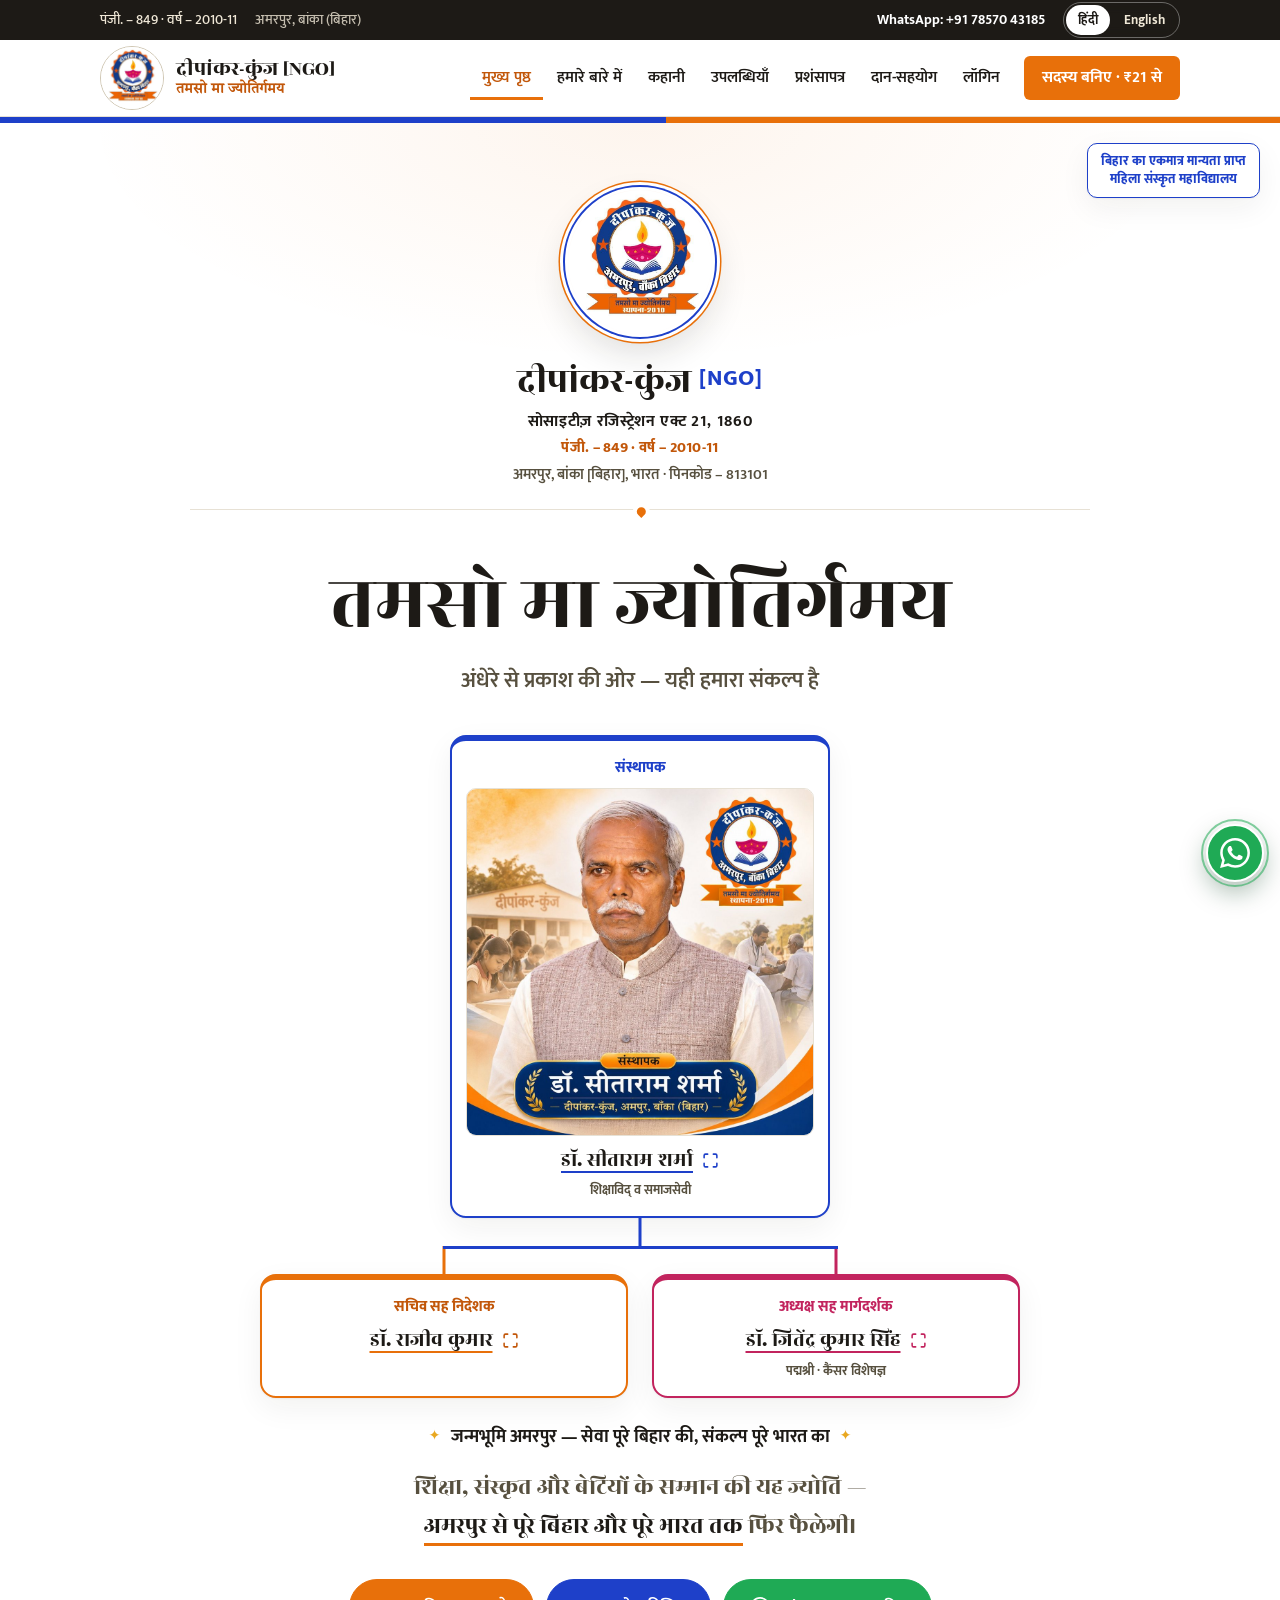
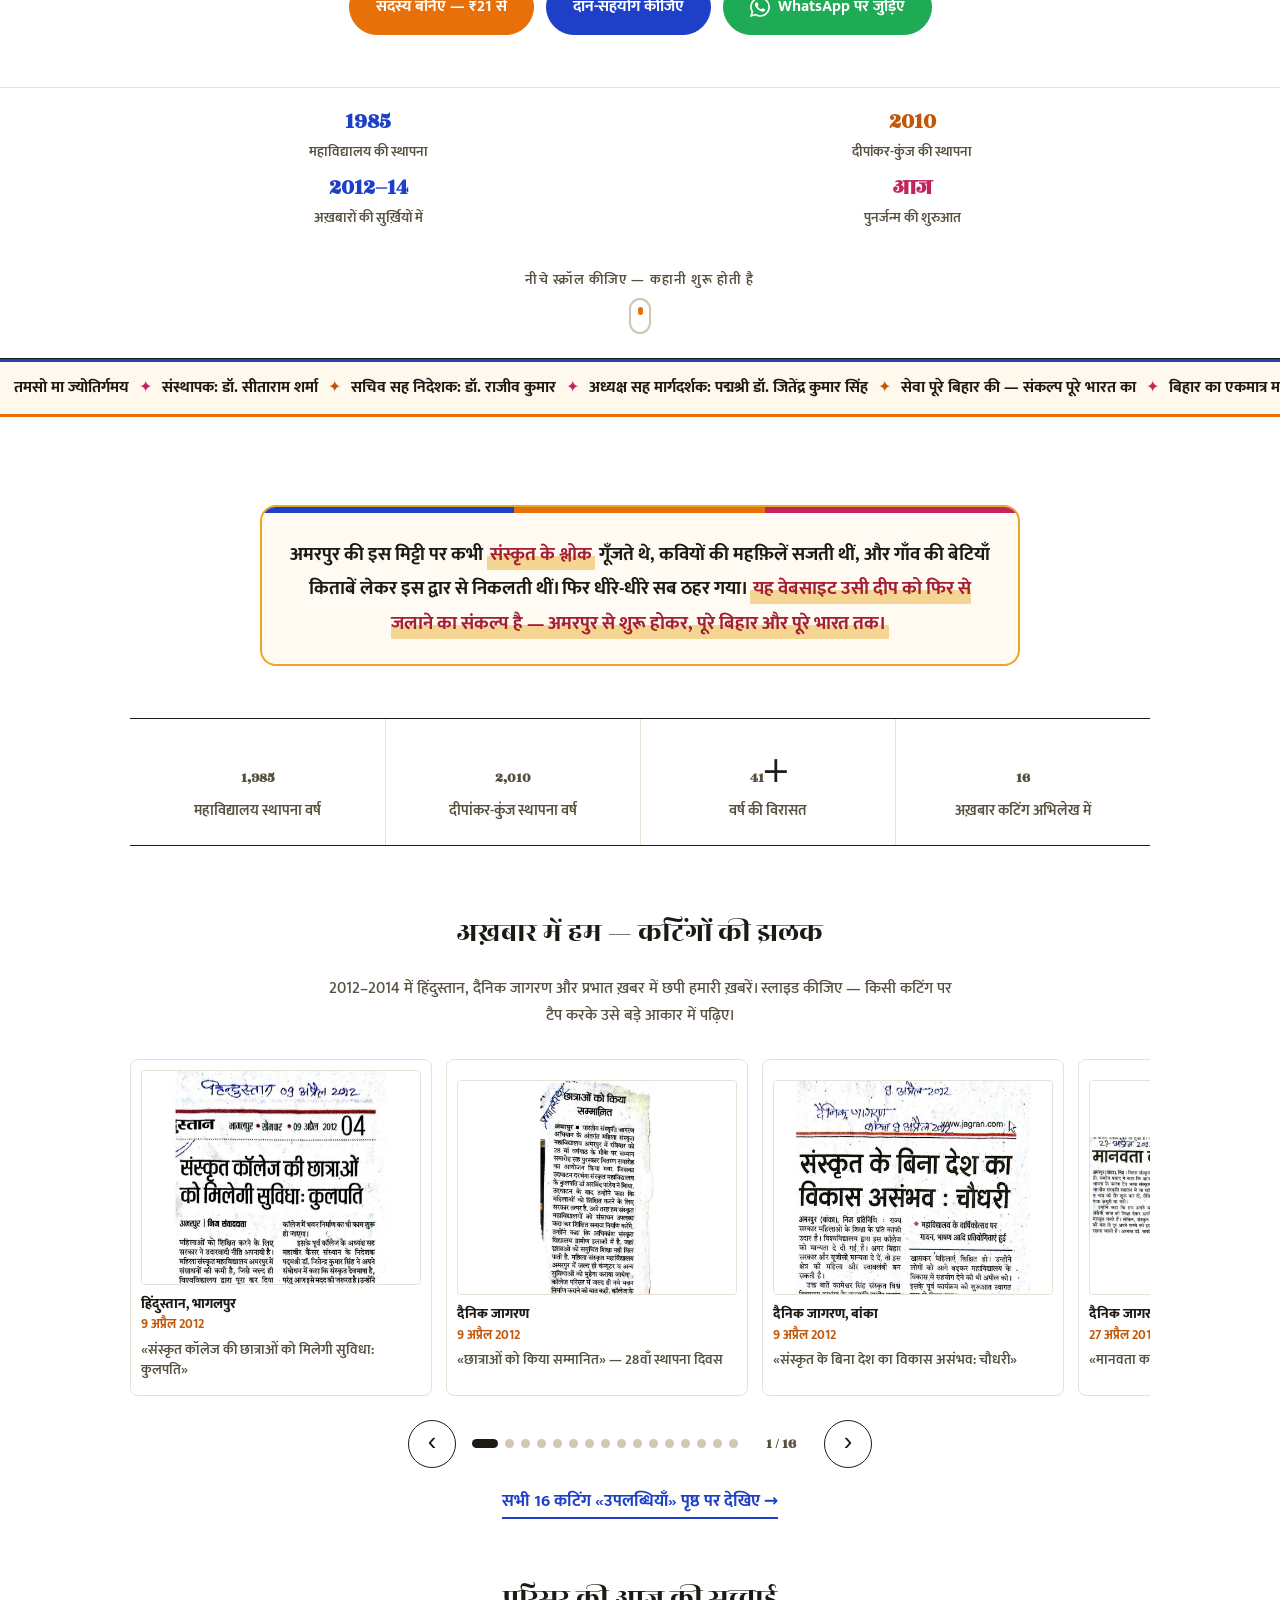
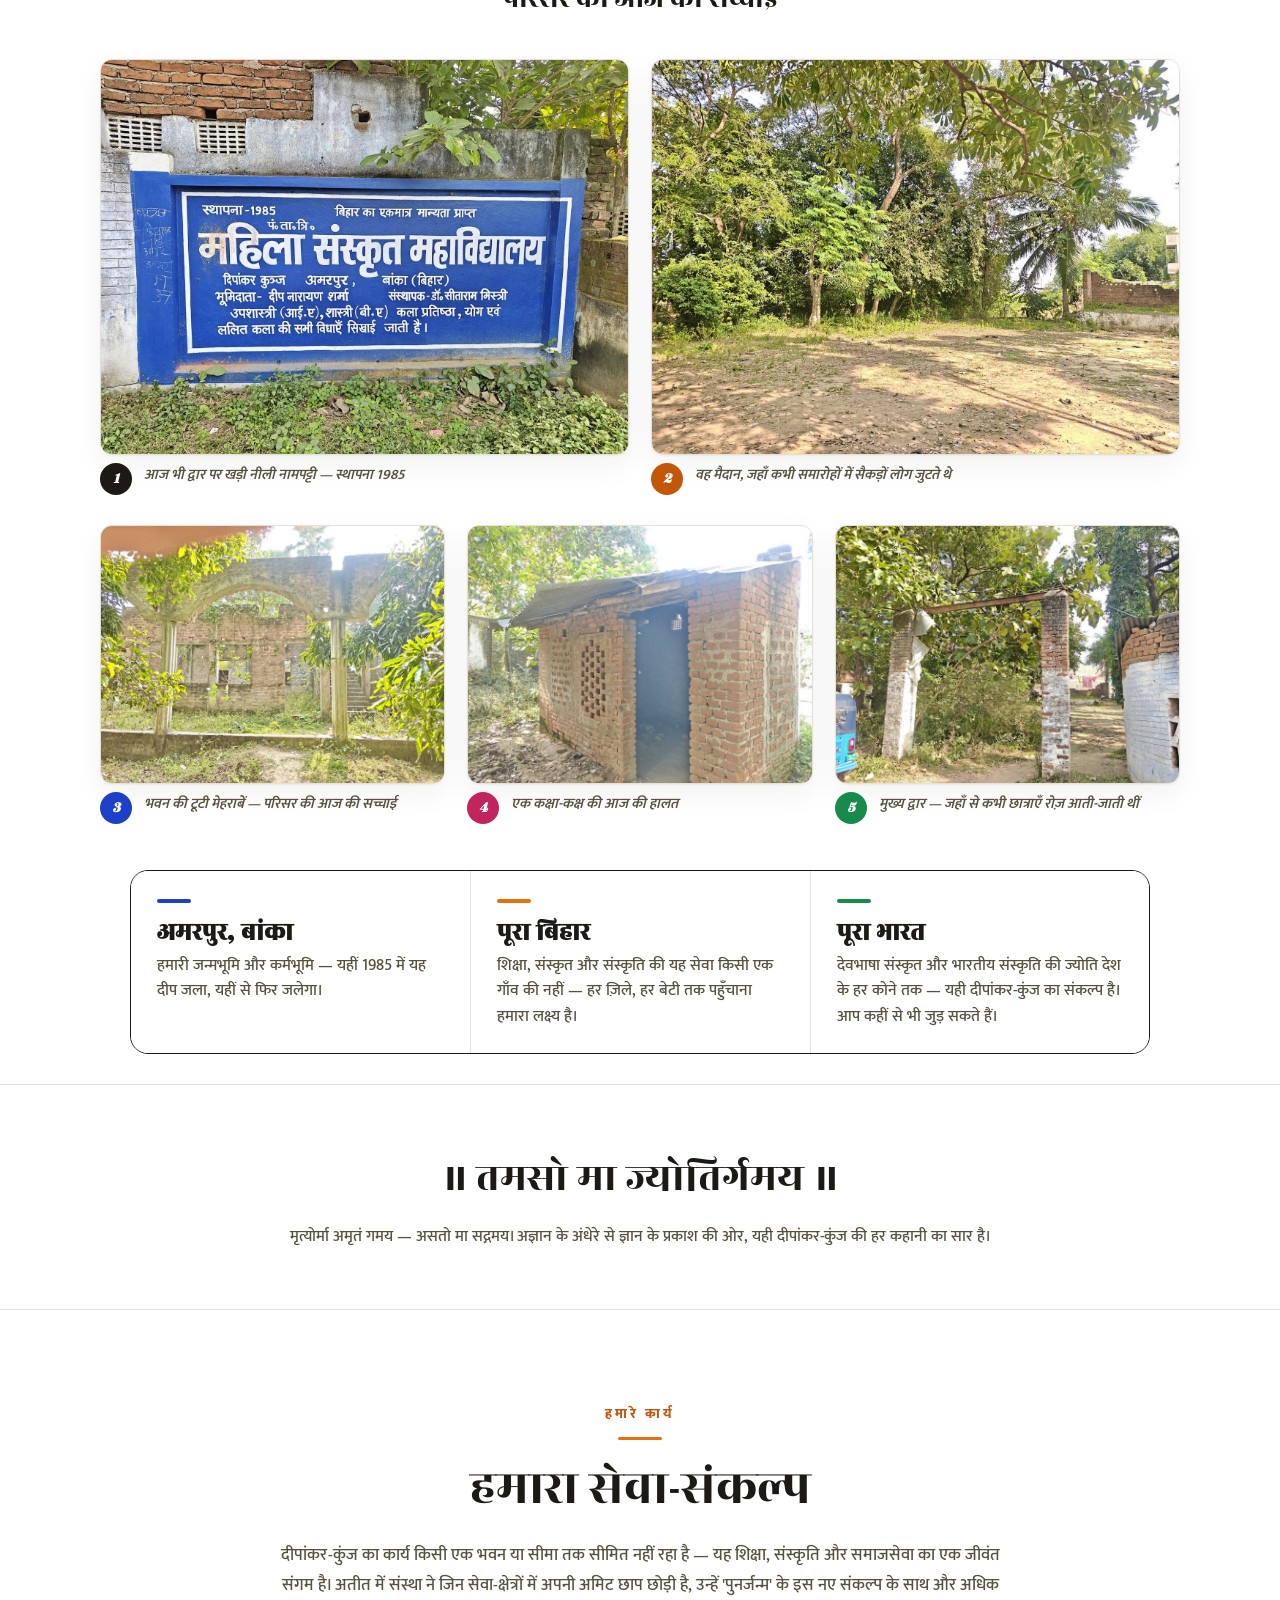
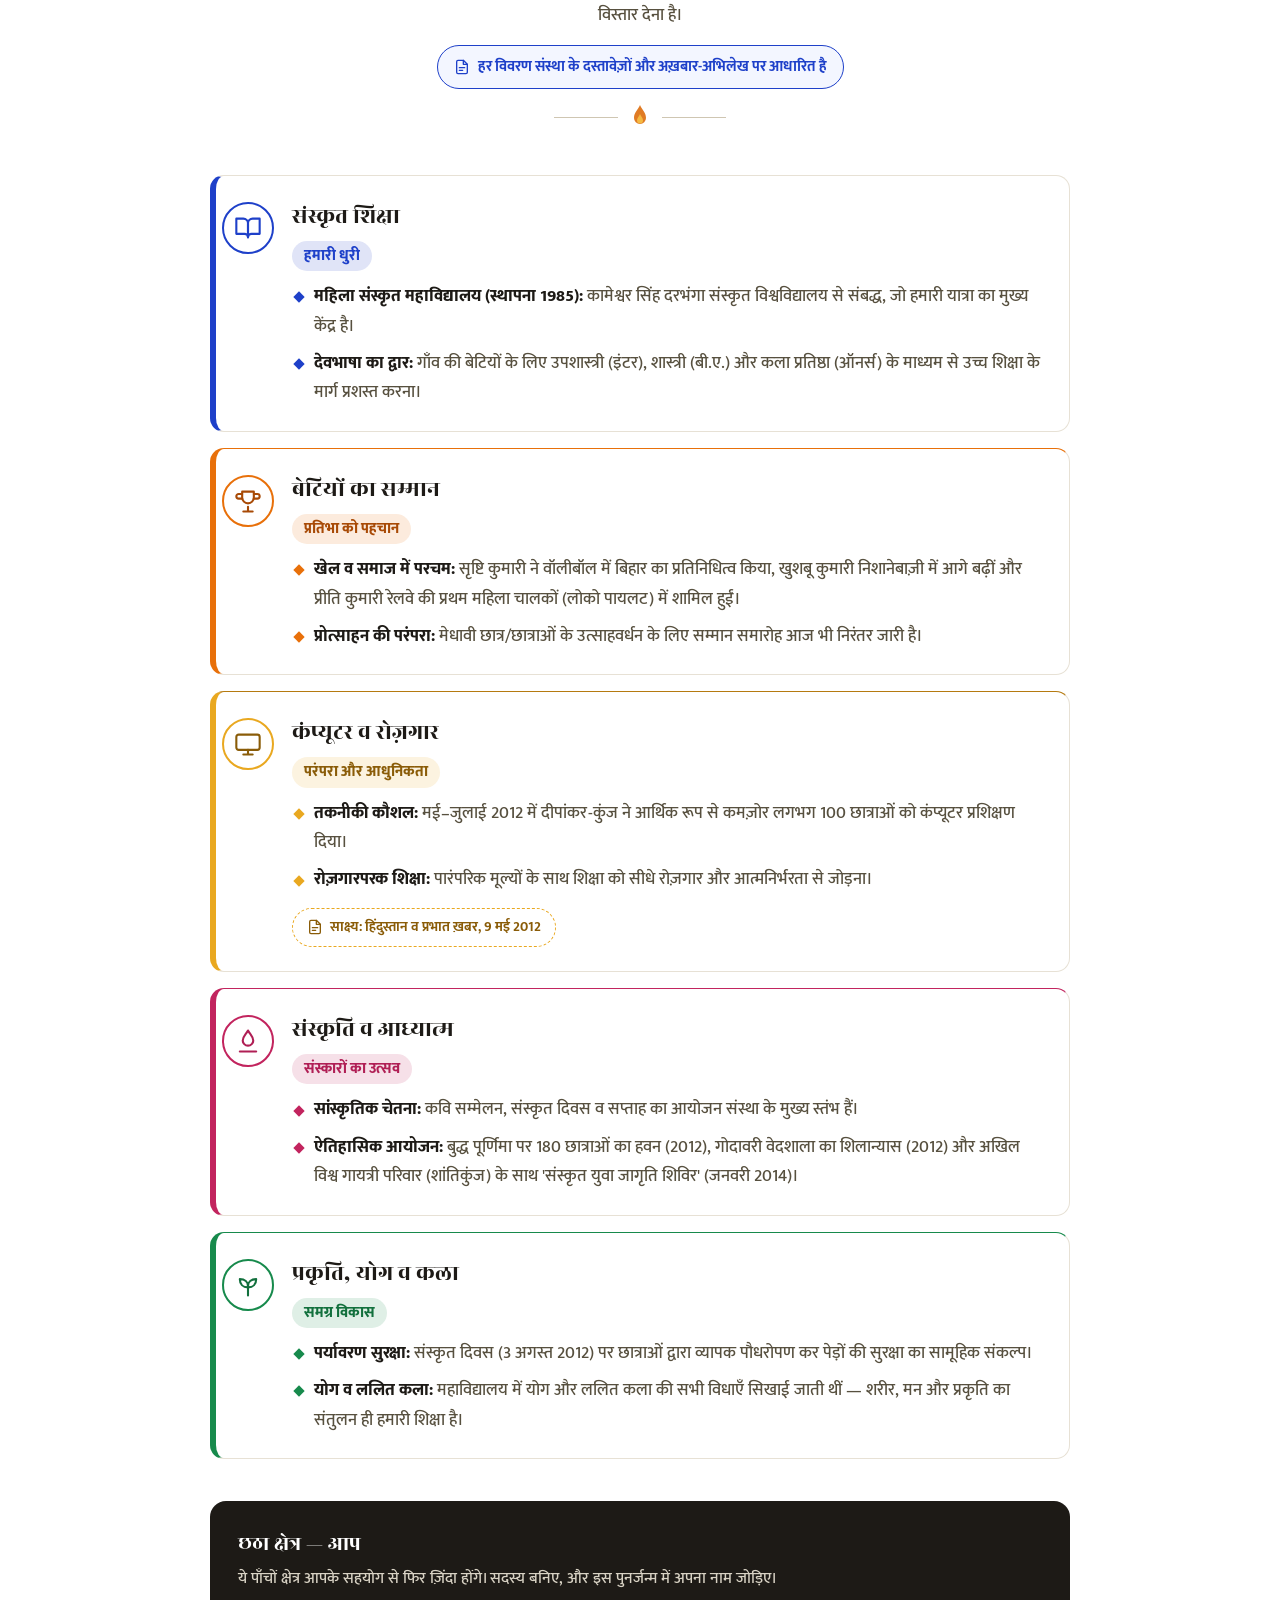
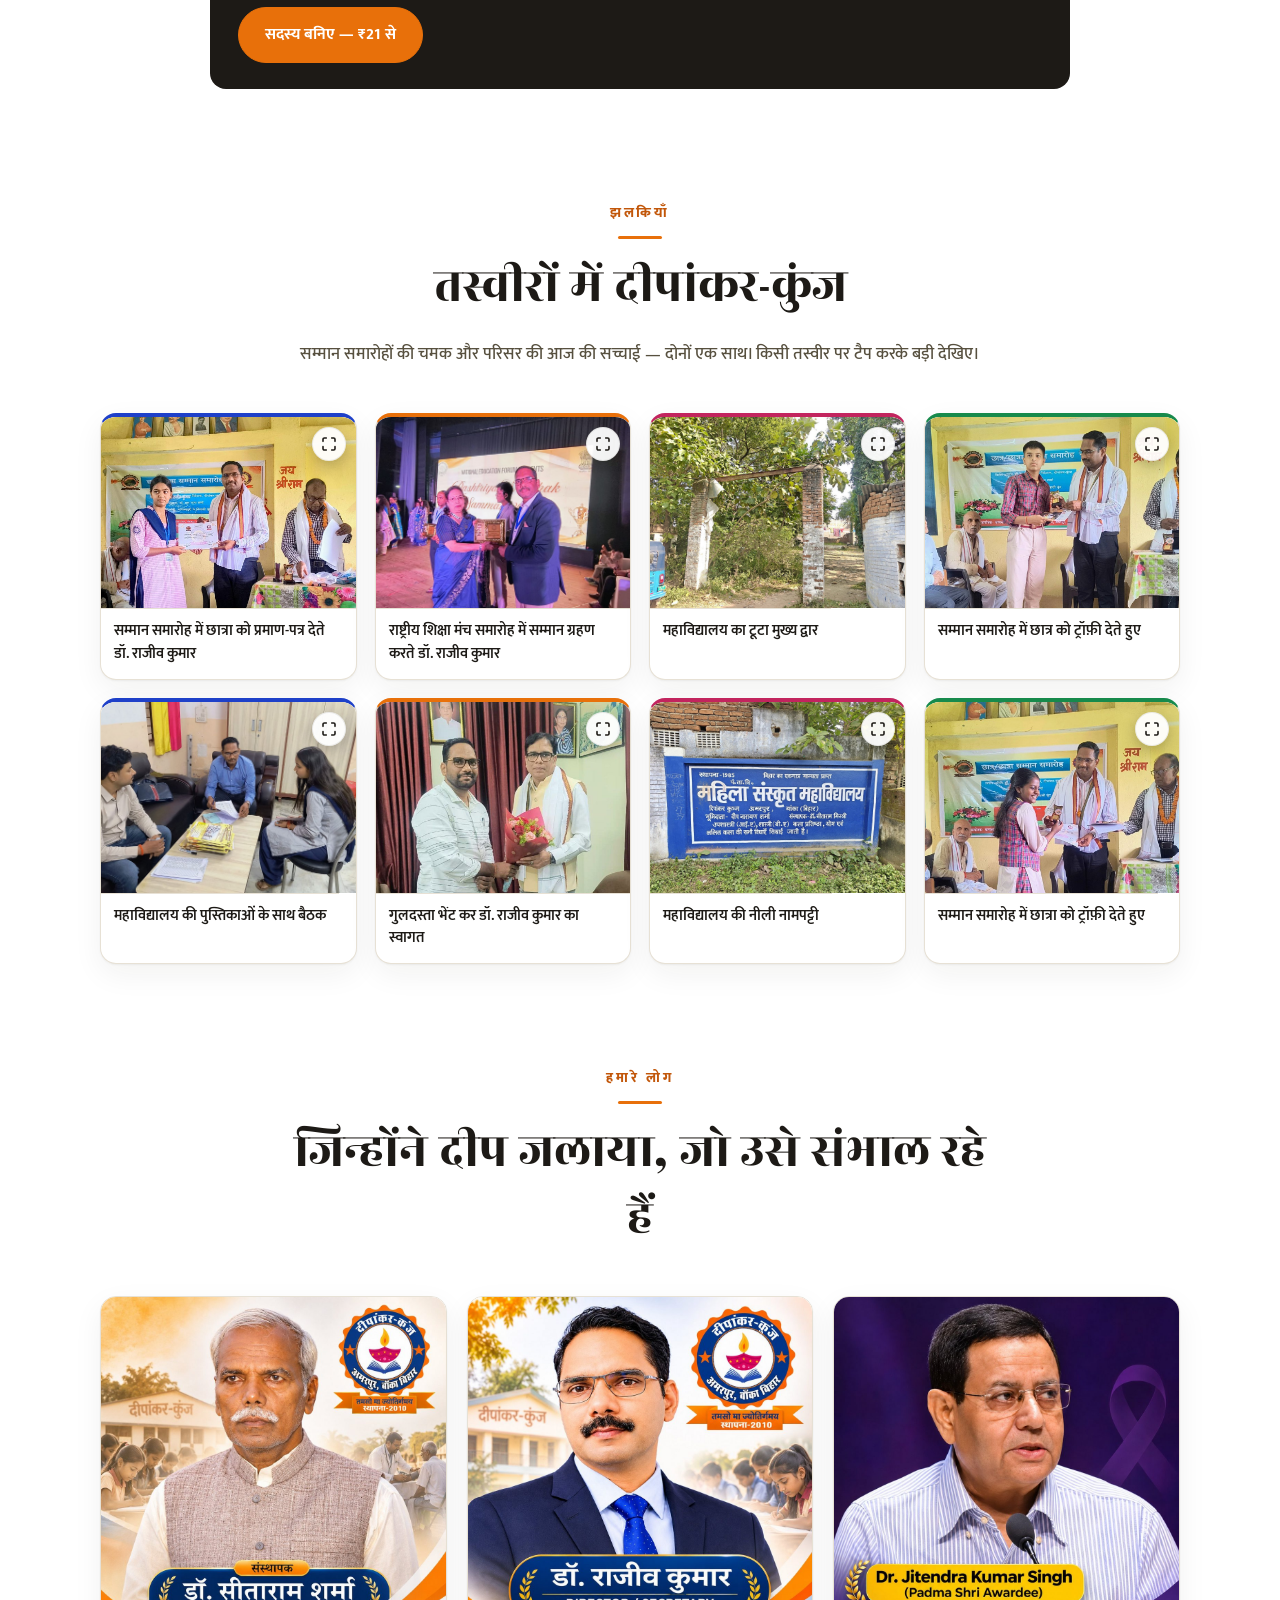
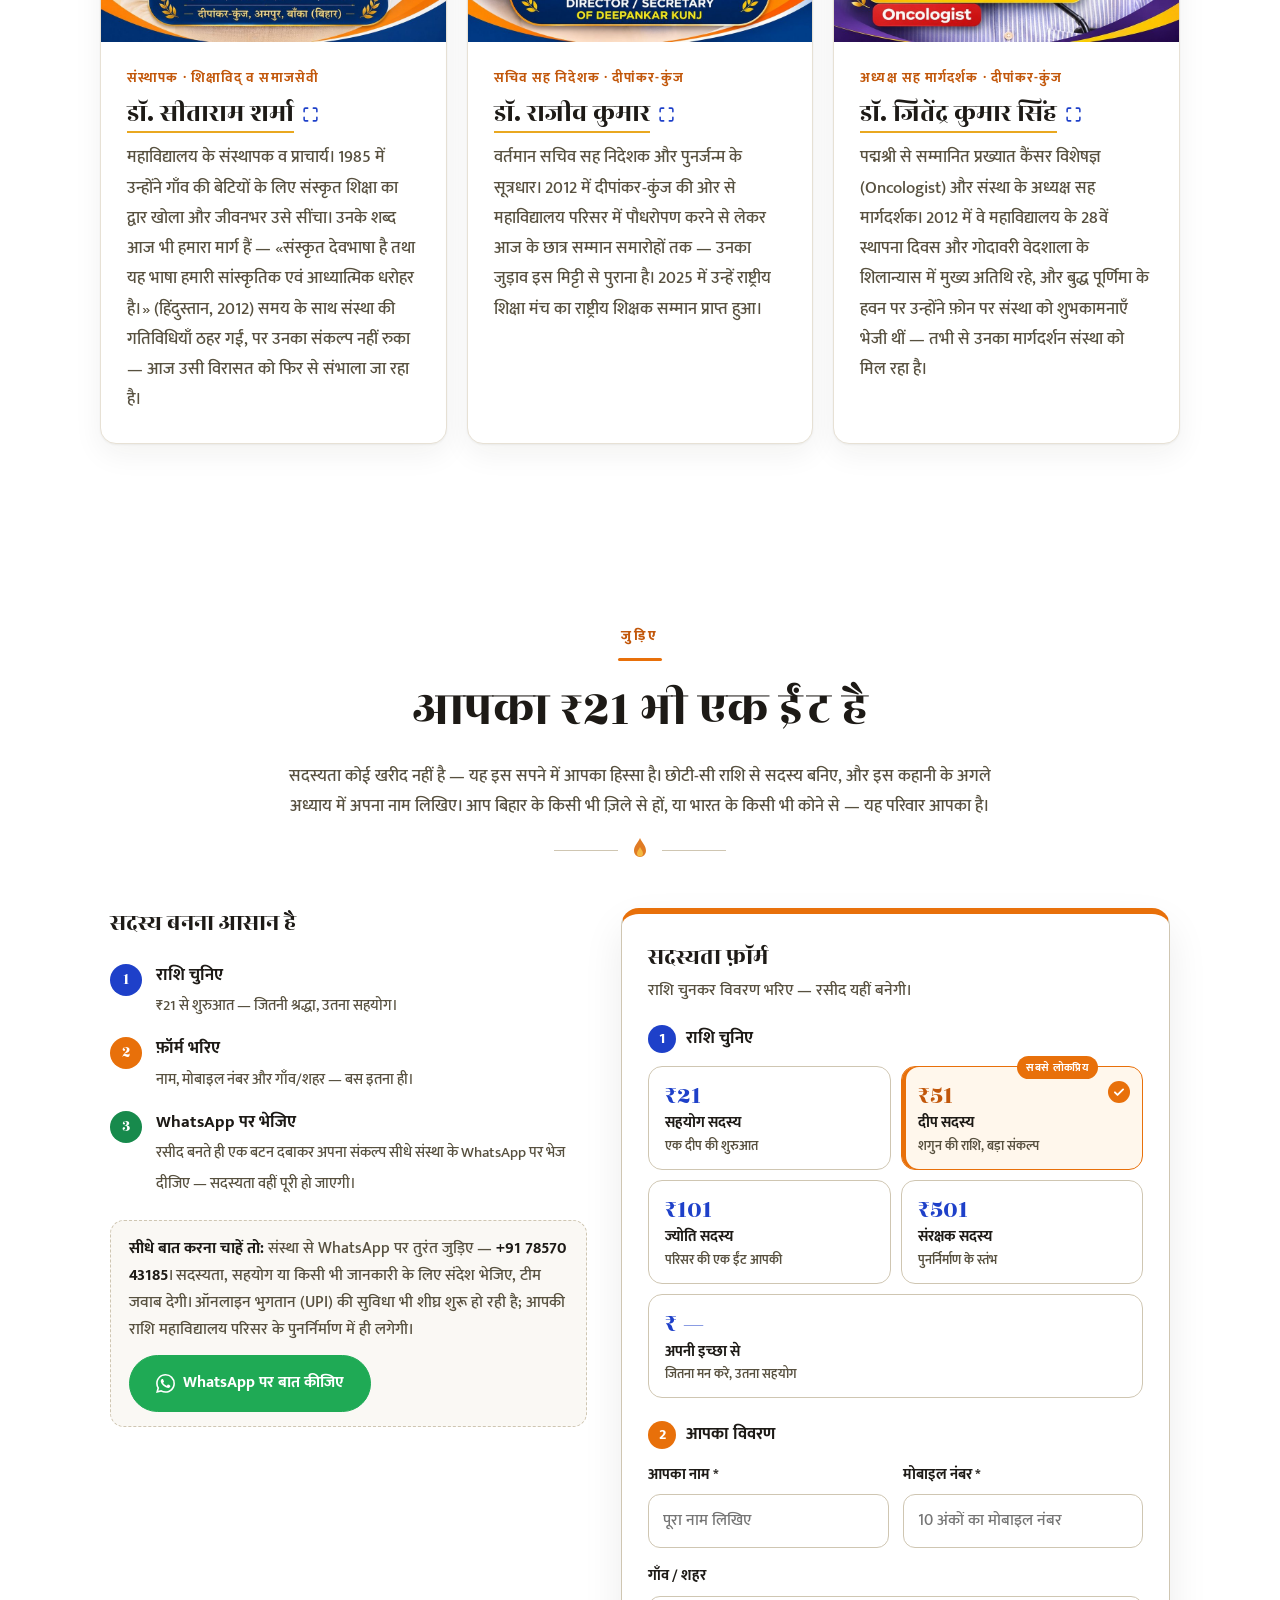
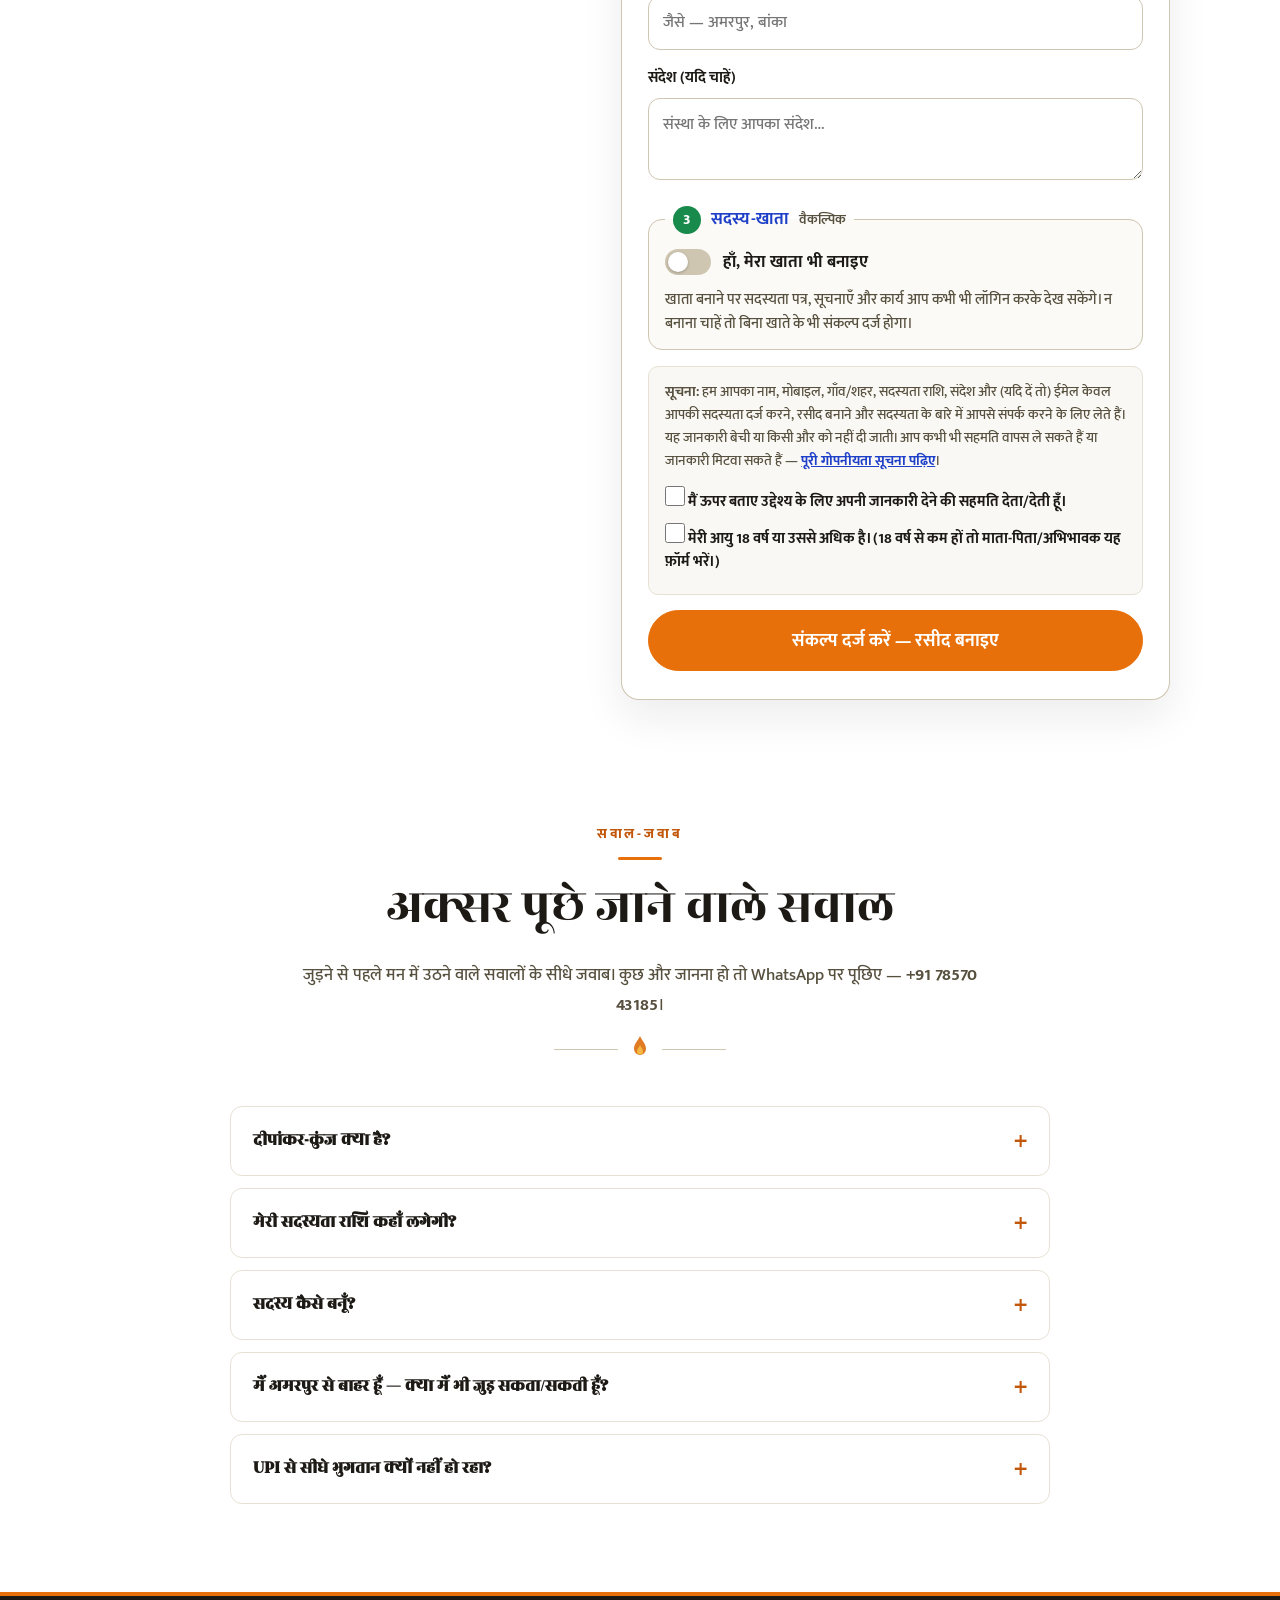
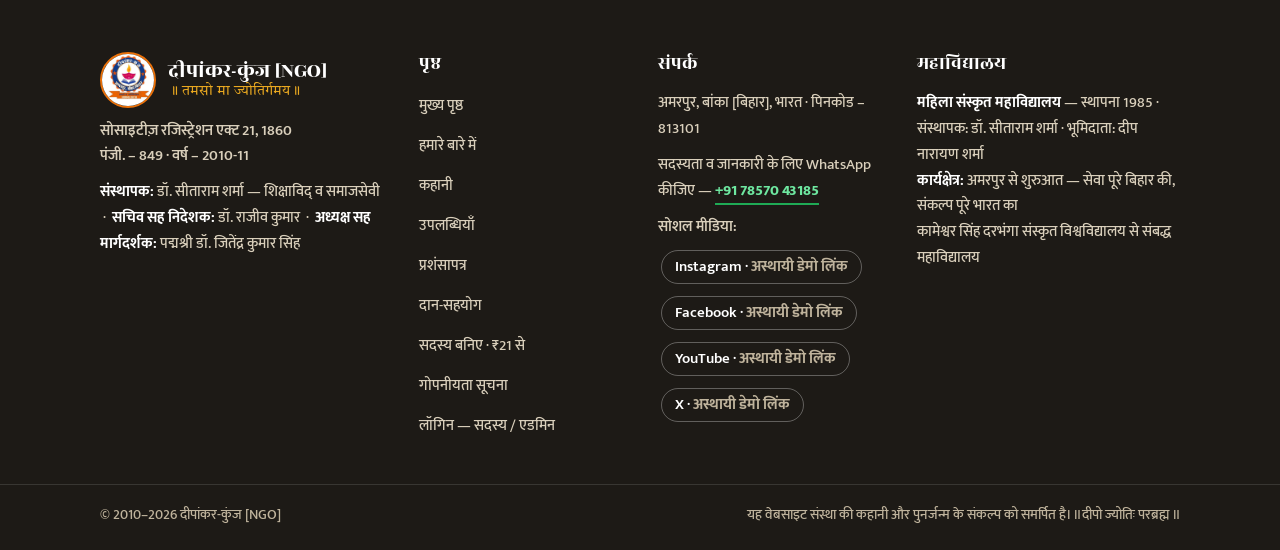
<file: index.html>
<!doctype html>
<html lang="hi">
  <head>
    <meta charset="utf-8" />
    <meta name="viewport" content="width=device-width, initial-scale=1, viewport-fit=cover" />
    <meta name="color-scheme" content="light" />
    <meta name="description" content="दीपांकर-कुंज — अमरपुर, बांका (बिहार) से शुरू होकर पूरे बिहार और पूरे भारत के लिए शिक्षा व संस्कृति का संकल्प। संस्थापक: डॉ. सीताराम शर्मा · सचिव सह निदेशक: डॉ. राजीव कुमार · अध्यक्ष सह मार्गदर्शक: पद्मश्री डॉ. जितेंद्र कुमार सिंह। सदस्य बनिए — सदस्यता ₹21 से शुरू।" />
    <link rel="icon" type="image/jpeg" href="assets/logo.jpg" />
    <link rel="apple-touch-icon" href="assets/logo.jpg" />
    <meta name="theme-color" content="#e8700a" />
    <meta property="og:type" content="website" />
    <meta property="og:site_name" content="दीपांकर-कुंज [NGO]" />
    <meta property="og:title" content="दीपांकर-कुंज — तमसो मा ज्योतिर्गमय | अमरपुर, बांका (बिहार)" />
    <meta property="og:description" content="शिक्षा, संस्कृत और बेटियों के सम्मान के लिए — अमरपुर, बांका से पूरे बिहार और भारत तक। सदस्य बनिए, ₹21 से।" />
    <meta property="og:image" content="assets/logo.jpg" />
    <meta name="twitter:card" content="summary" />
    <script type="application/ld+json">
      {"@context":"https://schema.org","@type":"NGO","name":"Deepankar Kunj","alternateName":"दीपांकर-कुंज","foundingDate":"2010","slogan":"तमसो मा ज्योतिर्गमय","founder":{"@type":"Person","name":"Dr. Sitaram Sharma"},"address":{"@type":"PostalAddress","addressLocality":"Amarpur","addressRegion":"Bihar","postalCode":"813101","addressCountry":"IN"},"telephone":"+91-78570-43185"}
    </script>
    <title>दीपांकर-कुंज — तमसो मा ज्योतिर्गमय | Deepankar Kunj, Amarpur, Banka</title>
    <link rel="preconnect" href="https://fonts.googleapis.com" />
    <link rel="preconnect" href="https://fonts.gstatic.com" crossorigin />
    <link href="https://fonts.googleapis.com/css2?family=Rozha+One&family=Tiro+Devanagari+Hindi:ital@0;1&family=Mukta:wght@300;400;500;600;700;800&display=swap" rel="stylesheet" />
    <link rel="stylesheet" href="css/01-base.css?v=20261117b" />
    <link rel="stylesheet" href="css/02-v2-signboard-colours.css?v=20261117b" />
    <link rel="stylesheet" href="css/03-v3-heritage.css?v=20261117b" />
    <link rel="stylesheet" href="css/04-v4-typography-language.css?v=20261117b" />
    <link rel="stylesheet" href="css/05-v5-pages.css?v=20261117b" />
    <link rel="stylesheet" href="css/06-v6-supporters.css?v=20261117b" />
    <link rel="stylesheet" href="css/07-v7-white-editorial.css?v=20261117b" />
    <link rel="stylesheet" href="css/08-v8-hero-masthead.css?v=20261117b" />
    <link rel="stylesheet" href="css/09-v9-polish.css?v=20261117b" />
    <link rel="stylesheet" href="css/10-v10-home-intro.css?v=20261117b" />
    <link rel="stylesheet" href="css/11-v11-founder-poster.css?v=20261117b" />
    <link rel="stylesheet" href="css/12-v12-press-carousel.css?v=20261117b" />
    <link rel="stylesheet" href="css/13-v13-people-posters.css?v=20261117b" />
    <link rel="stylesheet" href="css/14-site-chrome.css?v=20261117b" />
    <link rel="stylesheet" href="css/15-home-tree-refresh.css?v=20261117b" />
  </head>
  <body class="loading">
    <!-- loading intro — the real Deepankar-Kunj logo -->
    <div id="loader" role="status" aria-label="दीपांकर-कुंज वेबसाइट लोड हो रही है" data-i18n-aria="loader.aria">
      <div class="loader-logo-wrap"><img class="loader-logo" src="assets/logo.jpg" alt="दीपांकर-कुंज का प्रतीक चिह्न — दीपांकर-कुंज, अमरपुर, बाँका बिहार, तमसो मा ज्योतिर्गमय, स्थापना-2010" /></div>
      <p class="loader-quote" aria-label="तमसो मा ज्योतिर्गमय"><span aria-hidden="true"><span class="w">तमसो</span> <span class="w">मा</span> <span class="w w-last">ज्योतिर्गमय</span></span></p>
      <span class="loader-orn" aria-hidden="true">✦ ✦ ✦</span>
      <p class="loader-name" data-i18n="loader.name">दीपांकर-कुंज · अमरपुर, बांका</p>
      <div class="loader-people">
        <figure class="loader-person"><img src="assets/founder.jpg" width="1000" height="1000" alt="संस्थापक डॉ. सीताराम शर्मा का पूरा पोस्टर — दीपांकर-कुंज, अमरपुर, बांका (बिहार)" data-i18n-alt="loader.founder.alt" /><figcaption class="loader-role" data-i18n="loader.role.founder">संस्थापक</figcaption></figure>
        <figure class="loader-person"><img src="assets/director.jpg" width="1000" height="1000" alt="निदेशक डॉ. राजीव कुमार का पूरा पोस्टर — Director / Secretary of Deepankar Kunj" data-i18n-alt="loader.director.alt" /><figcaption class="loader-role" data-i18n="loader.role.director">निदेशक</figcaption></figure>
        <figure class="loader-person"><img src="assets/mentor.jpg" width="1000" height="1000" alt="अध्यक्ष सह मार्गदर्शक पद्मश्री डॉ. जितेंद्र कुमार सिंह — कैंसर विशेषज्ञ (Oncologist)" data-i18n-alt="loader.mentor.alt" /><figcaption class="loader-role" data-i18n="loader.role.mentor">अध्यक्ष सह मार्गदर्शक</figcaption></figure>
      </div>
      <div class="load-line" aria-hidden="true"><i></i></div>
    </div>

    <div id="progress" aria-hidden="true"></div>

    <a class="skip-link" href="#main" data-i18n="skip">मुख्य सामग्री पर जाएँ</a>
    <!-- announcement strip — text set from admin → सेटिंग्स -->
    <div class="announce" id="announce" role="note" hidden></div>
    <!-- ================= SITE CHROME: info bar + header (css/14-site-chrome.css) ================= -->
    <div class="topbar">
      <div class="wrap topbar-in">
        <span class="tb-reg" data-i18n="lh.reg">पंजी. – 849 · वर्ष – 2010-11</span>
        <span class="tb-addr" data-i18n="tb.addr">अमरपुर, बांका (बिहार)</span>
        <a class="tb-wa" href="https://wa.me/917857043185" target="_blank" rel="noopener">WhatsApp: +91 78570 43185</a>
        <div class="lang-toggle" role="group" aria-label="भाषा चुनिए / Choose language"><button type="button" data-lang="hi" class="active">हिंदी</button><button type="button" data-lang="en">English</button></div>
      </div>
    </div>

    <header id="topnav" class="site-header">
      <div class="wrap hdr">
        <a class="brand" href="#/home">
          <img src="assets/logo.jpg" width="48" height="48" alt="" />
          <span class="brand-txt"><b data-i18n="f.name">दीपांकर-कुंज [NGO]</b><small>तमसो मा ज्योतिर्गमय</small></span>
        </a>
        <button type="button" class="menu-btn" aria-expanded="false" aria-controls="siteNav"><span class="menu-ico" aria-hidden="true"></span><span data-i18n="nav.menu">मेनू</span></button>
        <nav id="siteNav" aria-label="मुख्य मेनू" data-i18n-aria="nav.aria">
          <a href="#/home" data-nav="home" data-i18n="nav.home">मुख्य पृष्ठ</a>
          <a href="#/about" data-nav="about" data-i18n="nav.about">हमारे बारे में</a>
          <a href="#/story" data-nav="story" data-i18n="nav.story">कहानी</a>
          <a href="#/achievements" data-nav="achievements" data-i18n="nav.ach">उपलब्धियाँ</a>
          <a href="#/testimonials" data-nav="testimonials" data-i18n="nav.testi">प्रशंसापत्र</a>
          <a href="#/donate" data-nav="donate" data-i18n="nav.donate">दान-सहयोग</a>
          <a href="login/" class="nav-login" data-i18n="nav.login">लॉगिन</a>
          <a class="nav-cta" href="#judiye" data-i18n="nav.cta">सदस्य बनिए · ₹21 से</a>
        </nav>
      </div>
    </header>

    <!-- inner-page banner: title + breadcrumb, filled by showPage() in js/main.js -->
    <div class="page-banner" id="pageBanner" hidden>
      <div class="wrap">
        <p class="crumbs"><a href="#/home" data-i18n="nav.home">मुख्य पृष्ठ</a> <span aria-hidden="true">/</span> <span id="crumbHere"></span></p>
        <h1 id="bannerTitle" class="serif"></h1>
      </div>
    </div>

    <!-- ================= HERO ================= -->
    <header class="hero" id="top" data-page="home">
      <div class="hero-sticker" data-i18n="hero.sticker">बिहार का एकमात्र मान्यता प्राप्त<br />महिला संस्कृत महाविद्यालय</div>
      <div class="hero-in">
        <img class="hero-logo" src="assets/logo.jpg" alt="दीपांकर-कुंज का प्रतीक चिह्न — खुली किताब पर जलता दीप" data-i18n-alt="hero.logo.alt" />
        <div class="letterhead">
          <div class="lh-name" data-i18n="lh.name">दीपांकर-कुंज <span class="lh-ngo">[NGO]</span></div>
          <div class="lh-act" data-i18n="lh.act">सोसाइटीज़ रजिस्ट्रेशन एक्ट 21, 1860</div>
          <div class="lh-reg" data-i18n="lh.reg">पंजी. – 849 · वर्ष – 2010-11</div>
          <div class="lh-addr" data-i18n="lh.addr">अमरपुर, बांका [बिहार], भारत · पिनकोड – 813101</div>
        </div>
        <h1>तमसो मा ज्योतिर्गमय</h1>
        <div class="hero-motto-sub" data-i18n="hero.sub">अंधेरे से प्रकाश की ओर — यही हमारा संकल्प है</div>
        <div class="hero-leaders">
          <div class="hl-item"><span class="hl-role" data-i18n="hero.role.founder">संस्थापक</span><button type="button" class="hl-name hl-link" data-lb="assets/founder.jpg" data-lb-alt="संस्थापक डॉ. सीताराम शर्मा का पूरा पोस्टर — दीपांकर-कुंज, अमरपुर, बांका (बिहार)" data-lb-alt-en="Full poster of Founder Dr. Sitaram Sharma — Deepankar Kunj, Amarpur, Banka (Bihar)" data-cap="संस्थापक — डॉ. सीताराम शर्मा · शिक्षाविद् व समाजसेवी" data-cap-en="Founder — Dr. Sitaram Sharma · Educationist & Social Worker" aria-label="डॉ. सीताराम शर्मा की तस्वीर बड़ी करके देखें" data-i18n-aria="hero.lb.founder"><img class="hl-photo" src="assets/founder.jpg" width="1000" height="1000" alt="" /><span data-i18n="hero.name.founder">डॉ. सीताराम शर्मा</span><svg class="hl-ico" width="17" height="17" viewBox="0 0 24 24" fill="none" stroke="currentColor" stroke-width="2.2" stroke-linecap="round" stroke-linejoin="round" aria-hidden="true"><path d="M8 3H5a2 2 0 0 0-2 2v3"/><path d="M16 3h3a2 2 0 0 1 2 2v3"/><path d="M8 21H5a2 2 0 0 1-2-2v-3"/><path d="M16 21h3a2 2 0 0 0 2-2v-3"/></svg></button><span class="hl-desc" data-i18n="hero.founder.desc">शिक्षाविद् व समाजसेवी</span></div>
          <div class="hl-item"><span class="hl-role" data-i18n="hero.role.secretary">सचिव सह निदेशक</span><button type="button" class="hl-name hl-link" data-lb="assets/director.jpg" data-lb-alt="निदेशक डॉ. राजीव कुमार का पूरा पोस्टर — Director / Secretary of Deepankar Kunj" data-lb-alt-en="Full poster of Director Dr. Rajeev Kumar — Director / Secretary of Deepankar Kunj" data-cap="सचिव सह निदेशक — डॉ. राजीव कुमार · दीपांकर-कुंज" data-cap-en="Secretary-cum-Director — Dr. Rajeev Kumar · Deepankar Kunj" aria-label="डॉ. राजीव कुमार की तस्वीर बड़ी करके देखें" data-i18n-aria="hero.lb.secretary"><span data-i18n="hero.name.secretary">डॉ. राजीव कुमार</span><svg class="hl-ico" width="17" height="17" viewBox="0 0 24 24" fill="none" stroke="currentColor" stroke-width="2.2" stroke-linecap="round" stroke-linejoin="round" aria-hidden="true"><path d="M8 3H5a2 2 0 0 0-2 2v3"/><path d="M16 3h3a2 2 0 0 1 2 2v3"/><path d="M8 21H5a2 2 0 0 1-2-2v-3"/><path d="M16 21h3a2 2 0 0 0 2-2v-3"/></svg></button></div>
          <div class="hl-item"><span class="hl-role" data-i18n="hero.role.mentor">अध्यक्ष सह मार्गदर्शक</span><button type="button" class="hl-name hl-link" data-lb="assets/mentor.jpg" data-lb-alt="अध्यक्ष सह मार्गदर्शक पद्मश्री डॉ. जितेंद्र कुमार सिंह — कैंसर विशेषज्ञ (Oncologist)" data-lb-alt-en="President cum Mentor Padma Shri Dr. Jitendra Kumar Singh — oncologist" data-cap="अध्यक्ष सह मार्गदर्शक — पद्मश्री डॉ. जितेंद्र कुमार सिंह · कैंसर विशेषज्ञ" data-cap-en="President cum Mentor — Padma Shri Dr. Jitendra Kumar Singh · Oncologist" aria-label="डॉ. जितेंद्र कुमार सिंह की तस्वीर बड़ी करके देखें" data-i18n-aria="hero.lb.mentor"><span data-i18n="hero.name.mentor">डॉ. जितेंद्र कुमार सिंह</span><svg class="hl-ico" width="17" height="17" viewBox="0 0 24 24" fill="none" stroke="currentColor" stroke-width="2.2" stroke-linecap="round" stroke-linejoin="round" aria-hidden="true"><path d="M8 3H5a2 2 0 0 0-2 2v3"/><path d="M16 3h3a2 2 0 0 1 2 2v3"/><path d="M8 21H5a2 2 0 0 1-2-2v-3"/><path d="M16 21h3a2 2 0 0 0 2-2v-3"/></svg></button><span class="hl-desc" data-i18n="hero.mentor.desc">पद्मश्री · कैंसर विशेषज्ञ</span></div>
        </div>
        <p class="hero-scope" data-i18n="hero.scope">जन्मभूमि अमरपुर — सेवा पूरे बिहार की, संकल्प पूरे भारत का</p>
        <p class="hero-line" data-i18n="hero.line">शिक्षा, संस्कृत और बेटियों के सम्मान की यह ज्योति —<br /><em>अमरपुर से पूरे बिहार और पूरे भारत तक</em> फिर फैलेगी।</p>
        <div class="hero-cta">
          <a class="btn btn-gold" href="#judiye" data-i18n="hero.cta.join">सदस्य बनिए — ₹21 से</a>
          <a class="btn btn-donate" href="#/donate" data-i18n="hero.cta.donate">दान-सहयोग कीजिए</a>
          <a class="btn btn-wa" href="https://wa.me/917857043185?text=%E0%A4%A8%E0%A4%AE%E0%A4%B8%E0%A5%8D%E0%A4%A4%E0%A5%87%2C%20%E0%A4%AE%E0%A5%88%E0%A4%82%20%E0%A4%A6%E0%A5%80%E0%A4%AA%E0%A4%BE%E0%A4%82%E0%A4%95%E0%A4%B0-%E0%A4%95%E0%A5%81%E0%A4%82%E0%A4%9C%20%E0%A4%B8%E0%A5%87%20%E0%A4%9C%E0%A5%81%E0%A4%A1%E0%A4%BC%E0%A4%A8%E0%A4%BE%20%E0%A4%9A%E0%A4%BE%E0%A4%B9%E0%A4%A4%E0%A4%BE/%E0%A4%9A%E0%A4%BE%E0%A4%B9%E0%A4%A4%E0%A5%80%20%E0%A4%B9%E0%A5%82%E0%A4%81%E0%A5%A4%20%E0%A4%95%E0%A5%83%E0%A4%AA%E0%A4%AF%E0%A4%BE%20%E0%A4%B8%E0%A4%A6%E0%A4%B8%E0%A5%8D%E0%A4%AF%E0%A4%A4%E0%A4%BE%20%E0%A4%95%E0%A5%80%20%E0%A4%9C%E0%A4%BE%E0%A4%A8%E0%A4%95%E0%A4%BE%E0%A4%B0%E0%A5%80%20%E0%A4%A6%E0%A5%80%E0%A4%9C%E0%A4%BF%E0%A4%8F%E0%A5%A4" target="_blank" rel="noopener"><svg width="20" height="20" viewBox="0 0 24 24" fill="currentColor" aria-hidden="true"><path d="M17.472 14.382c-.297-.149-1.758-.867-2.03-.967-.273-.099-.471-.148-.67.15-.197.297-.767.966-.94 1.164-.173.199-.347.223-.644.075-.297-.15-1.255-.463-2.39-1.475-.883-.788-1.48-1.761-1.653-2.059-.173-.297-.018-.458.13-.606.134-.133.298-.347.446-.52.149-.174.198-.298.298-.497.099-.198.05-.371-.025-.52-.075-.149-.669-1.612-.916-2.207-.242-.579-.487-.5-.669-.51-.173-.008-.371-.01-.57-.01-.198 0-.52.074-.792.372-.272.297-1.04 1.016-1.04 2.479 0 1.462 1.065 2.875 1.213 3.074.149.198 2.096 3.2 5.077 4.487.709.306 1.262.489 1.694.625.712.227 1.36.195 1.871.118.571-.085 1.758-.719 2.006-1.413.248-.694.248-1.289.173-1.413-.074-.124-.272-.198-.57-.347m-5.421 7.403h-.004a9.87 9.87 0 0 1-5.031-1.378l-.361-.214-3.741.982.998-3.648-.235-.374a9.86 9.86 0 0 1-1.51-5.26c.001-5.45 4.436-9.884 9.888-9.884 2.64 0 5.122 1.03 6.988 2.898a9.825 9.825 0 0 1 2.893 6.994c-.003 5.45-4.437 9.884-9.885 9.884m8.413-18.297A11.815 11.815 0 0 0 12.05 0C5.495 0 .16 5.335.157 11.892c0 2.096.547 4.142 1.588 5.945L.057 24l6.305-1.654a11.882 11.882 0 0 0 5.683 1.448h.005c6.554 0 11.89-5.335 11.893-11.893a11.821 11.821 0 0 0-3.48-8.413z"/></svg><span data-i18n="hero.cta.wa">WhatsApp पर जुड़िए</span></a>
        </div>
      </div>
      <p class="visit-pill" hidden><svg width="16" height="16" viewBox="0 0 24 24" fill="none" stroke="currentColor" stroke-width="2.2" stroke-linecap="round" stroke-linejoin="round" aria-hidden="true"><path d="M2 12s3.6-7 10-7 10 7 10 7-3.6 7-10 7S2 12 2 12z"/><circle cx="12" cy="12" r="3"/></svg><span><b class="visit-count num">—</b> <span data-i18n="visit.label">आगंतुक अब तक</span></span></p>
      <div class="hero-strip">
        <div class="wrap">
          <div><b>1985</b><span data-i18n="strip.1">महाविद्यालय की स्थापना</span></div>
          <div><b>2010</b><span data-i18n="strip.2">दीपांकर-कुंज की स्थापना</span></div>
          <div><b>2012–14</b><span data-i18n="strip.3">अख़बारों की सुर्ख़ियों में</span></div>
          <div><b>आज</b><span data-i18n="strip.4">पुनर्जन्म की शुरुआत</span></div>
        </div>
      </div>
      <div class="scroll-hint"><span data-i18n="hero.scroll">नीचे स्क्रॉल कीजिए — कहानी शुरू होती है</span><i></i></div>
    </header>

    <div class="marquee" aria-hidden="true" data-page="home">
      <div class="marquee-track" id="marqueeTrack">
        <span data-i18n="marquee">तमसो मा ज्योतिर्गमय <b>✦</b> संस्थापक: डॉ. सीताराम शर्मा <b>✦</b> सचिव सह निदेशक: डॉ. राजीव कुमार <b>✦</b> अध्यक्ष सह मार्गदर्शक: पद्मश्री डॉ. जितेंद्र कुमार सिंह <b>✦</b> सेवा पूरे बिहार की — संकल्प पूरे भारत का <b>✦</b> बिहार का एकमात्र मान्यता प्राप्त महिला संस्कृत महाविद्यालय <b>✦</b> सदस्यता ₹21 से शुरू <b>✦</b></span>
      </div>
    </div>

    <!-- ================= INTRO ================= -->
    <section class="sec" id="kahani" style="padding-bottom:30px" data-page="home">
      <div class="wrap">
        <p class="statement rv" data-i18n="intro.statement">अमरपुर की इस मिट्टी पर कभी <span class="hl">संस्कृत के श्लोक</span> गूँजते थे, कवियों की महफ़िलें सजती थीं, और गाँव की बेटियाँ किताबें लेकर इस द्वार से निकलती थीं। फिर धीरे-धीरे सब ठहर गया। <span class="hl">यह वेबसाइट उसी दीप को फिर से जलाने का संकल्प है — अमरपुर से शुरू होकर, पूरे बिहार और पूरे भारत तक।</span></p>
        <div class="stats">
          <div class="stat rv"><b><span data-count="1985">0</span></b><span data-i18n="stat.1">महाविद्यालय स्थापना वर्ष</span></div>
          <div class="stat rv"><b><span data-count="2010">0</span></b><span data-i18n="stat.2">दीपांकर-कुंज स्थापना वर्ष</span></div>
          <div class="stat rv"><b><span data-count="41">0</span>+</b><span data-i18n="stat.3">वर्ष की विरासत</span></div>
          <div class="stat rv"><b><span data-count="16">0</span></b><span data-i18n="stat.4">अख़बार कटिंग अभिलेख में</span></div>
        </div>
        <div class="press-carousel">
          <p class="seq-head rv" data-i18n="hpcar.h">अख़बार में हम — कटिंगों की झलक</p>
          <p class="pcar-sub rv" data-i18n="hpcar.sub">2012–2014 में हिंदुस्तान, दैनिक जागरण और प्रभात ख़बर में छपी हमारी ख़बरें। स्लाइड कीजिए — किसी कटिंग पर टैप करके उसे बड़े आकार में पढ़िए।</p>
          <div class="pcar-track" id="pcarTrack">
            <button type="button" class="pcar-slide" data-cap="हिंदुस्तान, भागलपुर · सोमवार, 9 अप्रैल 2012 — «संस्कृत कॉलेज की छात्राओं को मिलेगी सुविधा: कुलपति»" data-i18n-cap="p1"><img src="assets/press-01.jpg" alt="हिंदुस्तान 9 अप्रैल 2012 की कटिंग — संस्कृत कॉलेज की छात्राओं को मिलेगी सुविधा" loading="lazy" /><span class="pc-paper" data-i18n="p1.paper">हिंदुस्तान, भागलपुर</span><span class="pc-date" data-i18n="p1.date">9 अप्रैल 2012</span><span class="pc-head" data-i18n="p1.head">«संस्कृत कॉलेज की छात्राओं को मिलेगी सुविधा: कुलपति»</span></button>
            <button type="button" class="pcar-slide" data-cap="दैनिक जागरण · 9 अप्रैल 2012 — «छात्राओं को किया सम्मानित» (28वाँ स्थापना दिवस समारोह)" data-i18n-cap="p2"><img src="assets/press-02.jpg" alt="दैनिक जागरण 9 अप्रैल 2012 की कटिंग — छात्राओं को किया सम्मानित" loading="lazy" /><span class="pc-paper" data-i18n="p2.paper">दैनिक जागरण</span><span class="pc-date" data-i18n="p2.date">9 अप्रैल 2012</span><span class="pc-head" data-i18n="p2.head">«छात्राओं को किया सम्मानित» — 28वाँ स्थापना दिवस</span></button>
            <button type="button" class="pcar-slide" data-cap="दैनिक जागरण, बांका · 9 अप्रैल 2012 — «संस्कृत के बिना देश का विकास असंभव: चौधरी»" data-i18n-cap="p3"><img src="assets/press-03.jpg" alt="दैनिक जागरण 9 अप्रैल 2012 की कटिंग — संस्कृत के बिना देश का विकास असंभव" loading="lazy" /><span class="pc-paper" data-i18n="p3.paper">दैनिक जागरण, बांका</span><span class="pc-date" data-i18n="p3.date">9 अप्रैल 2012</span><span class="pc-head" data-i18n="p3.head">«संस्कृत के बिना देश का विकास असंभव: चौधरी»</span></button>
            <button type="button" class="pcar-slide" data-cap="दैनिक जागरण · 27 अप्रैल 2012 — «मानवता का पाठ पढ़ाती है देव भाषा संस्कृत»" data-i18n-cap="p4"><img src="assets/press-04.jpg" alt="दैनिक जागरण 27 अप्रैल 2012 की कटिंग — मानवता का पाठ पढ़ाती है देव भाषा संस्कृत" loading="lazy" /><span class="pc-paper" data-i18n="p4.paper">दैनिक जागरण</span><span class="pc-date" data-i18n="p4.date">27 अप्रैल 2012</span><span class="pc-head" data-i18n="p4.head">«मानवता का पाठ पढ़ाती है देव भाषा संस्कृत»</span></button>
            <button type="button" class="pcar-slide" data-cap="अख़बार कटिंग 5 — संस्था अभिलेख से (महाविद्यालय, अमरपुर)" data-i18n-cap="p5"><img src="assets/press-05.jpg" alt="महाविद्यालय से जुड़ी अख़बार कटिंग 5 — संस्था अभिलेख" loading="lazy" /><span class="pc-paper" data-i18n="p5.paper">अख़बार कटिंग</span><span class="pc-date" data-i18n="p5.date">संस्था अभिलेख से</span><span class="pc-head" data-i18n="p5.head">महाविद्यालय की ख़बर — कटिंग 5</span></button>
            <button type="button" class="pcar-slide" data-cap="हिंदुस्तान · शुक्रवार, 27 अप्रैल 2012 — «संस्कृत भाषा से ही प्राचीन सभ्यता की वापसी संभव»" data-i18n-cap="p6"><img src="assets/press-06.jpg" alt="हिंदुस्तान 27 अप्रैल 2012 की कटिंग — संस्कृत भाषा से ही प्राचीन सभ्यता की वापसी संभव" loading="lazy" /><span class="pc-paper" data-i18n="p6.paper">हिंदुस्तान</span><span class="pc-date" data-i18n="p6.date">27 अप्रैल 2012</span><span class="pc-head" data-i18n="p6.head">«संस्कृत भाषा से ही प्राचीन सभ्यता की वापसी संभव»</span></button>
            <button type="button" class="pcar-slide" data-cap="अख़बार कटिंग 7 — संस्था अभिलेख से (महाविद्यालय, अमरपुर)" data-i18n-cap="p7"><img src="assets/press-07.jpg" alt="महाविद्यालय से जुड़ी अख़बार कटिंग 7 — संस्था अभिलेख" loading="lazy" /><span class="pc-paper" data-i18n="p7.paper">अख़बार कटिंग</span><span class="pc-date" data-i18n="p7.date">संस्था अभिलेख से</span><span class="pc-head" data-i18n="p7.head">महाविद्यालय की ख़बर — कटिंग 7</span></button>
            <button type="button" class="pcar-slide" data-cap="हिंदुस्तान, बांका · 3 अगस्त 2012 — «छात्राओं ने लिया पेड़ों की सुरक्षा का संकल्प» (संस्कृत दिवस, पौधरोपण)" data-i18n-cap="p8"><img src="assets/press-08.jpg" alt="हिंदुस्तान 3 अगस्त 2012 की कटिंग — छात्राओं ने लिया पेड़ों की सुरक्षा का संकल्प" loading="lazy" /><span class="pc-paper" data-i18n="p8.paper">हिंदुस्तान, बांका</span><span class="pc-date" data-i18n="p8.date">3 अगस्त 2012</span><span class="pc-head" data-i18n="p8.head">«छात्राओं ने लिया पेड़ों की सुरक्षा का संकल्प»</span></button>
            <button type="button" class="pcar-slide" data-cap="अख़बार कटिंग 9 — संस्था अभिलेख से (महाविद्यालय, अमरपुर)" data-i18n-cap="p9"><img src="assets/press-09.jpg" alt="महाविद्यालय से जुड़ी अख़बार कटिंग 9 — संस्था अभिलेख" loading="lazy" /><span class="pc-paper" data-i18n="p9.paper">अख़बार कटिंग</span><span class="pc-date" data-i18n="p9.date">संस्था अभिलेख से</span><span class="pc-head" data-i18n="p9.head">महाविद्यालय की ख़बर — कटिंग 9</span></button>
            <button type="button" class="pcar-slide" data-cap="अख़बार कटिंग 10 — संस्था अभिलेख से (महाविद्यालय, अमरपुर)" data-i18n-cap="p10"><img src="assets/press-10.jpg" alt="महाविद्यालय से जुड़ी अख़बार कटिंग 10 — संस्था अभिलेख" loading="lazy" /><span class="pc-paper" data-i18n="p10.paper">अख़बार कटिंग</span><span class="pc-date" data-i18n="p10.date">संस्था अभिलेख से</span><span class="pc-head" data-i18n="p10.head">महाविद्यालय की ख़बर — कटिंग 10</span></button>
            <button type="button" class="pcar-slide" data-cap="अख़बार कटिंग 11 — संस्था अभिलेख से (महाविद्यालय, अमरपुर)" data-i18n-cap="p11"><img src="assets/press-11.jpg" alt="महाविद्यालय से जुड़ी अख़बार कटिंग 11 — संस्था अभिलेख" loading="lazy" /><span class="pc-paper" data-i18n="p11.paper">अख़बार कटिंग</span><span class="pc-date" data-i18n="p11.date">संस्था अभिलेख से</span><span class="pc-head" data-i18n="p11.head">महाविद्यालय की ख़बर — कटिंग 11</span></button>
            <button type="button" class="pcar-slide" data-cap="हिंदुस्तान · 24 फ़रवरी 2013 — «सभी भाषाओं की जननी है संस्कृत» (29वाँ स्थापना समारोह, सांसद पुतुल कुमारी व पद्मश्री डॉ. जितेंद्र कुमार सिंह)" data-i18n-cap="p12"><img src="assets/press-12.jpg" alt="हिंदुस्तान 24 फ़रवरी 2013 की कटिंग — सभी भाषाओं की जननी है संस्कृत" loading="lazy" /><span class="pc-paper" data-i18n="p12.paper">हिंदुस्तान</span><span class="pc-date" data-i18n="p12.date">24 फ़रवरी 2013</span><span class="pc-head" data-i18n="p12.head">«सभी भाषाओं की जननी है संस्कृत» — 29वाँ स्थापना समारोह</span></button>
            <button type="button" class="pcar-slide" data-cap="अख़बार कटिंग 13 — संस्था अभिलेख से (महाविद्यालय, अमरपुर)" data-i18n-cap="p13"><img src="assets/press-13.jpg" alt="महाविद्यालय से जुड़ी अख़बार कटिंग 13 — संस्था अभिलेख" loading="lazy" /><span class="pc-paper" data-i18n="p13.paper">अख़बार कटिंग</span><span class="pc-date" data-i18n="p13.date">संस्था अभिलेख से</span><span class="pc-head" data-i18n="p13.head">महाविद्यालय की ख़बर — कटिंग 13</span></button>
            <button type="button" class="pcar-slide" data-cap="अख़बार कटिंग 14 — संस्था अभिलेख से (महाविद्यालय, अमरपुर)" data-i18n-cap="p14"><img src="assets/press-14.jpg" alt="महाविद्यालय से जुड़ी अख़बार कटिंग 14 — संस्था अभिलेख" loading="lazy" /><span class="pc-paper" data-i18n="p14.paper">अख़बार कटिंग</span><span class="pc-date" data-i18n="p14.date">संस्था अभिलेख से</span><span class="pc-head" data-i18n="p14.head">महाविद्यालय की ख़बर — कटिंग 14</span></button>
            <button type="button" class="pcar-slide" data-cap="अख़बार कटिंग 15 — संस्था अभिलेख से (महाविद्यालय, अमरपुर)" data-i18n-cap="p15"><img src="assets/press-15.jpg" alt="महाविद्यालय से जुड़ी अख़बार कटिंग 15 — संस्था अभिलेख" loading="lazy" /><span class="pc-paper" data-i18n="p15.paper">अख़बार कटिंग</span><span class="pc-date" data-i18n="p15.date">संस्था अभिलेख से</span><span class="pc-head" data-i18n="p15.head">महाविद्यालय की ख़बर — कटिंग 15</span></button>
            <button type="button" class="pcar-slide" data-cap="प्रभात ख़बर, भागलपुर · गुरुवार, 24 जनवरी 2014 — «प्राचीन सभ्यता को अपनाएँ युवा पीढ़ी» (युवा जागृति अभियान, महाविद्यालय)" data-i18n-cap="p16"><img src="assets/press-16.jpg" alt="प्रभात ख़बर 24 जनवरी 2014 की कटिंग — प्राचीन सभ्यता को अपनाएँ युवा पीढ़ी" loading="lazy" /><span class="pc-paper" data-i18n="p16.paper">प्रभात ख़बर, भागलपुर</span><span class="pc-date" data-i18n="p16.date">24 जनवरी 2014</span><span class="pc-head" data-i18n="p16.head">«प्राचीन सभ्यता को अपनाएँ युवा पीढ़ी»</span></button>
          </div>
          <div class="pcar-ctrl">
            <button type="button" class="pcar-arrow" id="pcarPrev" aria-label="पिछली कटिंग" data-i18n-aria="hpcar.prev">‹</button>
            <div class="pcar-dots" id="pcarDots" role="group" aria-label="कटिंग चुनिए" data-i18n-aria="hpcar.dots"></div>
            <span class="pcar-count num" id="pcarCount">1 / 16</span>
            <button type="button" class="pcar-arrow" id="pcarNext" aria-label="अगली कटिंग" data-i18n-aria="hpcar.next">›</button>
          </div>
          <p class="pcar-all rv"><a href="#/achievements" data-i18n="hpcar.all">सभी 16 कटिंग «उपलब्धियाँ» पृष्ठ पर देखिए →</a></p>
        </div>
        <div class="ruins-seq">
          <p class="seq-head rv" data-i18n="ri.h">परिसर की आज की सच्चाई</p>
          <figure class="shot">
            <button type="button" data-cap="आज भी द्वार पर खड़ी नीली नामपट्टी — स्थापना 1985" data-i18n-cap="ric5"><img class="rv-img" src="assets/signboard.jpg" width="1600" height="1200" alt="महाविद्यालय की नीली नामपट्टी — स्थापना 1985, भूमिदाता दीप नारायण शर्मा, संस्थापक डॉ. सीताराम" loading="lazy" data-i18n-alt="ria5" /></button>
            <figcaption class="rv"><span class="seq-n num">1</span><span data-i18n="ric5">आज भी द्वार पर खड़ी नीली नामपट्टी — स्थापना 1985</span></figcaption>
          </figure>
          <figure class="shot">
            <button type="button" data-cap="वह मैदान, जहाँ कभी समारोहों में सैकड़ों लोग जुटते थे" data-i18n-cap="ric1"><img class="rv-img" src="assets/ruins-ground.jpg" width="1600" height="1200" alt="झाड़ियों और पेड़ों से घिरा खाली मैदान — महाविद्यालय परिसर" loading="lazy" data-i18n-alt="ria1" /></button>
            <figcaption class="rv"><span class="seq-n num">2</span><span data-i18n="ric1">वह मैदान, जहाँ कभी समारोहों में सैकड़ों लोग जुटते थे</span></figcaption>
          </figure>
          <figure class="shot">
            <button type="button" data-cap="भवन की टूटी मेहराबें — परिसर की आज की सच्चाई" data-i18n-cap="ric2"><img class="rv-img" src="assets/hero-ruins.jpg" width="1920" height="1440" alt="महाविद्यालय भवन की टूटी मेहराबें और जर्जर दीवारें" loading="lazy" data-i18n-alt="ria2" /></button>
            <figcaption class="rv"><span class="seq-n num">3</span><span data-i18n="ric2">भवन की टूटी मेहराबें — परिसर की आज की सच्चाई</span></figcaption>
          </figure>
          <figure class="shot">
            <button type="button" data-cap="एक कक्षा-कक्ष की आज की हालत" data-i18n-cap="ric3"><img class="rv-img" src="assets/ruins-room.jpg" width="1600" height="1200" alt="ईंटों का एक छोटा जर्जर कक्ष, अंदर अंधेरा और गिरे पत्थर" loading="lazy" data-i18n-alt="ria3" /></button>
            <figcaption class="rv"><span class="seq-n num">4</span><span data-i18n="ric3">एक कक्षा-कक्ष की आज की हालत</span></figcaption>
          </figure>
          <figure class="shot">
            <button type="button" data-cap="मुख्य द्वार — जहाँ से कभी छात्राएँ रोज़ आती-जाती थीं" data-i18n-cap="ric4"><img class="rv-img" src="assets/ruins-gate.jpg" width="1600" height="1200" alt="महाविद्यालय का टूटा मुख्य द्वार — ईंट के खंभे और उगी झाड़ियाँ" loading="lazy" data-i18n-alt="ria4" /></button>
            <figcaption class="rv"><span class="seq-n num">5</span><span data-i18n="ric4">मुख्य द्वार — जहाँ से कभी छात्राएँ रोज़ आती-जाती थीं</span></figcaption>
          </figure>
        </div>
        <div class="scope-grid">
          <div class="scope-card rv"><b data-i18n="scope.1.t">अमरपुर, बांका</b><span data-i18n="scope.1.p">हमारी जन्मभूमि और कर्मभूमि — यहीं 1985 में यह दीप जला, यहीं से फिर जलेगा।</span></div>
          <div class="scope-card rv"><b data-i18n="scope.2.t">पूरा बिहार</b><span data-i18n="scope.2.p">शिक्षा, संस्कृत और संस्कृति की यह सेवा किसी एक गाँव की नहीं — हर ज़िले, हर बेटी तक पहुँचाना हमारा लक्ष्य है।</span></div>
          <div class="scope-card rv"><b data-i18n="scope.3.t">पूरा भारत</b><span data-i18n="scope.3.p">देवभाषा संस्कृत और भारतीय संस्कृति की ज्योति देश के हर कोने तक — यही दीपांकर-कुंज का संकल्प है। आप कहीं से भी जुड़ सकते हैं।</span></div>
        </div>
      </div>
    </section>

    <!-- ================= MANTRA BAND ================= -->
    <section class="mantra-band" aria-label="हमारा संकल्प" data-page="home">
      <p class="mb-motto rv">॥ तमसो मा ज्योतिर्गमय ॥</p>
      <p class="mb-sub rv" data-i18n="mb.sub">मृत्योर्मा अमृतं गमय — असतो मा सद्गमय। अज्ञान के अंधेरे से ज्ञान के प्रकाश की ओर, यही दीपांकर-कुंज की हर कहानी का सार है।</p>
    </section>

    <!-- ================= STORY : CHAPTERS 1-2 ================= -->
    <section class="story sec" style="padding-top:40px" data-page="story">
      <div class="wrap">
        <div class="sec-head rv">
          <div class="sec-kicker" data-i18n="story.kicker">हमारी कहानी</div>
          <h2 data-i18n="story.h2">खंडहर से पुनर्जन्म तक</h2>
          <p data-i18n="story.p">चार अध्यायों की यह कहानी किसी एक संस्था की नहीं — एक पूरे इलाक़े की बेटियों के सपनों की है।</p>
          <div class="flame-div"><svg width="20" height="26" viewBox="0 0 20 26" aria-hidden="true"><path d="M10 0c2 5 6 7.5 6 13a6 6 0 1 1-12 0c0-5.5 4-8 6-13z" fill="#e07b24"/><path d="M10 9c1 2.6 3 4 3 6.6a3 3 0 1 1-6 0C7 13 9 11.6 10 9z" fill="#f4b942"/></svg></div>
        </div>

        <div class="timeline" id="timeline">
          <div class="tl-rail"><div class="tl-fill" id="tlFill"></div></div>

          <article class="chapter">
            <span class="tl-dot"></span>
            <span class="ch-tag rv" data-i18n="ch1.tag">अध्याय 1</span><span class="ch-year num">1985</span>
            <h3 class="rv" data-i18n="ch1.h3">एक दीप जला</h3>
            <p class="rv" data-i18n="ch1.p1">सन् 1985 में <strong>डॉ. सीताराम शर्मा</strong> ने अमरपुर की इस ज़मीन पर एक असाधारण सपना बोया — <strong>महिला संस्कृत महाविद्यालय</strong>। भूमि दान में मिली थी <strong>दीप नारायण शर्मा</strong> से, और संकल्प एक था: गाँव की बेटियाँ भी देवभाषा संस्कृत पढ़ेंगी, डिग्री लेंगी, आत्मनिर्भर बनेंगी।</p>
            <p class="rv" data-i18n="ch1.p2">यह <strong>बिहार का एकमात्र मान्यता प्राप्त महिला संस्कृत महाविद्यालय</strong> बना — कामेश्वर सिंह दरभंगा संस्कृत विश्वविद्यालय से संबद्ध। यहाँ उपशास्त्री (आई.ए.), शास्त्री (बी.ए.), कला प्रतिष्ठा, योग और ललित कला की सभी विधाएँ सिखाई जाती थीं।</p>
            <figure class="shot rv-img">
              <img src="assets/signboard.jpg" alt="महाविद्यालय की नीली नामपट्टी — स्थापना 1985, भूमिदाता दीप नारायण शर्मा, संस्थापक डॉ. सीताराम" loading="lazy" data-i18n-alt="ch1.img.alt" />
              <figcaption data-i18n="ch1.cap">आज भी द्वार पर खड़ी नामपट्टी — «स्थापना-1985, बिहार का एकमात्र मान्यता प्राप्त महिला संस्कृत महाविद्यालय, दीपांकर कुंज, अमरपुर, बांका (बिहार)»</figcaption>
            </figure>
          </article>

          <article class="chapter">
            <span class="tl-dot"></span>
            <span class="ch-tag rv" data-i18n="ch2.tag">अध्याय 2</span><span class="ch-year num">2010 – 2014</span>
            <h3 class="rv" data-i18n="ch2.h3">सुनहरे दिन — जब परिसर ज़िंदा था</h3>
            <p class="rv" data-i18n="ch2.p1">सन् 2010 में <strong>दीपांकर-कुंज</strong> की स्थापना हुई — सोसाइटीज़ रजिस्ट्रेशन एक्ट, 1860 के अधीन पंजीकृत संस्था (पंजी. सं. 849), जिसके माध्यम से महाविद्यालय चलता था और जो शिक्षा के साथ समाजसेवा का काम करती थी। परिसर में <strong>कवि सम्मेलन</strong> होते, वार्षिकोत्सव पर गायन, भाषण और चित्रकला की प्रतियोगिताएँ होतीं, संस्कृत दिवस और संस्कृत सप्ताह मनाए जाते, प्रभात-फ़ेरियाँ निकलतीं और छात्राएँ पौधरोपण कर पेड़ों की सुरक्षा का संकल्प लेतीं।</p>
            <p class="rv" data-i18n="ch2.p2">अप्रैल 2012 में 28वें स्थापना दिवस पर कामेश्वर सिंह दरभंगा संस्कृत विश्वविद्यालय के <strong>कुलपति स्वयं अमरपुर आए</strong>, पद्मश्री डॉ. जितेंद्र कुमार सिंह मुख्य अतिथि बने, और छात्राओं को सम्मानित किया गया। ये वे छात्राएँ थीं, जिन्होंने पूरे बिहार में नाम कमाया:</p>
            <div class="chips rv">
              <span class="chip" data-i18n="chip.1"><b>सृष्टि कुमारी</b> — वॉलीबॉल में बिहार का प्रतिनिधित्व</span>
              <span class="chip" data-i18n="chip.2"><b>खुशबू कुमारी</b> — निशानेबाज़ी</span>
              <span class="chip" data-i18n="chip.3"><b>सपना प्रथम व सपना द्वितीय</b> — सम्मानित छात्राएँ</span>
              <span class="chip" data-i18n="chip.4"><b>साधना कुमारी</b> — सम्मानित छात्रा</span>
              <span class="chip" data-i18n="chip.5"><b>प्रीति कुमारी</b> — भारतीय रेल की प्रथम महिला चालकों में</span>
            </div>
            <div class="quote rv">
              <p data-i18n="ch2.quote">«संस्कृत देवभाषा है, परंतु आज इसे मदद की ज़रूरत है।»</p>
              <cite data-i18n="ch2.cite">— पद्मश्री डॉ. जितेंद्र कुमार सिंह, सम्मान समारोह, अमरपुर (2012)</cite>
            </div>
            <figure class="news-card rv-img">
              <img src="assets/press-03.jpg" alt="दैनिक जागरण, 9 अप्रैल 2012 की कटिंग — संस्कृत के बिना देश का विकास असंभव: चौधरी" loading="lazy" />
              <figcaption data-i18n="ch2.cap">दैनिक जागरण, बांका · 9 अप्रैल 2012 — 28वें स्थापना दिवस की ख़बर। पूरी कटिंग «उपलब्धियाँ» पृष्ठ के «अख़बार में हम» अभिलेख में पढ़िए।</figcaption>
            </figure>
          </article>
        </div>
      </div>
    </section>

    <!-- ================= CHAPTER 3 : THE SILENCE ================= -->
    <section class="night sec" data-page="story">
      <div class="wrap">
        <article class="chapter" style="padding-left:0;max-width:760px">
          <span class="ch-tag rv" data-i18n="ch3.tag">अध्याय 3</span><span class="ch-year num" data-i18n="ch3.year">उसके बाद</span>
          <h3 class="rv" data-i18n="ch3.h3">फिर सन्नाटा छा गया</h3>
          <p class="rv" data-i18n="ch3.p1">समय के साथ धीरे-धीरे सब कुछ ठहर गया — कक्षाएँ बंद हुईं, मंच सूना पड़ गया, और जिस परिसर में कभी सैकड़ों लोग जुटते थे, वहाँ झाड़ियाँ उग आईं। कारण जो भी रहे हों, आज परिणाम सबके सामने है।</p>
          <p class="rv" data-i18n="ch3.p2">आज भवन की छत नहीं है, मेहराबें टूट चुकी हैं, मुख्य द्वार जर्जर है। लेकिन ध्यान से देखिए — <strong>दीवारें आज भी खड़ी हैं।</strong> मानो वे किसी के लौटने का इंतज़ार कर रही हों।</p>
          <div class="duo">
            <figure class="shot rv-img">
              <img src="assets/ruins-gate.jpg" alt="महाविद्यालय का टूटा मुख्य द्वार — ईंट के खंभे और उगी झाड़ियाँ" loading="lazy" />
              <figcaption data-i18n="ch3.cap1">मुख्य द्वार — जहाँ से कभी छात्राएँ रोज़ आती-जाती थीं</figcaption>
            </figure>
            <figure class="shot rv-img">
              <img src="assets/ruins-room.jpg" alt="ईंटों का एक छोटा जर्जर कक्ष, अंदर अंधेरा और गिरे पत्थर" loading="lazy" />
              <figcaption data-i18n="ch3.cap2">एक कक्षा-कक्ष की आज की हालत</figcaption>
            </figure>
          </div>
          <figure class="shot rv-img">
            <img src="assets/ruins-ground.jpg" alt="झाड़ियों और पेड़ों से घिरा खाली मैदान — महाविद्यालय परिसर" loading="lazy" />
            <figcaption data-i18n="ch3.cap3">वह मैदान, जहाँ कभी समारोहों में सैकड़ों लोग जुटते थे</figcaption>
          </figure>
        </article>
      </div>
    </section>

    <!-- ================= CHAPTER 4 : REBIRTH ================= -->
    <section class="story sec" data-page="story">
      <div class="wrap">
        <article class="chapter" style="padding-left:0;max-width:860px;margin:0 auto">
          <span class="ch-tag rv" data-i18n="ch4.tag">अध्याय 4</span><span class="ch-year num" data-i18n="ch4.year">आज · 2026</span>
          <h3 class="rv" data-i18n="ch4.h3">दीप फिर जल रहा है</h3>
          <p class="rv" style="max-width:700px" data-i18n="ch4.p1">कहानी यहाँ ख़त्म नहीं होती। <strong>दीपांकर-कुंज फिर से सक्रिय है।</strong> जिस दीप को संस्थापक <strong>डॉ. सीताराम शर्मा</strong> ने 1985 में जलाया था, उसी की लौ आज फिर तेज़ हो रही है। संस्था के सचिव सह निदेशक <strong>डॉ. राजीव कुमार</strong> — जो 2012 में ही दीपांकर-कुंज की ओर से इसी परिसर में पौधरोपण कर चुके थे — आज इस पुनर्जन्म का नेतृत्व कर रहे हैं। उन्हें 2025 में राष्ट्रीय शिक्षा मंच का <strong>राष्ट्रीय शिक्षक सम्मान</strong> भी मिला है।</p>
          <p class="rv" style="max-width:700px" data-i18n="ch4.p2">संस्था आज भी <strong>छात्र/छात्रा सम्मान समारोह</strong> आयोजित कर मेधावी बच्चों को प्रमाण-पत्र और ट्रॉफ़ी देती है — वही परंपरा, जो संस्थापक ने शुरू की थी। अब अगला कदम सबसे बड़ा है: <strong>महाविद्यालय परिसर को फिर से खड़ा करना।</strong></p>
          <figure class="shot rv-img" style="max-width:760px">
            <img src="assets/award-2025.jpg" alt="राष्ट्रीय शिक्षा मंच के समारोह में डॉ. राजीव कुमार को राष्ट्रीय शिक्षक सम्मान 2025 की ट्रॉफ़ी मिलते हुए" loading="lazy" data-i18n-alt="ch4.img.alt" />
            <figcaption data-i18n="ch4.cap">राष्ट्रीय शिक्षा मंच — राष्ट्रीय शिक्षक सम्मान 2025, डॉ. राजीव कुमार (सचिव सह निदेशक, दीपांकर-कुंज)</figcaption>
          </figure>
          <div class="duo" style="max-width:760px">
            <figure class="shot rv-img">
              <img src="assets/samman-girl-trophy.jpg" alt="सम्मान समारोह में छात्रा को ट्रॉफ़ी देते डॉ. राजीव कुमार" loading="lazy" />
              <figcaption data-i18n="ch4.cap2">छात्रा सम्मान समारोह — परंपरा जारी है</figcaption>
            </figure>
            <figure class="shot rv-img">
              <img src="assets/meeting.jpg" alt="महाविद्यालय की पुस्तिकाओं के साथ बैठक में डॉ. राजीव कुमार और साथी" loading="lazy" />
              <figcaption data-i18n="ch4.cap3">पुनर्जन्म की तैयारी — महाविद्यालय की पुस्तिकाओं के साथ बैठक</figcaption>
            </figure>
          </div>
          <h3 class="rv serif" style="font-size:1.45rem;margin-top:34px" data-i18n="ch4.resolve.h">हमारा संकल्प — परिसर फिर से खड़ा होगा</h3>
          <ul class="resolve-list">
            <li class="rv"><span class="n">1</span><span data-i18n="resolve.1">परिसर की सफ़ाई, सुरक्षा और सीमा की मरम्मत</span></li>
            <li class="rv"><span class="n">2</span><span data-i18n="resolve.2">जर्जर भवन की मरम्मत और नई छत</span></li>
            <li class="rv"><span class="n">3</span><span data-i18n="resolve.3">कक्षाएँ पुनः प्रारंभ — संस्कृत पाठशाला से शुरुआत</span></li>
            <li class="rv"><span class="n">4</span><span data-i18n="resolve.4">पुस्तकालय और अध्ययन-कक्ष की स्थापना</span></li>
            <li class="rv"><span class="n">5</span><span data-i18n="resolve.5">कवि सम्मेलन और सांस्कृतिक कार्यक्रमों की वापसी</span></li>
          </ul>
          <p class="rv" style="margin-top:22px;max-width:700px" data-i18n="ch4.p3">यह काम किसी एक व्यक्ति का नहीं है। यह <strong>आपके ₹21</strong> से शुरू होता है — नीचे जुड़िए।</p>
        </article>
      </div>
    </section>

    <!-- ================= SEVA KSHETRA / OUR WORK ================= -->
    <section class="karya-sec sec" id="karya" data-page="home">
      <div class="wrap">
        <div class="sec-head rv">
          <div class="sec-kicker" data-i18n="karya.kicker">हमारे कार्य</div>
          <h2 data-i18n="karya.h2">हमारा सेवा-संकल्प</h2>
          <p data-i18n="karya.p">दीपांकर-कुंज का कार्य किसी एक भवन या सीमा तक सीमित नहीं रहा है — यह शिक्षा, संस्कृति और समाजसेवा का एक जीवंत संगम है। अतीत में संस्था ने जिन सेवा-क्षेत्रों में अपनी अमिट छाप छोड़ी है, उन्हें 'पुनर्जन्म' के इस नए संकल्प के साथ और अधिक विस्तार देना है।</p>
          <p class="karya-note"><svg width="16" height="16" viewBox="0 0 24 24" fill="none" stroke="currentColor" stroke-width="2" stroke-linecap="round" stroke-linejoin="round" aria-hidden="true"><path d="M14 2H6a2 2 0 0 0-2 2v16a2 2 0 0 0 2 2h12a2 2 0 0 0 2-2V8z"/><path d="M14 2v6h6M8 13h8M8 17h5"/></svg><span data-i18n="karya.note">हर विवरण संस्था के दस्तावेज़ों और अख़बार-अभिलेख पर आधारित है</span></p>
          <div class="flame-div"><svg width="20" height="26" viewBox="0 0 20 26" aria-hidden="true"><path d="M10 0c2 5 6 7.5 6 13a6 6 0 1 1-12 0c0-5.5 4-8 6-13z" fill="#e07b24"/><path d="M10 9c1 2.6 3 4 3 6.6a3 3 0 1 1-6 0C7 13 9 11.6 10 9z" fill="#f4b942"/></svg></div>
        </div>
        <div class="karya-grid">
          <article class="karya-card rv">
            <div class="karya-ico"><svg width="28" height="28" viewBox="0 0 24 24" fill="none" stroke="currentColor" stroke-width="1.8" stroke-linecap="round" stroke-linejoin="round" aria-hidden="true"><path d="M2 4h6a4 4 0 0 1 4 4v12a3 3 0 0 0-3-3H2z"/><path d="M22 4h-6a4 4 0 0 0-4 4v12a3 3 0 0 1 3-3h7z"/></svg></div>
            <h3 data-i18n="k1.h">संस्कृत शिक्षा</h3>
            <p class="karya-sub" data-i18n="k1.sub">हमारी धुरी</p>
            <ul class="karya-list" data-i18n="k1.p"><li><b>महिला संस्कृत महाविद्यालय (स्थापना 1985):</b> कामेश्वर सिंह दरभंगा संस्कृत विश्वविद्यालय से संबद्ध, जो हमारी यात्रा का मुख्य केंद्र है।</li><li><b>देवभाषा का द्वार:</b> गाँव की बेटियों के लिए उपशास्त्री (इंटर), शास्त्री (बी.ए.) और कला प्रतिष्ठा (ऑनर्स) के माध्यम से उच्च शिक्षा के मार्ग प्रशस्त करना।</li></ul>
          </article>
          <article class="karya-card rv">
            <div class="karya-ico"><svg width="28" height="28" viewBox="0 0 24 24" fill="none" stroke="currentColor" stroke-width="1.8" stroke-linecap="round" stroke-linejoin="round" aria-hidden="true"><path d="M8 21h8M12 17v4M7 4h10v5a5 5 0 0 1-10 0z"/><path d="M7 6H4a2 2 0 0 0 0 4h3M17 6h3a2 2 0 0 1 0 4h-3"/></svg></div>
            <h3 data-i18n="k2.h">बेटियों का सम्मान</h3>
            <p class="karya-sub" data-i18n="k2.sub">प्रतिभा को पहचान</p>
            <ul class="karya-list" data-i18n="k2.p"><li><b>खेल व समाज में परचम:</b> सृष्टि कुमारी ने वॉलीबॉल में बिहार का प्रतिनिधित्व किया, खुशबू कुमारी निशानेबाज़ी में आगे बढ़ीं और प्रीति कुमारी रेलवे की प्रथम महिला चालकों (लोको पायलट) में शामिल हुईं।</li><li><b>प्रोत्साहन की परंपरा:</b> मेधावी छात्र/छात्राओं के उत्साहवर्धन के लिए सम्मान समारोह आज भी निरंतर जारी है।</li></ul>
          </article>
          <article class="karya-card rv">
            <div class="karya-ico"><svg width="28" height="28" viewBox="0 0 24 24" fill="none" stroke="currentColor" stroke-width="1.8" stroke-linecap="round" stroke-linejoin="round" aria-hidden="true"><rect x="2" y="4" width="20" height="13" rx="2"/><path d="M8 21h8M12 17v4"/></svg></div>
            <h3 data-i18n="k3.h">कंप्यूटर व रोज़गार</h3>
            <p class="karya-sub" data-i18n="k3.sub">परंपरा और आधुनिकता</p>
            <ul class="karya-list" data-i18n="k3.p"><li><b>तकनीकी कौशल:</b> मई–जुलाई 2012 में दीपांकर-कुंज ने आर्थिक रूप से कमज़ोर लगभग 100 छात्राओं को कंप्यूटर प्रशिक्षण दिया।</li><li><b>रोज़गारपरक शिक्षा:</b> पारंपरिक मूल्यों के साथ शिक्षा को सीधे रोज़गार और आत्मनिर्भरता से जोड़ना।</li></ul>
            <a class="karya-src" href="#/achievements"><svg width="16" height="16" viewBox="0 0 24 24" fill="none" stroke="currentColor" stroke-width="2" stroke-linecap="round" stroke-linejoin="round" aria-hidden="true"><path d="M14 2H6a2 2 0 0 0-2 2v16a2 2 0 0 0 2 2h12a2 2 0 0 0 2-2V8z"/><path d="M14 2v6h6M8 13h8M8 17h5"/></svg><span data-i18n="k3.src">साक्ष्य: हिंदुस्तान व प्रभात ख़बर, 9 मई 2012</span></a>
          </article>
          <article class="karya-card rv">
            <div class="karya-ico"><svg width="28" height="28" viewBox="0 0 24 24" fill="none" stroke="currentColor" stroke-width="1.8" stroke-linecap="round" stroke-linejoin="round" aria-hidden="true"><path d="M12 3c1.8 3.4 4.5 5.2 4.5 8.5a4.5 4.5 0 1 1-9 0C7.5 8.2 10.2 6.4 12 3z"/><path d="M5 21h14"/></svg></div>
            <h3 data-i18n="k4.h">संस्कृति व आध्यात्म</h3>
            <p class="karya-sub" data-i18n="k4.sub">संस्कारों का उत्सव</p>
            <ul class="karya-list" data-i18n="k4.p"><li><b>सांस्कृतिक चेतना:</b> कवि सम्मेलन, संस्कृत दिवस व सप्ताह का आयोजन संस्था के मुख्य स्तंभ हैं।</li><li><b>ऐतिहासिक आयोजन:</b> बुद्ध पूर्णिमा पर 180 छात्राओं का हवन (2012), गोदावरी वेदशाला का शिलान्यास (2012) और अखिल विश्व गायत्री परिवार (शांतिकुंज) के साथ 'संस्कृत युवा जागृति शिविर' (जनवरी 2014)।</li></ul>
          </article>
          <article class="karya-card rv">
            <div class="karya-ico"><svg width="28" height="28" viewBox="0 0 24 24" fill="none" stroke="currentColor" stroke-width="1.8" stroke-linecap="round" stroke-linejoin="round" aria-hidden="true"><path d="M12 21v-8"/><path d="M12 13c0-3.5 2.8-6 7-6 0 4.2-2.5 7-7 7z"/><path d="M12 13c0-3.5-2.8-6-7-6 0 4.2 2.5 7 7 7z"/></svg></div>
            <h3 data-i18n="k5.h">प्रकृति, योग व कला</h3>
            <p class="karya-sub" data-i18n="k5.sub">समग्र विकास</p>
            <ul class="karya-list" data-i18n="k5.p"><li><b>पर्यावरण सुरक्षा:</b> संस्कृत दिवस (3 अगस्त 2012) पर छात्राओं द्वारा व्यापक पौधरोपण कर पेड़ों की सुरक्षा का सामूहिक संकल्प।</li><li><b>योग व ललित कला:</b> महाविद्यालय में योग और ललित कला की सभी विधाएँ सिखाई जाती थीं — शरीर, मन और प्रकृति का संतुलन ही हमारी शिक्षा है।</li></ul>
          </article>
          <div class="karya-cta rv">
            <h3 data-i18n="kcta.h">छठा क्षेत्र — आप</h3>
            <p data-i18n="kcta.p">ये पाँचों क्षेत्र आपके सहयोग से फिर ज़िंदा होंगे। सदस्य बनिए, और इस पुनर्जन्म में अपना नाम जोड़िए।</p>
            <div><a class="btn btn-gold" href="#judiye" data-i18n="kcta.btn">सदस्य बनिए — ₹21 से</a></div>
          </div>
        </div>
      </div>
    </section>

    <!-- ================= REGISTRATION CERTIFICATE ================= -->
    <section class="cert-sec sec" id="praman" data-page="about">
      <div class="wrap">
        <div class="sec-head rv">
          <div class="sec-kicker" data-i18n="cert.kicker">सरकारी मान्यता</div>
          <h2 data-i18n="cert.h2">पंजीकरण प्रमाण-पत्र</h2>
          <p data-i18n="cert.p">दीपांकर-कुंज सोसाइटीज़ रजिस्ट्रेशन एक्ट 21, 1860 के अधीन विधिवत पंजीकृत संस्था है। पटना से जारी मूल प्रमाण-पत्र नीचे दिया है — इस पर टैप करके बड़ा पढ़िए।</p>
          <div class="flame-div"><svg width="20" height="26" viewBox="0 0 20 26" aria-hidden="true"><path d="M10 0c2 5 6 7.5 6 13a6 6 0 1 1-12 0c0-5.5 4-8 6-13z" fill="#e07b24"/><path d="M10 9c1 2.6 3 4 3 6.6a3 3 0 1 1-6 0C7 13 9 11.6 10 9z" fill="#f4b942"/></svg></div>
        </div>
        <div class="press-grid cert-grid">
          <button class="press-card rv" data-cap="दीपांकर-कुंज — संस्थाओं के निबंधन का प्रमाण-पत्र · सोसाइटीज़ रजिस्ट्रेशन एक्ट 21, 1860 · संख्या 849, वर्ष 2010-11 · प्रमाण-पत्र सं. 014923 · 25 जून 2010, पटना (बिहार)" data-i18n-cap="cert"><img src="assets/registration-certificate-2010.jpg" alt="दीपांकर-कुंज का सोसाइटी पंजीकरण प्रमाण-पत्र — सोसाइटीज़ रजिस्ट्रेशन एक्ट 21, 1860, संख्या 849 (2010-11), प्रमाण-पत्र सं. 014923, पटना" loading="lazy" /><span class="pc-paper" data-i18n="cert.paper">संस्थाओं के निबंधन का प्रमाण-पत्र</span><span class="pc-date" data-i18n="cert.date">25 जून 2010 · पटना (बिहार)</span><span class="pc-head" data-i18n="cert.head">सोसाइटीज़ रजिस्ट्रेशन एक्ट 21, 1860 · संख्या 849 (2010-11) · प्रमाण-पत्र सं. 014923</span></button>
        </div>
        <div class="chips cert-facts rv">
          <span class="chip" data-i18n="cf.1"><b>पंजीकरण संख्या</b> — 849 (वर्ष 2010-11)</span>
          <span class="chip" data-i18n="cf.2"><b>प्रमाण-पत्र सं.</b> — 014923</span>
          <span class="chip" data-i18n="cf.3"><b>अधिनियम</b> — सोसाइटीज़ रजिस्ट्रेशन एक्ट 21, 1860</span>
          <span class="chip" data-i18n="cf.4"><b>जारी</b> — 25 जून 2010, पटना (बिहार)</span>
        </div>
      </div>
    </section>

    <!-- ================= ABOUT : PARICHAY ================= -->
    <section class="sec" id="parichay" data-page="about" style="padding-top:10px">
      <div class="wrap">
        <div class="sec-head rv">
          <div class="sec-kicker" data-i18n="about.kicker">हमारे बारे में</div>
          <h2 data-i18n="about.h2">हम कौन हैं</h2>
          <p data-i18n="about.p">ऊपर दिया पंजीकरण प्रमाण-पत्र ही हमारी पहचान है — दीपांकर-कुंज अमरपुर, बांका (बिहार) की विधिवत पंजीकृत सामाजिक संस्था है, जिसके माध्यम से महिला संस्कृत महाविद्यालय चलता था।</p>
          <div class="flame-div"><svg width="20" height="26" viewBox="0 0 20 26" aria-hidden="true"><path d="M10 0c2 5 6 7.5 6 13a6 6 0 1 1-12 0c0-5.5 4-8 6-13z" fill="#e07b24"/><path d="M10 9c1 2.6 3 4 3 6.6a3 3 0 1 1-6 0C7 13 9 11.6 10 9z" fill="#f4b942"/></svg></div>
        </div>
        <div style="max-width:820px;margin:0 auto">
          <p class="rv" data-i18n="about.p1">सन् 1985 में <strong>डॉ. सीताराम शर्मा</strong> ने दीप नारायण शर्मा द्वारा दान में मिली भूमि पर <strong>महिला संस्कृत महाविद्यालय</strong> की स्थापना की — बिहार का एकमात्र मान्यता प्राप्त महिला संस्कृत महाविद्यालय, जो कामेश्वर सिंह दरभंगा संस्कृत विश्वविद्यालय से संबद्ध रहा। सन् 2010 में इसी कार्य को संस्थागत रूप देने के लिए <strong>दीपांकर-कुंज</strong> का पंजीकरण हुआ, और संस्था शिक्षा के साथ समाजसेवा के कार्य करती रही।</p>
          <p class="rv" data-i18n="about.p2">हमारा ध्येय वाक्य है — <strong>तमसो मा ज्योतिर्गमय</strong>, अंधेरे से प्रकाश की ओर। हमारी जन्मभूमि अमरपुर है, सेवा पूरे <strong>बिहार</strong> की है और संकल्प पूरे <strong>भारत</strong> का। आज संस्था के सचिव सह निदेशक <strong>डॉ. राजीव कुमार</strong> के नेतृत्व में वही दीप फिर से जलाया जा रहा है — परिसर का पुनर्निर्माण और कक्षाओं की पुनः शुरुआत ही हमारा अगला लक्ष्य है।</p>
        </div>
        <div class="chips rv" style="justify-content:center;margin:26px auto 0">
          <span class="chip" data-i18n="ab.c1"><b>महाविद्यालय स्थापना</b> — 1985</span>
          <span class="chip" data-i18n="ab.c2"><b>संस्था पंजीकरण</b> — 849 (2010-11)</span>
          <span class="chip" data-i18n="ab.c3"><b>संबद्धता</b> — कामेश्वर सिंह दरभंगा संस्कृत विश्वविद्यालय</span>
          <span class="chip" data-i18n="ab.c4"><b>भूमिदाता</b> — दीप नारायण शर्मा</span>
          <span class="chip" data-i18n="ab.c5"><b>कार्यक्षेत्र</b> — बिहार से पूरे भारत तक</span>
        </div>
      </div>
    </section>

    <!-- ================= GALLERY ================= -->
    <!-- notices & events — managed from admin → सूचनाएँ; hidden while empty -->
    <section class="sec notices-sec is-empty" id="suchna" data-page="home">
      <div class="wrap">
        <div class="sec-head rv">
          <div class="sec-kicker" data-i18n="nt.kicker">सूचनाएँ</div>
          <h2 data-i18n="nt.h2">कार्यक्रम व सूचनाएँ</h2>
        </div>
        <ul class="notice-list" id="noticeList"></ul>
      </div>
    </section>

    <section class="sec" id="gallery" style="padding-top:20px" data-page="home">
      <div class="wrap">
        <div class="sec-head rv">
          <div class="sec-kicker" data-i18n="gal.kicker">झलकियाँ</div>
          <h2 data-i18n="gal.h2">तस्वीरों में दीपांकर-कुंज</h2>
          <p data-i18n="gal.p">सम्मान समारोहों की चमक और परिसर की आज की सच्चाई — दोनों एक साथ। किसी तस्वीर पर टैप करके बड़ी देखिए।</p>
        </div>
        <div class="gal" id="galGrid">
          <button data-cap="छात्रा सम्मान समारोह — छात्रा को प्रमाण-पत्र देते हुए" data-i18n-cap="g1"><span class="gal-ph"><img src="assets/samman-girl-cert.jpg" alt="सम्मान समारोह में छात्रा को प्रमाण-पत्र देते डॉ. राजीव कुमार" loading="lazy" /><span class="gal-zoom" aria-hidden="true"><svg width="16" height="16" viewBox="0 0 24 24" fill="none" stroke="currentColor" stroke-width="2.4" stroke-linecap="round" stroke-linejoin="round"><path d="M8 3H5a2 2 0 0 0-2 2v3"/><path d="M16 3h3a2 2 0 0 1 2 2v3"/><path d="M8 21H5a2 2 0 0 1-2-2v-3"/><path d="M16 21h3a2 2 0 0 0 2-2v-3"/></svg></span></span><span class="gal-cap" data-i18n="gc1">सम्मान समारोह में छात्रा को प्रमाण-पत्र देते डॉ. राजीव कुमार</span></button>
          <button data-cap="राष्ट्रीय शिक्षक सम्मान 2025 — राष्ट्रीय शिक्षा मंच, डॉ. राजीव कुमार" data-i18n-cap="g2"><span class="gal-ph"><img src="assets/award-2025.jpg" alt="राष्ट्रीय शिक्षा मंच समारोह में सम्मान ग्रहण करते डॉ. राजीव कुमार" loading="lazy" /><span class="gal-zoom" aria-hidden="true"><svg width="16" height="16" viewBox="0 0 24 24" fill="none" stroke="currentColor" stroke-width="2.4" stroke-linecap="round" stroke-linejoin="round"><path d="M8 3H5a2 2 0 0 0-2 2v3"/><path d="M16 3h3a2 2 0 0 1 2 2v3"/><path d="M8 21H5a2 2 0 0 1-2-2v-3"/><path d="M16 21h3a2 2 0 0 0 2-2v-3"/></svg></span></span><span class="gal-cap" data-i18n="gc2">राष्ट्रीय शिक्षा मंच समारोह में सम्मान ग्रहण करते डॉ. राजीव कुमार</span></button>
          <button data-cap="महाविद्यालय का जर्जर मुख्य द्वार — आज की हालत" data-i18n-cap="g3"><span class="gal-ph"><img src="assets/ruins-gate.jpg" alt="महाविद्यालय का टूटा मुख्य द्वार" loading="lazy" /><span class="gal-zoom" aria-hidden="true"><svg width="16" height="16" viewBox="0 0 24 24" fill="none" stroke="currentColor" stroke-width="2.4" stroke-linecap="round" stroke-linejoin="round"><path d="M8 3H5a2 2 0 0 0-2 2v3"/><path d="M16 3h3a2 2 0 0 1 2 2v3"/><path d="M8 21H5a2 2 0 0 1-2-2v-3"/><path d="M16 21h3a2 2 0 0 0 2-2v-3"/></svg></span></span><span class="gal-cap" data-i18n="gc3">महाविद्यालय का टूटा मुख्य द्वार</span></button>
          <button data-cap="छात्र सम्मान समारोह — छात्र को ट्रॉफ़ी देते हुए" data-i18n-cap="g4"><span class="gal-ph"><img src="assets/samman-boy-trophy.jpg" alt="सम्मान समारोह में छात्र को ट्रॉफ़ी देते हुए" loading="lazy" /><span class="gal-zoom" aria-hidden="true"><svg width="16" height="16" viewBox="0 0 24 24" fill="none" stroke="currentColor" stroke-width="2.4" stroke-linecap="round" stroke-linejoin="round"><path d="M8 3H5a2 2 0 0 0-2 2v3"/><path d="M16 3h3a2 2 0 0 1 2 2v3"/><path d="M8 21H5a2 2 0 0 1-2-2v-3"/><path d="M16 21h3a2 2 0 0 0 2-2v-3"/></svg></span></span><span class="gal-cap" data-i18n="gc4">सम्मान समारोह में छात्र को ट्रॉफ़ी देते हुए</span></button>
          <button data-cap="पुनर्जन्म की तैयारी — महाविद्यालय की पुस्तिकाओं के साथ बैठक" data-i18n-cap="g5"><span class="gal-ph"><img src="assets/meeting.jpg" alt="महाविद्यालय की पुस्तिकाओं के साथ बैठक" loading="lazy" /><span class="gal-zoom" aria-hidden="true"><svg width="16" height="16" viewBox="0 0 24 24" fill="none" stroke="currentColor" stroke-width="2.4" stroke-linecap="round" stroke-linejoin="round"><path d="M8 3H5a2 2 0 0 0-2 2v3"/><path d="M16 3h3a2 2 0 0 1 2 2v3"/><path d="M8 21H5a2 2 0 0 1-2-2v-3"/><path d="M16 21h3a2 2 0 0 0 2-2v-3"/></svg></span></span><span class="gal-cap" data-i18n="gc5">महाविद्यालय की पुस्तिकाओं के साथ बैठक</span></button>
          <button data-cap="डॉ. राजीव कुमार (सचिव सह निदेशक) का स्वागत" data-i18n-cap="g6"><span class="gal-ph"><img src="assets/bouquet.jpg" alt="गुलदस्ता भेंट कर डॉ. राजीव कुमार का स्वागत" loading="lazy" /><span class="gal-zoom" aria-hidden="true"><svg width="16" height="16" viewBox="0 0 24 24" fill="none" stroke="currentColor" stroke-width="2.4" stroke-linecap="round" stroke-linejoin="round"><path d="M8 3H5a2 2 0 0 0-2 2v3"/><path d="M16 3h3a2 2 0 0 1 2 2v3"/><path d="M8 21H5a2 2 0 0 1-2-2v-3"/><path d="M16 21h3a2 2 0 0 0 2-2v-3"/></svg></span></span><span class="gal-cap" data-i18n="gc6">गुलदस्ता भेंट कर डॉ. राजीव कुमार का स्वागत</span></button>
          <button data-cap="महाविद्यालय की नामपट्टी — स्थापना 1985" data-i18n-cap="g7"><span class="gal-ph"><img src="assets/signboard.jpg" alt="महाविद्यालय की नीली नामपट्टी" loading="lazy" /><span class="gal-zoom" aria-hidden="true"><svg width="16" height="16" viewBox="0 0 24 24" fill="none" stroke="currentColor" stroke-width="2.4" stroke-linecap="round" stroke-linejoin="round"><path d="M8 3H5a2 2 0 0 0-2 2v3"/><path d="M16 3h3a2 2 0 0 1 2 2v3"/><path d="M8 21H5a2 2 0 0 1-2-2v-3"/><path d="M16 21h3a2 2 0 0 0 2-2v-3"/></svg></span></span><span class="gal-cap" data-i18n="gc7">महाविद्यालय की नीली नामपट्टी</span></button>
          <button data-cap="छात्रा सम्मान समारोह — ट्रॉफ़ी के साथ छात्रा" data-i18n-cap="g8"><span class="gal-ph"><img src="assets/samman-girl-trophy.jpg" alt="सम्मान समारोह में छात्रा को ट्रॉफ़ी देते हुए" loading="lazy" /><span class="gal-zoom" aria-hidden="true"><svg width="16" height="16" viewBox="0 0 24 24" fill="none" stroke="currentColor" stroke-width="2.4" stroke-linecap="round" stroke-linejoin="round"><path d="M8 3H5a2 2 0 0 0-2 2v3"/><path d="M16 3h3a2 2 0 0 1 2 2v3"/><path d="M8 21H5a2 2 0 0 1-2-2v-3"/><path d="M16 21h3a2 2 0 0 0 2-2v-3"/></svg></span></span><span class="gal-cap" data-i18n="gc8">सम्मान समारोह में छात्रा को ट्रॉफ़ी देते हुए</span></button>
        </div>
      </div>
    </section>

    <!-- ================= PEOPLE (HOMEPAGE) — all three together ================= -->
    <section class="sec" id="log-home" style="padding-top:10px" data-page="home">
      <div class="wrap">
        <div class="sec-head rv">
          <div class="sec-kicker" data-i18n="people.kicker">हमारे लोग</div>
          <h2 data-i18n="people.h2">जिन्होंने दीप जलाया, जो उसे संभाल रहे हैं</h2>
        </div>
        <div class="people">
          <article class="person rv-l">
            <div class="p-img founder-poster"><button type="button" class="p-img-btn" data-lb="assets/founder.jpg" data-lb-alt="संस्थापक डॉ. सीताराम शर्मा का पूरा पोस्टर — दीपांकर-कुंज, अमरपुर, बांका (बिहार)" data-lb-alt-en="Full poster of Founder Dr. Sitaram Sharma — Deepankar Kunj, Amarpur, Banka (Bihar)" data-cap="संस्थापक — डॉ. सीताराम शर्मा · शिक्षाविद् व समाजसेवी" data-cap-en="Founder — Dr. Sitaram Sharma · Educationist & Social Worker" aria-label="डॉ. सीताराम शर्मा की तस्वीर बड़ी करके देखें" data-i18n-aria="hero.lb.founder"><img class="founder-photo" src="assets/founder.jpg" width="1000" height="1000" alt="संस्थापक डॉ. सीताराम शर्मा का पूरा पोस्टर — दीपांकर-कुंज, अमरपुर, बांका (बिहार)" loading="lazy" data-i18n-alt="person1.img.alt" /></button></div>
            <div class="p-body">
              <div class="role" data-i18n="person1.role">संस्थापक · शिक्षाविद् व समाजसेवी</div>
              <h3><button type="button" class="p-name-btn" data-lb="assets/founder.jpg" data-lb-alt="संस्थापक डॉ. सीताराम शर्मा का पूरा पोस्टर — दीपांकर-कुंज, अमरपुर, बांका (बिहार)" data-lb-alt-en="Full poster of Founder Dr. Sitaram Sharma — Deepankar Kunj, Amarpur, Banka (Bihar)" data-cap="संस्थापक — डॉ. सीताराम शर्मा · शिक्षाविद् व समाजसेवी" data-cap-en="Founder — Dr. Sitaram Sharma · Educationist & Social Worker" aria-label="डॉ. सीताराम शर्मा की तस्वीर बड़ी करके देखें" data-i18n-aria="hero.lb.founder"><span data-i18n="person1.name">डॉ. सीताराम शर्मा</span><svg class="hl-ico" width="17" height="17" viewBox="0 0 24 24" fill="none" stroke="currentColor" stroke-width="2.2" stroke-linecap="round" stroke-linejoin="round" aria-hidden="true"><path d="M8 3H5a2 2 0 0 0-2 2v3"/><path d="M16 3h3a2 2 0 0 1 2 2v3"/><path d="M8 21H5a2 2 0 0 1-2-2v-3"/><path d="M16 21h3a2 2 0 0 0 2-2v-3"/></svg></button></h3>
              <p data-i18n="person1.p">महाविद्यालय के संस्थापक व प्राचार्य। 1985 में उन्होंने गाँव की बेटियों के लिए संस्कृत शिक्षा का द्वार खोला और जीवनभर उसे सींचा। उनके शब्द आज भी हमारा मार्ग हैं — «संस्कृत देवभाषा है तथा यह भाषा हमारी सांस्कृतिक एवं आध्यात्मिक धरोहर है।» (हिंदुस्तान, 2012) समय के साथ संस्था की गतिविधियाँ ठहर गईं, पर उनका संकल्प नहीं रुका — आज उसी विरासत को फिर से संभाला जा रहा है।</p>
            </div>
          </article>
          <article class="person rv">
            <div class="p-img poster-11"><button type="button" class="p-img-btn" data-lb="assets/director.jpg" data-lb-alt="निदेशक डॉ. राजीव कुमार का पूरा पोस्टर — Director / Secretary of Deepankar Kunj" data-lb-alt-en="Full poster of Director Dr. Rajeev Kumar — Director / Secretary of Deepankar Kunj" data-cap="सचिव सह निदेशक — डॉ. राजीव कुमार · दीपांकर-कुंज" data-cap-en="Secretary-cum-Director — Dr. Rajeev Kumar · Deepankar Kunj" aria-label="डॉ. राजीव कुमार की तस्वीर बड़ी करके देखें" data-i18n-aria="hero.lb.secretary"><img src="assets/director.jpg" width="1000" height="1000" alt="निदेशक डॉ. राजीव कुमार का पूरा पोस्टर — Director / Secretary of Deepankar Kunj" loading="lazy" data-i18n-alt="person2.img.alt" /></button></div>
            <div class="p-body">
              <div class="role" data-i18n="person2.role">सचिव सह निदेशक · दीपांकर-कुंज</div>
              <h3><button type="button" class="p-name-btn" data-lb="assets/director.jpg" data-lb-alt="निदेशक डॉ. राजीव कुमार का पूरा पोस्टर — Director / Secretary of Deepankar Kunj" data-lb-alt-en="Full poster of Director Dr. Rajeev Kumar — Director / Secretary of Deepankar Kunj" data-cap="सचिव सह निदेशक — डॉ. राजीव कुमार · दीपांकर-कुंज" data-cap-en="Secretary-cum-Director — Dr. Rajeev Kumar · Deepankar Kunj" aria-label="डॉ. राजीव कुमार की तस्वीर बड़ी करके देखें" data-i18n-aria="hero.lb.secretary"><span data-i18n="person2.name">डॉ. राजीव कुमार</span><svg class="hl-ico" width="17" height="17" viewBox="0 0 24 24" fill="none" stroke="currentColor" stroke-width="2.2" stroke-linecap="round" stroke-linejoin="round" aria-hidden="true"><path d="M8 3H5a2 2 0 0 0-2 2v3"/><path d="M16 3h3a2 2 0 0 1 2 2v3"/><path d="M8 21H5a2 2 0 0 1-2-2v-3"/><path d="M16 21h3a2 2 0 0 0 2-2v-3"/></svg></button></h3>
              <p data-i18n="person2.p">वर्तमान सचिव सह निदेशक और पुनर्जन्म के सूत्रधार। 2012 में दीपांकर-कुंज की ओर से महाविद्यालय परिसर में पौधरोपण करने से लेकर आज के छात्र सम्मान समारोहों तक — उनका जुड़ाव इस मिट्टी से पुराना है। 2025 में उन्हें राष्ट्रीय शिक्षा मंच का राष्ट्रीय शिक्षक सम्मान प्राप्त हुआ।</p>
            </div>
          </article>
          <article class="person rv-r">
            <div class="p-img poster-11"><button type="button" class="p-img-btn" data-lb="assets/mentor.jpg" data-lb-alt="अध्यक्ष सह मार्गदर्शक पद्मश्री डॉ. जितेंद्र कुमार सिंह — कैंसर विशेषज्ञ (Oncologist)" data-lb-alt-en="President cum Mentor Padma Shri Dr. Jitendra Kumar Singh — oncologist" data-cap="अध्यक्ष सह मार्गदर्शक — पद्मश्री डॉ. जितेंद्र कुमार सिंह · कैंसर विशेषज्ञ" data-cap-en="President cum Mentor — Padma Shri Dr. Jitendra Kumar Singh · Oncologist" aria-label="डॉ. जितेंद्र कुमार सिंह की तस्वीर बड़ी करके देखें" data-i18n-aria="hero.lb.mentor"><img src="assets/mentor.jpg" width="1000" height="1000" alt="अध्यक्ष सह मार्गदर्शक पद्मश्री डॉ. जितेंद्र कुमार सिंह — कैंसर विशेषज्ञ (Oncologist)" loading="lazy" data-i18n-alt="person3.img.alt" /></button></div>
            <div class="p-body">
              <div class="role" data-i18n="person3.role">अध्यक्ष सह मार्गदर्शक · दीपांकर-कुंज</div>
              <h3><button type="button" class="p-name-btn" data-lb="assets/mentor.jpg" data-lb-alt="अध्यक्ष सह मार्गदर्शक पद्मश्री डॉ. जितेंद्र कुमार सिंह — कैंसर विशेषज्ञ (Oncologist)" data-lb-alt-en="President cum Mentor Padma Shri Dr. Jitendra Kumar Singh — oncologist" data-cap="अध्यक्ष सह मार्गदर्शक — पद्मश्री डॉ. जितेंद्र कुमार सिंह · कैंसर विशेषज्ञ" data-cap-en="President cum Mentor — Padma Shri Dr. Jitendra Kumar Singh · Oncologist" aria-label="डॉ. जितेंद्र कुमार सिंह की तस्वीर बड़ी करके देखें" data-i18n-aria="hero.lb.mentor"><span data-i18n="person3.name">डॉ. जितेंद्र कुमार सिंह</span><svg class="hl-ico" width="17" height="17" viewBox="0 0 24 24" fill="none" stroke="currentColor" stroke-width="2.2" stroke-linecap="round" stroke-linejoin="round" aria-hidden="true"><path d="M8 3H5a2 2 0 0 0-2 2v3"/><path d="M16 3h3a2 2 0 0 1 2 2v3"/><path d="M8 21H5a2 2 0 0 1-2-2v-3"/><path d="M16 21h3a2 2 0 0 0 2-2v-3"/></svg></button></h3>
              <p data-i18n="person3.p">पद्मश्री से सम्मानित प्रख्यात कैंसर विशेषज्ञ (Oncologist) और संस्था के अध्यक्ष सह मार्गदर्शक। 2012 में वे महाविद्यालय के 28वें स्थापना दिवस और गोदावरी वेदशाला के शिलान्यास में मुख्य अतिथि रहे, और बुद्ध पूर्णिमा के हवन पर उन्होंने फ़ोन पर संस्था को शुभकामनाएँ भेजी थीं — तभी से उनका मार्गदर्शन संस्था को मिल रहा है।</p>
            </div>
          </article>
        </div>
      </div>
    </section>

    <!-- ================= PEOPLE ================= -->
    <section class="sec" id="log" style="padding-top:10px" data-page="about">
      <div class="wrap">
        <div class="sec-head rv">
          <div class="sec-kicker" data-i18n="people.kicker">हमारे लोग</div>
          <h2 data-i18n="people.h2">जिन्होंने दीप जलाया, जो उसे संभाल रहे हैं</h2>
        </div>
        <div class="people">
          <article class="person rv-l">
            <div class="p-img founder-poster"><img class="founder-photo" src="assets/founder.jpg" width="1000" height="1000" alt="संस्थापक डॉ. सीताराम शर्मा का पूरा पोस्टर — दीपांकर-कुंज, अमरपुर, बांका (बिहार)" loading="lazy" data-i18n-alt="person1.img.alt" /></div>
            <div class="p-body">
              <div class="role" data-i18n="person1.role">संस्थापक · शिक्षाविद् व समाजसेवी</div>
              <h3 data-i18n="person1.name">डॉ. सीताराम शर्मा</h3>
              <p data-i18n="person1.p">महाविद्यालय के संस्थापक व प्राचार्य। 1985 में उन्होंने गाँव की बेटियों के लिए संस्कृत शिक्षा का द्वार खोला और जीवनभर उसे सींचा। उनके शब्द आज भी हमारा मार्ग हैं — «संस्कृत देवभाषा है तथा यह भाषा हमारी सांस्कृतिक एवं आध्यात्मिक धरोहर है।» (हिंदुस्तान, 2012) समय के साथ संस्था की गतिविधियाँ ठहर गईं, पर उनका संकल्प नहीं रुका — आज उसी विरासत को फिर से संभाला जा रहा है।</p>
            </div>
          </article>
          <article class="person rv-r">
            <div class="p-img poster-11"><img src="assets/director.jpg" width="1000" height="1000" alt="निदेशक डॉ. राजीव कुमार का पूरा पोस्टर — Director / Secretary of Deepankar Kunj" loading="lazy" data-i18n-alt="person2.img.alt" /></div>
            <div class="p-body">
              <div class="role" data-i18n="person2.role">सचिव सह निदेशक · दीपांकर-कुंज</div>
              <h3 data-i18n="person2.name">डॉ. राजीव कुमार</h3>
              <p data-i18n="person2.p">वर्तमान सचिव सह निदेशक और पुनर्जन्म के सूत्रधार। 2012 में दीपांकर-कुंज की ओर से महाविद्यालय परिसर में पौधरोपण करने से लेकर आज के छात्र सम्मान समारोहों तक — उनका जुड़ाव इस मिट्टी से पुराना है। 2025 में उन्हें राष्ट्रीय शिक्षा मंच का राष्ट्रीय शिक्षक सम्मान प्राप्त हुआ।</p>
            </div>
          </article>
          <article class="person rv">
            <div class="p-img poster-11"><img src="assets/mentor.jpg" width="1000" height="1000" alt="अध्यक्ष सह मार्गदर्शक पद्मश्री डॉ. जितेंद्र कुमार सिंह — कैंसर विशेषज्ञ (Oncologist)" loading="lazy" data-i18n-alt="person3.img.alt" /></div>
            <div class="p-body">
              <div class="role" data-i18n="person3.role">अध्यक्ष सह मार्गदर्शक · दीपांकर-कुंज</div>
              <h3 data-i18n="person3.name">डॉ. जितेंद्र कुमार सिंह</h3>
              <p data-i18n="person3.p">पद्मश्री से सम्मानित प्रख्यात कैंसर विशेषज्ञ (Oncologist) और संस्था के अध्यक्ष सह मार्गदर्शक। 2012 में वे महाविद्यालय के 28वें स्थापना दिवस और गोदावरी वेदशाला के शिलान्यास में मुख्य अतिथि रहे, और बुद्ध पूर्णिमा के हवन पर उन्होंने फ़ोन पर संस्था को शुभकामनाएँ भेजी थीं — तभी से उनका मार्गदर्शन संस्था को मिल रहा है।</p>
            </div>
          </article>
        </div>
      </div>
    </section>

    <!-- ================= SOCIAL / CONNECT ================= -->
    <section class="sec" id="sampark" data-page="about" style="padding-top:10px">
      <div class="wrap">
        <div class="sec-head rv">
          <div class="sec-kicker" data-i18n="soc.kicker">संपर्क</div>
          <h2 data-i18n="soc.h2">हमसे जुड़िए</h2>
          <p data-i18n="soc.p">संस्था से जुड़ने का सबसे तेज़ और पक्का रास्ता WhatsApp है। संस्था के आधिकारिक सोशल मीडिया खाते अभी बन रहे हैं — तब तक नीचे के सभी सोशल लिंक <b>अस्थायी डेमो लिंक</b> हैं; असली खाते बनते ही वे यहीं बदल दिए जाएँगे।</p>
          <div class="flame-div"><svg width="20" height="26" viewBox="0 0 20 26" aria-hidden="true"><path d="M10 0c2 5 6 7.5 6 13a6 6 0 1 1-12 0c0-5.5 4-8 6-13z" fill="#e07b24"/><path d="M10 9c1 2.6 3 4 3 6.6a3 3 0 1 1-6 0C7 13 9 11.6 10 9z" fill="#f4b942"/></svg></div>
        </div>
        <div class="soc-grid">
          <a class="soc-card rv" href="https://wa.me/917857043185" target="_blank" rel="noopener">
            <svg width="34" height="34" viewBox="0 0 24 24" fill="currentColor" aria-hidden="true"><path d="M17.472 14.382c-.297-.149-1.758-.867-2.03-.967-.273-.099-.471-.148-.67.15-.197.297-.767.966-.94 1.164-.173.199-.347.223-.644.075-.297-.15-1.255-.463-2.39-1.475-.883-.788-1.48-1.761-1.653-2.059-.173-.297-.018-.458.13-.606.134-.133.298-.347.446-.52.149-.174.198-.298.298-.497.099-.198.05-.371-.025-.52-.075-.149-.669-1.612-.916-2.207-.242-.579-.487-.5-.669-.51-.173-.008-.371-.01-.57-.01-.198 0-.52.074-.792.372-.272.297-1.04 1.016-1.04 2.479 0 1.462 1.065 2.875 1.213 3.074.149.198 2.096 3.2 5.077 4.487.709.306 1.262.489 1.694.625.712.227 1.36.195 1.871.118.571-.085 1.758-.719 2.006-1.413.248-.694.248-1.289.173-1.413-.074-.124-.272-.198-.57-.347m-5.421 7.403h-.004a9.87 9.87 0 0 1-5.031-1.378l-.361-.214-3.741.982.998-3.648-.235-.374a9.86 9.86 0 0 1-1.51-5.26c.001-5.45 4.436-9.884 9.888-9.884 2.64 0 5.122 1.03 6.988 2.898a9.825 9.825 0 0 1 2.893 6.994c-.003 5.45-4.437 9.884-9.885 9.884m8.413-18.297A11.815 11.815 0 0 0 12.05 0C5.495 0 .16 5.335.157 11.892c0 2.096.547 4.142 1.588 5.945L.057 24l6.305-1.654a11.882 11.882 0 0 0 5.683 1.448h.005c6.554 0 11.89-5.335 11.893-11.893a11.821 11.821 0 0 0-3.48-8.413z"/></svg>
            <b>WhatsApp</b>
            <span class="num">+91 78570 43185</span>
            <span class="soc-live" data-i18n="soc.wa.tag">अभी बात कीजिए</span>
          </a>
          <a class="soc-card demo rv" data-social="instagram" href="https://www.instagram.com/founder.aniket" target="_blank" rel="noopener">
            <svg width="34" height="34" viewBox="0 0 24 24" fill="none" stroke="currentColor" stroke-width="1.8" stroke-linecap="round" stroke-linejoin="round" aria-hidden="true"><rect x="2.5" y="2.5" width="19" height="19" rx="5.5"/><circle cx="12" cy="12" r="4.4"/><circle cx="17.6" cy="6.4" r="1.15" fill="currentColor" stroke="none"/></svg>
            <b>Instagram</b>
            <span data-i18n="soc.demo.note">आधिकारिक खाता बन रहा है</span>
            <span class="soc-demo" data-i18n="soc.demo">अस्थायी डेमो लिंक</span>
          </a>
          <a class="soc-card demo rv" data-social="facebook" href="https://www.instagram.com/founder.aniket" target="_blank" rel="noopener">
            <svg width="34" height="34" viewBox="0 0 24 24" fill="currentColor" aria-hidden="true"><path d="M13.4 22v-8.2h2.76l.41-3.2H13.4V8.55c0-.93.26-1.56 1.58-1.56h1.7V4.14c-.3-.04-1.31-.13-2.49-.13-2.46 0-4.14 1.5-4.14 4.26v2.33H7.28v3.2h2.77V22h3.35z"/></svg>
            <b>Facebook</b>
            <span data-i18n="soc.demo.note">आधिकारिक खाता बन रहा है</span>
            <span class="soc-demo" data-i18n="soc.demo">अस्थायी डेमो लिंक</span>
          </a>
          <a class="soc-card demo rv" data-social="youtube" href="https://www.instagram.com/founder.aniket" target="_blank" rel="noopener">
            <svg width="34" height="34" viewBox="0 0 24 24" fill="currentColor" aria-hidden="true"><path d="M22.12 7.2a2.78 2.78 0 0 0-1.95-1.97C18.45 4.75 12 4.75 12 4.75s-6.45 0-8.17.48A2.78 2.78 0 0 0 1.88 7.2 29.1 29.1 0 0 0 1.4 12a29.1 29.1 0 0 0 .48 4.8 2.78 2.78 0 0 0 1.95 1.97c1.72.48 8.17.48 8.17.48s6.45 0 8.17-.48a2.78 2.78 0 0 0 1.95-1.97A29.1 29.1 0 0 0 22.6 12a29.1 29.1 0 0 0-.48-4.8zM9.9 15.35V8.65l5.9 3.35-5.9 3.35z"/></svg>
            <b>YouTube</b>
            <span data-i18n="soc.demo.note">आधिकारिक खाता बन रहा है</span>
            <span class="soc-demo" data-i18n="soc.demo">अस्थायी डेमो लिंक</span>
          </a>
          <a class="soc-card demo rv" data-social="x" href="https://www.instagram.com/founder.aniket" target="_blank" rel="noopener">
            <svg width="30" height="30" viewBox="0 0 24 24" fill="currentColor" aria-hidden="true"><path d="M18.9 2H22l-6.77 7.74L23.2 22h-6.24l-4.89-6.4L6.47 22H3.34l7.24-8.28L2.4 2h6.4l4.42 5.85L18.9 2zm-1.1 18h1.73L7.7 3.9H5.85L17.8 20z"/></svg>
            <b>X (Twitter)</b>
            <span data-i18n="soc.demo.note">आधिकारिक खाता बन रहा है</span>
            <span class="soc-demo" data-i18n="soc.demo">अस्थायी डेमो लिंक</span>
          </a>
        </div>
        <form class="contact-form rv" id="contactForm" novalidate>
          <h3 class="serif" data-i18n="ct.h">संदेश भेजिए</h3>
          <p class="ct-sub" data-i18n="ct.p">सवाल हो, स्वयंसेवक बनना हो या कोई सुझाव — लिखिए, संस्था आपसे संपर्क करेगी।</p>
          <div class="ct-grid">
            <div class="field" id="cName"><label for="ctName" data-i18n="ct.name">आपका नाम *</label><input id="ctName" autocomplete="name" maxlength="100" required /><span class="err" data-i18n="f.name.err">कृपया अपना नाम लिखिए।</span></div>
            <div class="field" id="cPhone"><label for="ctPhone" data-i18n="ct.phone">मोबाइल नंबर *</label><input id="ctPhone" type="tel" inputmode="numeric" autocomplete="tel" maxlength="14" required /><span class="err" data-i18n="f.phone.err">कृपया सही 10 अंकों का मोबाइल नंबर लिखिए।</span></div>
            <div class="field wide"><label for="ctSubject" data-i18n="ct.subject">विषय</label>
              <select id="ctSubject">
                <option value="जानकारी" data-i18n="ct.s1">सामान्य जानकारी</option>
                <option value="स्वयंसेवक" data-i18n="ct.s2">स्वयंसेवक (Volunteer) बनना है</option>
                <option value="दान" data-i18n="ct.s3">दान / सहयोग के बारे में</option>
                <option value="सुझाव" data-i18n="ct.s4">सुझाव / अन्य</option>
              </select>
            </div>
            <div class="field wide" id="cMsg"><label for="ctMsg" data-i18n="ct.msg">संदेश *</label><textarea id="ctMsg" rows="4" maxlength="1000" required></textarea><span class="err" data-i18n="ct.msg.err">कृपया अपना संदेश लिखिए।</span></div>
          </div>
          <div class="field consent" id="cConsentWrap">
                <p class="notice-mini" data-i18n="cn.ct.notice"><b>सूचना:</b> हम आपका नाम, मोबाइल और संदेश केवल आपके सवाल का जवाब देने के लिए लेते हैं। यह जानकारी किसी और को नहीं दी जाती। <a href="#/privacy">पूरी गोपनीयता सूचना पढ़िए</a>।</p>
                <label class="check"><input type="checkbox" id="cConsent" /> <span data-i18n="cn.agree">मैं ऊपर बताए उद्देश्य के लिए अपनी जानकारी देने की सहमति देता/देती हूँ।</span></label>
                <label class="check"><input type="checkbox" id="cAdult" /> <span data-i18n="cn.adult">मेरी आयु 18 वर्ष या उससे अधिक है। (18 वर्ष से कम हों तो माता-पिता/अभिभावक यह फ़ॉर्म भरें।)</span></label>
                <div class="err" data-i18n="cn.err">आगे बढ़ने के लिए दोनों बॉक्स पर टिक कीजिए।</div>
              </div>
              <button class="btn btn-gold" type="submit" data-i18n="ct.submit">संदेश भेजिए</button>
          <p class="ct-ok" id="ctOk" role="status" aria-live="polite"></p>
        </form>
      </div>
    </section>

    <!-- ================= JOIN / MEMBERSHIP ================= -->
    <section class="join-sec sec" id="judiye" data-page="home">
      <div class="wrap">
        <div class="sec-head rv">
          <div class="sec-kicker" data-i18n="join.kicker">जुड़िए</div>
          <h2 data-i18n="join.h2">आपका ₹21 भी एक ईंट है</h2>
          <p data-i18n="join.p">सदस्यता कोई खरीद नहीं है — यह इस सपने में आपका हिस्सा है। छोटी-सी राशि से सदस्य बनिए, और इस कहानी के अगले अध्याय में अपना नाम लिखिए। आप बिहार के किसी भी ज़िले से हों, या भारत के किसी भी कोने से — यह परिवार आपका है।</p>
          <div class="flame-div"><svg width="20" height="26" viewBox="0 0 20 26" aria-hidden="true"><path d="M10 0c2 5 6 7.5 6 13a6 6 0 1 1-12 0c0-5.5 4-8 6-13z" fill="#e07b24"/><path d="M10 9c1 2.6 3 4 3 6.6a3 3 0 1 1-6 0C7 13 9 11.6 10 9z" fill="#f4b942"/></svg></div>
        </div>
        <div class="join-grid">
          <div class="rv-l">
            <h3 class="serif" style="font-size:1.5rem;margin:0" data-i18n="join.left.h">सदस्य बनना आसान है</h3>
            <ol class="steps">
              <li><span class="sn">1</span><div><b data-i18n="step.1.b">राशि चुनिए</b><span data-i18n="step.1.s">₹21 से शुरुआत — जितनी श्रद्धा, उतना सहयोग।</span></div></li>
              <li><span class="sn">2</span><div><b data-i18n="step.2.b">फ़ॉर्म भरिए</b><span data-i18n="step.2.s">नाम, मोबाइल नंबर और गाँव/शहर — बस इतना ही।</span></div></li>
              <li><span class="sn">3</span><div><b data-i18n="step.3.b">WhatsApp पर भेजिए</b><span data-i18n="step.3.s">रसीद बनते ही एक बटन दबाकर अपना संकल्प सीधे संस्था के WhatsApp पर भेज दीजिए — सदस्यता वहीं पूरी हो जाएगी।</span></div></li>
            </ol>
            <div class="honest"><span data-i18n="join.honest"><b>सीधे बात करना चाहें तो:</b> संस्था से WhatsApp पर तुरंत जुड़िए — <b>+91 78570 43185</b>। सदस्यता, सहयोग या किसी भी जानकारी के लिए संदेश भेजिए, टीम जवाब देगी। ऑनलाइन भुगतान (UPI) की सुविधा भी शीघ्र शुरू हो रही है; आपकी राशि महाविद्यालय परिसर के पुनर्निर्माण में ही लगेगी।</span>
              <br /><a class="btn btn-wa" href="https://wa.me/917857043185?text=%E0%A4%A8%E0%A4%AE%E0%A4%B8%E0%A5%8D%E0%A4%A4%E0%A5%87%2C%20%E0%A4%AE%E0%A5%88%E0%A4%82%20%E0%A4%A6%E0%A5%80%E0%A4%AA%E0%A4%BE%E0%A4%82%E0%A4%95%E0%A4%B0-%E0%A4%95%E0%A5%81%E0%A4%82%E0%A4%9C%20%E0%A4%B8%E0%A5%87%20%E0%A4%9C%E0%A5%81%E0%A4%A1%E0%A4%BC%E0%A4%A8%E0%A4%BE%20%E0%A4%9A%E0%A4%BE%E0%A4%B9%E0%A4%A4%E0%A4%BE/%E0%A4%9A%E0%A4%BE%E0%A4%B9%E0%A4%A4%E0%A5%80%20%E0%A4%B9%E0%A5%82%E0%A4%81%E0%A5%A4%20%E0%A4%95%E0%A5%83%E0%A4%AA%E0%A4%AF%E0%A4%BE%20%E0%A4%B8%E0%A4%A6%E0%A4%B8%E0%A5%8D%E0%A4%AF%E0%A4%A4%E0%A4%BE%20%E0%A4%95%E0%A5%80%20%E0%A4%9C%E0%A4%BE%E0%A4%A8%E0%A4%95%E0%A4%BE%E0%A4%B0%E0%A5%80%20%E0%A4%A6%E0%A5%80%E0%A4%9C%E0%A4%BF%E0%A4%8F%E0%A5%A4" target="_blank" rel="noopener"><svg width="19" height="19" viewBox="0 0 24 24" fill="currentColor" aria-hidden="true"><path d="M17.472 14.382c-.297-.149-1.758-.867-2.03-.967-.273-.099-.471-.148-.67.15-.197.297-.767.966-.94 1.164-.173.199-.347.223-.644.075-.297-.15-1.255-.463-2.39-1.475-.883-.788-1.48-1.761-1.653-2.059-.173-.297-.018-.458.13-.606.134-.133.298-.347.446-.52.149-.174.198-.298.298-.497.099-.198.05-.371-.025-.52-.075-.149-.669-1.612-.916-2.207-.242-.579-.487-.5-.669-.51-.173-.008-.371-.01-.57-.01-.198 0-.52.074-.792.372-.272.297-1.04 1.016-1.04 2.479 0 1.462 1.065 2.875 1.213 3.074.149.198 2.096 3.2 5.077 4.487.709.306 1.262.489 1.694.625.712.227 1.36.195 1.871.118.571-.085 1.758-.719 2.006-1.413.248-.694.248-1.289.173-1.413-.074-.124-.272-.198-.57-.347m-5.421 7.403h-.004a9.87 9.87 0 0 1-5.031-1.378l-.361-.214-3.741.982.998-3.648-.235-.374a9.86 9.86 0 0 1-1.51-5.26c.001-5.45 4.436-9.884 9.888-9.884 2.64 0 5.122 1.03 6.988 2.898a9.825 9.825 0 0 1 2.893 6.994c-.003 5.45-4.437 9.884-9.885 9.884m8.413-18.297A11.815 11.815 0 0 0 12.05 0C5.495 0 .16 5.335.157 11.892c0 2.096.547 4.142 1.588 5.945L.057 24l6.305-1.654a11.882 11.882 0 0 0 5.683 1.448h.005c6.554 0 11.89-5.335 11.893-11.893a11.821 11.821 0 0 0-3.48-8.413z"/></svg><span data-i18n="join.honest.btn">WhatsApp पर बात कीजिए</span></a>
            </div>
          </div>
          <div class="join-card rv-r">
            <h3 data-i18n="form.h">सदस्यता फ़ॉर्म</h3>
            <p data-i18n="form.p">राशि चुनकर विवरण भरिए — रसीद यहीं बनेगी।</p>
            <form id="joinForm" novalidate>
              <p class="fstep"><span class="fs-n">1</span><b data-i18n="step.1.b">राशि चुनिए</b></p>
              <div class="tiers" role="radiogroup" aria-label="सदस्यता राशि" data-i18n-aria="form.tiers.aria">
                <label class="tier"><input type="radio" name="tier" value="21" data-tname="सहयोग सदस्य" data-tname-en="Support Member" /><span class="tier-card"><span class="amt num">₹21</span><span class="tname" data-i18n="t21.name">सहयोग सदस्य</span><span class="tdesc" data-i18n="t21.desc">एक दीप की शुरुआत</span></span></label>
                <label class="tier pop"><input type="radio" name="tier" value="51" data-tname="दीप सदस्य" data-tname-en="Deep Member" checked /><span class="tier-card"><span class="amt num">₹51</span><span class="tname" data-i18n="t51.name">दीप सदस्य</span><span class="tdesc" data-i18n="t51.desc">शगुन की राशि, बड़ा संकल्प</span></span></label>
                <label class="tier"><input type="radio" name="tier" value="101" data-tname="ज्योति सदस्य" data-tname-en="Jyoti Member" /><span class="tier-card"><span class="amt num">₹101</span><span class="tname" data-i18n="t101.name">ज्योति सदस्य</span><span class="tdesc" data-i18n="t101.desc">परिसर की एक ईंट आपकी</span></span></label>
                <label class="tier"><input type="radio" name="tier" value="501" data-tname="संरक्षक सदस्य" data-tname-en="Patron Member" /><span class="tier-card"><span class="amt num">₹501</span><span class="tname" data-i18n="t501.name">संरक्षक सदस्य</span><span class="tdesc" data-i18n="t501.desc">पुनर्निर्माण के स्तंभ</span></span></label>
                <label class="tier" style="grid-column:1/-1"><input type="radio" name="tier" value="custom" data-tname="स्वेच्छा सदस्य" data-tname-en="Voluntary Member" /><span class="tier-card"><span class="amt num">₹ —</span><span class="tname" data-i18n="tc.name">अपनी इच्छा से</span><span class="tdesc" data-i18n="tc.desc">जितना मन करे, उतना सहयोग</span></span></label>
              </div>
              <div id="customAmtWrap" class="field">
                <label for="customAmt" data-i18n="f.custom.label">अपनी राशि लिखिए (₹)</label>
                <input id="customAmt" type="number" min="1" max="1000000" inputmode="numeric" placeholder="जैसे 251" data-i18n-ph="f.custom.ph" />
                <div class="err" data-i18n="f.custom.err">कृपया सही राशि लिखिए।</div>
              </div>
              <p class="fstep"><span class="fs-n">2</span><b data-i18n="fstep.2">आपका विवरण</b></p>
              <div class="frow">
              <div class="field" id="fName">
                <label for="inName" data-i18n="f.name.label">आपका नाम *</label>
                <input id="inName" type="text" autocomplete="name" placeholder="पूरा नाम लिखिए" data-i18n-ph="f.name.ph" />
                <div class="err" data-i18n="f.name.err">कृपया अपना नाम लिखिए।</div>
              </div>
              <div class="field" id="fPhone">
                <label for="inPhone" data-i18n="f.phone.label">मोबाइल नंबर *</label>
                <input id="inPhone" type="tel" autocomplete="tel" inputmode="numeric" maxlength="10" placeholder="10 अंकों का मोबाइल नंबर" data-i18n-ph="f.phone.ph" />
                <div class="err" data-i18n="f.phone.err">कृपया 10 अंकों का सही मोबाइल नंबर लिखिए।</div>
              </div>
              </div>
              <div class="field">
                <label for="inPlace" data-i18n="f.place.label">गाँव / शहर</label>
                <input id="inPlace" type="text" autocomplete="address-level2" placeholder="जैसे — अमरपुर, बांका" data-i18n-ph="f.place.ph" />
              </div>
              <div class="field">
                <label for="inMsg" data-i18n="f.msg.label">संदेश (यदि चाहें)</label>
                <textarea id="inMsg" rows="2" placeholder="संस्था के लिए आपका संदेश…" data-i18n-ph="f.msg.ph"></textarea>
              </div>
              <fieldset class="acct">
                <legend class="fstep"><span class="fs-n">3</span><b data-i18n="acct.legend">सदस्य-खाता</b> <small data-i18n="acct.opt">वैकल्पिक</small></legend>
                <label class="switch"><input type="checkbox" id="acctToggle" aria-controls="acctFields" /><span class="sw" aria-hidden="true"></span><span data-i18n="acct.toggle">हाँ, मेरा खाता भी बनाइए</span></label>
                <p class="acct-note" data-i18n="acct.note">खाता बनाने पर सदस्यता पत्र, सूचनाएँ और कार्य आप कभी भी लॉगिन करके देख सकेंगे। न बनाना चाहें तो बिना खाते के भी संकल्प दर्ज होगा।</p>
                <div id="acctFields" hidden>
                <div class="field" id="fEmail">
                  <label for="inEmail" data-i18n="f.email.label">ईमेल</label>
                  <input id="inEmail" type="email" autocomplete="email" inputmode="email" placeholder="जैसे name@gmail.com" data-i18n-ph="f.email.ph" />
                  <div class="err" data-i18n="f.email.err">कृपया सही ईमेल लिखिए।</div>
                </div>
                <div class="field" id="fPw">
                  <label for="inPw" data-i18n="f.pw.label">पासवर्ड (कम से कम 8 अक्षर)</label>
                  <input id="inPw" type="password" autocomplete="new-password" />
                  <div class="err" data-i18n="f.pw.err">पासवर्ड कम से कम 8 अक्षर का रखिए।</div>
                </div>
                </div>
              </fieldset>
              <div class="field consent" id="jConsentWrap">
                <p class="notice-mini" data-i18n="cn.join.notice"><b>सूचना:</b> हम आपका नाम, मोबाइल, गाँव/शहर, सदस्यता राशि, संदेश और (यदि दें तो) ईमेल केवल आपकी सदस्यता दर्ज करने, रसीद बनाने और सदस्यता के बारे में आपसे संपर्क करने के लिए लेते हैं। यह जानकारी बेची या किसी और को नहीं दी जाती। आप कभी भी सहमति वापस ले सकते हैं या जानकारी मिटवा सकते हैं — <a href="#/privacy">पूरी गोपनीयता सूचना पढ़िए</a>।</p>
                <label class="check"><input type="checkbox" id="jConsent" /> <span data-i18n="cn.agree">मैं ऊपर बताए उद्देश्य के लिए अपनी जानकारी देने की सहमति देता/देती हूँ।</span></label>
                <label class="check"><input type="checkbox" id="jAdult" /> <span data-i18n="cn.adult">मेरी आयु 18 वर्ष या उससे अधिक है। (18 वर्ष से कम हों तो माता-पिता/अभिभावक यह फ़ॉर्म भरें।)</span></label>
                <div class="err" data-i18n="cn.err">आगे बढ़ने के लिए दोनों बॉक्स पर टिक कीजिए।</div>
              </div>
              <p class="ct-ok bad" id="joinErr" role="alert"></p>
              <button class="btn btn-gold submit-btn" type="submit" data-i18n="form.submit">संकल्प दर्ज करें — रसीद बनाइए</button>
            </form>
            <div id="receipt" aria-live="polite">
              <h4 data-i18n="r.h">🪔 धन्यवाद! आपका संकल्प दर्ज हुआ</h4>
              <p style="margin:0;color:var(--ink-soft);font-size:.96rem" data-i18n="r.p">आप दीपांकर-कुंज परिवार के सदस्य हैं। नीचे के हरे बटन से अपना संकल्प WhatsApp पर भेजिए — सदस्यता वहीं पूरी हो जाएगी। रसीद भी सहेजकर रखिए।</p>
              <p class="acct-ok" id="acctOk" hidden></p>
              <dl>
                <dt data-i18n="r.id">सदस्य क्रमांक</dt><dd id="rId" class="num">—</dd>
                <dt data-i18n="r.name">नाम</dt><dd id="rName">—</dd>
                <dt data-i18n="r.tier">सदस्यता</dt><dd id="rTier">—</dd>
                <dt data-i18n="r.amt">राशि</dt><dd id="rAmt">—</dd>
                <dt data-i18n="r.date">दिनांक</dt><dd id="rDate">—</dd>
              </dl>
              <div class="receipt-actions">
                <a class="btn btn-wa" id="waReceipt" href="https://wa.me/917857043185" target="_blank" rel="noopener"><svg width="19" height="19" viewBox="0 0 24 24" fill="currentColor" aria-hidden="true"><path d="M17.472 14.382c-.297-.149-1.758-.867-2.03-.967-.273-.099-.471-.148-.67.15-.197.297-.767.966-.94 1.164-.173.199-.347.223-.644.075-.297-.15-1.255-.463-2.39-1.475-.883-.788-1.48-1.761-1.653-2.059-.173-.297-.018-.458.13-.606.134-.133.298-.347.446-.52.149-.174.198-.298.298-.497.099-.198.05-.371-.025-.52-.075-.149-.669-1.612-.916-2.207-.242-.579-.487-.5-.669-.51-.173-.008-.371-.01-.57-.01-.198 0-.52.074-.792.372-.272.297-1.04 1.016-1.04 2.479 0 1.462 1.065 2.875 1.213 3.074.149.198 2.096 3.2 5.077 4.487.709.306 1.262.489 1.694.625.712.227 1.36.195 1.871.118.571-.085 1.758-.719 2.006-1.413.248-.694.248-1.289.173-1.413-.074-.124-.272-.198-.57-.347m-5.421 7.403h-.004a9.87 9.87 0 0 1-5.031-1.378l-.361-.214-3.741.982.998-3.648-.235-.374a9.86 9.86 0 0 1-1.51-5.26c.001-5.45 4.436-9.884 9.888-9.884 2.64 0 5.122 1.03 6.988 2.898a9.825 9.825 0 0 1 2.893 6.994c-.003 5.45-4.437 9.884-9.885 9.884m8.413-18.297A11.815 11.815 0 0 0 12.05 0C5.495 0 .16 5.335.157 11.892c0 2.096.547 4.142 1.588 5.945L.057 24l6.305-1.654a11.882 11.882 0 0 0 5.683 1.448h.005c6.554 0 11.89-5.335 11.893-11.893a11.821 11.821 0 0 0-3.48-8.413z"/></svg><span data-i18n="r.wa">WhatsApp पर संकल्प भेजिए</span></a>
                <button class="btn btn-gold" id="dlReceipt" type="button" data-i18n="r.dl">रसीद डाउनलोड करें</button>
                <button class="btn btn-line" id="resetForm" type="button" data-i18n="r.reset">नया फ़ॉर्म भरें</button>
              </div>
            </div>
          </div>
        </div>
      </div>
    </section>

    <!-- ================= FAQ / SAWAL-JAWAB ================= -->
    <section class="faq-sec sec" id="sawal" style="padding-top:30px" data-page="home">
      <div class="wrap">
        <div class="sec-head rv">
          <div class="sec-kicker" data-i18n="faq.kicker">सवाल-जवाब</div>
          <h2 data-i18n="faq.h2">अक्सर पूछे जाने वाले सवाल</h2>
          <p data-i18n="faq.p">जुड़ने से पहले मन में उठने वाले सवालों के सीधे जवाब। कुछ और जानना हो तो WhatsApp पर पूछिए — <b>+91 78570 43185</b>।</p>
          <div class="flame-div"><svg width="20" height="26" viewBox="0 0 20 26" aria-hidden="true"><path d="M10 0c2 5 6 7.5 6 13a6 6 0 1 1-12 0c0-5.5 4-8 6-13z" fill="#e07b24"/><path d="M10 9c1 2.6 3 4 3 6.6a3 3 0 1 1-6 0C7 13 9 11.6 10 9z" fill="#f4b942"/></svg></div>
        </div>
        <div class="faq-list">
          <details class="faq-item rv">
            <summary data-i18n="q1.q">दीपांकर-कुंज क्या है?</summary>
            <div class="faq-a" data-i18n="q1.a">दीपांकर-कुंज अमरपुर, बांका (बिहार) की एक <b>पंजीकृत सामाजिक संस्था</b> है — सोसाइटीज़ रजिस्ट्रेशन एक्ट 21, 1860 के अधीन पंजीकृत (पंजी. सं. <b>849</b>, 2010-11; प्रमाण-पत्र सं. 014923, पटना)। इसी संस्था के माध्यम से <b>महिला संस्कृत महाविद्यालय (स्थापना 1985)</b> चलता था। संस्थापक <b>डॉ. सीताराम शर्मा</b> हैं और वर्तमान सचिव सह निदेशक <b>डॉ. राजीव कुमार</b> हैं।</div>
          </details>
          <details class="faq-item rv">
            <summary data-i18n="q2.q">मेरी सदस्यता राशि कहाँ लगेगी?</summary>
            <div class="faq-a" data-i18n="q2.a">आपकी राशि <b>महाविद्यालय परिसर के पुनर्निर्माण</b> में लगेगी — परिसर की सफ़ाई व सुरक्षा, जर्जर भवन की मरम्मत व नई छत, कक्षाओं की पुनः शुरुआत, पुस्तकालय की स्थापना और सांस्कृतिक कार्यक्रमों की वापसी। यही संस्था का घोषित संकल्प है, जो ऊपर कहानी के अध्याय 4 में विस्तार से दिया है।</div>
          </details>
          <details class="faq-item rv">
            <summary data-i18n="q3.q">सदस्य कैसे बनूँ?</summary>
            <div class="faq-a" data-i18n="q3.a">ऊपर के <a href="#judiye">सदस्यता फ़ॉर्म</a> में राशि चुनकर नाम व मोबाइल नंबर भरिए — आपकी रसीद यहीं बन जाएगी। फिर रसीद के साथ आए <b>हरे WhatsApp बटन</b> से अपना संकल्प संस्था को भेज दीजिए; सदस्यता वहीं पूरी हो जाएगी। चाहें तो सीधे WhatsApp <b>+91 78570 43185</b> पर संदेश भेजकर भी जुड़ सकते हैं।</div>
          </details>
          <details class="faq-item rv">
            <summary data-i18n="q4.q">मैं अमरपुर से बाहर हूँ — क्या मैं भी जुड़ सकता/सकती हूँ?</summary>
            <div class="faq-a" data-i18n="q4.a"><b>बिल्कुल।</b> दीपांकर-कुंज की जन्मभूमि अमरपुर है, पर सेवा पूरे <b>बिहार</b> की और संकल्प पूरे <b>भारत</b> का है। आप देश के किसी भी कोने से WhatsApp के माध्यम से सदस्य बन सकते हैं और इस पुनर्जन्म का हिस्सा बन सकते हैं।</div>
          </details>
          <details class="faq-item rv">
            <summary data-i18n="q5.q">UPI से सीधे भुगतान क्यों नहीं हो रहा?</summary>
            <div class="faq-a" data-i18n="q5.a">ऑनलाइन भुगतान (UPI) की सुविधा <b>शीघ्र शुरू</b> हो रही है। तब तक सदस्यता WhatsApp के माध्यम से ही पूरी होती है, ताकि हर सदस्य से संस्था का सीधा संपर्क बना रहे और आपकी रसीद व जानकारी सुरक्षित रहे। कोई भी राशि किसी अनजान खाते में न भेजें — पहले WhatsApp पर संस्था से पुष्टि करें।</div>
          </details>
        </div>
      </div>
    </section>

    <!-- ================= ACHIEVEMENTS ================= -->
    <section class="sec" id="uplabdhi" data-page="achievements">
      <div class="wrap">
        <div class="sec-head rv">
          <div class="sec-kicker" data-i18n="ach.kicker">उपलब्धियाँ</div>
          <h2 data-i18n="ach.h2">मील के पत्थर</h2>
          <p data-i18n="ach.p">हर उपलब्धि संस्था के दस्तावेज़ों और 2012–2014 के अख़बार-अभिलेख पर आधारित है — सभी 16 मूल कटिंगों का पूरा अभिलेख इसी पृष्ठ पर नीचे दिया है।</p>
          <div class="flame-div"><svg width="20" height="26" viewBox="0 0 20 26" aria-hidden="true"><path d="M10 0c2 5 6 7.5 6 13a6 6 0 1 1-12 0c0-5.5 4-8 6-13z" fill="#e07b24"/><path d="M10 9c1 2.6 3 4 3 6.6a3 3 0 1 1-6 0C7 13 9 11.6 10 9z" fill="#f4b942"/></svg></div>
        </div>
        <div class="ach-list">
          <div class="ach-item rv"><span class="ach-year num">1985</span><div><h3 data-i18n="ach.1.t">महाविद्यालय की स्थापना</h3><p data-i18n="ach.1.p">डॉ. सीताराम शर्मा ने दीप नारायण शर्मा द्वारा दान में मिली भूमि पर महिला संस्कृत महाविद्यालय स्थापित किया — बिहार का एकमात्र मान्यता प्राप्त महिला संस्कृत महाविद्यालय, कामेश्वर सिंह दरभंगा संस्कृत विश्वविद्यालय से संबद्ध।</p></div></div>
          <div class="ach-item rv"><span class="ach-year num">2010</span><div><h3 data-i18n="ach.2.t">दीपांकर-कुंज का पंजीकरण</h3><p data-i18n="ach.2.p">सोसाइटीज़ रजिस्ट्रेशन एक्ट 21, 1860 के अधीन संस्था का विधिवत पंजीकरण — पंजीकरण संख्या 849 (वर्ष 2010-11), प्रमाण-पत्र सं. 014923, पटना।</p></div></div>
          <div class="ach-item rv"><span class="ach-year num">2012</span><div><h3 data-i18n="ach.3.t">28वाँ स्थापना दिवस — कुलपति का आगमन</h3><p data-i18n="ach.3.p">9 अप्रैल 2012 को कामेश्वर सिंह दरभंगा संस्कृत विश्वविद्यालय के कुलपति स्वयं अमरपुर आए; पद्मश्री डॉ. जितेंद्र कुमार सिंह मुख्य अतिथि रहे और मेधावी छात्राओं को सम्मानित किया गया।</p></div></div>
          <div class="ach-item rv"><span class="ach-year num">2012</span><div><h3 data-i18n="ach.4.t">100 छात्राओं को कंप्यूटर प्रशिक्षण</h3><p data-i18n="ach.4.p">मई–जुलाई 2012 में दीपांकर-कुंज ने आर्थिक रूप से कमज़ोर लगभग 100 छात्राओं को कंप्यूटर प्रशिक्षण दिया, ताकि शिक्षा रोज़गार से जुड़े। (हिंदुस्तान व प्रभात ख़बर, मई 2012)</p></div></div>
          <div class="ach-item rv"><span class="ach-year num">2012</span><div><h3 data-i18n="ach.5.t">बुद्ध पूर्णिमा हवन व संस्कृत दिवस</h3><p data-i18n="ach.5.p">बुद्ध पूर्णिमा (मई 2012) पर लगभग 180 छात्राओं ने हवन में भाग लिया; संस्कृत दिवस (3 अगस्त 2012) पर छात्राओं ने पौधरोपण कर पेड़ों की सुरक्षा का संकल्प लिया, और अगस्त 2012 में गोदावरी वेदशाला का शिलान्यास हुआ।</p></div></div>
          <div class="ach-item rv"><span class="ach-year num">2013</span><div><h3 data-i18n="ach.6.t">29वाँ स्थापना समारोह — सांसद मुख्य अतिथि</h3><p data-i18n="ach.6.p">24 फ़रवरी 2013 के स्थापना समारोह में सांसद पुतुल कुमारी मुख्य अतिथि रहीं और पद्मश्री डॉ. जितेंद्र कुमार सिंह उपस्थित रहे — हिंदुस्तान ने इसे «सभी भाषाओं की जननी है संस्कृत» शीर्षक से प्रकाशित किया।</p></div></div>
          <div class="ach-item rv"><span class="ach-year num">2014</span><div><h3 data-i18n="ach.7.t">संस्कृत युवा जागृति शिविर</h3><p data-i18n="ach.7.p">जनवरी 2014 में अखिल विश्व गायत्री परिवार, शांतिकुंज के साथ तीन दिवसीय संस्कृत युवा जागृति / चेतना शिविर का आयोजन हुआ, जिसमें युवाओं ने बढ़-चढ़कर भाग लिया।</p></div></div>
          <div class="ach-item rv"><span class="ach-year num">2025</span><div><h3 data-i18n="ach.8.t">राष्ट्रीय शिक्षक सम्मान</h3><p data-i18n="ach.8.p">संस्था के सचिव सह निदेशक डॉ. राजीव कुमार को राष्ट्रीय शिक्षा मंच का राष्ट्रीय शिक्षक सम्मान 2025 प्राप्त हुआ — उसी परंपरा का सम्मान, जो संस्थापक ने शुरू की थी।</p></div></div>
        </div>
        <h3 class="rv serif" style="font-size:1.5rem;text-align:center;margin:52px 0 6px" data-i18n="ach.students.h">हमारी सम्मानित छात्राएँ</h3>
        <p class="rv" style="text-align:center;color:var(--ink-soft);max-width:640px;margin:0 auto" data-i18n="ach.students.p">इन्हीं छात्राओं ने पूरे बिहार में महाविद्यालय का नाम रोशन किया — अख़बार-अभिलेख के अनुसार:</p>
        <div class="chips rv" style="justify-content:center;margin:20px auto 0">
          <span class="chip" data-i18n="chip.1"><b>सृष्टि कुमारी</b> — वॉलीबॉल में बिहार का प्रतिनिधित्व</span>
          <span class="chip" data-i18n="chip.2"><b>खुशबू कुमारी</b> — निशानेबाज़ी</span>
          <span class="chip" data-i18n="chip.3"><b>सपना प्रथम व सपना द्वितीय</b> — सम्मानित छात्राएँ</span>
          <span class="chip" data-i18n="chip.4"><b>साधना कुमारी</b> — सम्मानित छात्रा</span>
          <span class="chip" data-i18n="chip.5"><b>प्रीति कुमारी</b> — भारतीय रेल की प्रथम महिला चालकों में</span>
        </div>
        <figure class="shot rv-img" style="max-width:760px;margin:40px auto 0">
          <img src="assets/award-2025.jpg" alt="राष्ट्रीय शिक्षा मंच के समारोह में डॉ. राजीव कुमार को राष्ट्रीय शिक्षक सम्मान 2025 की ट्रॉफ़ी मिलते हुए" loading="lazy" data-i18n-alt="ch4.img.alt" />
          <figcaption data-i18n="ch4.cap">राष्ट्रीय शिक्षा मंच — राष्ट्रीय शिक्षक सम्मान 2025, डॉ. राजीव कुमार (सचिव सह निदेशक, दीपांकर-कुंज)</figcaption>
        </figure>
      </div>
    </section>

    <!-- ================= PRESS : AKHBAAR MEIN HUM ================= -->
    <section class="press-sec sec" id="akhbaar" data-page="achievements">
      <div class="wrap">
        <div class="sec-head rv">
          <div class="sec-kicker" data-i18n="press.kicker">अभिलेख</div>
          <h2 data-i18n="press.h2">अख़बार में हम</h2>
          <p data-i18n="press.p">यह कहानी सिर्फ़ हमारी ज़ुबानी नहीं है। 2012 से 2014 तक हिंदुस्तान, दैनिक जागरण और प्रभात ख़बर ने महाविद्यालय की हर उपलब्धि को जगह दी। नीचे संस्था के अभिलेख की सभी 16 असली कटिंग हैं — किसी कटिंग पर टैप कीजिए और बड़े अक्षरों में पढ़िए।</p>
          <div class="flame-div"><svg width="20" height="26" viewBox="0 0 20 26" aria-hidden="true"><path d="M10 0c2 5 6 7.5 6 13a6 6 0 1 1-12 0c0-5.5 4-8 6-13z" fill="#e07b24"/><path d="M10 9c1 2.6 3 4 3 6.6a3 3 0 1 1-6 0C7 13 9 11.6 10 9z" fill="#f4b942"/></svg></div>
        </div>
        <div class="press-grid" id="pressGrid">
          <button class="press-card rv" data-cap="हिंदुस्तान, भागलपुर · सोमवार, 9 अप्रैल 2012 — «संस्कृत कॉलेज की छात्राओं को मिलेगी सुविधा: कुलपति»" data-i18n-cap="p1"><img src="assets/press-01.jpg" alt="हिंदुस्तान 9 अप्रैल 2012 की कटिंग — संस्कृत कॉलेज की छात्राओं को मिलेगी सुविधा" loading="lazy" /><span class="pc-paper" data-i18n="p1.paper">हिंदुस्तान, भागलपुर</span><span class="pc-date" data-i18n="p1.date">9 अप्रैल 2012</span><span class="pc-head" data-i18n="p1.head">«संस्कृत कॉलेज की छात्राओं को मिलेगी सुविधा: कुलपति»</span></button>
          <button class="press-card rv" data-cap="दैनिक जागरण · 9 अप्रैल 2012 — «छात्राओं को किया सम्मानित» (28वाँ स्थापना दिवस समारोह)" data-i18n-cap="p2"><img src="assets/press-02.jpg" alt="दैनिक जागरण 9 अप्रैल 2012 की कटिंग — छात्राओं को किया सम्मानित" loading="lazy" /><span class="pc-paper" data-i18n="p2.paper">दैनिक जागरण</span><span class="pc-date" data-i18n="p2.date">9 अप्रैल 2012</span><span class="pc-head" data-i18n="p2.head">«छात्राओं को किया सम्मानित» — 28वाँ स्थापना दिवस</span></button>
          <button class="press-card rv" data-cap="दैनिक जागरण, बांका · 9 अप्रैल 2012 — «संस्कृत के बिना देश का विकास असंभव: चौधरी»" data-i18n-cap="p3"><img src="assets/press-03.jpg" alt="दैनिक जागरण 9 अप्रैल 2012 की कटिंग — संस्कृत के बिना देश का विकास असंभव" loading="lazy" /><span class="pc-paper" data-i18n="p3.paper">दैनिक जागरण, बांका</span><span class="pc-date" data-i18n="p3.date">9 अप्रैल 2012</span><span class="pc-head" data-i18n="p3.head">«संस्कृत के बिना देश का विकास असंभव: चौधरी»</span></button>
          <button class="press-card rv" data-cap="दैनिक जागरण · 27 अप्रैल 2012 — «मानवता का पाठ पढ़ाती है देव भाषा संस्कृत»" data-i18n-cap="p4"><img src="assets/press-04.jpg" alt="दैनिक जागरण 27 अप्रैल 2012 की कटिंग — मानवता का पाठ पढ़ाती है देव भाषा संस्कृत" loading="lazy" /><span class="pc-paper" data-i18n="p4.paper">दैनिक जागरण</span><span class="pc-date" data-i18n="p4.date">27 अप्रैल 2012</span><span class="pc-head" data-i18n="p4.head">«मानवता का पाठ पढ़ाती है देव भाषा संस्कृत»</span></button>
          <button class="press-card rv" data-cap="अख़बार कटिंग 5 — संस्था अभिलेख से (महाविद्यालय, अमरपुर)" data-i18n-cap="p5"><img src="assets/press-05.jpg" alt="महाविद्यालय से जुड़ी अख़बार कटिंग 5 — संस्था अभिलेख" loading="lazy" /><span class="pc-paper" data-i18n="p5.paper">अख़बार कटिंग</span><span class="pc-date" data-i18n="p5.date">संस्था अभिलेख से</span><span class="pc-head" data-i18n="p5.head">महाविद्यालय की ख़बर — कटिंग 5</span></button>
          <button class="press-card rv" data-cap="हिंदुस्तान · शुक्रवार, 27 अप्रैल 2012 — «संस्कृत भाषा से ही प्राचीन सभ्यता की वापसी संभव»" data-i18n-cap="p6"><img src="assets/press-06.jpg" alt="हिंदुस्तान 27 अप्रैल 2012 की कटिंग — संस्कृत भाषा से ही प्राचीन सभ्यता की वापसी संभव" loading="lazy" /><span class="pc-paper" data-i18n="p6.paper">हिंदुस्तान</span><span class="pc-date" data-i18n="p6.date">27 अप्रैल 2012</span><span class="pc-head" data-i18n="p6.head">«संस्कृत भाषा से ही प्राचीन सभ्यता की वापसी संभव»</span></button>
          <button class="press-card rv" data-cap="अख़बार कटिंग 7 — संस्था अभिलेख से (महाविद्यालय, अमरपुर)" data-i18n-cap="p7"><img src="assets/press-07.jpg" alt="महाविद्यालय से जुड़ी अख़बार कटिंग 7 — संस्था अभिलेख" loading="lazy" /><span class="pc-paper" data-i18n="p7.paper">अख़बार कटिंग</span><span class="pc-date" data-i18n="p7.date">संस्था अभिलेख से</span><span class="pc-head" data-i18n="p7.head">महाविद्यालय की ख़बर — कटिंग 7</span></button>
          <button class="press-card rv" data-cap="हिंदुस्तान, बांका · 3 अगस्त 2012 — «छात्राओं ने लिया पेड़ों की सुरक्षा का संकल्प» (संस्कृत दिवस, पौधरोपण)" data-i18n-cap="p8"><img src="assets/press-08.jpg" alt="हिंदुस्तान 3 अगस्त 2012 की कटिंग — छात्राओं ने लिया पेड़ों की सुरक्षा का संकल्प" loading="lazy" /><span class="pc-paper" data-i18n="p8.paper">हिंदुस्तान, बांका</span><span class="pc-date" data-i18n="p8.date">3 अगस्त 2012</span><span class="pc-head" data-i18n="p8.head">«छात्राओं ने लिया पेड़ों की सुरक्षा का संकल्प»</span></button>
          <button class="press-card rv" data-cap="अख़बार कटिंग 9 — संस्था अभिलेख से (महाविद्यालय, अमरपुर)" data-i18n-cap="p9"><img src="assets/press-09.jpg" alt="महाविद्यालय से जुड़ी अख़बार कटिंग 9 — संस्था अभिलेख" loading="lazy" /><span class="pc-paper" data-i18n="p9.paper">अख़बार कटिंग</span><span class="pc-date" data-i18n="p9.date">संस्था अभिलेख से</span><span class="pc-head" data-i18n="p9.head">महाविद्यालय की ख़बर — कटिंग 9</span></button>
          <button class="press-card rv" data-cap="अख़बार कटिंग 10 — संस्था अभिलेख से (महाविद्यालय, अमरपुर)" data-i18n-cap="p10"><img src="assets/press-10.jpg" alt="महाविद्यालय से जुड़ी अख़बार कटिंग 10 — संस्था अभिलेख" loading="lazy" /><span class="pc-paper" data-i18n="p10.paper">अख़बार कटिंग</span><span class="pc-date" data-i18n="p10.date">संस्था अभिलेख से</span><span class="pc-head" data-i18n="p10.head">महाविद्यालय की ख़बर — कटिंग 10</span></button>
          <button class="press-card rv" data-cap="अख़बार कटिंग 11 — संस्था अभिलेख से (महाविद्यालय, अमरपुर)" data-i18n-cap="p11"><img src="assets/press-11.jpg" alt="महाविद्यालय से जुड़ी अख़बार कटिंग 11 — संस्था अभिलेख" loading="lazy" /><span class="pc-paper" data-i18n="p11.paper">अख़बार कटिंग</span><span class="pc-date" data-i18n="p11.date">संस्था अभिलेख से</span><span class="pc-head" data-i18n="p11.head">महाविद्यालय की ख़बर — कटिंग 11</span></button>
          <button class="press-card rv" data-cap="हिंदुस्तान · 24 फ़रवरी 2013 — «सभी भाषाओं की जननी है संस्कृत» (29वाँ स्थापना समारोह, सांसद पुतुल कुमारी व पद्मश्री डॉ. जितेंद्र कुमार सिंह)" data-i18n-cap="p12"><img src="assets/press-12.jpg" alt="हिंदुस्तान 24 फ़रवरी 2013 की कटिंग — सभी भाषाओं की जननी है संस्कृत" loading="lazy" /><span class="pc-paper" data-i18n="p12.paper">हिंदुस्तान</span><span class="pc-date" data-i18n="p12.date">24 फ़रवरी 2013</span><span class="pc-head" data-i18n="p12.head">«सभी भाषाओं की जननी है संस्कृत» — 29वाँ स्थापना समारोह</span></button>
          <button class="press-card rv" data-cap="अख़बार कटिंग 13 — संस्था अभिलेख से (महाविद्यालय, अमरपुर)" data-i18n-cap="p13"><img src="assets/press-13.jpg" alt="महाविद्यालय से जुड़ी अख़बार कटिंग 13 — संस्था अभिलेख" loading="lazy" /><span class="pc-paper" data-i18n="p13.paper">अख़बार कटिंग</span><span class="pc-date" data-i18n="p13.date">संस्था अभिलेख से</span><span class="pc-head" data-i18n="p13.head">महाविद्यालय की ख़बर — कटिंग 13</span></button>
          <button class="press-card rv" data-cap="अख़बार कटिंग 14 — संस्था अभिलेख से (महाविद्यालय, अमरपुर)" data-i18n-cap="p14"><img src="assets/press-14.jpg" alt="महाविद्यालय से जुड़ी अख़बार कटिंग 14 — संस्था अभिलेख" loading="lazy" /><span class="pc-paper" data-i18n="p14.paper">अख़बार कटिंग</span><span class="pc-date" data-i18n="p14.date">संस्था अभिलेख से</span><span class="pc-head" data-i18n="p14.head">महाविद्यालय की ख़बर — कटिंग 14</span></button>
          <button class="press-card rv" data-cap="अख़बार कटिंग 15 — संस्था अभिलेख से (महाविद्यालय, अमरपुर)" data-i18n-cap="p15"><img src="assets/press-15.jpg" alt="महाविद्यालय से जुड़ी अख़बार कटिंग 15 — संस्था अभिलेख" loading="lazy" /><span class="pc-paper" data-i18n="p15.paper">अख़बार कटिंग</span><span class="pc-date" data-i18n="p15.date">संस्था अभिलेख से</span><span class="pc-head" data-i18n="p15.head">महाविद्यालय की ख़बर — कटिंग 15</span></button>
          <button class="press-card rv" data-cap="प्रभात ख़बर, भागलपुर · गुरुवार, 24 जनवरी 2014 — «प्राचीन सभ्यता को अपनाएँ युवा पीढ़ी» (युवा जागृति अभियान, महाविद्यालय)" data-i18n-cap="p16"><img src="assets/press-16.jpg" alt="प्रभात ख़बर 24 जनवरी 2014 की कटिंग — प्राचीन सभ्यता को अपनाएँ युवा पीढ़ी" loading="lazy" /><span class="pc-paper" data-i18n="p16.paper">प्रभात ख़बर, भागलपुर</span><span class="pc-date" data-i18n="p16.date">24 जनवरी 2014</span><span class="pc-head" data-i18n="p16.head">«प्राचीन सभ्यता को अपनाएँ युवा पीढ़ी»</span></button>
        </div>
        <p class="press-note rv" data-i18n="press.note">स्रोत: संस्था द्वारा संरक्षित मूल अख़बार कटिंगों का स्कैन अभिलेख (2012–2014)। कटिंग पर टैप करके आप पूरी ख़बर बड़े आकार में पढ़ सकते हैं।</p>
      </div>
    </section>

    <!-- ================= TESTIMONIALS : PRESS QUOTES ================= -->
    <section class="sec" id="prashansa" data-page="testimonials" style="background:var(--bg2)">
      <div class="wrap">
        <div class="sec-head rv">
          <div class="sec-kicker" data-i18n="tq.kicker">प्रशंसापत्र</div>
          <h2 data-i18n="tq.h2">अख़बारों की ज़ुबानी</h2>
          <p data-i18n="tq.p">ये शब्द हमारे लिखे हुए नहीं हैं — ये 2012–2014 में हिंदुस्तान, दैनिक जागरण और प्रभात ख़बर में यथातथ छपे कथन हैं। हर कथन के साथ उसका स्रोत दिया गया है।</p>
          <div class="flame-div"><svg width="20" height="26" viewBox="0 0 20 26" aria-hidden="true"><path d="M10 0c2 5 6 7.5 6 13a6 6 0 1 1-12 0c0-5.5 4-8 6-13z" fill="#e07b24"/><path d="M10 9c1 2.6 3 4 3 6.6a3 3 0 1 1-6 0C7 13 9 11.6 10 9z" fill="#f4b942"/></svg></div>
        </div>
        <div class="testi-grid">
          <article class="testi-card rv">
            <span class="testi-badge" data-i18n="tq.badge">अख़बार में प्रकाशित कथन</span>
            <blockquote data-i18n="tq1.q">«सभी भाषाओं की जननी है संस्कृत»</blockquote>
            <div class="testi-src" data-i18n="tq1.s"><b>सांसद पुतुल कुमारी</b> — 29वें स्थापना समारोह में · हिंदुस्तान, 24 फ़रवरी 2013</div>
          </article>
          <article class="testi-card rv">
            <span class="testi-badge" data-i18n="tq.badge">अख़बार में प्रकाशित कथन</span>
            <blockquote data-i18n="ch2.quote">«संस्कृत देवभाषा है, परंतु आज इसे मदद की ज़रूरत है।»</blockquote>
            <div class="testi-src" data-i18n="ch2.cite">— पद्मश्री डॉ. जितेंद्र कुमार सिंह, सम्मान समारोह, अमरपुर (2012)</div>
          </article>
          <article class="testi-card rv">
            <span class="testi-badge" data-i18n="tq.badge">अख़बार में प्रकाशित कथन</span>
            <blockquote data-i18n="tq3.q">«संस्कृत देवभाषा है तथा यह भाषा हमारी सांस्कृतिक एवं आध्यात्मिक धरोहर है।»</blockquote>
            <div class="testi-src" data-i18n="tq3.s"><b>डॉ. सीताराम शर्मा</b>, संस्थापक — हिंदुस्तान, 2012</div>
          </article>
          <article class="testi-card rv">
            <span class="testi-badge" data-i18n="tq.badge">अख़बार में प्रकाशित कथन</span>
            <blockquote data-i18n="tq4.q">«संस्कृत के बिना देश का विकास असंभव»</blockquote>
            <div class="testi-src" data-i18n="tq4.s"><b>चौधरी</b> — दैनिक जागरण, बांका · 9 अप्रैल 2012</div>
          </article>
          <article class="testi-card rv">
            <span class="testi-badge" data-i18n="tq.badge">अख़बार में प्रकाशित कथन</span>
            <blockquote data-i18n="tq5.q">«संस्कृत कॉलेज की छात्राओं को मिलेगी सुविधा»</blockquote>
            <div class="testi-src" data-i18n="tq5.s"><b>कुलपति</b>, कामेश्वर सिंह दरभंगा संस्कृत विश्वविद्यालय — हिंदुस्तान, 9 अप्रैल 2012</div>
          </article>
          <article class="testi-card testi-soon rv">
            <h3 data-i18n="tq.soon.h">आपका अनुभव यहाँ जुड़ेगा</h3>
            <p data-i18n="tq.soon.p">दीपांकर-कुंज से जुड़े विद्यार्थियों, अभिभावकों और शुभचिंतकों के असली अनुभव यहाँ प्रकाशित होंगे। यदि आप संस्था से जुड़े हैं या जुड़ना चाहते हैं, तो अपना अनुभव हमें WhatsApp पर भेजिए — आपका नाम और शब्द, आपकी अनुमति से, यहीं छपेगा।</p>
            <div><a class="btn btn-wa" href="https://wa.me/917857043185" target="_blank" rel="noopener"><svg width="19" height="19" viewBox="0 0 24 24" fill="currentColor" aria-hidden="true"><path d="M17.472 14.382c-.297-.149-1.758-.867-2.03-.967-.273-.099-.471-.148-.67.15-.197.297-.767.966-.94 1.164-.173.199-.347.223-.644.075-.297-.15-1.255-.463-2.39-1.475-.883-.788-1.48-1.761-1.653-2.059-.173-.297-.018-.458.13-.606.134-.133.298-.347.446-.52.149-.174.198-.298.298-.497.099-.198.05-.371-.025-.52-.075-.149-.669-1.612-.916-2.207-.242-.579-.487-.5-.669-.51-.173-.008-.371-.01-.57-.01-.198 0-.52.074-.792.372-.272.297-1.04 1.016-1.04 2.479 0 1.462 1.065 2.875 1.213 3.074.149.198 2.096 3.2 5.077 4.487.709.306 1.262.489 1.694.625.712.227 1.36.195 1.871.118.571-.085 1.758-.719 2.006-1.413.248-.694.248-1.289.173-1.413-.074-.124-.272-.198-.57-.347m-5.421 7.403h-.004a9.87 9.87 0 0 1-5.031-1.378l-.361-.214-3.741.982.998-3.648-.235-.374a9.86 9.86 0 0 1-1.51-5.26c.001-5.45 4.436-9.884 9.888-9.884 2.64 0 5.122 1.03 6.988 2.898a9.825 9.825 0 0 1 2.893 6.994c-.003 5.45-4.437 9.884-9.885 9.884m8.413-18.297A11.815 11.815 0 0 0 12.05 0C5.495 0 .16 5.335.157 11.892c0 2.096.547 4.142 1.588 5.945L.057 24l6.305-1.654a11.882 11.882 0 0 0 5.683 1.448h.005c6.554 0 11.89-5.335 11.893-11.893a11.821 11.821 0 0 0-3.48-8.413z"/></svg><span data-i18n="tq.soon.btn">WhatsApp पर अपना अनुभव भेजिए</span></a></div>
          </article>
        </div>
        <div class="sec-head rv" style="margin-top:64px">
          <div class="sec-kicker" data-i18n="sup.kicker">शुभचिंतक</div>
          <h2 data-i18n="sup.h2">हमारे शुभचिंतक</h2>
          <p data-i18n="sup.p">ये वे शुभचिंतक हैं जो संस्था के साथ खड़े हैं। इनके अपने शब्दों में प्रशंसापत्र मिलते ही यहाँ जोड़ा जाएगा — तब तक इनका परिचय ही यहाँ दिया गया है।</p>
        </div>
        <div class="supp-grid">
          <article class="supp-card rv">
            <span class="supp-badge" data-i18n="sup.badge">शुभचिंतक · प्रशंसापत्र प्रतीक्षित</span>
            <h3 data-i18n="sup.1.n">माननीय सांसद श्री दिग्विजय सिंह</h3>
            <p data-i18n="sup.1.p">दीपांकर-कुंज के शुभचिंतक। संस्था के पुनर्जन्म-अभियान से उनका जुड़ाव रहा है; उनके अपने शब्दों में संदेश प्राप्त होते ही यहाँ प्रकाशित किया जाएगा।</p>
          </article>
          <article class="supp-card rv">
            <span class="supp-badge" data-i18n="sup.badge">शुभचिंतक · प्रशंसापत्र प्रतीक्षित</span>
            <img class="supp-photo" src="assets/mentor.jpg" width="1000" height="1000" alt="अध्यक्ष सह मार्गदर्शक पद्मश्री डॉ. जितेंद्र कुमार सिंह — कैंसर विशेषज्ञ (Oncologist)" loading="lazy" data-i18n-alt="sup.2.img.alt" />
            <h3 data-i18n="sup.2.n">पद्मश्री डॉ. जितेंद्र कुमार सिंह</h3>
            <p data-i18n="sup.2.p">संस्था के अध्यक्ष सह मार्गदर्शक। सन् 2012 में बुद्ध पूर्णिमा के हवन के अवसर पर उन्होंने फ़ोन पर संस्था को अपनी शुभकामनाएँ भेजी थीं, और गोदावरी वेदशाला के शिलान्यास में वे मुख्य अतिथि थे — तभी से वे संस्था के शुभचिंतक हैं।</p>
          </article>
          <article class="supp-card rv">
            <span class="supp-badge" data-i18n="sup.badge">शुभचिंतक · प्रशंसापत्र प्रतीक्षित</span>
            <h3 data-i18n="sup.3.n">बिहार के एक प्रतिष्ठित कवि</h3>
            <p data-i18n="sup.3.p">महाविद्यालय परिसर में होने वाले कवि सम्मेलनों की परंपरा से जुड़े कवि-शुभचिंतक। उनका नाम और उनके अपने शब्द शीघ्र यहाँ जोड़े जाएँगे।</p>
          </article>
        </div>
      </div>
    </section>

    <!-- ================= DONATE / METER ================= -->
    <section class="sec" id="daan" data-page="donate">
      <div class="wrap">
        <div class="sec-head rv">
          <div class="sec-kicker" data-i18n="dn.kicker">दान-सहयोग</div>
          <h2 data-i18n="dn.h2">दान सहयोग मीटर</h2>
          <p data-i18n="dn.p">परिसर पुनर्निर्माण के लिए जुटाया गया हर रुपया यहीं, सबके सामने, हिसाब के साथ दिखेगा। पारदर्शिता ही इस पुनर्जन्म की नींव है।</p>
          <div class="flame-div"><svg width="20" height="26" viewBox="0 0 20 26" aria-hidden="true"><path d="M10 0c2 5 6 7.5 6 13a6 6 0 1 1-12 0c0-5.5 4-8 6-13z" fill="#e07b24"/><path d="M10 9c1 2.6 3 4 3 6.6a3 3 0 1 1-6 0C7 13 9 11.6 10 9z" fill="#f4b942"/></svg></div>
        </div>
        <div class="meter-card rv">
          <div class="meter-top">
            <div>
              <span class="meter-label" data-i18n="dn.raised">अब तक प्राप्त कुल सहयोग</span>
              <span class="meter-val num">₹0</span>
            </div>
            <div>
              <span class="meter-label" data-i18n="dn.goal">लक्ष्य</span>
              <span class="meter-goal" data-i18n="dn.goalval">₹1,00,00,000 (एक करोड़) — परिसर पुनर्निर्माण हेतु</span>
            </div>
          </div>
          <div class="meter-track" role="img" aria-label="दान मीटर — लक्ष्य ₹1 करोड़, अब तक प्राप्त ₹0 (0%)" data-i18n-aria="dn.meter.aria"><div class="meter-fill" style="width:0%"></div></div>
          <div class="meter-pct-row"><span class="num">0%</span><span data-i18n="dn.pct">अभियान की शुरुआत हो रही है — पहला सहयोग आपका हो सकता है।</span></div>
          <p class="meter-note" data-i18n="dn.note">लक्ष्य संस्था द्वारा ₹1 करोड़ निर्धारित किया गया है। जैसे-जैसे सहयोग प्राप्त होगा, प्राप्त राशि का सत्यापित लेखा-जोखा यहीं अपडेट होगा और मीटर आगे बढ़ेगा। सदस्यता व सहयोग WhatsApp के माध्यम से लिया जा रहा है, ताकि हर सहयोगी को उसकी रसीद मिल सके।</p>
        </div>
        <h3 class="rv serif" style="font-size:1.5rem;text-align:center;margin:52px 0 18px" data-i18n="ch4.resolve.h">हमारा संकल्प — परिसर फिर से खड़ा होगा</h3>
        <ul class="resolve-list" style="margin:0 auto">
          <li class="rv"><span class="n">1</span><span data-i18n="resolve.1">परिसर की सफ़ाई, सुरक्षा और सीमा की मरम्मत</span></li>
          <li class="rv"><span class="n">2</span><span data-i18n="resolve.2">जर्जर भवन की मरम्मत और नई छत</span></li>
          <li class="rv"><span class="n">3</span><span data-i18n="resolve.3">कक्षाएँ पुनः प्रारंभ — संस्कृत पाठशाला से शुरुआत</span></li>
          <li class="rv"><span class="n">4</span><span data-i18n="resolve.4">पुस्तकालय और अध्ययन-कक्ष की स्थापना</span></li>
          <li class="rv"><span class="n">5</span><span data-i18n="resolve.5">कवि सम्मेलन और सांस्कृतिक कार्यक्रमों की वापसी</span></li>
        </ul>
        <h3 class="rv serif" style="font-size:1.5rem;text-align:center;margin:52px 0 18px" data-i18n="fu.h">यह पैसा कहाँ जाएगा</h3>
        <div class="fu-grid">
          <div class="fu-card rv"><h3 data-i18n="fu.1.t">महाविद्यालय पुनर्निर्माण</h3><p data-i18n="fu.1.p">महिला संस्कृत महाविद्यालय के जर्जर भवन की मरम्मत, नई छत, परिसर की सफ़ाई-सुरक्षा और कक्षाओं की पुनः शुरुआत — सहयोग का सबसे बड़ा हिस्सा यहीं लगेगा।</p></div>
          <div class="fu-card rv"><h3 data-i18n="fu.2.t">ग़रीब व ज़रूरतमंद सहायता</h3><p data-i18n="fu.2.p">क्षेत्र के ग़रीब और ज़रूरतमंद परिवारों की सहायता — शिक्षा सामग्री, आवश्यक मदद और संकट के समय सहारा।</p></div>
          <div class="fu-card rv"><h3 data-i18n="fu.3.t">महिला सशक्तिकरण</h3><p data-i18n="fu.3.p">बेटियों की शिक्षा और रोज़गार — यही इस संस्था की स्थापना का मूल संकल्प है: गाँव की बेटियाँ पढ़ें, आगे बढ़ें, आत्मनिर्भर बनें।</p></div>
          <div class="fu-card rv"><h3 data-i18n="fu.4.t">संस्कृत शिक्षा</h3><p data-i18n="fu.4.p">संस्कृत पाठशाला से शुरुआत कर देवभाषा की शिक्षा को फिर से हर बेटी तक पहुँचाना।</p></div>
          <div class="fu-card rv"><h3 data-i18n="fu.5.t">कंप्यूटर व रोज़गार प्रशिक्षण</h3><p data-i18n="fu.5.p">2012 की परंपरा को आगे बढ़ाते हुए छात्राओं के लिए कंप्यूटर प्रशिक्षण, ताकि शिक्षा रोज़गार से जुड़े।</p></div>
          <div class="fu-card rv"><h3 data-i18n="fu.6.t">संस्कृति व आध्यात्म</h3><p data-i18n="fu.6.p">कवि सम्मेलन, संस्कृत दिवस, हवन-यज्ञ और सांस्कृतिक कार्यक्रमों की वापसी — परिसर फिर से उत्सवों से गूँजेगा।</p></div>
          <div class="fu-card rv"><h3 data-i18n="fu.7.t">प्रकृति, योग व कला</h3><p data-i18n="fu.7.p">पौधरोपण व पर्यावरण-संरक्षण, योग और ललित कला की विधाएँ — शरीर, मन और प्रकृति का संतुलन।</p></div>
        </div>
        <h3 class="rv serif" style="font-size:1.5rem;text-align:center;margin:52px 0 18px" data-i18n="dn.tiers.h">अपना सहयोग चुनिए</h3>
        <div class="dn-tiers">
          <div class="dn-tier rv"><span class="amt num">₹21</span><span class="tname" data-i18n="t21.name">सहयोग सदस्य</span><span class="tdesc" data-i18n="t21.desc">एक दीप की शुरुआत</span></div>
          <div class="dn-tier rv"><span class="amt num">₹51</span><span class="tname" data-i18n="t51.name">दीप सदस्य</span><span class="tdesc" data-i18n="t51.desc">शगुन की राशि, बड़ा संकल्प</span></div>
          <div class="dn-tier rv"><span class="amt num">₹101</span><span class="tname" data-i18n="t101.name">ज्योति सदस्य</span><span class="tdesc" data-i18n="t101.desc">परिसर की एक ईंट आपकी</span></div>
          <div class="dn-tier rv"><span class="amt num">₹501</span><span class="tname" data-i18n="t501.name">संरक्षक सदस्य</span><span class="tdesc" data-i18n="t501.desc">पुनर्निर्माण के स्तंभ</span></div>
        </div>
        <div class="dn-cta rv">
          <a class="btn btn-gold" href="#judiye" data-i18n="dn.cta.form">सदस्यता फ़ॉर्म भरिए</a>
          <a class="btn btn-wa" href="https://wa.me/917857043185" target="_blank" rel="noopener"><svg width="19" height="19" viewBox="0 0 24 24" fill="currentColor" aria-hidden="true"><path d="M17.472 14.382c-.297-.149-1.758-.867-2.03-.967-.273-.099-.471-.148-.67.15-.197.297-.767.966-.94 1.164-.173.199-.347.223-.644.075-.297-.15-1.255-.463-2.39-1.475-.883-.788-1.48-1.761-1.653-2.059-.173-.297-.018-.458.13-.606.134-.133.298-.347.446-.52.149-.174.198-.298.298-.497.099-.198.05-.371-.025-.52-.075-.149-.669-1.612-.916-2.207-.242-.579-.487-.5-.669-.51-.173-.008-.371-.01-.57-.01-.198 0-.52.074-.792.372-.272.297-1.04 1.016-1.04 2.479 0 1.462 1.065 2.875 1.213 3.074.149.198 2.096 3.2 5.077 4.487.709.306 1.262.489 1.694.625.712.227 1.36.195 1.871.118.571-.085 1.758-.719 2.006-1.413.248-.694.248-1.289.173-1.413-.074-.124-.272-.198-.57-.347m-5.421 7.403h-.004a9.87 9.87 0 0 1-5.031-1.378l-.361-.214-3.741.982.998-3.648-.235-.374a9.86 9.86 0 0 1-1.51-5.26c.001-5.45 4.436-9.884 9.888-9.884 2.64 0 5.122 1.03 6.988 2.898a9.825 9.825 0 0 1 2.893 6.994c-.003 5.45-4.437 9.884-9.885 9.884m8.413-18.297A11.815 11.815 0 0 0 12.05 0C5.495 0 .16 5.335.157 11.892c0 2.096.547 4.142 1.588 5.945L.057 24l6.305-1.654a11.882 11.882 0 0 0 5.683 1.448h.005c6.554 0 11.89-5.335 11.893-11.893a11.821 11.821 0 0 0-3.48-8.413z"/></svg><span data-i18n="join.honest.btn">WhatsApp पर बात कीजिए</span></a>
        </div>
        <p class="rv" style="text-align:center;color:var(--ink-soft);margin-top:22px" data-i18n="dn.upi">ऑनलाइन भुगतान (UPI) की सुविधा शीघ्र शुरू हो रही है — कोई भी राशि किसी अनजान खाते में न भेजें, पहले WhatsApp पर संस्था से पुष्टि करें।</p>
      </div>
    </section>

    <!-- ================= PRIVACY NOTICE (DPDP Act 2023 + DPDP Rules 2025) =================
         Bilingual by block: .pv-hi / .pv-en are shown according to <html lang>.
         When this text changes, bump NOTICE_VERSION in js/store.js and the date below. -->
    <section class="sec privacy-sec" id="privacy" data-page="privacy">
      <div class="wrap pv-wrap">
        <div class="pv-hi" lang="hi">
          <p class="pv-meta">संस्करण 1 · लागू: 10 नवंबर 2026 · डिजिटल व्यक्तिगत डेटा संरक्षण अधिनियम, 2023 और नियम, 2025 के अनुसार</p>
          <p>दीपांकर-कुंज [NGO] (पंजी. – 849, 2010-11), अमरपुर, बांका, बिहार – 813101 इस वेबसाइट के ज़रिए दी गई आपकी व्यक्तिगत जानकारी की ज़िम्मेदार संस्था (“डेटा फ़िड्यूशियरी”) है। यह सूचना सरल भाषा में बताती है कि हम क्या जानकारी लेते हैं, क्यों लेते हैं, कितने समय रखते हैं और आपके क्या अधिकार हैं।</p>

          <h2>1. हम कौन-सी जानकारी लेते हैं और क्यों</h2>
          <table class="pv-table">
            <thead><tr><th>कहाँ</th><th>कौन-सी जानकारी</th><th>उद्देश्य</th><th>कब तक रखते हैं</th></tr></thead>
            <tbody>
              <tr><td>“सदस्य बनिए” फ़ॉर्म</td><td>नाम, मोबाइल नंबर, गाँव/शहर, सदस्यता श्रेणी व राशि, आपका संदेश</td><td>सदस्यता दर्ज करना, सदस्य क्रमांक व रसीद बनाना, सदस्यता के बारे में संपर्क</td><td>सदस्यता रहने तक; सदस्यता समाप्त होने या आपके कहने पर मिटा दी जाती है</td></tr>
              <tr><td>“संदेश भेजिए” फ़ॉर्म</td><td>नाम, मोबाइल नंबर, विषय, संदेश</td><td>आपके सवाल का जवाब देना / स्वयंसेवक के रूप में जोड़ना</td><td>जवाब देने के बाद अधिकतम 1 वर्ष</td></tr>
              <tr><td>दान का रिकॉर्ड (कार्यालय द्वारा)</td><td>दाता का नाम, मोबाइल, राशि, माध्यम, दिनांक</td><td>रसीद देना और संस्था का हिसाब-किताब</td><td>लेखा व कर क़ानूनों में ज़रूरी अवधि तक</td></tr>
              <tr><td>“डेटा अधिकार अनुरोध” फ़ॉर्म</td><td>नाम, मोबाइल, अनुरोध का विवरण</td><td>आपके अनुरोध पर कार्रवाई और उसका रिकॉर्ड</td><td>कार्रवाई के बाद 1 वर्ष</td></tr>
            </tbody>
          </table>
          <p>हम आपकी जानकारी <b>न बेचते हैं, न विज्ञापन के लिए उपयोग करते हैं</b> और ऊपर लिखे उद्देश्य के अलावा किसी काम में नहीं लेते। हम आधार, बैंक या कार्ड का विवरण वेबसाइट पर नहीं माँगते।</p>

          <h2>2. आपकी सहमति</h2>
          <p>फ़ॉर्म भेजने से पहले आप अलग से टिक करके सहमति देते हैं। सहमति देना आपकी इच्छा है — पर उसके बिना हम आपका सदस्यता अनुरोध दर्ज नहीं कर सकते। आप जितनी आसानी से सहमति देते हैं, उतनी ही आसानी से <b>कभी भी सहमति वापस ले सकते हैं</b> — नीचे दिए “डेटा अधिकार अनुरोध” फ़ॉर्म से या WhatsApp पर एक संदेश भेजकर। सहमति वापस लेने के बाद हम आपकी जानकारी का उपयोग बंद कर देंगे और उसे मिटा देंगे (सिवाय उस रिकॉर्ड के जो क़ानूनन रखना ज़रूरी है)। सहमति वापस लेने से पहले हुए काम पर इसका असर नहीं पड़ता।</p>

          <h2>3. बच्चों की जानकारी</h2>
          <p>हमारे फ़ॉर्म 18 वर्ष या उससे अधिक आयु के लोगों के लिए हैं। 18 वर्ष से कम आयु के व्यक्ति की ओर से फ़ॉर्म केवल माता-पिता या अभिभावक भरें। हम बच्चों की जानकारी पर नज़र रखने, उनके व्यवहार का विश्लेषण करने या उन्हें लक्षित विज्ञापन दिखाने का कोई काम नहीं करते।</p>

          <h2>4. जानकारी किसके पास जाती है</h2>
          <p>जानकारी केवल संस्था के अधिकृत पदाधिकारी देखते हैं। अगर आप WhatsApp बटन से संदेश भेजते हैं, तो वह संदेश WhatsApp (Meta) की सेवा से जाता है और उस पर WhatsApp की अपनी नीति लागू होती है। वेबसाइट के अक्षर (फ़ॉन्ट) Google Fonts से लोड होते हैं, जिससे Google को आपके ब्राउज़र का सामान्य तकनीकी विवरण (जैसे IP पता) मिल सकता है। क़ानून द्वारा माँगे जाने पर ही हम किसी सरकारी संस्था को जानकारी देंगे।</p>

          <h2>5. सुरक्षा</h2>
          <p>हम आपकी जानकारी को अनधिकृत पहुँच से बचाने के लिए उचित सुरक्षा उपाय अपनाते हैं — केवल अधिकृत लोगों को पासवर्ड से पहुँच, कामकाज का रिकॉर्ड (लॉग) कम से कम एक वर्ष तक, और नियमित बैकअप। अगर कभी आपकी जानकारी से जुड़ी कोई सुरक्षा चूक (डेटा ब्रीच) होती है, तो हम बिना देर किए आपको और भारतीय डेटा संरक्षण बोर्ड को सूचित करेंगे।</p>

          <h2>6. आपके अधिकार</h2>
          <ul>
            <li><b>जानकारी पाने का अधिकार</b> — हमारे पास आपकी कौन-सी जानकारी है और उसका क्या उपयोग हुआ।</li>
            <li><b>सुधार व पूरा करवाने का अधिकार</b> — ग़लत या अधूरी जानकारी ठीक करवाना।</li>
            <li><b>मिटवाने का अधिकार</b> — अपनी जानकारी हटवाना। मिटाने से कम से कम 48 घंटे पहले हम आपको सूचित करेंगे, जब तक आपने स्वयं मिटाने को न कहा हो।</li>
            <li><b>सहमति वापस लेने का अधिकार</b> — कभी भी।</li>
            <li><b>शिकायत निवारण का अधिकार</b> — नीचे दिए शिकायत अधिकारी से।</li>
            <li><b>नामांकन का अधिकार</b> — अपनी मृत्यु या अक्षमता की स्थिति में अपने अधिकारों के उपयोग के लिए किसी व्यक्ति को नामित करना।</li>
          </ul>
          <p>हम हर अनुरोध का जवाब <b>30 दिनों के भीतर</b> देंगे। पहचान की पुष्टि के लिए हम आपके पंजीकृत मोबाइल नंबर पर संपर्क कर सकते हैं।</p>

          <h2>7. शिकायत अधिकारी / संपर्क</h2>
          <p class="pv-contact"><b>शिकायत अधिकारी:</b> सचिव, दीपांकर-कुंज [NGO]<br />पता: अमरपुर, बांका, बिहार – 813101<br />WhatsApp / फ़ोन: <a href="https://wa.me/917857043185" target="_blank" rel="noopener">+91 78570 43185</a></p>
          <p>अगर हमारे जवाब से आप संतुष्ट नहीं हैं, तो आप <b>भारतीय डेटा संरक्षण बोर्ड (Data Protection Board of India)</b> में शिकायत कर सकते हैं। बोर्ड से पहले हमारे शिकायत अधिकारी के पास शिकायत करना ज़रूरी है।</p>

          <h2>8. आपकी ज़िम्मेदारी</h2>
          <p>कृपया सही जानकारी दीजिए, किसी और की जानकारी उसकी अनुमति के बिना मत भरिए, और झूठी शिकायत मत कीजिए।</p>

          <h2>9. इस सूचना में बदलाव</h2>
          <p>बदलाव होने पर नई तारीख़ और संस्करण के साथ यहीं प्रकाशित किया जाएगा। बड़े बदलाव पर हम आपसे दोबारा सहमति लेंगे।</p>
        </div>

        <div class="pv-en" lang="en">
          <p class="pv-meta">Version 1 · Effective: 10 November 2026 · Under the Digital Personal Data Protection Act, 2023 and the DPDP Rules, 2025</p>
          <p>Deepankar-Kunj [NGO] (Regd. 849, 2010-11), Amarpur, Banka, Bihar – 813101 is responsible (the “Data Fiduciary”) for personal data you give through this website. This notice explains, in plain language, what we collect, why, how long we keep it and what your rights are.</p>

          <h2>1. What we collect and why</h2>
          <table class="pv-table">
            <thead><tr><th>Where</th><th>What</th><th>Purpose</th><th>How long we keep it</th></tr></thead>
            <tbody>
              <tr><td>“Become a Member” form</td><td>Name, mobile number, village/city, membership tier and amount, your message</td><td>Register your membership, issue member number and receipt, contact you about membership</td><td>While you are a member; erased when membership ends or when you ask</td></tr>
              <tr><td>“Send us a message” form</td><td>Name, mobile number, subject, message</td><td>Answer your question / onboard you as a volunteer</td><td>Up to 1 year after we reply</td></tr>
              <tr><td>Donation records (entered by the office)</td><td>Donor name, mobile, amount, mode, date</td><td>Issue receipts and keep the institution's accounts</td><td>For the period required by accounting and tax laws</td></tr>
              <tr><td>“Data rights request” form</td><td>Name, mobile, request details</td><td>Act on your request and keep a record of it</td><td>1 year after it is resolved</td></tr>
            </tbody>
          </table>
          <p>We <b>do not sell your data or use it for advertising</b>, and we do not use it for anything beyond the purposes above. We never ask for Aadhaar, bank or card details on this website.</p>

          <h2>2. Your consent</h2>
          <p>Before sending a form you give consent by ticking a separate box. Consent is your choice, but without it we cannot register a membership request. You can <b>withdraw consent at any time</b>, as easily as you gave it — through the “Data rights request” form below or one WhatsApp message. After withdrawal we stop using your data and erase it (except records the law requires us to keep). Withdrawal does not affect processing done before it.</p>

          <h2>3. Children</h2>
          <p>Our forms are for people aged 18 or above. For anyone under 18, only a parent or guardian should fill in the form. We do not track, monitor the behaviour of, or target advertising at children.</p>

          <h2>4. Who receives your data</h2>
          <p>Only authorised office-bearers of the institution can see it. If you use a WhatsApp button, that message travels through WhatsApp (Meta) and WhatsApp's own policy applies. The website's fonts load from Google Fonts, which may receive basic technical details from your browser (such as your IP address). We share data with government authorities only when the law requires it.</p>

          <h2>5. Security</h2>
          <p>We use reasonable safeguards against unauthorised access — password-protected access for authorised people only, activity logs kept for at least one year, and regular backups. If a personal data breach ever affects you, we will inform you and the Data Protection Board of India without delay.</p>

          <h2>6. Your rights</h2>
          <ul>
            <li><b>Access</b> — what data we hold about you and how it was used.</li>
            <li><b>Correction and completion</b> — fix wrong or incomplete data.</li>
            <li><b>Erasure</b> — have your data deleted. We will tell you at least 48 hours before erasing, unless you asked for the erasure yourself.</li>
            <li><b>Withdraw consent</b> — at any time.</li>
            <li><b>Grievance redressal</b> — through the Grievance Officer below.</li>
            <li><b>Nomination</b> — name a person to exercise your rights in case of your death or incapacity.</li>
          </ul>
          <p>We reply to every request <b>within 30 days</b>. To confirm your identity we may contact you on your registered mobile number.</p>

          <h2>7. Grievance Officer / contact</h2>
          <p class="pv-contact"><b>Grievance Officer:</b> Secretary, Deepankar-Kunj [NGO]<br />Address: Amarpur, Banka, Bihar – 813101<br />WhatsApp / phone: <a href="https://wa.me/917857043185" target="_blank" rel="noopener">+91 78570 43185</a></p>
          <p>If you are not satisfied with our reply, you can complain to the <b>Data Protection Board of India</b>. You must first raise the grievance with our Grievance Officer.</p>

          <h2>8. Your duties</h2>
          <p>Please give correct information, do not submit someone else's details without their permission, and do not file false complaints.</p>

          <h2>9. Changes to this notice</h2>
          <p>Changes will be published here with a new date and version. For significant changes we will ask for your consent again.</p>
        </div>

        <!-- rights request form → admin → डेटा अनुरोध -->
        <form class="contact-form rights-form" id="rightsForm" novalidate>
          <h3 class="serif" data-i18n="rq.h">डेटा अधिकार अनुरोध</h3>
          <p class="ct-sub" data-i18n="rq.p">अपनी जानकारी देखने, सुधारने, मिटवाने, सहमति वापस लेने, नामांकन या शिकायत के लिए यह फ़ॉर्म भरिए। हम 30 दिनों के भीतर जवाब देंगे।</p>
          <div class="ct-grid">
            <div class="field wide"><label for="rqType" data-i18n="rq.type">अनुरोध का प्रकार *</label>
              <select id="rqType">
                <option value="जानकारी देखना" data-i18n="rq.t1">मेरी जानकारी दिखाइए (Access)</option>
                <option value="सुधार" data-i18n="rq.t2">मेरी जानकारी ठीक कीजिए (Correction)</option>
                <option value="मिटाना" data-i18n="rq.t3">मेरी जानकारी मिटाइए (Erasure)</option>
                <option value="सहमति वापस" data-i18n="rq.t4">मैं सहमति वापस लेता/लेती हूँ (Withdraw consent)</option>
                <option value="नामांकन" data-i18n="rq.t5">किसी को नामित करना है (Nomination)</option>
                <option value="शिकायत" data-i18n="rq.t6">शिकायत (Grievance)</option>
              </select>
            </div>
            <div class="field" id="rName"><label for="rqName" data-i18n="ct.name">आपका नाम *</label><input id="rqName" autocomplete="name" maxlength="100" /><span class="err" data-i18n="f.name.err">कृपया अपना नाम लिखिए।</span></div>
            <div class="field" id="rPhone"><label for="rqPhone" data-i18n="rq.phone">फ़ॉर्म में दिया गया मोबाइल नंबर *</label><input id="rqPhone" type="tel" inputmode="numeric" autocomplete="tel" maxlength="14" /><span class="err" data-i18n="f.phone.err">कृपया सही 10 अंकों का मोबाइल नंबर लिखिए।</span></div>
            <div class="field wide"><label for="rqDetails" data-i18n="rq.details">विवरण (क्या ठीक करना है / किसे नामित करना है / शिकायत)</label><textarea id="rqDetails" rows="3" maxlength="1000"></textarea></div>
          </div>
          <button class="btn btn-gold" type="submit" data-i18n="rq.submit">अनुरोध भेजिए</button>
          <p class="ct-ok" id="rqOk" role="status" aria-live="polite"></p>
        </form>
      </div>
    </section>

    <!-- ================= FOOTER ================= -->
    <footer class="site-footer">
      <div class="wrap f-cols">
        <div class="f-col f-about">
          <a class="brand" href="#/home"><img class="f-logo" src="assets/logo.jpg" width="56" height="56" alt="" loading="lazy" /><span class="brand-txt"><b data-i18n="f.name">दीपांकर-कुंज [NGO]</b><small>॥ तमसो मा ज्योतिर्गमय ॥</small></span></a>
          <div class="f-letter">
            <div data-i18n="lh.act">सोसाइटीज़ रजिस्ट्रेशन एक्ट 21, 1860</div>
            <div data-i18n="lh.reg">पंजी. – 849 · वर्ष – 2010-11</div>
          </div>
          <div class="f-people" data-i18n="f.people"><b>संस्थापक:</b> डॉ. सीताराम शर्मा — शिक्षाविद् व समाजसेवी &nbsp;·&nbsp; <b>सचिव सह निदेशक:</b> डॉ. राजीव कुमार &nbsp;·&nbsp; <b>अध्यक्ष सह मार्गदर्शक:</b> पद्मश्री डॉ. जितेंद्र कुमार सिंह</div>
        </div>
        <nav class="f-col" aria-label="फ़ुटर मेनू" data-i18n-aria="f.nav.aria">
          <h2 class="f-h" data-i18n="f.links">पृष्ठ</h2>
          <a href="#/home" data-i18n="nav.home">मुख्य पृष्ठ</a>
          <a href="#/about" data-i18n="nav.about">हमारे बारे में</a>
          <a href="#/story" data-i18n="nav.story">कहानी</a>
          <a href="#/achievements" data-i18n="nav.ach">उपलब्धियाँ</a>
          <a href="#/testimonials" data-i18n="nav.testi">प्रशंसापत्र</a>
          <a href="#/donate" data-i18n="nav.donate">दान-सहयोग</a>
          <a href="#judiye" data-i18n="nav.cta">सदस्य बनिए · ₹21 से</a>
          <a href="#/privacy" data-nav="privacy" data-i18n="nav.privacy">गोपनीयता सूचना</a>
          <a href="login/" data-i18n="nav.portal">लॉगिन — सदस्य / एडमिन</a>
        </nav>
        <div class="f-col">
          <h2 class="f-h" data-i18n="f.contact">संपर्क</h2>
          <p data-i18n="lh.addr">अमरपुर, बांका [बिहार], भारत · पिनकोड – 813101</p>
          <p class="wa-line"><span data-i18n="f.wa">सदस्यता व जानकारी के लिए WhatsApp कीजिए — </span><a href="https://wa.me/917857043185" target="_blank" rel="noopener">+91 78570 43185</a></p>
          <div class="f-social"><span data-i18n="f.soc">सोशल मीडिया:</span> <a class="f-soc-chip" data-social="instagram" href="https://www.instagram.com/founder.aniket" target="_blank" rel="noopener">Instagram · <i data-i18n="f.soon">अस्थायी डेमो लिंक</i></a> <a class="f-soc-chip" data-social="facebook" href="https://www.instagram.com/founder.aniket" target="_blank" rel="noopener">Facebook · <i data-i18n="f.soon">अस्थायी डेमो लिंक</i></a> <a class="f-soc-chip" data-social="youtube" href="https://www.instagram.com/founder.aniket" target="_blank" rel="noopener">YouTube · <i data-i18n="f.soon">अस्थायी डेमो लिंक</i></a> <a class="f-soc-chip" data-social="x" href="https://www.instagram.com/founder.aniket" target="_blank" rel="noopener">X · <i data-i18n="f.soon">अस्थायी डेमो लिंक</i></a></div>
        </div>
        <div class="f-col">
          <h2 class="f-h" data-i18n="f.college">महाविद्यालय</h2>
          <div class="f-facts" data-i18n="f.facts">
            <b>महिला संस्कृत महाविद्यालय</b> — स्थापना 1985 · संस्थापक: डॉ. सीताराम शर्मा · भूमिदाता: दीप नारायण शर्मा<br />
            <b>कार्यक्षेत्र:</b> अमरपुर से शुरुआत — सेवा पूरे बिहार की, संकल्प पूरे भारत का<br />
            कामेश्वर सिंह दरभंगा संस्कृत विश्वविद्यालय से संबद्ध महाविद्यालय
        </div>
        </div>
      </div>
      <div class="f-bottom">
        <div class="wrap">
          <span>© 2010–<span id="fYear">2026</span> <span data-i18n="f.name">दीपांकर-कुंज [NGO]</span></span>
          <span class="f-visits" hidden><svg width="16" height="16" viewBox="0 0 24 24" fill="none" stroke="currentColor" stroke-width="2.2" stroke-linecap="round" stroke-linejoin="round" aria-hidden="true"><path d="M2 12s3.6-7 10-7 10 7 10 7-3.6 7-10 7S2 12 2 12z"/><circle cx="12" cy="12" r="3"/></svg> <b class="visit-count num">—</b> <span data-i18n="visit.label">आगंतुक अब तक</span></span>
          <span class="end" data-i18n="f.end">यह वेबसाइट संस्था की कहानी और पुनर्जन्म के संकल्प को समर्पित है। ॥ दीपो ज्योतिः परब्रह्म ॥</span>
        </div>
      </div>
    </footer>

    <!-- lightbox -->
    <div id="lightbox" role="dialog" aria-modal="true" aria-label="तस्वीर बड़ी करके देखें" data-i18n-aria="lb.aria">
      <button class="lb-btn" id="lb-close" aria-label="बंद करें" data-i18n-aria="lb.close">✕</button>
      <div id="lb-count" aria-hidden="true"></div>
      <button class="lb-btn" id="lb-zoom" aria-label="बड़ा करके पढ़ें" data-i18n-aria="lb.zoom.aria">बड़ा करके पढ़ें</button>
      <button class="lb-btn" id="lb-prev" aria-label="पिछली तस्वीर" data-i18n-aria="lb.prev">‹</button>
      <img id="lb-img" alt="" />
      <div id="lb-cap"></div>
      <button class="lb-btn" id="lb-next" aria-label="अगली तस्वीर" data-i18n-aria="lb.next">›</button>
    </div>

    <button type="button" id="toTop" aria-label="ऊपर जाएँ" data-i18n-aria="totop"><svg width="20" height="20" viewBox="0 0 24 24" fill="none" stroke="currentColor" stroke-width="2.4" stroke-linecap="round" stroke-linejoin="round" aria-hidden="true"><path d="M12 19V5M5 12l7-7 7 7"/></svg></button>

    <!-- floating WhatsApp -->
    <a id="waFloat" href="https://wa.me/917857043185?text=%E0%A4%A8%E0%A4%AE%E0%A4%B8%E0%A5%8D%E0%A4%A4%E0%A5%87%2C%20%E0%A4%AE%E0%A5%88%E0%A4%82%20%E0%A4%A6%E0%A5%80%E0%A4%AA%E0%A4%BE%E0%A4%82%E0%A4%95%E0%A4%B0-%E0%A4%95%E0%A5%81%E0%A4%82%E0%A4%9C%20%E0%A4%B8%E0%A5%87%20%E0%A4%9C%E0%A5%81%E0%A4%A1%E0%A4%BC%E0%A4%A8%E0%A4%BE%20%E0%A4%9A%E0%A4%BE%E0%A4%B9%E0%A4%A4%E0%A4%BE/%E0%A4%9A%E0%A4%BE%E0%A4%B9%E0%A4%A4%E0%A5%80%20%E0%A4%B9%E0%A5%82%E0%A4%81%E0%A5%A4%20%E0%A4%95%E0%A5%83%E0%A4%AA%E0%A4%AF%E0%A4%BE%20%E0%A4%B8%E0%A4%A6%E0%A4%B8%E0%A5%8D%E0%A4%AF%E0%A4%AA%E0%A4%BE%20%E0%A4%95%E0%A5%80%20%E0%A4%9C%E0%A4%BE%E0%A4%A8%E0%A4%95%E0%A4%BE%E0%A4%B0%E0%A5%80%20%E0%A4%A6%E0%A5%80%E0%A4%9C%E0%A4%BF%E0%A4%8F%E0%A5%A4" target="_blank" rel="noopener" aria-label="WhatsApp पर दीपांकर-कुंज से जुड़िए — +91 78570 43185" data-i18n-aria="wa.aria">
      <svg width="30" height="30" viewBox="0 0 24 24" fill="#fff" aria-hidden="true"><path d="M17.472 14.382c-.297-.149-1.758-.867-2.03-.967-.273-.099-.471-.148-.67.15-.197.297-.767.966-.94 1.164-.173.199-.347.223-.644.075-.297-.15-1.255-.463-2.39-1.475-.883-.788-1.48-1.761-1.653-2.059-.173-.297-.018-.458.13-.606.134-.133.298-.347.446-.52.149-.174.198-.298.298-.497.099-.198.05-.371-.025-.52-.075-.149-.669-1.612-.916-2.207-.242-.579-.487-.5-.669-.51-.173-.008-.371-.01-.57-.01-.198 0-.52.074-.792.372-.272.297-1.04 1.016-1.04 2.479 0 1.462 1.065 2.875 1.213 3.074.149.198 2.096 3.2 5.077 4.487.709.306 1.262.489 1.694.625.712.227 1.36.195 1.871.118.571-.085 1.758-.719 2.006-1.413.248-.694.248-1.289.173-1.413-.074-.124-.272-.198-.57-.347m-5.421 7.403h-.004a9.87 9.87 0 0 1-5.031-1.378l-.361-.214-3.741.982.998-3.648-.235-.374a9.86 9.86 0 0 1-1.51-5.26c.001-5.45 4.436-9.884 9.888-9.884 2.64 0 5.122 1.03 6.988 2.898a9.825 9.825 0 0 1 2.893 6.994c-.003 5.45-4.437 9.884-9.885 9.884m8.413-18.297A11.815 11.815 0 0 0 12.05 0C5.495 0 .16 5.335.157 11.892c0 2.096.547 4.142 1.588 5.945L.057 24l6.305-1.654a11.882 11.882 0 0 0 5.683 1.448h.005c6.554 0 11.89-5.335 11.893-11.893a11.821 11.821 0 0 0-3.48-8.413z"/></svg>
      <span class="wa-tip" data-i18n="wa.tip">WhatsApp पर जुड़िए</span>
    </a>

    <script src="js/translations.js?v=20261117b"></script>
    <script src="js/vendor/supabase-2.45.4.js?v=20261117b"></script>
    <script src="js/supabase-config.js?v=20261117b"></script>
    <script src="js/store.js?v=20261117b"></script>
    <script src="js/main.js?v=20261117b"></script>
  </body>
</html>
</file>
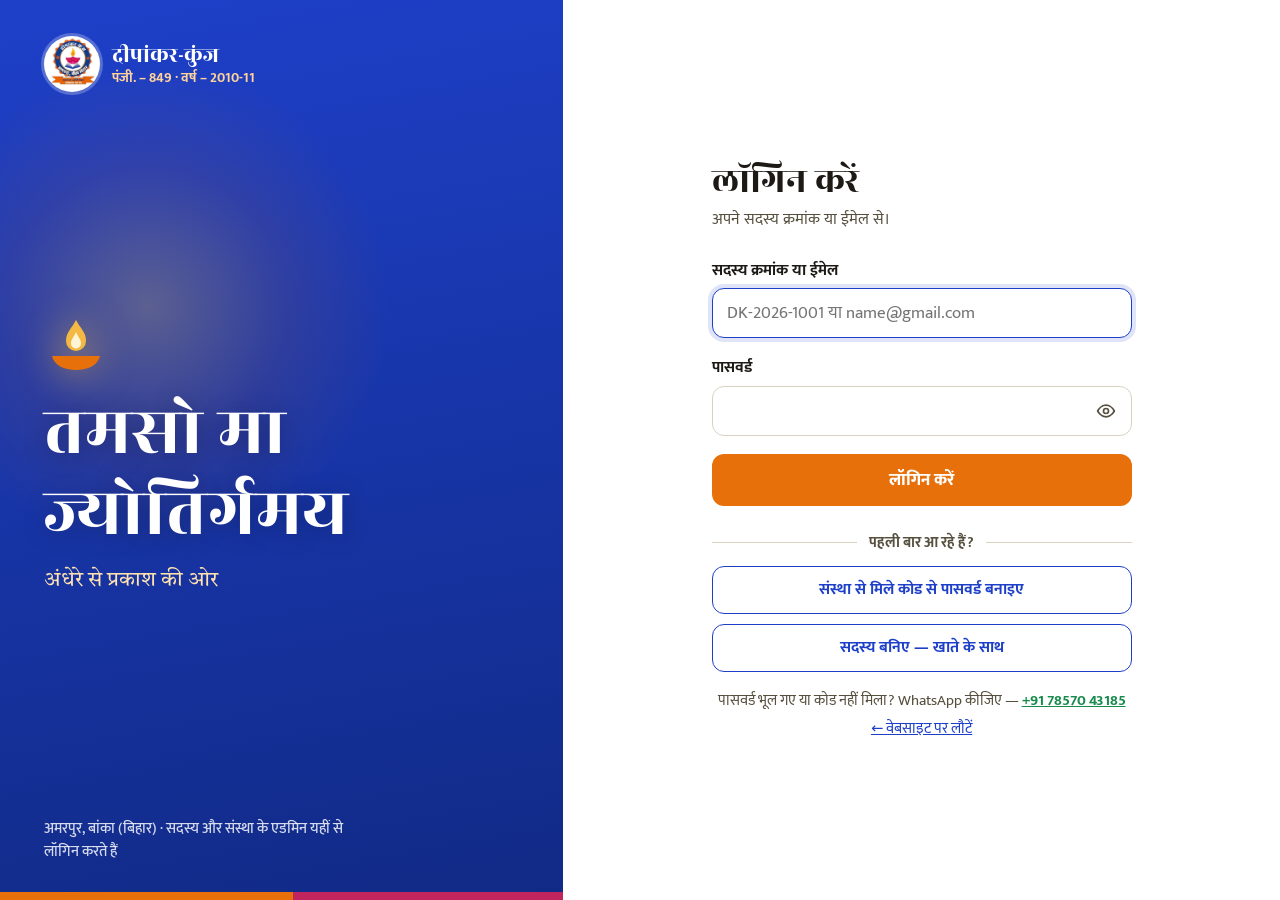
<file: admin/index.html>
<!doctype html>
<html lang="hi">
  <head>
    <meta charset="utf-8" />
    <meta name="viewport" content="width=device-width, initial-scale=1" />
    <meta name="robots" content="noindex, nofollow" />
    <title>एडमिन पैनल — दीपांकर-कुंज</title>
    <link rel="icon" type="image/jpeg" href="../assets/logo.jpg" />
    <link rel="preconnect" href="https://fonts.googleapis.com" />
    <link rel="preconnect" href="https://fonts.gstatic.com" crossorigin />
    <link href="https://fonts.googleapis.com/css2?family=Rozha+One&family=Mukta:wght@400;500;600;700&display=swap" rel="stylesheet" />
    <link rel="stylesheet" href="admin.css?v=20261117b" />
  </head>
  <body>
    <!-- ================= LOGIN ================= -->
    <main id="login" class="login" hidden>
      <form id="loginForm" class="login-card" novalidate>
        <img src="../assets/logo.jpg" width="72" height="72" alt="" />
        <h1>एडमिन पैनल</h1>
        <p class="muted">दीपांकर-कुंज [NGO] · अमरपुर, बांका</p>
        <label for="email">ईमेल</label>
        <input id="email" type="email" autocomplete="username" required />
        <label for="pw">पासवर्ड</label>
        <input id="pw" type="password" autocomplete="current-password" required />
        <p class="err" id="loginErr" role="alert"></p>
        <button class="btn btn-primary" type="submit" id="loginBtn">लॉगिन करें</button>
        <p class="demo-note">केवल संस्था के अधिकृत एडमिन लॉगिन कर सकते हैं।</p>
      </form>
    </main>

    <!-- ================= APP ================= -->
    <div id="app" class="app" hidden>
      <aside class="sidebar" id="sidebar">
        <a class="sb-brand" href="#dashboard">
          <img src="../assets/logo.jpg" width="40" height="40" alt="" />
          <span><b>दीपांकर-कुंज</b><small>एडमिन पैनल</small></span>
        </a>
        <nav class="sb-nav" aria-label="एडमिन मेनू">
          <a href="#dashboard" data-view="dashboard"><svg viewBox="0 0 24 24" aria-hidden="true"><path d="M3 13h8V3H3zM13 21h8V11h-8zM3 21h8v-6H3zM13 3v6h8V3z"/></svg>डैशबोर्ड</a>
          <a href="#members" data-view="members"><svg viewBox="0 0 24 24" aria-hidden="true"><path d="M16 11a4 4 0 1 0-4-4 4 4 0 0 0 4 4zM8 12a3 3 0 1 0-3-3 3 3 0 0 0 3 3zM16 13c-2.7 0-8 1.3-8 4v3h16v-3c0-2.7-5.3-4-8-4zM8 14c-.3 0-.7 0-1.1.1A4.6 4.6 0 0 1 9 17v3H1v-2.5C1 15.3 5.6 14 8 14z"/></svg>सदस्य<span class="sb-badge" id="pendingBadge" hidden></span></a>
          <a href="#donations" data-view="donations"><svg viewBox="0 0 24 24" aria-hidden="true"><path d="M7 4h11v2h-4.3a5 5 0 0 1 1.1 2H18v2h-3.2A5.5 5.5 0 0 1 10 14.9L16 21h-2.8l-6-6.2V13h2.5a3.5 3.5 0 0 0 3.2-3H7V8h5.7A3.5 3.5 0 0 0 9.7 6H7z"/></svg>दान</a>
          <a href="#media" data-view="media"><svg viewBox="0 0 24 24" aria-hidden="true"><path d="M21 19V5a2 2 0 0 0-2-2H5a2 2 0 0 0-2 2v14a2 2 0 0 0 2 2h14a2 2 0 0 0 2-2zM8.5 13.5l2.5 3 3.5-4.5 4.5 6H5z"/></svg>गैलरी व अख़बार</a>
          <a href="#messages" data-view="messages"><svg viewBox="0 0 24 24" aria-hidden="true"><path d="M20 4H4a2 2 0 0 0-2 2v12a2 2 0 0 0 2 2h16a2 2 0 0 0 2-2V6a2 2 0 0 0-2-2zm0 4-8 5-8-5V6l8 5 8-5z"/></svg>संदेश<span class="sb-badge" id="unreadBadge" hidden></span></a>
          <a href="#connect" data-view="connect"><svg viewBox="0 0 24 24" aria-hidden="true"><path d="M12 22a2.5 2.5 0 0 0 2.5-2.5h-5A2.5 2.5 0 0 0 12 22zm7-6V11a7 7 0 0 0-5.5-6.8V3.5a1.5 1.5 0 0 0-3 0v.7A7 7 0 0 0 5 11v5l-2 2v1h18v-1z"/></svg>सदस्य-संपर्क</a>
          <a href="#notices" data-view="notices"><svg viewBox="0 0 24 24" aria-hidden="true"><path d="M18 11v2h4v-2zm-2 6.6 3.2 2.4 1.2-1.6-3.2-2.4zM20.4 5.6 19.2 4 16 6.4l1.2 1.6zM4 9a2 2 0 0 0-2 2v2a2 2 0 0 0 2 2h1v4h2v-4h1l5 3V6L8 9zm11.5 3A4.5 4.5 0 0 0 14 8.6v6.8a4.5 4.5 0 0 0 1.5-3.4z"/></svg>सूचनाएँ</a>
          <a href="#settings" data-view="settings"><svg viewBox="0 0 24 24" aria-hidden="true"><path d="M19.4 13a7.5 7.5 0 0 0 0-2l2.1-1.6-2-3.5-2.5 1a7.6 7.6 0 0 0-1.7-1L15 3h-4l-.4 2.7a7.6 7.6 0 0 0-1.7 1l-2.5-1-2 3.5L6.6 11a7.5 7.5 0 0 0 0 2l-2.1 1.6 2 3.5 2.5-1a7.6 7.6 0 0 0 1.7 1L11 21h4l.4-2.7a7.6 7.6 0 0 0 1.7-1l2.5 1 2-3.5zM13 15.5a3.5 3.5 0 1 1 3.5-3.5 3.5 3.5 0 0 1-3.5 3.5z"/></svg>सेटिंग्स</a>
          <a href="#privacy" data-view="privacy"><svg viewBox="0 0 24 24" aria-hidden="true"><path d="M12 2 4 5v6c0 5 3.4 9.7 8 11 4.6-1.3 8-6 8-11V5zm-1 14-4-4 1.4-1.4 2.6 2.6 5.6-5.6L18 9z"/></svg>डेटा अनुरोध (DPDP)<span class="sb-badge" id="dprBadge" hidden></span></a>
        </nav>
        <div class="sb-foot">
          <a href="../index.html" target="_blank" rel="noopener">वेबसाइट देखें ↗</a>
          <button type="button" id="logout">लॉग आउट</button>
        </div>
      </aside>
      <div class="sb-scrim" id="scrim" hidden></div>

      <div class="main">
        <header class="topbar">
          <button type="button" class="menu-btn" id="menuBtn" aria-controls="sidebar" aria-expanded="false" aria-label="मेनू खोलें"><span></span></button>
          <h1 id="viewTitle">डैशबोर्ड</h1>
          <span class="live-pill" id="syncState">लाइव डेटाबेस</span>
          <button type="button" class="btn btn-sm" id="refreshBtn">रीफ़्रेश</button>
        </header>

        <!-- DASHBOARD -->
        <section class="view" data-view="dashboard">
          <div class="stats" id="stats"></div>
          <div class="grid-2">
            <div class="panel">
              <div class="panel-head"><h2>नए सदस्यता अनुरोध</h2><a href="#members">सभी देखें</a></div>
              <div id="recentMembers"></div>
            </div>
            <div class="panel">
              <div class="panel-head"><h2>हाल के दान</h2><a href="#donations">सभी देखें</a></div>
              <div id="recentDonations"></div>
            </div>
          </div>
        </section>

        <!-- MEMBERS -->
        <section class="view" data-view="members">
          <div class="toolbar">
            <input type="search" id="mSearch" placeholder="नाम, मोबाइल या क्रमांक से खोजें" aria-label="सदस्य खोजें" />
            <select id="mStatus" aria-label="स्थिति से छाँटें">
              <option value="">सभी स्थिति</option>
              <option value="pending">लंबित</option>
              <option value="approved">स्वीकृत</option>
              <option value="paid">भुगतान प्राप्त</option>
              <option value="rejected">अस्वीकृत</option>
            </select>
            <select id="mSort" aria-label="क्रम">
              <option value="new">नए पहले</option>
              <option value="old">पुराने पहले</option>
              <option value="amount">राशि (ज़्यादा पहले)</option>
              <option value="name">नाम (अ–ज्ञ)</option>
            </select>
            <button type="button" class="btn" id="mAddBtn">+ सदस्य जोड़ें</button>
            <button type="button" class="btn" id="mExport">CSV डाउनलोड</button>
          </div>
          <form class="panel inline-form" id="mForm" hidden>
            <h2>नया सदस्य जोड़ें</h2>
            <div class="fields">
              <label>नाम *<input name="name" required minlength="2" maxlength="100" /></label>
              <label>मोबाइल *<input name="phone" required inputmode="numeric" pattern="[6-9][0-9]{9}" maxlength="10" /></label>
              <label>गाँव / शहर<input name="place" maxlength="120" /></label>
              <label>राशि (₹) *<input name="amount" type="number" min="1" required value="51" /></label>
            </div>
            <div class="form-actions"><button class="btn btn-primary" type="submit">सेव करें</button><button class="btn" type="button" data-cancel>रद्द करें</button></div>
          </form>
          <p class="muted" id="mCount"></p>
          <div class="member-grid" id="mGrid"></div>
        </section>

        <!-- DONATIONS -->
        <section class="view" data-view="donations">
          <div class="toolbar">
            <input type="search" id="dSearch" placeholder="दाता का नाम या रसीद क्रमांक" aria-label="दान खोजें" />
            <button type="button" class="btn btn-primary" id="dAddBtn">+ दान दर्ज करें</button>
            <button type="button" class="btn" id="dExport">CSV डाउनलोड</button>
          </div>
          <form class="panel inline-form" id="dForm" hidden>
            <h2>दान दर्ज करें</h2>
            <div class="fields">
              <label>दाता का नाम *<input name="donor_name" required minlength="2" maxlength="100" /></label>
              <label>मोबाइल<input name="phone" inputmode="numeric" maxlength="10" /></label>
              <label>गाँव / शहर<input name="place" maxlength="120" /></label>
              <label>राशि (₹) *<input name="amount" type="number" min="1" required /></label>
              <label>लेन-देन / चेक संख्या<input name="payment_ref" maxlength="80" placeholder="UPI ref, चेक नं." /></label>
              <label>माध्यम
                <select name="mode"><option value="cash">नकद</option><option value="upi">UPI</option><option value="bank">बैंक ट्रांसफ़र</option><option value="cheque">चेक</option><option value="other">अन्य</option></select>
              </label>
              <label>दिनांक *<input name="donated_on" type="date" required /></label>
              <label class="wide">उद्देश्य<input name="purpose" maxlength="120" placeholder="जैसे — पुस्तकालय, भवन मरम्मत" /></label>
            </div>
            <div class="form-actions"><button class="btn btn-primary" type="submit">सेव करें</button><button class="btn" type="button" data-cancel>रद्द करें</button></div>
          </form>
          <div class="panel table-wrap"><table class="tbl" id="dTable"></table></div>
        </section>

        <!-- MEDIA -->
        <section class="view" data-view="media">
          <form class="panel inline-form" id="uForm">
            <h2>नई तस्वीर जोड़ें</h2>
            <p class="muted">यहाँ जोड़ी गई तस्वीरें वेबसाइट की गैलरी (मुख्य पृष्ठ) या अख़बार-कटिंग (उपलब्धियाँ) में दिखेंगी।</p>
            <div class="fields">
              <label>कहाँ दिखे
                <select name="kind"><option value="gallery">गैलरी — झलकियाँ</option><option value="press">अख़बार की कटिंग</option></select>
              </label>
              <label>तस्वीर * (JPG / PNG)<input name="file" type="file" accept="image/jpeg,image/png,image/webp" required /></label>
              <label class="wide">कैप्शन (हिंदी) *<input name="caption" required maxlength="200" /></label>
              <label class="wide">Caption (English)<input name="caption_en" maxlength="200" /></label>
            </div>
            <p class="err" id="uErr" role="alert"></p>
            <div class="form-actions"><button class="btn btn-primary" type="submit">अपलोड करें</button></div>
          </form>
          <div class="media-grid" id="mediaGrid"></div>
        </section>

        <!-- MESSAGES -->
        <section class="view" data-view="messages">
          <div class="toolbar">
            <input type="search" id="cSearch" placeholder="नाम, मोबाइल या संदेश में खोजें" aria-label="संदेश खोजें" />
            <button type="button" class="btn" id="cExport">CSV डाउनलोड</button>
          </div>
          <div class="msg-list" id="msgList"></div>
        </section>

        <!-- CONNECT: notifications, tasks, achievements for members (member portal) -->
        <section class="view" data-view="connect">
          <div class="grid-2">
            <form class="panel inline-form" id="ntForm">
              <h2>सूचना भेजें</h2>
              <p class="muted">सदस्य-पोर्टल में दिखेगी। “सभी सदस्य” चुनें तो हर सक्रिय सदस्य को।</p>
              <div class="fields">
                <label class="wide">किसे<select name="member_id" data-member-select="all"></select></label>
                <label class="wide">शीर्षक *<input name="title" required minlength="2" maxlength="140" /></label>
                <label class="wide">संदेश<textarea name="body" rows="3" maxlength="1000"></textarea></label>
              </div>
              <div class="form-actions"><button class="btn btn-primary" type="submit">भेजें</button></div>
            </form>
            <form class="panel inline-form" id="tkForm">
              <h2>कार्य सौंपें</h2>
              <p class="muted">सदस्य पोर्टल में कार्य देखकर “पूरा हुआ” कर सकते हैं।</p>
              <div class="fields">
                <label class="wide">किसे<select name="member_id" data-member-select="all"></select></label>
                <label class="wide">कार्य *<input name="title" required minlength="2" maxlength="140" placeholder="जैसे — 5 नए सदस्य जोड़िए" /></label>
                <label>अंतिम तिथि<input name="due_on" type="date" /></label>
                <label class="wide">विवरण<input name="details" maxlength="400" /></label>
              </div>
              <div class="form-actions"><button class="btn btn-primary" type="submit">सौंपें</button></div>
            </form>
          </div>
          <form class="panel inline-form" id="acForm">
            <h2>उपलब्धि / सम्मान दें</h2>
            <div class="fields">
              <label>सदस्य *<select name="member_id" data-member-select="one" required></select></label>
              <label>दिनांक<input name="awarded_on" type="date" /></label>
              <label class="wide">उपलब्धि *<input name="title" required minlength="2" maxlength="140" placeholder="जैसे — संस्कृत दिवस आयोजन में विशेष योगदान" /></label>
              <label class="wide">विवरण<input name="details" maxlength="400" /></label>
            </div>
            <div class="form-actions"><button class="btn btn-primary" type="submit">दर्ज करें</button></div>
          </form>
          <div class="grid-3">
            <div class="panel"><div class="panel-head"><h2>भेजी गई सूचनाएँ</h2></div><div id="ntList"></div></div>
            <div class="panel"><div class="panel-head"><h2>कार्य</h2></div><div id="tkList"></div></div>
            <div class="panel"><div class="panel-head"><h2>उपलब्धियाँ</h2></div><div id="acList"></div></div>
          </div>
        </section>

        <!-- NOTICES -->
        <section class="view" data-view="notices">
          <form class="panel inline-form" id="nForm">
            <h2>नई सूचना / कार्यक्रम</h2>
            <p class="muted">प्रकाशित सूचनाएँ वेबसाइट के मुख्य पृष्ठ पर “कार्यक्रम व सूचनाएँ” में दिखती हैं।</p>
            <div class="fields">
              <label class="wide">शीर्षक (हिंदी) *<input name="title" required maxlength="140" placeholder="जैसे — संस्कृत दिवस समारोह" /></label>
              <label>दिनांक *<input name="date" type="date" required /></label>
              <label>Title (English)<input name="title_en" maxlength="140" /></label>
              <label class="wide">विवरण (हिंदी)<input name="text" maxlength="400" placeholder="समय, स्थान, कौन आ सकता है…" /></label>
              <label class="wide">Details (English)<input name="text_en" maxlength="400" /></label>
            </div>
            <div class="form-actions"><button class="btn btn-primary" type="submit">प्रकाशित करें</button></div>
          </form>
          <div class="panel table-wrap"><table class="tbl" id="nTable"></table></div>
        </section>

        <!-- DPDP: rights requests, person lookup / erasure, retention, processing log -->
        <section class="view" data-view="privacy">
          <div class="panel">
            <div class="panel-head"><h2>अधिकार अनुरोध</h2><span class="muted">हर अनुरोध का जवाब 30 दिन के भीतर देना है</span></div>
            <div class="table-wrap"><table class="tbl" id="rTable"></table></div>
          </div>
          <form class="panel inline-form" id="lookupForm">
            <h2>किसी व्यक्ति का डेटा देखें / मिटाएँ</h2>
            <p class="muted">“जानकारी देखना”, “मिटाना” या “सहमति वापस” अनुरोध पर यहाँ मोबाइल नंबर डालिए। दान का रिकॉर्ड लेखा-क़ानून के कारण नहीं मिटता।</p>
            <div class="fields"><label>मोबाइल नंबर<input name="phone" inputmode="numeric" maxlength="10" pattern="[6-9][0-9]{9}" required /></label></div>
            <div class="form-actions"><button class="btn" type="submit">डेटा दिखाएँ</button></div>
            <div id="lookupOut"></div>
          </form>
          <div class="panel">
            <h2>डेटा रखने की अवधि</h2>
            <p class="muted">गोपनीयता सूचना के अनुसार पढ़े हुए संदेश 1 वर्ष बाद और पूरे हो चुके अनुरोध 1 वर्ष बाद मिटाने हैं।</p>
            <div class="form-actions"><button type="button" class="btn" id="purgeOld">1 वर्ष से पुराने रिकॉर्ड मिटाएँ</button></div>
          </div>
          <div class="panel">
            <div class="panel-head"><h2>कामकाज का लॉग</h2><button type="button" class="btn btn-sm" id="logExport">CSV डाउनलोड</button></div>
            <p class="muted">DPDP नियम 8(3): यह रिकॉर्ड कम से कम 1 वर्ष रखना ज़रूरी है — इसे मिटाया नहीं जाता।</p>
            <div class="table-wrap"><table class="tbl" id="logTable"></table></div>
          </div>
        </section>

        <!-- SETTINGS -->
        <section class="view" data-view="settings">
          <form class="panel inline-form" id="sForm">
            <h2>सूचना पट्टी</h2>
            <p class="muted">यहाँ लिखा संदेश वेबसाइट के सबसे ऊपर नारंगी पट्टी में दिखेगा। खाली छोड़ें तो पट्टी नहीं दिखेगी।</p>
            <div class="fields"><label class="wide">संदेश<input name="announcement" maxlength="160" placeholder="जैसे — 15 अगस्त को परिसर में ध्वजारोहण, सभी आमंत्रित हैं" /></label></div>
            <h2 style="margin-top:22px">सोशल मीडिया लिंक</h2>
            <p class="muted">संस्था के असली खातों के पूरे लिंक (https:// से शुरू) डालिए। जो खाली रहेगा, वहाँ अभी वाला अस्थायी लिंक ही रहेगा।</p>
            <div class="fields">
              <label>Instagram<input name="instagram" type="url" placeholder="https://www.instagram.com/…" /></label>
              <label>Facebook<input name="facebook" type="url" placeholder="https://www.facebook.com/…" /></label>
              <label>YouTube<input name="youtube" type="url" placeholder="https://www.youtube.com/@…" /></label>
              <label>X (Twitter)<input name="x" type="url" placeholder="https://x.com/…" /></label>
            </div>
            <p class="err" id="sErr" role="alert"></p>
            <div class="form-actions"><button class="btn btn-primary" type="submit">सेव करें</button></div>
          </form>
          <div class="panel">
            <h2>डेटा व बैकअप</h2>
            <p class="muted">सारा डेटा Supabase डेटाबेस में सुरक्षित है और हर डिवाइस पर एक जैसा दिखता है। अतिरिक्त बैकअप के लिए महीने में एक बार सदस्य व दान की CSV डाउनलोड कर लीजिए।</p>
          </div>
        </section>
      </div>
    </div>

    <!-- mark paid -->
    <dialog id="payDlg" class="dlg">
      <form id="payForm" novalidate>
        <h2>भुगतान दर्ज करें</h2>
        <p class="muted" id="payWho"></p>
        <div class="fields">
          <label>राशि (₹) *<input name="amount" type="number" min="1" required /></label>
          <label>माध्यम
            <select name="mode"><option value="upi">UPI</option><option value="cash">नकद</option><option value="bank">बैंक ट्रांसफ़र</option><option value="cheque">चेक</option><option value="other">अन्य</option></select>
          </label>
          <label>दिनांक *<input name="date" type="date" required /></label>
          <label>लेन-देन / चेक संख्या<input name="ref" maxlength="80" placeholder="UPI ref, चेक नं." /></label>
        </div>
        <p class="muted">सेव करते ही सदस्य “भुगतान प्राप्त” हो जाएगा और दान-रजिस्टर में रसीद नंबर के साथ प्रविष्टि बनेगी।</p>
        <p class="err" id="payErr" role="alert"></p>
        <div class="form-actions"><button class="btn btn-primary" type="submit">भुगतान सेव करें</button><button class="btn" type="button" data-close>रद्द करें</button></div>
      </form>
    </dialog>

    <!-- member card preview -->
    <dialog id="cardDlg" class="dlg dlg-wide">
      <h2>सदस्यता पत्र</h2>
      <div class="card-preview" id="cardPreview"></div>
      <div class="form-actions"><button class="btn btn-primary" type="button" id="cardDl">PNG डाउनलोड</button><button class="btn" type="button" data-close>बंद करें</button></div>
    </dialog>

    <!-- portal login code -->
    <dialog id="codeDlg" class="dlg">
      <h2>सदस्य-पोर्टल लॉगिन कोड</h2>
      <p class="code-big num" id="codeVal"></p>
      <p class="muted" id="codeHelp"></p>
      <div class="form-actions"><a class="btn btn-primary" id="codeWa" target="_blank" rel="noopener">WhatsApp पर भेजें</a><button class="btn" type="button" data-close>बंद करें</button></div>
    </dialog>

    <div class="toast" id="toast" role="status" aria-live="polite"></div>

    <script src="../js/vendor/supabase-2.45.4.js?v=20261117b"></script>
    <script src="../js/supabase-config.js?v=20261117b"></script>
    <script src="../js/store.js?v=20261117b"></script>
    <script src="../js/member-card.js?v=20261117b"></script>
    <script src="admin.js?v=20261117b"></script>
  </body>
</html>
</file>
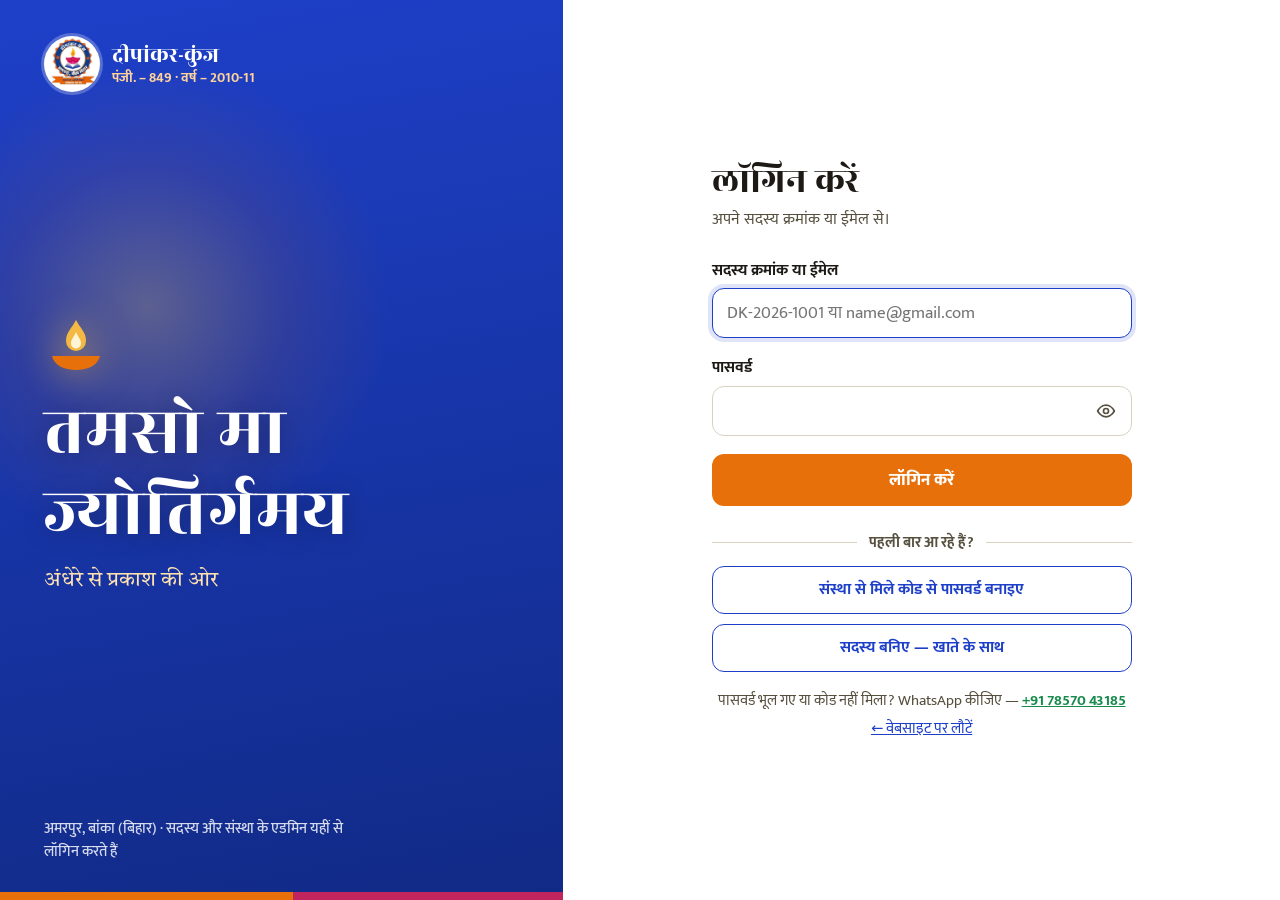
<file: login/index.html>
<!doctype html>
<html lang="hi">
  <head>
    <meta charset="utf-8" />
    <meta name="viewport" content="width=device-width, initial-scale=1" />
    <meta name="robots" content="noindex, nofollow" />
    <title>लॉगिन — दीपांकर-कुंज</title>
    <link rel="icon" type="image/jpeg" href="../assets/logo.jpg" />
    <link rel="preconnect" href="https://fonts.googleapis.com" />
    <link rel="preconnect" href="https://fonts.gstatic.com" crossorigin />
    <link href="https://fonts.googleapis.com/css2?family=Rozha+One&family=Tiro+Devanagari+Hindi&family=Mukta:wght@400;500;600;700;800&display=swap" rel="stylesheet" />
    <link rel="stylesheet" href="login.css?v=20261117b" />
  </head>
  <body>
    <div class="shell">
      <!-- darkness → light: the institution's motto on blue, the form on white -->
      <aside class="side" aria-label="दीपांकर-कुंज">
        <a class="side-brand" href="../index.html">
          <img src="../assets/logo.jpg" width="56" height="56" alt="" />
          <span><b>दीपांकर-कुंज</b><small>पंजी. – 849 · वर्ष – 2010-11</small></span>
        </a>
        <div class="side-motto">
          <svg class="diya" viewBox="0 0 64 64" aria-hidden="true">
            <path d="M32 6c4 8 10 12 10 21a10 10 0 1 1-20 0c0-9 6-13 10-21z" fill="#f4b942"/>
            <path d="M32 18c2 5 5 7 5 11.5a5 5 0 1 1-10 0C27 25 30 23 32 18z" fill="#fff4d6"/>
            <path d="M8 42h48c-2 9-12 14-24 14S10 51 8 42z" fill="#e8700a"/>
          </svg>
          <p class="motto">तमसो मा<br />ज्योतिर्गमय</p>
          <p class="motto-sub">अंधेरे से प्रकाश की ओर</p>
        </div>
        <p class="side-foot">अमरपुर, बांका (बिहार) · सदस्य और संस्था के एडमिन यहीं से लॉगिन करते हैं</p>
      </aside>

      <main class="pane">
        <form id="form" class="card" novalidate>
          <h1>लॉगिन करें</h1>
          <p class="lead">अपने सदस्य क्रमांक या ईमेल से।</p>

          <div class="f" id="fWho">
            <div class="f-top"><label for="who">सदस्य क्रमांक या ईमेल</label><span class="chip" id="chip" hidden></span></div>
            <input id="who" autocomplete="username" autocapitalize="none" spellcheck="false" placeholder="DK-2026-1001 या name@gmail.com" required aria-describedby="whoErr" />
            <p class="f-err" id="whoErr"></p>
          </div>

          <div class="f" id="fPw">
            <div class="f-top"><label for="pw">पासवर्ड</label></div>
            <div class="pw-wrap">
              <input id="pw" type="password" autocomplete="current-password" required aria-describedby="pwErr" />
              <button type="button" class="pw-eye" id="eye" aria-label="पासवर्ड दिखाएँ" aria-pressed="false">
                <svg viewBox="0 0 24 24" width="20" height="20" fill="none" stroke="currentColor" stroke-width="2" stroke-linecap="round" stroke-linejoin="round" aria-hidden="true"><path d="M2 12s3.6-7 10-7 10 7 10 7-3.6 7-10 7S2 12 2 12z"/><circle cx="12" cy="12" r="3"/></svg>
              </button>
            </div>
            <p class="f-err" id="pwErr"></p>
          </div>

          <p class="alert" id="err" role="alert" hidden></p>
          <button class="btn-main" type="submit" id="btn"><span>लॉगिन करें</span></button>

          <div class="or"><span>पहली बार आ रहे हैं?</span></div>
          <a class="btn-alt" href="../member/#activate">संस्था से मिले कोड से पासवर्ड बनाइए</a>
          <a class="btn-alt" href="../index.html#judiye">सदस्य बनिए — खाते के साथ</a>

          <p class="help">पासवर्ड भूल गए या कोड नहीं मिला? WhatsApp कीजिए — <a href="https://wa.me/917857043185">+91 78570 43185</a></p>
          <p class="back"><a href="../index.html">← वेबसाइट पर लौटें</a></p>
        </form>
      </main>
    </div>

    <script src="../js/vendor/supabase-2.45.4.js?v=20261117b"></script>
    <script src="../js/supabase-config.js?v=20261117b"></script>
    <script src="../js/store.js?v=20261117b"></script>
    <script src="login.js?v=20261117b"></script>
  </body>
</html>
</file>
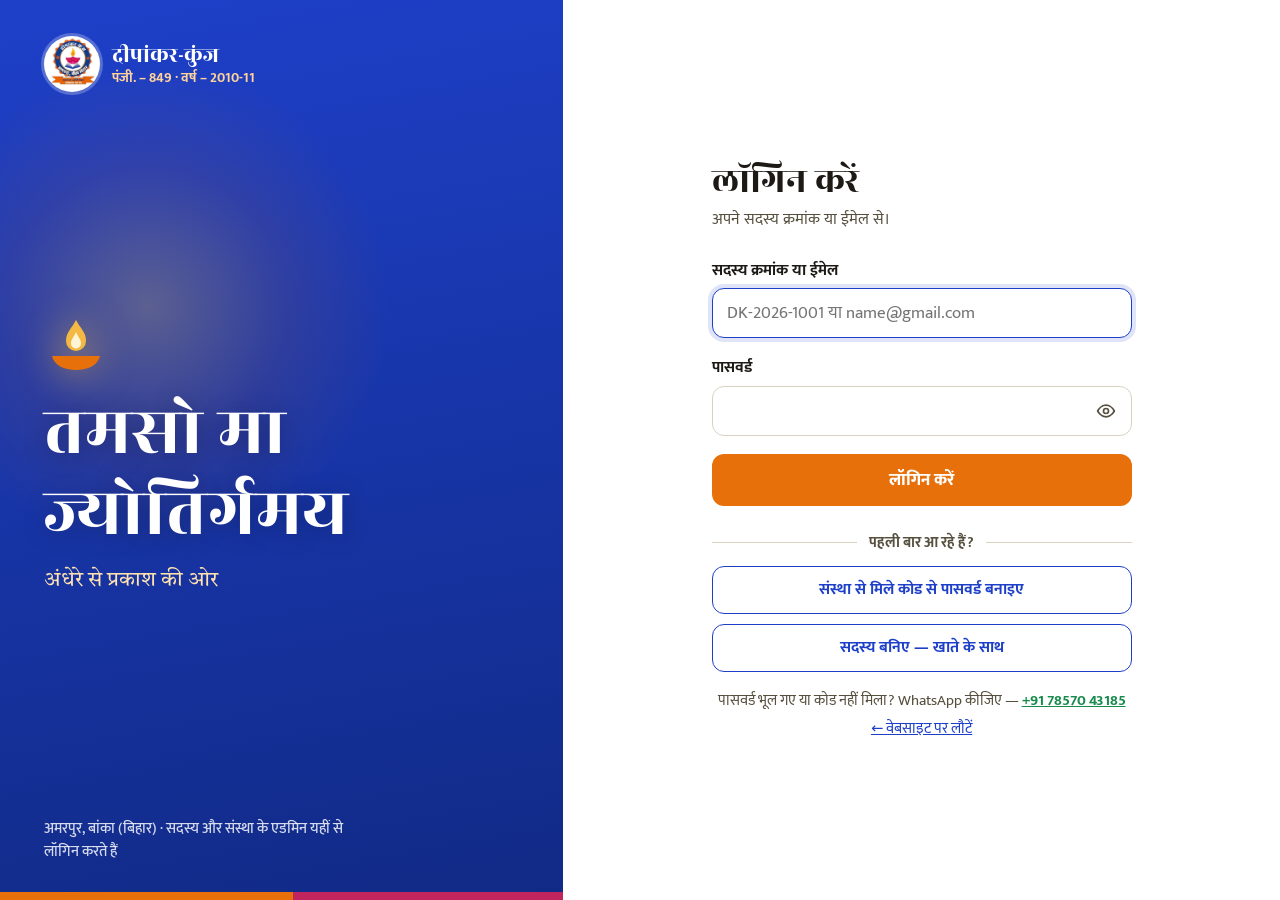
<file: member/index.html>
<!doctype html>
<html lang="hi">
  <head>
    <meta charset="utf-8" />
    <meta name="viewport" content="width=device-width, initial-scale=1" />
    <meta name="robots" content="noindex, nofollow" />
    <title>सदस्य-पोर्टल — दीपांकर-कुंज</title>
    <link rel="icon" type="image/jpeg" href="../assets/logo.jpg" />
    <link rel="preconnect" href="https://fonts.googleapis.com" />
    <link rel="preconnect" href="https://fonts.gstatic.com" crossorigin />
    <link href="https://fonts.googleapis.com/css2?family=Rozha+One&family=Mukta:wght@400;500;600;700;800&display=swap" rel="stylesheet" />
    <link rel="stylesheet" href="../admin/admin.css?v=20261117b" />
    <link rel="stylesheet" href="member.css?v=20261117b" />
  </head>
  <body>
    <!-- ================= LOGIN / ACTIVATE ================= -->
    <main id="gate" class="login" hidden>
      <div class="login-card gate-card">
        <img src="../assets/logo.jpg" width="72" height="72" alt="" />
        <h1>सदस्य-पोर्टल</h1>
        <p class="muted">दीपांकर-कुंज [NGO] · अमरपुर, बांका</p>
        <div class="tabs" role="tablist">
          <button type="button" role="tab" id="tabLogin" aria-selected="true" aria-controls="loginForm">लॉगिन</button>
          <button type="button" role="tab" id="tabAct" aria-selected="false" aria-controls="actForm">पहली बार / नया पासवर्ड</button>
        </div>

        <form id="loginForm" novalidate>
          <label for="lNo">सदस्य क्रमांक</label>
          <input id="lNo" autocomplete="username" placeholder="जैसे DK-2026-1001" required />
          <label for="lPw">पासवर्ड</label>
          <input id="lPw" type="password" autocomplete="current-password" required />
          <p class="err" id="lErr" role="alert"></p>
          <button class="btn btn-primary" type="submit">लॉगिन करें</button>
        </form>

        <form id="actForm" novalidate hidden>
          <p class="muted">संस्था से WhatsApp पर मिला 6 अंकों का कोड डालिए और अपना पासवर्ड बनाइए।</p>
          <label for="aNo">सदस्य क्रमांक</label>
          <input id="aNo" placeholder="जैसे DK-2026-1001" required />
          <label for="aCode">लॉगिन कोड</label>
          <input id="aCode" inputmode="numeric" maxlength="6" pattern="[0-9]{6}" required />
          <label for="aPw">नया पासवर्ड (कम से कम 8 अक्षर)</label>
          <input id="aPw" type="password" autocomplete="new-password" minlength="8" required />
          <label for="aPw2">पासवर्ड दोबारा</label>
          <input id="aPw2" type="password" autocomplete="new-password" minlength="8" required />
          <p class="err" id="aErr" role="alert"></p>
          <button class="btn btn-primary" type="submit">पासवर्ड बनाइए</button>
        </form>
        <p class="demo-note">कोड नहीं मिला? WhatsApp कीजिए: <a href="https://wa.me/917857043185">+91 78570 43185</a></p>
        <p class="demo-note"><a href="../index.html">← वेबसाइट पर लौटें</a></p>
      </div>
    </main>

    <!-- ================= DASHBOARD ================= -->
    <div id="home" class="portal" hidden>
      <header class="p-top">
        <a class="p-brand" href="../index.html"><img src="../assets/logo.jpg" width="40" height="40" alt="" /><span><b>दीपांकर-कुंज</b><small>सदस्य-पोर्टल</small></span></a>
        <button type="button" class="btn btn-sm" id="logout">लॉग आउट</button>
      </header>
      <main class="p-main">
        <section class="p-hello">
          <h1 id="hello"></h1>
          <p class="muted" id="helloSub"></p>
          <div class="p-stats" id="pStats"></div>
        </section>

        <section class="panel p-card">
          <div class="panel-head"><h2>मेरा सदस्यता पत्र</h2><button type="button" class="btn btn-sm btn-primary" id="cardDl">डाउनलोड करें</button></div>
          <div class="card-preview" id="cardPreview"><p class="muted">कार्ड बन रहा है…</p></div>
        </section>

        <div class="p-grid">
          <section class="panel">
            <div class="panel-head"><h2>सूचनाएँ</h2></div>
            <div id="nList"></div>
          </section>
          <section class="panel">
            <div class="panel-head"><h2>मेरे कार्य</h2></div>
            <div id="tList"></div>
          </section>
        </div>

        <section class="panel">
          <div class="panel-head"><h2>मेरी उपलब्धियाँ</h2></div>
          <div class="ach-grid" id="aList"></div>
        </section>
      </main>
    </div>

    <div class="toast" id="toast" role="status" aria-live="polite"></div>

    <script src="../js/vendor/supabase-2.45.4.js?v=20261117b"></script>
    <script src="../js/supabase-config.js?v=20261117b"></script>
    <script src="../js/store.js?v=20261117b"></script>
    <script src="../js/member-card.js?v=20261117b"></script>
    <script src="member.js?v=20261117b"></script>
  </body>
</html>
</file>
<file: css/01-base.css>
:root{
  --bg:#faf4e8; --bg2:#f2e7d2; --card:#fffdf7; --ink:#2c1a10; --ink-soft:#6b4e35;
  --line:#e2d0ae; --maroon:#7c1d1d; --maroon-deep:#471114; --gold:#bd7f22; --gold-2:#e6b354;
  --saffron:#dd7a1e; --night:#150d08; --night-2:#1f130a; --cream:#f6ead2; --cream-soft:#d9c39c;
  --shadow:0 18px 44px rgba(74,32,8,.16);
  color-scheme:light;
}
@media (prefers-color-scheme: dark){
  :root{
    --bg:#17100a; --bg2:#1f150c; --card:#251809; --ink:#f2e5cb; --ink-soft:#c8ab7f;
    --line:#42301a; --maroon:#a03434; --maroon-deep:#5c1a1c; --gold:#d99b35; --gold-2:#eec26e;
    --shadow:0 18px 44px rgba(0,0,0,.5);
    color-scheme:dark;
  }
}
*{box-sizing:border-box}
html{scroll-behavior:smooth}
body{margin:0;background:var(--bg);color:var(--ink);font-family:'Mukta',system-ui,sans-serif;font-size:1.06rem;line-height:1.75;overflow-x:clip}
img{max-width:100%;display:block}
h1,h2,h3,.serif{font-family:'Tiro Devanagari Hindi',serif;font-weight:400;line-height:1.3}
.num{font-family:'Baloo 2','Mukta',sans-serif}
section{scroll-margin-top:76px}
.wrap{max-width:1120px;margin:0 auto;padding:0 20px}
::selection{background:var(--gold-2);color:#3a2005}

/* scroll progress */
#progress{position:fixed;top:0;left:0;height:3px;width:0;background:linear-gradient(90deg,var(--saffron),var(--gold-2));z-index:120}

/* slim anchor nav — appears after hero */
#topnav{position:fixed;top:0;left:0;right:0;z-index:110;display:flex;align-items:center;justify-content:space-between;gap:10px;
  padding:10px 16px;background:color-mix(in srgb, var(--night) 88%, transparent);backdrop-filter:blur(10px);
  transform:translateY(-110%);transition:transform .45s ease;border-bottom:1px solid rgba(230,179,84,.35)}
#topnav.show{transform:translateY(0)}
#topnav nav{display:flex;gap:4px;flex-wrap:wrap}
#topnav a{color:var(--cream);text-decoration:none;font-weight:600;font-size:.95rem;padding:7px 11px;border-radius:999px}
#topnav a:hover{background:rgba(230,179,84,.18)}
#topnav .nav-cta{background:linear-gradient(135deg,var(--saffron),var(--gold));color:#fff7e8 !important;font-weight:700;box-shadow:0 6px 18px rgba(221,122,30,.4)}

/* ---------- HERO ---------- */
.hero{position:relative;min-height:100svh;display:flex;flex-direction:column;justify-content:flex-end;color:var(--cream);overflow:hidden;background:var(--night)}
.hero-bg{position:absolute;inset:0}
.hero-bg img{width:100%;height:100%;object-fit:cover;object-position:center 38%;animation:kenburns 26s ease-in-out infinite alternate;filter:saturate(.92)}
@keyframes kenburns{from{transform:scale(1)}to{transform:scale(1.09)}}
.hero-shade{position:absolute;inset:0;background:linear-gradient(180deg,rgba(16,8,3,.52) 0%,rgba(16,8,3,.18) 34%,rgba(16,8,3,.66) 68%,rgba(13,6,2,.96) 100%)}
.ember{position:absolute;border-radius:50%;background:radial-gradient(circle,#ffd98a 0%,rgba(255,180,60,.55) 45%,transparent 70%);opacity:0;animation:rise linear infinite;pointer-events:none}
@keyframes rise{0%{transform:translateY(0) translateX(0);opacity:0}12%{opacity:.85}100%{transform:translateY(-72vh) translateX(3vw);opacity:0}}
.hero-in{position:relative;z-index:2;text-align:center;padding:110px 20px 0;max-width:900px;margin:0 auto;width:100%}
.hero-logo{width:104px;height:104px;border-radius:50%;margin:0 auto 18px;border:3px solid var(--gold-2);box-shadow:0 0 0 6px rgba(230,179,84,.18),0 14px 34px rgba(0,0,0,.5);background:#fff;object-fit:cover}
.hero-where{letter-spacing:.14em;font-weight:600;font-size:.92rem;color:var(--gold-2);text-transform:uppercase}
.hero h1{font-size:clamp(2.7rem,9vw,5.4rem);margin:.18em 0 .05em;color:#fff3da;text-shadow:0 4px 30px rgba(0,0,0,.55)}
.hero-motto-sub{font-size:clamp(1.05rem,3.4vw,1.4rem);color:var(--cream);opacity:.94;font-weight:500}
.hero-line{margin:26px auto 0;max-width:620px;font-size:clamp(1.12rem,3.8vw,1.5rem);font-family:'Tiro Devanagari Hindi',serif;color:#ffe9bd}
.hero-line em{font-style:normal;color:#fff;border-bottom:2px solid var(--saffron)}
.hero-cta{display:flex;gap:12px;justify-content:center;flex-wrap:wrap;margin-top:30px}
.btn{display:inline-flex;align-items:center;gap:8px;text-decoration:none;font-weight:700;font-size:1.02rem;padding:13px 26px;border-radius:999px;border:1px solid transparent;cursor:pointer;transition:transform .2s ease,box-shadow .2s ease;font-family:'Mukta',sans-serif}
.btn:active{transform:scale(.97)}
.btn-gold{background:linear-gradient(135deg,var(--saffron),var(--gold));color:#fff8ea;box-shadow:0 10px 26px rgba(221,122,30,.45)}
.btn-gold:hover{transform:translateY(-2px);box-shadow:0 14px 30px rgba(221,122,30,.55)}
.btn-ghost{background:rgba(20,10,4,.35);color:#ffeec9;border-color:rgba(255,226,160,.55);backdrop-filter:blur(4px)}
.btn-ghost:hover{background:rgba(230,179,84,.22)}
.hero-strip{position:relative;z-index:2;margin-top:52px;border-top:1px solid rgba(246,234,210,.25);background:rgba(12,6,2,.45);backdrop-filter:blur(6px)}
.hero-strip .wrap{display:flex;justify-content:space-between;gap:8px;padding-top:14px;padding-bottom:16px;flex-wrap:wrap}
.hero-strip div{text-align:center;flex:1 1 40%;min-width:130px}
.hero-strip b{display:block;font-family:'Baloo 2',sans-serif;font-size:1.25rem;color:var(--gold-2);line-height:1.2}
.hero-strip span{font-size:.86rem;color:var(--cream);opacity:.85}
.scroll-hint{position:relative;z-index:2;text-align:center;padding:14px 0 20px;font-size:.85rem;color:var(--cream-soft);letter-spacing:.08em}
.scroll-hint i{display:block;width:22px;height:36px;margin:6px auto 0;border:2px solid rgba(246,234,210,.5);border-radius:12px;position:relative;font-style:normal}
.scroll-hint i::after{content:"";position:absolute;left:50%;top:7px;width:5px;height:8px;margin-left:-2.5px;border-radius:3px;background:var(--gold-2);animation:drop 1.8s ease-in-out infinite}
@keyframes drop{0%{transform:translateY(0);opacity:1}70%{transform:translateY(12px);opacity:0}100%{opacity:0}}

/* marquee */
.marquee{background:linear-gradient(90deg,var(--maroon-deep),var(--maroon) 50%,var(--maroon-deep));color:#ffe9bd;overflow:hidden;padding:11px 0;border-block:1px solid rgba(230,179,84,.5)}
.marquee-track{display:flex;gap:0;width:max-content;animation:marq 30s linear infinite;font-family:'Tiro Devanagari Hindi',serif;font-size:1.02rem;white-space:nowrap}
.marquee-track span{padding:0 14px}
.marquee-track b{color:var(--gold-2);font-weight:400;padding:0 2px}
@keyframes marq{to{transform:translateX(-50%)}}

/* generic section */
.sec{padding:84px 0}
.sec-head{max-width:720px;margin:0 auto 44px;text-align:center}
.sec-kicker{color:var(--maroon);font-weight:700;letter-spacing:.12em;font-size:.9rem;text-transform:uppercase}
@media (prefers-color-scheme: dark){.sec-kicker{color:var(--gold-2)}}
.sec-head h2{font-size:clamp(1.95rem,5.4vw,3rem);margin:.25em 0 .35em}
.sec-head p{color:var(--ink-soft);margin:0;font-size:1.08rem}
.flame-div{display:flex;align-items:center;gap:12px;justify-content:center;margin-top:16px}
.flame-div::before,.flame-div::after{content:"";height:1px;width:64px;background:linear-gradient(90deg,transparent,var(--gold))}
.flame-div::after{background:linear-gradient(90deg,var(--gold),transparent)}
.flame-div svg{flex:none}

/* intro statement + stats */
.statement{font-family:'Tiro Devanagari Hindi',serif;font-size:clamp(1.35rem,4.4vw,2rem);line-height:1.65;text-align:center;max-width:820px;margin:0 auto}
.statement .hl{color:var(--maroon);border-bottom:3px solid var(--gold-2)}
@media (prefers-color-scheme: dark){.statement .hl{color:var(--gold-2)}}
.stats{display:grid;grid-template-columns:repeat(4,1fr);gap:14px;max-width:920px;margin:52px auto 0}
.stat{background:var(--card);border:1px solid var(--line);border-radius:18px;padding:22px 10px 16px;text-align:center;box-shadow:var(--shadow)}
.stat b{display:block;font-family:'Baloo 2',sans-serif;font-size:clamp(1.7rem,5vw,2.5rem);color:var(--maroon);line-height:1.1}
@media (prefers-color-scheme: dark){.stat b{color:var(--gold-2)}}
.stat span{font-size:.92rem;color:var(--ink-soft);font-weight:600}
@media (max-width:640px){.stats{grid-template-columns:repeat(2,1fr)}}

/* ---------- TIMELINE / STORY ---------- */
.story{background:linear-gradient(180deg,var(--bg) 0%,var(--bg2) 100%)}
.timeline{position:relative;max-width:860px;margin:0 auto;padding:10px 0 10px}
.tl-rail{position:absolute;left:23px;top:0;bottom:0;width:3px;background:var(--line);border-radius:2px;overflow:hidden}
.tl-fill{width:100%;height:0;background:linear-gradient(180deg,var(--saffron),var(--gold-2));transition:height .2s linear}
.chapter{position:relative;padding:0 0 74px 64px}
.chapter:last-child{padding-bottom:8px}
.tl-dot{position:absolute;left:12px;top:8px;width:25px;height:25px;border-radius:50%;background:var(--bg);border:3px solid var(--gold);display:grid;place-items:center;z-index:2}
.tl-dot::after{content:"";width:7px;height:7px;border-radius:50%;background:var(--saffron)}
.ch-tag{display:inline-block;background:var(--maroon);color:#ffeeda;font-weight:700;font-size:.85rem;letter-spacing:.06em;padding:4px 14px;border-radius:999px}
.ch-year{font-family:'Baloo 2',sans-serif;color:var(--gold);font-weight:700;font-size:1.05rem;margin-left:8px}
.chapter h3{font-size:clamp(1.6rem,4.6vw,2.3rem);margin:.35em 0 .4em}
.chapter p{color:var(--ink-soft);max-width:640px;margin:0 0 14px}
.chapter p strong{color:var(--ink)}
figure.shot{margin:22px 0 6px;max-width:660px}
figure.shot img{border-radius:16px;box-shadow:var(--shadow);border:1px solid var(--line);width:100%}
figure.shot figcaption{font-size:.9rem;color:var(--ink-soft);margin-top:9px;font-style:italic}
.duo{display:grid;grid-template-columns:1fr 1fr;gap:14px;max-width:660px}
.duo figure{margin:22px 0 6px}
.duo img{height:100%;object-fit:cover}
@media (max-width:560px){.duo{grid-template-columns:1fr 1fr;gap:10px}}
.news-card{background:#f8efdb;color:#33241a;border-radius:8px;padding:14px;transform:rotate(-1.1deg);box-shadow:0 22px 40px rgba(60,30,5,.28);max-width:400px;position:relative}
.news-card::before,.news-card::after{content:"";position:absolute;width:96px;height:26px;background:rgba(233,201,138,.75);top:-12px;left:26px;transform:rotate(-4deg);border-radius:2px}
.news-card::after{left:auto;right:26px;transform:rotate(3deg)}
.news-card img{border-radius:4px;width:100%}
.news-card figcaption{font-size:.88rem;margin-top:10px;color:#6b4e35;font-style:normal}
.chips{display:flex;flex-wrap:wrap;gap:9px;margin:16px 0 4px;max-width:660px}
.chip{background:var(--card);border:1px solid var(--line);border-left:4px solid var(--gold);border-radius:10px;padding:8px 14px;font-size:.95rem;box-shadow:0 6px 16px rgba(74,32,8,.08)}
.chip b{color:var(--maroon)}
@media (prefers-color-scheme: dark){.chip b{color:var(--gold-2)}}
.quote{border-left:4px solid var(--saffron);padding:6px 0 6px 20px;margin:24px 0;max-width:620px}
.quote p{font-family:'Tiro Devanagari Hindi',serif;font-size:1.3rem;color:var(--ink);margin:0 0 6px;line-height:1.6}
.quote cite{font-style:normal;font-size:.92rem;color:var(--ink-soft);font-weight:600}
.night{background:linear-gradient(180deg,#241207 0%,var(--night) 60%,#1c0f06 100%);color:var(--cream)}
.night .chapter p{color:var(--cream-soft)}
.night .chapter p strong{color:#ffe9bd}
.night .tl-rail{background:#3a2410}
.night .tl-dot{background:var(--night)}
.night figure.shot img{border-color:#3a2410}
.night figure.shot figcaption{color:#b89b6d}
.resolve-list{list-style:none;margin:18px 0 0;padding:0;max-width:640px;display:grid;gap:10px}
.resolve-list li{display:flex;gap:12px;align-items:flex-start;background:var(--card);border:1px solid var(--line);border-radius:12px;padding:12px 16px;font-weight:600}
.resolve-list .n{font-family:'Baloo 2',sans-serif;background:var(--maroon);color:#ffeeda;width:26px;height:26px;border-radius:50%;display:grid;place-items:center;font-size:.9rem;flex:none;margin-top:2px}

/* ---------- GALLERY ---------- */
.gal{display:grid;grid-template-columns:repeat(4,1fr);grid-auto-rows:150px;gap:12px}
.gal button{padding:0;border:0;background:none;cursor:pointer;border-radius:14px;overflow:hidden;position:relative}
.gal img{width:100%;height:100%;object-fit:cover;transition:transform .5s ease}
.gal button:hover img,.gal button:focus-visible img{transform:scale(1.06)}
.gal button::after{content:attr(data-cap);position:absolute;left:0;right:0;bottom:0;padding:26px 12px 9px;font-size:.82rem;font-weight:600;color:#fff;text-align:left;background:linear-gradient(180deg,transparent,rgba(10,4,1,.78));opacity:0;transition:opacity .3s}
.gal button:hover::after,.gal button:focus-visible::after{opacity:1}
.gal .tall{grid-row:span 2}.gal .wide{grid-column:span 2}
@media (max-width:760px){.gal{grid-template-columns:repeat(2,1fr);grid-auto-rows:128px}.gal .wide{grid-column:span 2}}
/* lightbox */
#lightbox{position:fixed;inset:0;z-index:200;background:rgba(8,4,1,.94);display:none;flex-direction:column;align-items:center;justify-content:center;padding:20px}
#lightbox.open{display:flex}
#lightbox img{max-width:min(94vw,1000px);max-height:76vh;border-radius:10px;box-shadow:0 30px 80px rgba(0,0,0,.6);object-fit:contain}
#lb-cap{color:var(--cream);margin-top:16px;font-size:1rem;text-align:center;max-width:640px}
.lb-btn{position:absolute;background:rgba(246,234,210,.12);color:#ffeec9;border:1px solid rgba(246,234,210,.35);width:46px;height:46px;border-radius:50%;font-size:1.3rem;cursor:pointer;display:grid;place-items:center}
.lb-btn:hover{background:rgba(230,179,84,.3)}
#lb-close{top:16px;right:16px}
#lb-prev{left:12px;top:50%;margin-top:-23px}
#lb-next{right:12px;top:50%;margin-top:-23px}

/* ---------- PEOPLE ---------- */
.people{display:grid;grid-template-columns:1fr 1fr;gap:20px;max-width:900px;margin:0 auto}
@media (max-width:700px){.people{grid-template-columns:1fr}}
.person{background:var(--card);border:1px solid var(--line);border-radius:22px;overflow:hidden;box-shadow:var(--shadow);display:flex;flex-direction:column}
.person .p-img{background:var(--card)}
.person .p-img img{width:100%;height:auto;display:block}
.person .p-img .monogram{width:110px;height:110px;border-radius:50%;border:2px solid var(--gold-2);padding:5px;background:#fff}
.person .p-body{padding:24px 26px 28px}
.person .role{color:var(--maroon);font-weight:700;letter-spacing:.08em;font-size:.86rem;text-transform:uppercase}
@media (prefers-color-scheme: dark){.person .role{color:var(--gold-2)}}
.person h3{font-size:1.65rem;margin:.2em 0 .35em}
.person p{color:var(--ink-soft);margin:0}

/* ---------- JOIN ---------- */
.join-sec{background:linear-gradient(180deg,var(--bg) 0%,#f7e3bd 55%,#f3d193 100%);position:relative;overflow:hidden}
@media (prefers-color-scheme: dark){.join-sec{background:linear-gradient(180deg,var(--bg) 0%,#33200c 55%,#452a0d 100%)}}
.join-grid{display:grid;grid-template-columns:1fr 1.15fr;gap:34px;align-items:start;max-width:1060px;margin:0 auto}
@media (max-width:860px){.join-grid{grid-template-columns:1fr}}
.steps{list-style:none;padding:0;margin:22px 0;display:grid;gap:14px;counter-reset:st}
.steps li{display:flex;gap:14px;align-items:flex-start}
.steps .sn{counter-increment:st;font-family:'Baloo 2',sans-serif;background:var(--maroon);color:#ffeeda;width:32px;height:32px;border-radius:50%;display:grid;place-items:center;flex:none;font-size:1rem;margin-top:3px}
.steps b{display:block;font-size:1.05rem}
.steps span{color:var(--ink-soft);font-size:.96rem}
.honest{background:color-mix(in srgb, var(--card) 82%, transparent);border:1px dashed var(--gold);border-radius:14px;padding:14px 18px;font-size:.97rem;color:var(--ink-soft)}
.honest b{color:var(--ink)}
.join-card{background:var(--card);border:1px solid var(--line);border-radius:24px;box-shadow:var(--shadow);padding:28px 26px}
.join-card h3{font-size:1.5rem;margin:0 0 4px}
.join-card>p{color:var(--ink-soft);margin:0 0 20px;font-size:.98rem}
.tiers{display:grid;grid-template-columns:1fr 1fr;gap:10px;margin-bottom:18px}
@media (max-width:460px){.tiers{grid-template-columns:1fr 1fr}}
.tier input{position:absolute;opacity:0;pointer-events:none}
.tier-card{display:block;border:2px solid var(--line);border-radius:16px;padding:13px 15px;cursor:pointer;transition:border-color .2s,background .2s;height:100%}
.tier-card .amt{font-family:'Baloo 2',sans-serif;font-size:1.45rem;color:var(--maroon);line-height:1.15;display:block}
@media (prefers-color-scheme: dark){.tier-card .amt{color:var(--gold-2)}}
.tier-card .tname{font-weight:700;font-size:.95rem;display:block}
.tier-card .tdesc{font-size:.83rem;color:var(--ink-soft);display:block;line-height:1.45}
.tier input:checked + .tier-card{border-color:var(--saffron);background:color-mix(in srgb, var(--gold-2) 14%, var(--card))}
.tier input:focus-visible + .tier-card{outline:3px solid var(--gold-2);outline-offset:2px}
.pop{position:relative}
.pop .tier-card::after{content:"सबसे लोकप्रिय";position:absolute;top:-10px;right:12px;background:var(--saffron);color:#fff;font-size:.7rem;font-weight:700;padding:2px 9px;border-radius:999px;letter-spacing:.03em}
#customAmtWrap{display:none;margin:-6px 0 16px}
#customAmtWrap.show{display:block}
.field{margin-bottom:15px}
.field label{display:block;font-weight:700;font-size:.95rem;margin-bottom:6px}
.field input,.field textarea{width:100%;font:inherit;font-size:1rem;padding:12px 14px;border:1.5px solid var(--line);border-radius:12px;background:var(--bg);color:var(--ink)}
.field input:focus,.field textarea:focus{outline:3px solid color-mix(in srgb, var(--gold-2) 55%, transparent);border-color:var(--gold)}
.field .err{display:none;color:#b3261e;font-size:.87rem;font-weight:600;margin-top:5px}
.field.invalid input{border-color:#b3261e}
.field.invalid .err{display:block}
.submit-btn{width:100%;justify-content:center;font-size:1.1rem;padding:15px}
#receipt{display:none;margin-top:22px;border:2px solid var(--gold);border-radius:18px;padding:22px;background:linear-gradient(160deg,color-mix(in srgb, var(--gold-2) 12%, var(--card)),var(--card))}
#receipt.show{display:block;animation:pop .45s ease}
@keyframes pop{from{transform:scale(.96);opacity:0}to{transform:scale(1);opacity:1}}
#receipt h4{font-family:'Tiro Devanagari Hindi',serif;font-size:1.3rem;margin:0 0 4px;color:var(--maroon)}
@media (prefers-color-scheme: dark){#receipt h4{color:var(--gold-2)}}
#receipt dl{display:grid;grid-template-columns:auto 1fr;gap:4px 16px;margin:14px 0;font-size:.99rem}
#receipt dt{color:var(--ink-soft);font-weight:600}
#receipt dd{margin:0;font-weight:700}
.receipt-actions{display:flex;gap:10px;flex-wrap:wrap;margin-top:8px}
.btn-line{background:transparent;border:1.5px solid var(--maroon);color:var(--maroon);padding:10px 20px;font-size:.97rem}
@media (prefers-color-scheme: dark){.btn-line{border-color:var(--gold-2);color:var(--gold-2)}}

/* footer */
footer{background:var(--night);color:var(--cream-soft);padding:64px 0 110px;text-align:center}
footer .f-logo{width:84px;height:84px;border-radius:50%;margin:0 auto 16px;border:2px solid var(--gold-2);background:#fff;object-fit:cover}
footer h2{color:#ffe9bd;font-size:1.9rem;margin:0 0 4px}
footer .motto{font-family:'Tiro Devanagari Hindi',serif;color:var(--gold-2);font-size:1.15rem}
footer .f-facts{margin:22px auto 0;max-width:640px;font-size:.96rem;line-height:1.9}
footer .f-facts b{color:var(--cream)}
footer .end{margin-top:30px;font-size:.85rem;opacity:.65}

/* sticky mobile CTA */
#stickyCta{position:fixed;left:12px;right:12px;bottom:calc(10px + env(safe-area-inset-bottom));z-index:105;display:none}
#stickyCta a{display:flex;justify-content:center;align-items:center;gap:8px;background:linear-gradient(135deg,var(--saffron),var(--gold));color:#fff8ea;font-weight:800;text-decoration:none;padding:15px;border-radius:16px;box-shadow:0 14px 34px rgba(120,55,0,.45);font-size:1.05rem}
#stickyCta.show{display:block}
@media (min-width:861px){#stickyCta{display:none !important}}

/* ---------- PRESS / AKHBAAR ---------- */
.press-sec{background:linear-gradient(180deg,var(--bg2),var(--bg))}
.press-grid{display:grid;grid-template-columns:repeat(4,1fr);gap:18px}
@media (max-width:900px){.press-grid{grid-template-columns:repeat(3,1fr)}}
@media (max-width:600px){.press-grid{grid-template-columns:repeat(2,1fr);gap:12px}}
.press-card{background:#f8efdb;border:1px solid #e3d0a8;border-radius:10px;padding:10px 10px 13px;box-shadow:0 14px 30px rgba(60,30,5,.16);text-align:left;cursor:pointer;font:inherit;width:100%;color:#3a2818;transition:transform .25s ease,box-shadow .25s ease;display:block}
.press-card:nth-child(odd){transform:rotate(-.7deg)}
.press-card:nth-child(even){transform:rotate(.6deg)}
.press-card:hover,.press-card:focus-visible{transform:rotate(0) translateY(-4px);box-shadow:0 20px 38px rgba(60,30,5,.24)}
.press-card img{width:100%;height:215px;object-fit:cover;object-position:top center;border-radius:4px;border:1px solid #e0cda1}
@media (max-width:600px){.press-card img{height:168px}}
.pc-paper{font-weight:800;color:#7c1d1d;font-size:.9rem;display:block;margin-top:9px;line-height:1.4}
.pc-date{font-weight:600;color:#8a6a3f;font-size:.8rem;display:block}
.pc-head{color:#4a3826;font-size:.86rem;display:block;line-height:1.5;margin-top:3px}
.press-note{text-align:center;color:var(--ink-soft);max-width:640px;margin:26px auto 0;font-size:.97rem}
/* lightbox zoom mode */
#lightbox.zoomed{overflow:auto;display:block;padding:64px 12px 30px}
#lightbox.zoomed img{max-width:none;width:min(1500px,240vw);max-height:none;margin:0 auto;display:block}
#lightbox.zoomed #lb-cap{margin:16px auto 0}
#lb-zoom{top:16px;right:76px;width:auto;padding:0 16px;border-radius:999px;font-size:.92rem;font-weight:700}

/* ---------- LOADER / INTRO ---------- */
body.loading{overflow:hidden}
#loader{position:fixed;inset:0;z-index:300;display:flex;flex-direction:column;align-items:center;justify-content:center;gap:18px;
  background:radial-gradient(ellipse 90% 65% at 50% 38%,#3a1e07 0%,#1d1007 55%,#120903 100%);color:var(--cream);
  transition:opacity .65s ease,visibility .65s ease;animation:loaderSafety .8s linear 30s forwards}
#loader.done{opacity:0;visibility:hidden;pointer-events:none}
@keyframes loaderSafety{to{opacity:0;visibility:hidden}}
.loader-logo-wrap{position:relative;width:158px;height:158px;display:grid;place-items:center}
.loader-logo-wrap::before{content:"";position:absolute;inset:-26px;border-radius:50%;
  background:radial-gradient(circle,rgba(255,183,71,.5) 0%,rgba(255,150,40,.18) 45%,transparent 70%);animation:glowPulse 1.5s ease-in-out infinite}
@keyframes glowPulse{0%,100%{transform:scale(.94);opacity:.75}50%{transform:scale(1.07);opacity:1}}
.loader-logo{position:relative;width:158px;height:158px;border-radius:50%;object-fit:cover;background:#fff;
  border:3px solid var(--gold-2);box-shadow:0 0 0 7px rgba(230,179,84,.22),0 22px 50px rgba(0,0,0,.55);
  animation:logoIn 1s cubic-bezier(.22,.9,.3,1.15) both}
@keyframes logoIn{from{opacity:0;transform:scale(.8) translateY(14px)}to{opacity:1;transform:scale(1) translateY(0)}}
.loader-quote{font-family:'Tiro Devanagari Hindi',serif;font-size:clamp(1.85rem,7.2vw,2.7rem);line-height:1.5;color:#ffe9bd;margin:10px 0 0;text-align:center;text-shadow:0 0 26px rgba(255,176,66,.35)}
.loader-quote .w{display:inline-block;opacity:0;filter:blur(10px);transform:translateY(16px);letter-spacing:.1em;animation:quoteWord 1s cubic-bezier(.19,.8,.26,1) both}
.loader-quote .w:nth-child(1){animation-delay:.95s}
.loader-quote .w:nth-child(2){animation-delay:1.25s}
.loader-quote .w:nth-child(3){animation-delay:1.55s}
.loader-quote .w-last{color:var(--gold-2)}
@keyframes quoteWord{to{opacity:1;filter:blur(0);transform:translateY(0);letter-spacing:.015em}}
.loader-orn{display:block;font-size:1rem;color:var(--gold);letter-spacing:.6em;text-indent:.6em;opacity:0;animation:loaderUp .9s ease 2s both}
.loader-name{font-family:'Mukta',sans-serif;font-weight:600;font-size:1rem;letter-spacing:.22em;text-indent:.22em;text-transform:uppercase;color:var(--cream-soft);margin:14px 0 0;opacity:0;animation:loaderUp .8s ease 2.05s both}
@keyframes loaderUp{from{opacity:0;transform:translateY(10px)}to{opacity:1;transform:none}}
.load-line{width:160px;height:3px;border-radius:2px;background:rgba(246,234,210,.18);overflow:hidden;margin-top:16px;opacity:0;animation:loaderUp .6s ease .3s both}
.load-line i{display:block;height:100%;width:0;background:linear-gradient(90deg,var(--saffron),var(--gold-2));animation:loadFill 3.6s cubic-bezier(.3,.7,.3,1) .3s forwards}
@keyframes loadFill{to{width:100%}}
/* loader — founder · director · mentor, small 1:1 posters with designations */
#loader{padding:24px 16px}
.loader-people{display:flex;gap:16px;justify-content:center;align-items:flex-start;margin-top:6px}
.loader-person{display:flex;flex-direction:column;align-items:center;gap:7px;width:92px;margin:0;opacity:0;animation:loaderUp .7s ease both}
.loader-person:nth-child(1){animation-delay:.55s}
.loader-person:nth-child(2){animation-delay:.75s}
.loader-person:nth-child(3){animation-delay:.95s}
.loader-person img{width:92px;height:92px;aspect-ratio:1/1;object-fit:cover;display:block;border-radius:12px;background:#fff;box-shadow:0 0 0 1.5px var(--line-strong,#cfc6b2),0 10px 24px rgba(29,26,22,.16)}
.loader-role{font-family:'Mukta',sans-serif;font-weight:700;font-size:.68rem;letter-spacing:.24em;text-indent:.24em;text-transform:uppercase;color:var(--ink-soft);text-align:center;line-height:1.4}
@media (max-width:480px){
  .loader-people{gap:10px}
  .loader-person{width:78px}
  .loader-person img{width:78px;height:78px}
}
@media (max-height:640px){
  .loader-logo-wrap{width:104px;height:104px}
  .loader-logo{width:104px;height:104px}
  .loader-person{width:64px}
  .loader-person img{width:64px;height:64px}
}
@media (prefers-reduced-motion: reduce){
  #loader{animation:loaderSafety .1s linear 30s forwards}
  .loader-logo,.loader-quote .w,.loader-orn,.loader-name,.load-line,.loader-person{animation:none;opacity:1;filter:none;transform:none}
  .loader-logo-wrap::before{animation:none}
  .load-line i{animation-duration:.1s}
}

/* reveal animations */
.rv{opacity:0;transform:translateY(26px);transition:opacity .8s ease,transform .8s ease}
.rv-l{opacity:0;transform:translateX(-30px);transition:opacity .8s ease,transform .8s ease}
.rv-r{opacity:0;transform:translateX(30px);transition:opacity .8s ease,transform .8s ease}
.rv-img{opacity:0;transform:scale(.965);transition:opacity .9s ease,transform .9s ease}
.rv.in,.rv-l.in,.rv-r.in,.rv-img.in{opacity:1;transform:none}
@media (prefers-reduced-motion: reduce){
  *,*::before,*::after{animation-duration:.001s !important;transition-duration:.001s !important}
  html{scroll-behavior:auto}
  .rv,.rv-l,.rv-r,.rv-img{opacity:1;transform:none}
  .hero-bg img{animation:none}
  .marquee-track{animation:none}
}
</file>
<file: css/02-v2-signboard-colours.css>
/* ============ V2 DESIGN — signboard blue · kesariya · rani pink ============
   Palette taken from the college's own painted signboard and the NGO logo:
   royal blue board, saffron ribbon, magenta diya. Crisp white base, bold
   poster-style components with hard offset shadows — no washed pastels. */
:root{
  --bg:#ffffff; --bg2:#edf1fe; --card:#ffffff; --ink:#1b2140; --ink-soft:#49517a;
  --line:#ccd5f5; --maroon:#1e40c9; --maroon-deep:#14235f; --gold:#f06400; --gold-2:#ffb400;
  --saffron:#ff6a00; --rani:#d81b60; --leaf:#128c4b; --wa:#1faa55; --wa-deep:#128c4b;
  --night:#0e1434; --night-2:#161e4a; --cream:#fdf3dc; --cream-soft:#c6cdf2;
  --shadow:0 14px 30px rgba(18,28,86,.16);
  --hard:6px 6px 0 rgba(20,35,95,.9);
}
@media (prefers-color-scheme: dark){
  :root{
    --bg:#0d1230; --bg2:#121840; --card:#171f4d; --ink:#eef0ff; --ink-soft:#aab3dd;
    --line:#2c3772; --maroon:#8fa5ff; --maroon-deep:#0a0f2c; --gold:#ff8a2a; --gold-2:#ffc233;
    --night:#070a22; --night-2:#0d1332; --cream-soft:#9aa5d8;
    --shadow:0 14px 30px rgba(0,0,0,.55);
    --hard:6px 6px 0 rgba(0,0,0,.55);
  }
}
body{background:var(--bg)}
h1,h2,h3,.serif{font-family:'Baloo 2','Tiro Devanagari Hindi',sans-serif;font-weight:700;letter-spacing:.01em}
::selection{background:var(--gold-2);color:#231300}

/* progress + top nav */
#progress{height:4px;background:linear-gradient(90deg,var(--saffron),var(--rani),var(--gold-2))}
#topnav{background:rgba(10,15,44,.92);border-bottom:3px solid var(--saffron)}
#topnav .nav-cta{background:var(--saffron);box-shadow:4px 4px 0 rgba(0,0,0,.45)}

/* ---------- HERO ---------- */
.hero-shade{background:linear-gradient(180deg,rgba(10,16,52,.55) 0%,rgba(10,16,52,.15) 32%,rgba(14,20,56,.62) 66%,rgba(8,11,34,.97) 100%)}
.hero-logo{border-color:#fff;box-shadow:0 0 0 5px var(--saffron),0 18px 38px rgba(0,0,0,.55)}
.hero-where{color:var(--gold-2)}
.hero h1{color:#fff;text-shadow:0 5px 0 rgba(216,27,96,.55),0 12px 34px rgba(0,0,0,.6)}
.hero-line em{color:var(--gold-2);border-bottom:3px solid var(--rani)}
.hero-sticker{position:absolute;top:96px;right:22px;z-index:3;background:var(--gold-2);color:#2a1500;font-weight:800;
  font-size:.86rem;line-height:1.35;text-align:center;padding:10px 14px;border-radius:14px;transform:rotate(5deg);
  border:2px solid #2a1500;box-shadow:5px 5px 0 rgba(0,0,0,.5);max-width:190px}
@media (max-width:640px){.hero-sticker{top:16px;right:14px;font-size:.76rem;max-width:158px;padding:8px 10px}}
.btn{border:2px solid #141b3d;border-radius:14px;box-shadow:4px 4px 0 rgba(10,14,40,.85);transition:transform .15s ease,box-shadow .15s ease}
.btn:hover{transform:translate(-1px,-1px);box-shadow:5px 5px 0 rgba(10,14,40,.85)}
.btn:active{transform:translate(3px,3px);box-shadow:1px 1px 0 rgba(10,14,40,.85)}
.btn-gold{background:var(--saffron);color:#fff;box-shadow:4px 4px 0 rgba(10,14,40,.9)}
.btn-gold:hover{box-shadow:5px 5px 0 rgba(10,14,40,.9)}
.btn-ghost{background:rgba(255,255,255,.1);border-color:rgba(255,255,255,.75);color:#fff;box-shadow:4px 4px 0 rgba(0,0,0,.4);backdrop-filter:blur(4px)}
.btn-ghost:hover{background:rgba(255,255,255,.22)}
.btn-wa{background:var(--wa);color:#fff}
.btn-wa svg{flex:none}
.hero-strip{background:rgba(8,11,34,.6);border-top:3px solid var(--gold-2)}
.hero-strip b{color:var(--gold-2)}

/* marquee — kesariya band */
.marquee{background:var(--saffron);color:#fff;border-block:3px solid #141b3d}
.marquee-track b{color:#ffe9a8}

/* section headers — pill kicker badges */
.sec-kicker{display:inline-block;background:var(--maroon);color:#fff;padding:5px 16px;border-radius:999px;
  font-size:.82rem;letter-spacing:.1em;box-shadow:3px 3px 0 rgba(20,35,95,.35)}
.sec-head h2{color:var(--ink)}
@media (prefers-color-scheme: dark){.sec-kicker{background:var(--saffron);color:#fff}}

/* intro statement + colourful stat tiles */
.statement .hl{color:var(--rani);border-bottom:4px solid var(--gold-2)}
.stat{border:2px solid #141b3d;border-radius:16px;box-shadow:var(--hard);color:#fff;padding:24px 10px 18px}
.stat b{color:#fff !important;font-size:clamp(1.9rem,5.4vw,2.7rem)}
.stat span{color:rgba(255,255,255,.92)}
.stat:nth-child(1){background:#1e40c9;transform:rotate(-1deg)}
.stat:nth-child(2){background:var(--saffron);transform:rotate(1deg)}
.stat:nth-child(3){background:var(--rani);transform:rotate(-1deg)}
.stat:nth-child(4){background:var(--leaf);transform:rotate(1deg)}

/* story timeline */
.story{background:var(--bg2)}
.tl-fill{background:linear-gradient(180deg,var(--saffron),var(--rani))}
.tl-dot{border-color:var(--saffron);border-width:4px}
.tl-dot::after{background:var(--rani)}
.ch-tag{background:var(--rani);color:#fff;box-shadow:3px 3px 0 rgba(20,35,95,.3);border-radius:8px}
.chapter:nth-of-type(2) .ch-tag{background:var(--saffron)}
.ch-year{color:var(--gold)}
figure.shot img{border:2px solid #141b3d;border-radius:14px;box-shadow:var(--hard)}
.chip{border:2px solid var(--line);border-left:6px solid var(--saffron);border-radius:10px;font-weight:600}
.chip b{color:var(--maroon)}
.chip:nth-child(2){border-left-color:var(--rani)} .chip:nth-child(3){border-left-color:var(--gold-2)}
.chip:nth-child(4){border-left-color:var(--leaf)} .chip:nth-child(5){border-left-color:#1e40c9}
.quote{border-left:6px solid var(--rani);background:color-mix(in srgb, var(--rani) 6%, transparent);border-radius:0 14px 14px 0;padding:14px 18px 14px 20px}
.night{background:linear-gradient(180deg,#131a45 0%,var(--night) 60%,#0a0e2a 100%)}
.night .tl-rail{background:#2c3772}
.night figure.shot img{border-color:var(--gold-2);box-shadow:6px 6px 0 rgba(255,180,0,.35)}
.resolve-list li{border:2px solid var(--line);border-radius:12px;box-shadow:4px 4px 0 rgba(20,35,95,.14)}
.resolve-list .n{background:var(--saffron);color:#fff}
.resolve-list li:nth-child(2) .n{background:var(--rani)} .resolve-list li:nth-child(3) .n{background:#1e40c9}
.resolve-list li:nth-child(4) .n{background:var(--leaf)} .resolve-list li:nth-child(5) .n{background:var(--gold);color:#fff}

/* press — deep blue archive wall */
.press-sec{background:radial-gradient(circle at 1px 1px, rgba(255,255,255,.13) 1.5px, transparent 1.6px) 0 0/26px 26px, linear-gradient(180deg,#182258,#10173c)}
.press-sec .sec-head h2{color:#fff}
.press-sec .sec-head p{color:#c6cdf2}
.press-sec .sec-kicker{background:var(--gold-2);color:#2a1500}
.press-note{color:#aab3dd}
.press-card{border:2px solid #141b3d;box-shadow:6px 6px 0 rgba(0,0,0,.4)}
.press-card:hover,.press-card:focus-visible{box-shadow:8px 8px 0 rgba(255,180,0,.5)}

/* gallery */
.gal button{border-radius:14px;border:2px solid #141b3d;box-shadow:4px 4px 0 rgba(20,35,95,.25)}
@media (prefers-color-scheme: dark){.gal button{border-color:#3a4690}}

/* people cards */
.person{border:2px solid #141b3d;border-radius:18px;box-shadow:var(--hard)}
.person .p-img{background:linear-gradient(140deg,#1e40c9,#14235f)}
.person:nth-child(2) .p-img{background:linear-gradient(140deg,var(--rani),#7e0f3d)}
.person .role{color:var(--rani)}
@media (prefers-color-scheme: dark){.person .role{color:var(--gold-2)}; .person{border-color:#3a4690}}

/* ---------- JOIN — deep blue stage, white form card ---------- */
.join-sec{background:radial-gradient(circle at 1px 1px, rgba(255,255,255,.12) 1.5px, transparent 1.6px) 0 0/26px 26px, linear-gradient(180deg,#1a2566 0%,#10173c 100%);color:#eef0ff}
.join-sec .sec-head h2{color:#fff}
.join-sec .sec-head p{color:#c6cdf2}
.join-sec .sec-kicker{background:var(--saffron);color:#fff}
.join-sec h3{color:#fff}
.steps .sn{background:var(--gold-2);color:#2a1500;border:2px solid #141b3d}
.steps span{color:#c6cdf2}
.honest{background:rgba(255,255,255,.08);border:2px dashed var(--gold-2);color:#dfe4ff}
.honest b{color:#fff}
.honest .btn{margin-top:12px}
.join-card{background:#fff;color:#1b2140;border:3px solid #141b3d;border-radius:20px;box-shadow:10px 10px 0 rgba(255,180,0,.85)}
.join-card h3{color:#14235f}
.join-card>p{color:#49517a}
.tier-card{border:2.5px solid #ccd5f5;border-radius:14px;background:#f6f8ff}
.tier-card .amt{color:#1e40c9}
.tier input:checked + .tier-card{border-color:var(--saffron);background:#fff3e4;box-shadow:4px 4px 0 rgba(240,100,0,.45)}
.pop .tier-card::after{background:var(--rani);border:1.5px solid #141b3d}
.field input,.field textarea{background:#f6f8ff;border-color:#b9c4ef;color:#1b2140}
#receipt{background:linear-gradient(160deg,#fff8e6,#fff);border-color:var(--gold-2)}
#receipt h4{color:#b35400}
.btn-line{border-color:#1e40c9;color:#1e40c9;background:#fff}
#waReceipt{display:none}
#waReceipt.show{display:inline-flex}

/* footer */
footer{background:#080c26}
footer .f-logo{border-color:var(--saffron)}
footer .motto{color:var(--gold-2)}
footer .wa-line{margin:20px auto 0;font-size:1.05rem}
footer .wa-line a{color:#4ade80;font-weight:800;text-decoration:none;border-bottom:2px solid var(--wa)}
footer .wa-line a:hover{color:#86efac}

/* sticky CTA — split: join + WhatsApp */
#stickyCta{gap:10px}
#stickyCta.show{display:flex}
#stickyCta a{flex:1;border:2px solid #141b3d;border-radius:14px;box-shadow:4px 4px 0 rgba(10,14,40,.6);padding:14px 8px}
#stickyCta a.join-a{background:var(--saffron)}
#stickyCta a.wa-a{background:var(--wa);flex:0 0 54px}
#stickyCta a.wa-a svg{display:block}

/* floating WhatsApp button */
#waFloat{position:fixed;right:16px;bottom:calc(18px + env(safe-area-inset-bottom));z-index:130;width:58px;height:58px;border-radius:50%;
  background:var(--wa);display:grid;place-items:center;border:2.5px solid #fff;box-shadow:0 10px 26px rgba(10,60,30,.45);text-decoration:none}
#waFloat::after{content:"";position:absolute;inset:-7px;border-radius:50%;border:2px solid rgba(31,170,85,.55);animation:waPulse 2.2s ease-out infinite}
@keyframes waPulse{0%{transform:scale(.85);opacity:1}100%{transform:scale(1.25);opacity:0}}
#waFloat .wa-tip{position:absolute;right:70px;top:50%;transform:translateY(-50%);background:#141b3d;color:#fff;font-weight:700;font-size:.85rem;
  padding:7px 12px;border-radius:10px;white-space:nowrap;opacity:0;pointer-events:none;transition:opacity .25s}
#waFloat:hover .wa-tip,#waFloat:focus-visible .wa-tip{opacity:1}
@media (max-width:860px){#waFloat{bottom:calc(84px + env(safe-area-inset-bottom))}}
@media (prefers-reduced-motion: reduce){#waFloat::after{animation:none;opacity:0}}

/* loader follows new night */
#loader{background:radial-gradient(ellipse 90% 65% at 50% 38%,#232c6e 0%,#121840 55%,#080c26 100%)}
.loader-logo{border-color:var(--gold-2)}

/* leadership strip — founder & secretary, right in the hero */
.hero-leaders{display:flex;gap:10px;justify-content:center;flex-wrap:wrap;margin:24px auto 0;max-width:780px}
.hero-leaders .hl-item{background:rgba(8,11,34,.55);border:2px solid var(--gold-2);border-radius:14px;padding:9px 20px 11px;backdrop-filter:blur(4px);text-align:center;box-shadow:4px 4px 0 rgba(0,0,0,.35)}
.hero-leaders .hl-role{display:block;font-size:.76rem;font-weight:700;letter-spacing:.12em;color:var(--gold-2);text-transform:uppercase}
.hero-leaders .hl-name{display:block;font-weight:800;font-size:1.12rem;color:#fff;line-height:1.35}
.hero-scope{margin:16px auto 0;font-weight:700;color:#ffe9a8;font-size:clamp(.98rem,3vw,1.12rem)}

/* reach — Amarpur to Bihar to Bharat */
.scope-grid{display:grid;grid-template-columns:repeat(3,1fr);gap:16px;max-width:980px;margin:46px auto 0}
@media (max-width:700px){.scope-grid{grid-template-columns:1fr}}
.scope-card{border:2px solid #141b3d;border-radius:16px;box-shadow:var(--hard);color:#fff;padding:24px 22px 20px;text-align:left}
.scope-card:nth-child(1){background:#1e40c9;transform:rotate(-.6deg)}
.scope-card:nth-child(2){background:var(--rani)}
.scope-card:nth-child(3){background:var(--saffron);transform:rotate(.6deg)}
.scope-card b{display:block;font-family:'Baloo 2',sans-serif;font-size:1.55rem;line-height:1.25;margin-bottom:4px}
.scope-card span{font-size:.98rem;color:rgba(255,255,255,.94);line-height:1.6;display:block}

/* registration certificate */
.cert-sec{background:var(--bg2)}
.cert-grid{grid-template-columns:1fr;max-width:600px;margin:0 auto}
@media (max-width:900px){.cert-grid{grid-template-columns:1fr}}
@media (max-width:600px){.cert-grid{grid-template-columns:1fr}}
.cert-grid .press-card img{height:auto;max-height:460px;object-fit:contain;background:#fdfcf6}
.cert-facts{justify-content:center;margin-left:auto;margin-right:auto;text-align:left}
</file>
<file: css/03-v3-heritage.css>
/* ============ V3 — AWGP-inspired temple-heritage storyline design ============
   Reference: awgp.org (All World Gayatri Pariwar, Shantikunj) — the family
   Deepankar-Kunj itself worked with in the Jan 2014 Yuva Jagruti Shivir.
   World: sanctum maroon · kesariya saffron · temple gold · sandstone cream,
   with the ruined building's own brick arches (mehraab) as the shape language.
   Classical Tiro Devanagari headings, soft warm shadows, gold rules — a proper
   NGO storyline site, calmer and richer than the reference. */
:root{
  --bg:#fff8ea; --bg2:#f6e8c9; --card:#fffdf5; --ink:#2e1c0d; --ink-soft:#6f5136;
  --line:#e2cb9c; --maroon:#8a1f1f; --maroon-deep:#571111; --gold:#b57a10; --gold-2:#f2b63c;
  --saffron:#e8700a; --rani:#a12653; --leaf:#1e7a46; --wa:#1faa55; --wa-deep:#128c4b;
  --night:#230c07; --night-2:#38130a; --cream:#fdeed0; --cream-soft:#dbbd8d;
  --shadow:0 16px 36px rgba(94,40,5,.16);
  --hard:0 6px 0 rgba(87,17,17,.85);
}
@media (prefers-color-scheme: dark){
  :root{
    --bg:#1c1107; --bg2:#281806; --card:#2d1c0c; --ink:#f6e7c8; --ink-soft:#cda972;
    --line:#4c3317; --maroon:#eda08d; --maroon-deep:#170a05; --gold:#e2aa3c; --gold-2:#f4c95d;
    --night:#120805; --night-2:#1e0d07; --cream-soft:#b08d55;
    --shadow:0 16px 36px rgba(0,0,0,.55);
    --hard:0 6px 0 rgba(0,0,0,.6);
  }
}
body{background:var(--bg)}
h1,h2,h3,.serif{font-family:'Tiro Devanagari Hindi',serif;font-weight:400;letter-spacing:0}
::selection{background:var(--gold-2);color:#3a2005}

#progress{background:linear-gradient(90deg,var(--saffron),var(--gold-2),var(--maroon))}
#topnav{background:rgba(35,10,5,.93);border-bottom:3px solid var(--gold-2)}
#topnav .nav-cta{background:linear-gradient(135deg,var(--saffron),#c85e04);box-shadow:0 5px 0 rgba(0,0,0,.4)}

/* hero — deep sanctum shade, gold-lit title */
.hero-shade{background:linear-gradient(180deg,rgba(38,12,4,.55) 0%,rgba(38,12,4,.16) 32%,rgba(46,15,5,.64) 66%,rgba(26,8,3,.97) 100%)}
.hero-logo{border:3px solid var(--gold-2);box-shadow:0 0 0 6px rgba(242,182,60,.25),0 18px 38px rgba(0,0,0,.55)}
.hero h1{color:#fff6df;text-shadow:0 3px 0 rgba(138,31,31,.65),0 14px 38px rgba(0,0,0,.65)}
.hero-line em{color:var(--gold-2);border-bottom:3px solid var(--saffron)}
.hero-sticker{background:var(--gold-2);color:#431f00;border:2px solid var(--maroon-deep);box-shadow:5px 5px 0 rgba(60,15,2,.55);border-radius:6px 6px 16px 16px}
.hero-leaders .hl-item{border-color:var(--gold-2);background:rgba(30,9,3,.55);box-shadow:0 8px 22px rgba(0,0,0,.4)}
.hero-strip{border-top:3px solid var(--gold-2);background:rgba(26,8,3,.55)}

.btn{border:2px solid var(--maroon-deep);border-radius:999px;box-shadow:0 5px 0 rgba(87,17,17,.85)}
.btn:hover{transform:translateY(-2px);box-shadow:0 7px 0 rgba(87,17,17,.85)}
.btn:active{transform:translateY(3px);box-shadow:0 2px 0 rgba(87,17,17,.85)}
.btn-gold{background:linear-gradient(135deg,#f07f10,var(--gold));color:#fff8ea;box-shadow:0 5px 0 rgba(87,17,17,.9)}
.btn-gold:hover{box-shadow:0 7px 0 rgba(87,17,17,.9)}
.btn-ghost{background:rgba(35,12,4,.35);border-color:rgba(255,232,170,.7);color:#ffedbe;box-shadow:0 5px 0 rgba(0,0,0,.35)}
.btn-ghost:hover{background:rgba(242,182,60,.25)}
.btn-wa{box-shadow:0 5px 0 rgba(9,60,30,.8)}

.marquee{background:linear-gradient(90deg,var(--maroon-deep),var(--maroon) 50%,var(--maroon-deep));border-block:2px solid var(--gold-2);color:#ffe9bd}
.marquee-track b{color:var(--gold-2)}

.sec-kicker{background:var(--maroon);color:#ffedd0;box-shadow:none;border-radius:999px;padding:5px 18px;border:1px solid var(--gold-2)}
@media (prefers-color-scheme: dark){.sec-kicker{background:var(--maroon);color:#2a0d05}}

.statement .hl{color:var(--maroon);border-bottom:3px solid var(--gold-2)}
@media (prefers-color-scheme: dark){.statement .hl{color:var(--gold-2)}}

/* stat + scope tiles — mehraab arch tops, temple colours */
.stat{border:2px solid var(--maroon-deep);border-radius:64px 64px 14px 14px;box-shadow:var(--shadow);transform:none !important;padding:30px 10px 18px}
.stat:nth-child(1){background:linear-gradient(180deg,#9c2626,var(--maroon-deep))}
.stat:nth-child(2){background:linear-gradient(180deg,#f07f10,#b35400)}
.stat:nth-child(3){background:linear-gradient(180deg,#c98f14,#8a5f06)}
.stat:nth-child(4){background:linear-gradient(180deg,#259654,#145c31)}
.scope-card{border:2px solid var(--maroon-deep);border-radius:56px 56px 14px 14px;box-shadow:var(--shadow);transform:none !important;padding:32px 24px 22px}
.scope-card:nth-child(1){background:linear-gradient(180deg,#9c2626,var(--maroon-deep))}
.scope-card:nth-child(2){background:linear-gradient(180deg,#f07f10,#b35400)}
.scope-card:nth-child(3){background:linear-gradient(180deg,#259654,#145c31)}

/* story */
.story{background:radial-gradient(circle at 1px 1px, rgba(181,122,16,.14) 1.5px, transparent 1.6px) 0 0/26px 26px, linear-gradient(180deg,var(--bg) 0%,var(--bg2) 100%)}
.tl-fill{background:linear-gradient(180deg,var(--saffron),var(--maroon))}
.tl-dot{border-color:var(--gold)}
.tl-dot::after{background:var(--maroon)}
.ch-tag{background:var(--maroon);border-radius:999px;box-shadow:none;color:#ffedd0}
.chapter:nth-of-type(2) .ch-tag{background:var(--saffron);color:#fff}
.ch-year{color:var(--gold)}
figure.shot img{border:1px solid var(--line);border-radius:52px 52px 14px 14px;box-shadow:var(--shadow)}
.chip{border:1px solid var(--line);border-left:5px solid var(--gold)}
.chip b{color:var(--maroon)}
@media (prefers-color-scheme: dark){.chip b{color:var(--gold-2)}}
.quote{border-left:5px solid var(--gold);background:color-mix(in srgb, var(--gold-2) 9%, transparent)}
.night{background:linear-gradient(180deg,#341106 0%,var(--night) 60%,#180805 100%)}
.night .tl-rail{background:#4c2412}
.night figure.shot img{border-color:#5c3418;box-shadow:var(--shadow)}
.resolve-list li{border:1px solid var(--line);box-shadow:0 8px 20px rgba(94,40,5,.1)}
.resolve-list .n{background:var(--maroon);color:#ffedd0}
.resolve-list li:nth-child(2) .n{background:var(--saffron);color:#fff}
.resolve-list li:nth-child(3) .n{background:var(--gold);color:#fff}
.resolve-list li:nth-child(4) .n{background:var(--leaf);color:#fff}
.resolve-list li:nth-child(5) .n{background:#7a3b8f;color:#fff}

/* mantra band — the sanctum divider */
.mantra-band{background:linear-gradient(90deg,var(--maroon-deep),var(--maroon) 50%,var(--maroon-deep));color:#ffe9bd;text-align:center;padding:52px 20px;border-block:3px solid var(--gold-2)}
.mantra-band .mb-motto{font-family:'Tiro Devanagari Hindi',serif;font-size:clamp(1.7rem,5.6vw,2.6rem);color:#ffedbe;margin:0}
.mantra-band .mb-sub{margin:8px 0 0;color:var(--cream-soft);font-size:1rem}
@media (prefers-color-scheme: dark){.mantra-band .mb-sub{color:#d9b77e}}

/* seva kshetra — activity cards in the AWGP manner, done richer */
.karya-sec{background:var(--bg2)}
.karya-grid{display:grid;grid-template-columns:repeat(3,1fr);gap:18px;max-width:1060px;margin:0 auto}
@media (max-width:900px){.karya-grid{grid-template-columns:repeat(2,1fr)}}
@media (max-width:580px){.karya-grid{grid-template-columns:1fr}}
.karya-card{background:var(--card);border:1px solid var(--line);border-top:6px solid var(--maroon);border-radius:14px;padding:26px 24px 22px;box-shadow:var(--shadow);text-align:left}
.karya-card:nth-child(2){border-top-color:var(--saffron)} .karya-card:nth-child(3){border-top-color:var(--gold)}
.karya-card:nth-child(4){border-top-color:var(--rani)} .karya-card:nth-child(5){border-top-color:var(--leaf)}
.karya-ico{width:58px;height:58px;border-radius:50% 50% 12px 12px;background:color-mix(in srgb, var(--gold-2) 18%, var(--card));border:1.5px solid var(--gold);display:grid;place-items:center;color:var(--maroon);margin-bottom:14px}
@media (prefers-color-scheme: dark){.karya-ico{color:var(--gold-2)}}
.karya-card h3{font-size:1.32rem;margin:0 0 6px}
.karya-card p{color:var(--ink-soft);margin:0;font-size:.99rem;line-height:1.65}
.karya-card p b{color:var(--ink)}
.karya-cta{background:linear-gradient(150deg,var(--maroon),var(--maroon-deep));color:#ffe9bd;border-radius:14px;padding:26px 24px 22px;box-shadow:var(--shadow);display:flex;flex-direction:column;justify-content:center}
.karya-cta h3{color:#ffedbe;font-size:1.32rem;margin:0 0 6px}
.karya-cta p{color:var(--cream-soft);margin:0 0 16px;font-size:.99rem;line-height:1.65}
@media (prefers-color-scheme: dark){.karya-cta p{color:#d9b77e}}

/* press — warm archive wall */
.press-sec{background:radial-gradient(circle at 1px 1px, rgba(242,182,60,.16) 1.5px, transparent 1.6px) 0 0/26px 26px, linear-gradient(180deg,#3d1408,#22100a)}
.press-sec .sec-kicker{background:var(--gold-2);color:#431f00;border-color:#431f00}
.press-card{border:1px solid #d9c08a;box-shadow:0 14px 30px rgba(0,0,0,.35)}
.press-card:hover,.press-card:focus-visible{box-shadow:0 20px 38px rgba(0,0,0,.45)}

.cert-sec{background:var(--bg)}
.gal button{border:1px solid var(--line);box-shadow:0 10px 24px rgba(94,40,5,.14)}

.person{border:1px solid var(--line);border-radius:20px;box-shadow:var(--shadow)}
.person .p-img{background:var(--card)}
.person:nth-child(2) .p-img{background:var(--card)}
.person .role{color:var(--maroon)}
@media (prefers-color-scheme: dark){.person .role{color:var(--gold-2)}; .person{border-color:var(--line)}}

/* join — maroon sanctum stage */
.join-sec{background:radial-gradient(circle at 1px 1px, rgba(242,182,60,.15) 1.5px, transparent 1.6px) 0 0/26px 26px, linear-gradient(180deg,#701616 0%,#420d0d 100%);color:#fdeed0}
.join-sec .sec-head p{color:#eccfa0}
.join-sec .sec-kicker{background:var(--gold-2);color:#431f00;border-color:#431f00}
.steps .sn{background:var(--gold-2);color:#431f00;border:2px solid #431f00}
.steps span{color:#eccfa0}
.honest{background:rgba(255,248,234,.07);border-color:var(--gold-2);color:#f3ddb2}
.join-card{background:#fffdf5;color:#2e1c0d;border:3px solid var(--gold-2);border-radius:20px;box-shadow:12px 12px 0 rgba(20,4,0,.45)}
.join-card h3{color:var(--maroon-deep)}
.join-card>p{color:#6f5136}
.tier-card{border-color:#e2cb9c;background:#fff8ea}
.tier-card .amt{color:var(--maroon)}
.tier input:checked + .tier-card{border-color:var(--saffron);background:#ffedd6;box-shadow:0 5px 0 rgba(232,112,10,.4)}
.pop .tier-card::after{background:var(--maroon);border-color:var(--maroon-deep)}
.field input,.field textarea{background:#fffdf5;border-color:#d9bd85;color:#2e1c0d}
#receipt h4{color:var(--maroon)}
.btn-line{border-color:var(--maroon);color:var(--maroon);background:transparent}

/* FAQ — sawal-jawab */
.faq-sec{background:var(--bg)}
.faq-list{max-width:820px;margin:0 auto;display:grid;gap:12px}
.faq-item{background:var(--card);border:1px solid var(--line);border-radius:14px;box-shadow:0 8px 22px rgba(94,40,5,.08);overflow:hidden}
.faq-item summary{cursor:pointer;list-style:none;padding:18px 22px;font-family:'Tiro Devanagari Hindi',serif;font-size:1.14rem;display:flex;justify-content:space-between;gap:14px;align-items:center}
.faq-item summary::-webkit-details-marker{display:none}
.faq-item summary::after{content:"+";font-family:'Baloo 2',sans-serif;font-size:1.5rem;color:var(--gold);line-height:1;flex:none}
.faq-item[open ] summary::after{content:"–"}
.faq-item .faq-a{padding:0 22px 20px;color:var(--ink-soft)}
.faq-item .faq-a b{color:var(--ink)}
.faq-item .faq-a a{color:var(--maroon);font-weight:700}
@media (prefers-color-scheme: dark){.faq-item .faq-a a{color:var(--gold-2)}}

footer{background:#180805}
footer .f-logo{border-color:var(--gold-2)}
#waFloat{border-color:#fff}
#waFloat .wa-tip{background:var(--maroon-deep)}
#stickyCta a{border-color:var(--maroon-deep)}
#stickyCta a.join-a{background:linear-gradient(135deg,#f07f10,var(--gold));color:#fff8ea}
#loader{background:radial-gradient(ellipse 90% 65% at 50% 38%,#571111 0%,#2a0d05 55%,#150603 100%)}
</file>
<file: css/04-v4-typography-language.css>
/* ============ V4 — bolder typography, stronger contrast + Hindi/English toggle ============
   Feedback: type was washing out against several backgrounds. Fixes: darker
   soft-ink, heavier body weight, no opacity-dimmed text, brighter text on
   every dark band (night chapter, press wall, join stage, footer). */
:root{ --ink-soft:#54381b; }
@media (prefers-color-scheme: dark){ :root{ --ink-soft:#dec08a; } }
body{font-weight:500;font-size:1.08rem}
.btn{font-weight:800}
.sec-head p,.chapter p,.person p,.karya-card p,.faq-item .faq-a,.press-note{font-weight:500}
.ch-year{color:#8a5a06;font-weight:800}
@media (prefers-color-scheme: dark){.ch-year{color:var(--gold-2)}}
figure.shot figcaption{font-weight:600}
.night .chapter p{color:#ecd3a0}
.night figure.shot figcaption{color:#ecca94;font-weight:600}
.hero-where{font-weight:700;text-shadow:0 2px 8px rgba(0,0,0,.7)}
.hero-motto-sub{opacity:1;font-weight:600;text-shadow:0 2px 10px rgba(0,0,0,.6)}
.hero-scope{text-shadow:0 2px 10px rgba(0,0,0,.65)}
.hero-line{text-shadow:0 2px 14px rgba(0,0,0,.55)}
.hero-strip span{opacity:1;color:#ffedbe;font-weight:600}
.scroll-hint{color:#f2d49a;font-weight:600}
.loader-name{color:#f2d49a;font-weight:700}
.marquee-track{font-size:1.07rem}
.press-sec .sec-head p{color:#f2dda6;font-weight:500}
.press-sec .press-note{color:#eed9ac;font-weight:500}
.pc-date{color:#75500f;font-weight:700}
.pc-head{color:#3d2a16;font-weight:600}
.join-sec .sec-head p{color:#f6e0ae}
.steps span{color:#f3ddae;font-weight:500}
.honest{color:#f7e3b6}
.karya-cta p{color:#f2d49a}
.join-card>p{color:#5f4125}
.tier-card .tdesc{color:#6b4a26;font-weight:600}
.faq-item summary{font-weight:700}
#lb-cap{font-weight:600;font-size:1.05rem}
footer{color:#ecd3a0}
footer .end{opacity:.92}

/* language toggle — top of the page (hero) + inside the sticky nav */
.lang-toggle{display:inline-flex;background:rgba(20,7,2,.78);border:2px solid var(--gold-2);border-radius:999px;padding:3px;gap:2px;backdrop-filter:blur(6px);box-shadow:0 8px 22px rgba(0,0,0,.35)}
.lang-toggle button{border:0;background:transparent;color:#ffe9bd;font-family:'Mukta',sans-serif;font-weight:700;font-size:.93rem;padding:6px 16px;border-radius:999px;cursor:pointer;line-height:1.25}
.lang-toggle button.active{background:var(--gold-2);color:#431f00}
.lang-toggle button:focus-visible{outline:2px solid #fff;outline-offset:2px}
#heroLang{position:absolute;top:16px;left:16px;z-index:6}
#topnav{flex-wrap:wrap}
#topnav .lang-toggle{background:rgba(255,233,189,.1);border-width:1.5px;padding:2px;box-shadow:none}
#topnav .lang-toggle button{font-size:.85rem;padding:5px 12px}
@media (max-width:640px){#heroLang{top:12px;left:12px}.lang-toggle button{font-size:.86rem;padding:5px 12px}}
html[lang="en"] .pop .tier-card::after{content:"Most Popular"}

/* client letterhead format — hero masthead + footer */
.letterhead{text-align:center;margin-bottom:6px}
.lh-name{font-family:'Tiro Devanagari Hindi',serif;font-size:clamp(1.55rem,5.4vw,2.2rem);color:#fff3da;line-height:1.3;text-shadow:0 3px 16px rgba(0,0,0,.6)}
.lh-ngo{color:var(--gold-2);font-size:.58em;letter-spacing:.1em;font-family:'Mukta',sans-serif;font-weight:800;vertical-align:.35em}
.lh-act{font-weight:700;font-size:clamp(.92rem,3vw,1.05rem);color:#ffe9a8;letter-spacing:.04em;text-shadow:0 2px 8px rgba(0,0,0,.65);margin-top:2px}
.lh-reg{font-weight:700;font-size:clamp(.9rem,2.8vw,1rem);color:#fff;text-shadow:0 2px 8px rgba(0,0,0,.65)}
.lh-addr{font-weight:600;font-size:clamp(.9rem,2.8vw,1rem);color:#ffedbe;text-shadow:0 2px 8px rgba(0,0,0,.65)}
.hero-leaders .hl-desc{display:block;font-size:.84rem;font-weight:700;color:#ffe9a8;line-height:1.4}
footer .f-letter{margin:16px auto 0;max-width:680px;font-size:1rem;line-height:1.85;font-weight:600}
footer .f-people{margin-top:8px;color:var(--cream)}
footer .f-people b{color:var(--gold-2)}
</file>
<file: css/05-v5-pages.css>
/* ============ V5 — multi-page structure (hash-routed pages) ============
   Pages: Home · About Us (certificate first) · Story · Achievements ·
   Testimonials (documented press quotes only) · Donate (honest meter). */
[data-page][hidden]{display:none !important}
#topnav nav a.active{background:rgba(242,182,60,.3);color:#ffe9bd}
@media (max-width:640px){#topnav nav a{padding:6px 8px;font-size:.86rem}#topnav .nav-cta{font-size:.86rem;padding:6px 10px}}

/* achievements — milestone list */
.ach-list{max-width:840px;margin:0 auto;display:grid;gap:14px}
.ach-item{display:flex;gap:18px;background:var(--card);border:1px solid var(--line);border-radius:14px;padding:20px 22px;box-shadow:0 8px 22px rgba(94,40,5,.08);text-align:left;align-items:flex-start}
.ach-year{font-family:'Baloo 2',sans-serif;background:var(--maroon);color:#ffedd0;border-radius:12px;padding:7px 10px;font-size:1.12rem;flex:none;min-width:84px;text-align:center;line-height:1.25}
@media (prefers-color-scheme: dark){.ach-year{color:#2a0d05}}
.ach-item h3{margin:0 0 4px;font-size:1.24rem}
.ach-item p{margin:0;color:var(--ink-soft)}
@media (max-width:560px){.ach-item{flex-direction:column;gap:10px}.ach-year{min-width:0}}

/* testimonials — press quote cards */
.testi-grid{display:grid;grid-template-columns:repeat(2,1fr);gap:18px;max-width:1000px;margin:0 auto}
@media (max-width:720px){.testi-grid{grid-template-columns:1fr}}
.testi-card{background:var(--card);border:1px solid var(--line);border-top:6px solid var(--gold);border-radius:14px;padding:26px 24px 22px;box-shadow:var(--shadow);text-align:left}
.testi-card blockquote{margin:0;font-family:'Tiro Devanagari Hindi',serif;font-size:1.32rem;line-height:1.55;color:var(--ink)}
.testi-src{margin-top:14px;color:var(--ink-soft);font-weight:600;font-size:.95rem;line-height:1.6}
.testi-src b{color:var(--ink)}
.testi-badge{display:inline-block;background:var(--maroon);color:#ffedd0;font-size:.74rem;font-weight:700;padding:3px 11px;border-radius:999px;margin-bottom:14px;letter-spacing:.05em}
@media (prefers-color-scheme: dark){.testi-badge{color:#2a0d05}}
.testi-soon{border:2px dashed var(--gold);background:transparent;box-shadow:none;display:flex;flex-direction:column;justify-content:center}
.testi-soon h3{font-size:1.3rem;margin:0 0 8px}
.testi-soon p{color:var(--ink-soft);margin:0 0 18px}

/* donation meter — honest: no figure until the NGO publishes its accounts */
.meter-card{max-width:880px;margin:0 auto;background:var(--card);border:2px solid var(--gold);border-radius:20px;box-shadow:var(--shadow);padding:30px 28px;text-align:left}
.meter-top{display:flex;justify-content:space-between;gap:22px;flex-wrap:wrap}
.meter-label{display:block;font-weight:700;color:var(--ink-soft);font-size:.9rem;letter-spacing:.06em;text-transform:uppercase}
.meter-val{display:block;font-family:'Baloo 2',sans-serif;font-size:clamp(1.55rem,5vw,2.25rem);color:var(--maroon);line-height:1.25;margin-top:2px}
@media (prefers-color-scheme: dark){.meter-val{color:var(--gold-2)}}
.meter-goal{font-weight:700;font-size:1.05rem;margin-top:4px;display:block}
.meter-track{height:26px;border-radius:999px;border:2px solid var(--line);margin:22px 0 12px;background:repeating-linear-gradient(45deg,color-mix(in srgb, var(--gold-2) 26%, transparent) 0 14px,transparent 14px 28px)}
.meter-note{color:var(--ink-soft);margin:0;font-size:.99rem}
.dn-tiers{display:grid;grid-template-columns:repeat(4,1fr);gap:12px;max-width:880px;margin:0 auto}
@media (max-width:700px){.dn-tiers{grid-template-columns:repeat(2,1fr)}}
.dn-tier{border:2px solid var(--line);border-radius:14px;background:var(--card);padding:15px 16px;box-shadow:0 6px 16px rgba(94,40,5,.08)}
.dn-tier .amt{font-family:'Baloo 2',sans-serif;font-size:1.45rem;color:var(--maroon);line-height:1.15;display:block}
@media (prefers-color-scheme: dark){.dn-tier .amt{color:var(--gold-2)}}
.dn-tier .tname{font-weight:700;font-size:.95rem;display:block}
.dn-tier .tdesc{font-size:.83rem;color:var(--ink-soft);display:block;line-height:1.45;font-weight:600}
.dn-cta{display:flex;gap:12px;justify-content:center;flex-wrap:wrap;margin-top:30px}

/* social / connect cards */
.soc-grid{display:grid;grid-template-columns:repeat(5,1fr);gap:14px;max-width:1120px;margin:0 auto}
@media (max-width:1020px){.soc-grid{grid-template-columns:repeat(3,1fr)}}
@media (max-width:820px){.soc-grid{grid-template-columns:repeat(2,1fr)}}
@media (max-width:420px){.soc-grid{grid-template-columns:1fr}}
.soc-card{background:var(--card);border:1px solid var(--line);border-radius:16px;padding:24px 18px 20px;text-align:center;text-decoration:none;color:var(--ink);box-shadow:var(--shadow);display:flex;flex-direction:column;align-items:center;gap:5px}
.soc-card svg{color:var(--maroon);margin-bottom:4px}
@media (prefers-color-scheme: dark){.soc-card svg{color:var(--gold-2)}}
.soc-card b{font-size:1.12rem}
.soc-card span{color:var(--ink-soft);font-size:.93rem;font-weight:600;line-height:1.5}
.soc-card.soon{border-style:dashed;box-shadow:none}
.soc-card .soc-live{background:var(--wa);color:#fff;padding:4px 14px;border-radius:999px;font-size:.82rem;margin-top:6px}
footer .f-social{margin-top:18px;font-weight:600;font-size:.96rem}
.f-soc-chip{border:1px solid rgba(242,182,60,.55);border-radius:999px;padding:3px 13px;margin:2px 3px;display:inline-block;color:var(--cream);text-decoration:none}
.f-soc-chip i{font-style:normal;color:var(--gold-2);font-weight:700}
</file>
<file: css/06-v6-supporters.css>
/* ============ V6 — supporters, fund-use grid, live meter values ============ */
.supp-grid{display:grid;grid-template-columns:repeat(3,1fr);gap:18px;max-width:1000px;margin:0 auto}
@media (max-width:820px){.supp-grid{grid-template-columns:1fr}}
.supp-card{background:var(--card);border:1px solid var(--line);border-top:6px solid var(--maroon);border-radius:14px;padding:24px 22px 20px;box-shadow:var(--shadow);text-align:left}
.supp-card h3{font-size:1.28rem;margin:0 0 6px}
.supp-card p{color:var(--ink-soft);margin:0;font-size:.99rem;line-height:1.65}
.supp-badge{display:inline-block;background:transparent;border:1.5px dashed var(--gold);color:var(--ink-soft);font-size:.74rem;font-weight:700;padding:3px 11px;border-radius:999px;margin-bottom:12px;letter-spacing:.04em}
.fu-grid{display:grid;grid-template-columns:repeat(3,1fr);gap:14px;max-width:1000px;margin:0 auto}
@media (max-width:820px){.fu-grid{grid-template-columns:repeat(2,1fr)}}
@media (max-width:540px){.fu-grid{grid-template-columns:1fr}}
.fu-card{background:var(--card);border:1px solid var(--line);border-left:6px solid var(--saffron);border-radius:12px;padding:18px 18px 14px;box-shadow:0 8px 20px rgba(94,40,5,.08);text-align:left}
.fu-card:nth-child(2){border-left-color:var(--rani)} .fu-card:nth-child(3){border-left-color:var(--gold)}
.fu-card:nth-child(4){border-left-color:var(--leaf)} .fu-card:nth-child(5){border-left-color:var(--maroon)}
.fu-card:nth-child(6){border-left-color:#7a3b8f} .fu-card:nth-child(7){border-left-color:var(--saffron)}
.fu-card h3{font-size:1.16rem;margin:0 0 4px}
.fu-card p{color:var(--ink-soft);margin:0;font-size:.95rem;line-height:1.6}
.meter-track{position:relative;overflow:hidden}
.meter-fill{position:absolute;top:0;left:0;bottom:0;width:0;background:linear-gradient(90deg,var(--saffron),var(--gold-2));border-radius:999px}
.meter-pct-row{display:flex;align-items:baseline;gap:10px;margin:2px 0 14px;font-weight:600;color:var(--ink-soft)}
.meter-pct-row .num{font-family:'Baloo 2',sans-serif;font-size:1.5rem;color:var(--maroon)}
@media (prefers-color-scheme: dark){.meter-pct-row .num{color:var(--gold-2)}}
.soc-card.demo{border-style:solid}
.soc-card .soc-demo{background:var(--gold-2);color:#431f00;padding:4px 12px;border-radius:999px;font-size:.78rem;margin-top:6px;font-weight:700}
</file>
<file: css/07-v7-white-editorial.css>
/* ============ V7 — WHITE MINIMAL · editorial redesign ============
   The full colour wash is gone. One white ground, near-black ink,
   hairline rules, and colour only where the logo itself carries it:
   a kesariya accent, the board's blue, leaf green — used as ink,
   never as background paint. Typography does the heavy lifting:
   Rozha One display Devanagari for headlines, Mukta for text.
   Each page gets its own layout character:
   Home = magazine cover + ruled index · About = document room ·
   Story = book chapters · Achievements = archive wall ·
   Testimonials = pull-quotes · Donate = ledger. */
:root{
  --bg:#ffffff; --bg2:#faf8f4; --card:#ffffff; --ink:#1d1a16; --ink-soft:#57503f;
  --line:#e7e1d5; --line-strong:#cfc6b2;
  --maroon:#a31f34; --maroon-deep:#1d1a16; --gold:#b57a10; --gold-2:#e9a820;
  --saffron:#e8700a; --saffron-deep:#c2570a; --rani:#c2245e; --board:#1e40c9; --leaf:#178a4c;
  --night:#14110d; --night-2:#1d1a16; --cream:#ffffff; --cream-soft:#57503f;
  --shadow:0 1px 2px rgba(29,26,22,.05),0 10px 30px rgba(29,26,22,.06);
  --hard:0 1px 2px rgba(29,26,22,.05),0 10px 30px rgba(29,26,22,.06);
  color-scheme:light;
}
/* the design is deliberately a white page — keep it white in OS dark mode too */
@media (prefers-color-scheme: dark){
  :root{
    --bg:#ffffff; --bg2:#faf8f4; --card:#ffffff; --ink:#1d1a16; --ink-soft:#57503f;
    --line:#e7e1d5; --line-strong:#cfc6b2; --maroon:#a31f34; --gold:#b57a10; --gold-2:#e9a820;
    --night:#14110d; --cream-soft:#57503f;
    --shadow:0 1px 2px rgba(29,26,22,.05),0 10px 30px rgba(29,26,22,.06);
    --hard:0 1px 2px rgba(29,26,22,.05),0 10px 30px rgba(29,26,22,.06);
    color-scheme:light;
  }
}
body{background:#fff;color:var(--ink);font-weight:500}
h1,h2,h3,.serif{font-family:'Rozha One','Tiro Devanagari Hindi',serif;font-weight:400;letter-spacing:0}
.num{font-family:'Rozha One','Tiro Devanagari Hindi',serif}
::selection{background:#ffe1a8;color:#3a2403}
.sec{padding:88px 0}

/* ---------- chrome: progress, nav, language ---------- */
#progress{height:3px;background:var(--saffron)}
#topnav{background:rgba(255,255,255,.96);backdrop-filter:blur(10px);border-bottom:1px solid var(--line);box-shadow:0 6px 24px rgba(29,26,22,.05)}
#topnav a{color:var(--ink)}
#topnav a:hover{background:#f4f0e7}
#topnav nav a.active{background:#1d1a16;color:#fff}
#topnav .nav-cta{background:var(--saffron);color:#fff !important;box-shadow:none;border-radius:999px}
.lang-toggle{background:#fff;border:1.5px solid var(--line-strong);box-shadow:0 4px 14px rgba(29,26,22,.10)}
.lang-toggle button{color:var(--ink)}
.lang-toggle button.active{background:#1d1a16;color:#fff}
#topnav .lang-toggle{background:#fff;border-color:var(--line-strong)}

/* ---------- loader — white page, ink motto ---------- */
#loader{background:#fff;color:var(--ink)}
.loader-logo-wrap::before{background:radial-gradient(circle,rgba(232,112,10,.20) 0%,rgba(232,112,10,.06) 45%,transparent 70%)}
.loader-logo{border-color:#fff;box-shadow:0 0 0 1.5px var(--line-strong),0 18px 40px rgba(29,26,22,.14)}
.loader-quote{color:var(--ink);text-shadow:none}
.loader-quote .w-last{color:var(--saffron-deep)}
.loader-orn{color:var(--gold)}
.loader-name{color:var(--ink-soft)}
.load-line{background:#efe9db}
.load-line i{background:var(--saffron)}

/* ---------- HOME · hero as a magazine cover ---------- */
.hero{background:#14110d}
.hero-shade{background:linear-gradient(180deg,rgba(15,12,8,.42) 0%,rgba(15,12,8,.08) 30%,rgba(15,12,8,.55) 64%,rgba(13,10,7,.94) 100%)}
.hero-logo{border:3px solid #fff;box-shadow:0 14px 34px rgba(0,0,0,.45)}
.hero-where{color:#ffd9a0}
.lh-name{color:#fff;text-shadow:0 3px 18px rgba(0,0,0,.65)}
.lh-ngo{color:#ffb35c}
.lh-act{color:#ffe3ae;text-shadow:0 2px 10px rgba(0,0,0,.7)}
.lh-reg{color:#fff;text-shadow:0 2px 10px rgba(0,0,0,.7)}
.lh-addr{color:#ffedbe;text-shadow:0 2px 10px rgba(0,0,0,.7)}
.hero h1{font-size:clamp(2.9rem,9.5vw,5.8rem);color:#fff;text-shadow:0 4px 34px rgba(0,0,0,.6)}
.hero-motto-sub{color:#f5ead2;text-shadow:0 2px 12px rgba(0,0,0,.65)}
.hero-leaders .hl-item{background:rgba(12,9,6,.5);border:1px solid rgba(255,255,255,.45);border-radius:12px;box-shadow:none;backdrop-filter:blur(5px)}
.hero-leaders .hl-role{color:#ffb35c}
.hero-leaders .hl-name{color:#fff}
.hero-leaders .hl-desc{color:#ffe3ae}
.hero-scope{color:#ffe3ae;text-shadow:0 2px 12px rgba(0,0,0,.7)}
.hero-line{color:#fdf3da;text-shadow:0 2px 16px rgba(0,0,0,.6)}
.hero-line em{color:#ffc46b;border-bottom:3px solid var(--saffron)}
.hero-sticker{background:#fff;color:#1d1a16;border:1px solid rgba(0,0,0,.2);border-radius:4px 4px 14px 14px;box-shadow:0 10px 26px rgba(0,0,0,.35);transform:rotate(3deg)}
.hero-strip{background:rgba(10,8,5,.5);border-top:1px solid rgba(255,255,255,.35)}
.hero-strip b{color:#ffb35c;font-family:'Rozha One',serif}
.hero-strip span{color:#f5ead2}
.scroll-hint{color:#e8d9b8}
.scroll-hint i{border-color:rgba(245,234,210,.55)}
.scroll-hint i::after{background:#ffb35c}

.btn{border:1.5px solid #1d1a16;border-radius:999px;box-shadow:none;font-weight:700}
.btn:hover{transform:translateY(-1px);box-shadow:0 8px 20px rgba(29,26,22,.14)}
.btn:active{transform:translateY(1px);box-shadow:none}
.btn-gold{background:var(--saffron);border-color:var(--saffron);color:#fff;box-shadow:none}
.btn-gold:hover{box-shadow:0 10px 24px rgba(232,112,10,.35)}
.btn-ghost{background:rgba(15,12,8,.3);border-color:rgba(255,255,255,.8);color:#fff;box-shadow:none}
.btn-ghost:hover{background:rgba(255,255,255,.16);box-shadow:none}
.btn-wa{background:#1faa55;border-color:#1faa55;color:#fff;box-shadow:none}
.btn-line{background:transparent;border-color:#1d1a16;color:#1d1a16}

/* marquee becomes a ruled index line, not a colour band */
.marquee{background:#fff;color:var(--ink);border-block:1px solid var(--line)}
.marquee-track{font-family:'Mukta',sans-serif;font-weight:600;font-size:.98rem}
.marquee-track b{color:var(--saffron-deep)}

/* ---------- section heads — typographic, no badges ---------- */
.sec-kicker{display:inline-block;background:none;color:var(--saffron-deep);border:0;box-shadow:none;border-radius:0;
  padding:0;font-size:.85rem;font-weight:800;letter-spacing:.22em;text-transform:uppercase}
.sec-kicker::after{content:"";display:block;width:44px;height:3px;background:var(--saffron);margin:10px auto 0;border-radius:2px}
.sec-head{text-align:center}
.sec-head h2{font-size:clamp(2.1rem,5.6vw,3.2rem);color:var(--ink);margin:.3em 0 .35em}
.sec-head p{color:var(--ink-soft)}
.flame-div::before,.flame-div::after{background:var(--line-strong)}

/* ---------- HOME · statement, ruled stat index, scope index ---------- */
.statement{font-family:'Rozha One','Tiro Devanagari Hindi',serif;font-size:clamp(1.45rem,4.6vw,2.15rem);line-height:1.6}
.statement .hl{color:var(--ink);border-bottom:3px solid var(--gold-2)}
.stats{border-block:1.5px solid #1d1a16;gap:0;max-width:1020px}
.stat{background:none;border:0;border-radius:0;box-shadow:none;transform:none !important;padding:26px 8px 20px;color:var(--ink)}
.stat:nth-child(1),.stat:nth-child(2),.stat:nth-child(3),.stat:nth-child(4){background:none}
.stat + .stat{border-left:1px solid var(--line)}
.stat b{color:var(--ink) !important;font-family:'Rozha One',serif;font-size:clamp(1.9rem,5.4vw,2.8rem)}
.stat span{color:var(--ink-soft)}
@media (max-width:640px){.stat:nth-child(3){border-left:0}.stat:nth-child(n+3){border-top:1px solid var(--line)}}
.scope-grid{gap:0;border:1.5px solid #1d1a16;border-radius:18px;overflow:hidden;max-width:1020px}
.scope-card{background:#fff !important;border:0;border-radius:0;box-shadow:none;transform:none !important;color:var(--ink);padding:28px 26px 24px}
.scope-card + .scope-card{border-left:1px solid var(--line)}
@media (max-width:700px){.scope-card + .scope-card{border-left:0;border-top:1px solid var(--line)}}
.scope-card b{font-family:'Rozha One',serif;color:var(--ink);font-size:1.6rem}
.scope-card b::before{content:"";display:block;width:34px;height:4px;border-radius:2px;background:var(--board);margin-bottom:14px}
.scope-card:nth-child(2) b::before{background:var(--saffron)}
.scope-card:nth-child(3) b::before{background:var(--leaf)}
.scope-card span{color:var(--ink-soft)}

/* mantra band — a quiet typographic divider on white */
.mantra-band{background:#fff;border-block:1px solid var(--line);color:var(--ink);padding:58px 20px}
.mantra-band .mb-motto{font-family:'Rozha One',serif;color:var(--ink)}
.mantra-band .mb-sub{color:var(--ink-soft)}

/* ---------- OUR WORK — numbered index rows, not a card grid ---------- */
.karya-sec{background:#fff}
.karya-grid{grid-template-columns:1fr;gap:0;max-width:860px;border-top:1.5px solid #1d1a16}
.karya-card{background:#fff;border:0;border-bottom:1px solid var(--line);border-radius:0;box-shadow:none;padding:26px 6px 24px 76px;position:relative}
.karya-card .karya-ico{position:absolute;left:6px;top:26px;width:52px;height:52px;border-radius:50%;background:#fdf6ec;border:1px solid var(--line-strong);color:var(--saffron-deep);margin:0}
.karya-card h3{font-size:1.45rem}
.karya-card p{color:var(--ink-soft)}
.karya-cta{background:#1d1a16;color:#fff;border-radius:16px;padding:30px 28px 26px;margin-top:26px;box-shadow:none}
.karya-cta h3{color:#fff}
.karya-cta p{color:#d8d2c4}
@media (max-width:560px){.karya-card{padding-left:6px;padding-top:86px}.karya-card .karya-ico{top:22px}}

/* ---------- HOME · gallery — clean photo grid ---------- */
.gal{gap:10px}
.gal button{border:1px solid var(--line);border-radius:10px;box-shadow:none}

/* ---------- HOME · join — white page, ledger form ---------- */
.join-sec{background:#fff;color:var(--ink)}
.join-sec .sec-head h2{color:var(--ink)}
.join-sec .sec-head p{color:var(--ink-soft)}
.join-sec .sec-kicker{background:none;color:var(--saffron-deep);border:0}
.join-sec h3{color:var(--ink)}
.steps .sn{background:#1d1a16;color:#fff;border:0;font-family:'Rozha One',serif}
.steps b{color:var(--ink)}
.steps span{color:var(--ink-soft)}
.honest{background:var(--bg2);border:1.5px dashed var(--line-strong);color:var(--ink-soft)}
.honest b{color:var(--ink)}
.join-card{background:#fff;color:var(--ink);border:1.5px solid #1d1a16;border-radius:18px;box-shadow:10px 10px 0 #f1ead9}
.join-card h3{color:var(--ink)}
.join-card>p{color:var(--ink-soft)}
.tier-card{border:1.5px solid var(--line-strong);border-radius:12px;background:#fff}
.tier-card .amt{color:var(--ink);font-family:'Rozha One',serif}
.tier-card .tdesc{color:var(--ink-soft)}
.tier input:checked + .tier-card{border-color:var(--saffron);background:#fff8ef;box-shadow:inset 0 0 0 1px var(--saffron)}
.pop .tier-card::after{background:var(--saffron);border:0;color:#fff;content:"सबसे लोकप्रिय"}
html[lang="en"] .pop .tier-card::after{content:"Most Popular"}
.field input,.field textarea{background:#fff;border-color:var(--line-strong);color:var(--ink)}
.field input:focus,.field textarea:focus{outline:3px solid rgba(232,112,10,.28);border-color:var(--saffron)}
#receipt{background:#fffdf6;border:1.5px solid var(--gold);border-radius:16px}
#receipt h4{color:var(--ink)}
.faq-sec{background:#fff}
.faq-item{background:#fff;border:1px solid var(--line);border-radius:12px;box-shadow:none}
.faq-item summary{font-family:'Rozha One',serif}
.faq-item summary::after{color:var(--saffron-deep);font-family:'Mukta',sans-serif;font-weight:700}
.faq-item .faq-a{color:var(--ink-soft)}
.faq-item .faq-a a{color:var(--saffron-deep)}

/* ---------- STORY — book chapters on white ---------- */
.story{background:#fff}
.tl-rail{background:var(--line)}
.tl-fill{background:var(--saffron)}
.tl-dot{background:#fff;border-color:var(--saffron)}
.tl-dot::after{background:#1d1a16}
.ch-tag{background:none;color:var(--saffron-deep);border:1.5px solid currentColor;box-shadow:none;border-radius:999px;font-weight:800}
.chapter:nth-of-type(2) .ch-tag{background:none;color:var(--board)}
.ch-year{color:var(--ink-soft);font-family:'Rozha One',serif}
.chapter h3{font-size:clamp(1.8rem,5vw,2.6rem)}
.chapter p{color:var(--ink-soft)}
.chapter p strong{color:var(--ink)}
figure.shot img{border:1px solid var(--line);border-radius:12px;box-shadow:var(--shadow)}
figure.shot figcaption{color:var(--ink-soft)}
.news-card{background:#fdfaf1;border:1px solid var(--line);box-shadow:var(--shadow)}
.chip{background:#fff;border:1px solid var(--line);border-left:4px solid var(--gold-2);border-radius:8px;box-shadow:none;font-weight:600}
.chip b{color:var(--ink)}
.quote{border-left:4px solid var(--saffron);background:#fffaf2;border-radius:0 12px 12px 0}
.quote p{font-family:'Rozha One',serif}
/* chapter 3 — the silence: a hushed grey room, still light */
.night{background:#f3f0e9;color:var(--ink)}
.night .chapter p{color:var(--ink-soft)}
.night .chapter p strong{color:var(--ink)}
.night figure.shot img{border-color:var(--line);box-shadow:var(--shadow)}
.night figure.shot figcaption{color:var(--ink-soft)}
.resolve-list li{background:#fff;border:1px solid var(--line);border-radius:10px;box-shadow:none}
.resolve-list .n{background:#1d1a16;color:#fff;font-family:'Rozha One',serif}
.resolve-list li:nth-child(2) .n{background:var(--saffron);color:#fff}
.resolve-list li:nth-child(3) .n{background:var(--board);color:#fff}
.resolve-list li:nth-child(4) .n{background:var(--leaf);color:#fff}
.resolve-list li:nth-child(5) .n{background:var(--rani);color:#fff}

/* ---------- ABOUT — the document room ---------- */
.cert-sec{background:#fff}
.cert-grid{max-width:680px}
.cert-grid .press-card{background:#fff;border:1.5px solid #1d1a16;border-radius:8px;box-shadow:12px 12px 0 #f1ead9;padding:18px}
.cert-grid .press-card img{max-height:520px;background:#fff;border:1px solid var(--line);border-radius:4px}
.cert-grid .pc-paper{font-size:1.05rem;margin-top:14px}
.cert-facts .chip{border-left-color:var(--board)}

.person{background:#fff;border:1px solid var(--line);border-radius:16px;box-shadow:var(--shadow)}
.person .p-img{background:#fff}
.person:nth-child(2) .p-img{background:#fff}
.person .role{color:var(--saffron-deep)}
.person h3{font-size:1.7rem}
.person p{color:var(--ink-soft)}

.soc-card{background:#fff;border:1px solid var(--line);border-radius:14px;box-shadow:none}
.soc-card svg{color:var(--ink)}
.soc-card span{color:var(--ink-soft)}
.soc-card .soc-live{background:#1faa55;color:#fff}
.soc-card .soc-demo{background:#f1ead9;color:#6d5c33}

/* ---------- ACHIEVEMENTS — milestone ledger + archive wall ---------- */
.ach-list{gap:0;border-top:1.5px solid #1d1a16;max-width:900px}
.ach-item{background:#fff;border:0;border-bottom:1px solid var(--line);border-radius:0;box-shadow:none;padding:24px 4px;align-items:baseline}
.ach-year{background:none;color:var(--ink);font-family:'Rozha One',serif;font-size:1.7rem;min-width:104px;text-align:left;padding:0;border-radius:0}
.ach-item h3{font-size:1.35rem}
.ach-item p{color:var(--ink-soft)}
@media (max-width:560px){.ach-item{flex-direction:column;gap:2px}.ach-year{min-width:0}}
.press-sec{background:#fff}
.press-sec .sec-head h2{color:var(--ink)}
.press-sec .sec-head p{color:var(--ink-soft)}
.press-sec .sec-kicker{background:none;color:var(--saffron-deep);border:0}
.press-note{color:var(--ink-soft)}
.press-card{background:#fff;border:1px solid var(--line);border-radius:8px;box-shadow:none;color:var(--ink);transform:none !important;padding:10px 10px 14px}
.press-card:hover,.press-card:focus-visible{transform:translateY(-3px) !important;box-shadow:0 14px 30px rgba(29,26,22,.12);border-color:var(--line-strong)}
.press-card img{border:1px solid var(--line);border-radius:4px}
.pc-paper{color:var(--ink);font-weight:800}
.pc-date{color:var(--saffron-deep);font-weight:700}
.pc-head{color:var(--ink-soft);font-weight:600}

/* ---------- TESTIMONIALS — pull-quotes, minimal furniture ---------- */
#prashansa{background:#fff !important}
.testi-grid{gap:44px 56px}
.testi-card{background:none;border:0;border-top:3px solid #1d1a16;border-radius:0;box-shadow:none;padding:20px 2px 0}
.testi-card blockquote{font-family:'Rozha One',serif;font-size:clamp(1.45rem,3.6vw,1.8rem);line-height:1.45;color:var(--ink)}
.testi-badge{background:none;border:1.5px solid var(--line-strong);color:var(--ink-soft)}
.testi-src{color:var(--ink-soft)}
.testi-src b{color:var(--ink)}
.testi-soon{border:1.5px dashed var(--line-strong);border-radius:14px;padding:24px}
.supp-grid{gap:44px 40px}
.supp-card{background:none;border:0;border-top:3px solid var(--gold-2);border-radius:0;box-shadow:none;padding:18px 2px 0}
.supp-card p{color:var(--ink-soft)}
.supp-badge{border-color:var(--line-strong);color:var(--ink-soft)}

/* ---------- DONATE — the ledger page ---------- */
.meter-card{background:#fff;border:1.5px solid #1d1a16;border-radius:16px;box-shadow:10px 10px 0 #f1ead9;padding:34px 30px}
.meter-label{color:var(--ink-soft)}
.meter-val{color:var(--ink);font-family:'Rozha One',serif}
.meter-goal{color:var(--ink)}
.meter-track{border:0;background:#f0ead9;height:22px}
.meter-fill{background:linear-gradient(90deg,var(--saffron),var(--gold-2))}
.meter-pct-row{color:var(--ink-soft)}
.meter-pct-row .num{color:var(--ink);font-family:'Rozha One',serif}
.meter-note{color:var(--ink-soft)}
.fu-grid{gap:0;border-top:1.5px solid #1d1a16;max-width:900px}
.fu-card{background:#fff;border:0;border-bottom:1px solid var(--line);border-radius:0;box-shadow:none;padding:20px 6px 16px}
.fu-card h3{font-size:1.2rem}
.fu-card p{color:var(--ink-soft)}
.dn-tier{background:#fff;border:1.5px solid var(--line-strong);border-radius:12px;box-shadow:none}
.dn-tier .amt{color:var(--ink);font-family:'Rozha One',serif}
.dn-tier .tdesc{color:var(--ink-soft)}

/* ---------- footer — white, ruled, quiet ---------- */
footer{background:#fff;color:var(--ink-soft);border-top:1.5px solid #1d1a16;padding:60px 0 110px}
footer .f-logo{border:1.5px solid var(--line-strong)}
footer h2{color:var(--ink);font-size:2rem}
footer .motto{color:var(--saffron-deep);font-family:'Rozha One',serif}
footer .f-letter{color:var(--ink-soft)}
footer .f-people{color:var(--ink-soft)}
footer .f-people b{color:var(--ink)}
footer .f-facts{color:var(--ink-soft)}
footer .f-facts b{color:var(--ink)}
footer .wa-line a{color:#128c4b;border-bottom-color:#1faa55}
footer .wa-line a:hover{color:#0d6b38}
.f-soc-chip{border-color:var(--line-strong);color:var(--ink)}
.f-soc-chip i{color:var(--ink-soft)}
footer .end{color:var(--ink-soft);opacity:1}

/* sticky CTA + floating WhatsApp */
#stickyCta a{border:0;box-shadow:0 12px 28px rgba(29,26,22,.22);border-radius:14px}
#stickyCta a.join-a{background:var(--saffron);color:#fff}
#waFloat{border-color:#fff;box-shadow:0 10px 26px rgba(10,60,30,.35)}
#waFloat .wa-tip{background:#1d1a16}
#lb-cap{color:#f5ead2}
</file>
<file: css/08-v8-hero-masthead.css>
/* ============ V8 — HERO: professional Deepankar-Kunj masthead (no photo) ============
   The ruins photograph is gone from the homepage hero (it still lives on
   the Story page, where it belongs). In its place: a clean white,
   letterhead-style masthead in the NGO logo's own colours — the board's
   royal blue and kesariya saffron — with the motto set large, the
   Founder & Secretary named in proper cards, and Join / Donate /
   WhatsApp actions. No stock or generated imagery: only the real logo,
   type, rules and the logo colours. */
.hero{
  background:#fff;color:var(--ink);min-height:0;justify-content:flex-start;
  overflow:visible;border-bottom:1.5px solid #1d1a16;
}
/* top identity bar — blue into kesariya, the logo's two colours */
.hero::before{content:"";display:block;height:6px;flex:none;
  background:linear-gradient(90deg,var(--board) 0 52%,var(--saffron) 52% 100%)}
/* very light warm wash at the top only — colour as light, not paint */
.hero::after{content:"";position:absolute;inset:6px 0 auto 0;height:340px;pointer-events:none;
  background:radial-gradient(ellipse 62% 100% at 50% 0%,rgba(232,112,10,.07),transparent 70%)}
.hero-bg,.hero-shade,.ember{display:none !important}

.hero-in{padding:64px 20px 0;max-width:940px}
.hero-logo{width:118px;height:118px;border:3px solid #fff;background:#fff;object-fit:cover;
  box-shadow:0 0 0 2px var(--board),0 0 0 5px #fff,0 0 0 6.5px var(--saffron),0 16px 34px rgba(29,26,22,.14)}
.letterhead{margin-top:20px}
.lh-name{font-family:'Rozha One','Tiro Devanagari Hindi',serif;font-size:clamp(1.7rem,5.4vw,2.35rem);
  color:var(--ink);text-shadow:none;line-height:1.3}
.lh-ngo{color:var(--board);font-size:.62em;letter-spacing:.04em;vertical-align:.28em}
.lh-act{color:var(--ink);text-shadow:none;font-weight:700;font-size:.98rem;margin-top:2px}
.lh-reg{color:var(--saffron-deep);text-shadow:none;font-weight:800;font-size:.95rem;letter-spacing:.02em}
.lh-addr{color:var(--ink-soft);text-shadow:none;font-weight:600;font-size:.95rem}
/* hairline rule with a centre diya gap, under the letterhead */
.letterhead{padding-bottom:20px;border-bottom:1px solid var(--line);position:relative}
.letterhead::after{content:"";position:absolute;left:50%;bottom:-4.5px;transform:translateX(-50%);
  width:9px;height:9px;border-radius:50% 50% 50% 0;rotate:-45deg;background:var(--saffron);
  box-shadow:0 0 0 4px #fff}

.hero h1{font-size:clamp(2.6rem,8.6vw,5rem);color:var(--ink);text-shadow:none;margin:.55em 0 .1em;line-height:1.25}
.hero-motto-sub{color:var(--ink-soft);text-shadow:none;font-weight:600;font-size:clamp(1.05rem,3.4vw,1.35rem)}

/* Founder / Secretary — proper name cards on white */
.hero-leaders{gap:14px;margin-top:30px;max-width:820px}
.hero-leaders .hl-item{background:#fff;border:1.5px solid var(--line-strong);border-top:4px solid var(--board);
  border-radius:14px;box-shadow:var(--shadow);backdrop-filter:none;padding:14px 30px 16px;flex:1 1 240px}
.hero-leaders .hl-item:nth-child(2){border-top-color:var(--saffron)}
.hero-leaders .hl-role{color:var(--saffron-deep);font-size:.78rem;letter-spacing:.16em}
.hero-leaders .hl-item:nth-child(1) .hl-role{color:var(--board)}
.hero-leaders .hl-name{color:var(--ink);font-family:'Rozha One','Tiro Devanagari Hindi',serif;font-weight:400;
  font-size:1.3rem;line-height:1.4}
.hero-leaders .hl-desc{color:var(--ink-soft)}

.hero-scope{color:var(--ink);text-shadow:none;font-weight:700;margin-top:24px}
.hero-scope::before,.hero-scope::after{content:"✦";color:var(--gold-2);font-size:.8em;margin:0 10px;vertical-align:.15em}
.hero-line{color:var(--ink-soft);text-shadow:none;font-family:'Rozha One','Tiro Devanagari Hindi',serif;
  font-size:clamp(1.15rem,3.8vw,1.5rem);line-height:1.65;margin-top:14px}
.hero-line em{color:var(--ink);border-bottom:3px solid var(--saffron)}

/* actions — Join (kesariya) · Donate (logo blue) · WhatsApp (green) */
.hero-cta{margin-top:32px;gap:12px}
.btn-donate{background:var(--board);border-color:var(--board);color:#fff;box-shadow:none}
.btn-donate:hover{box-shadow:0 10px 24px rgba(30,64,201,.32)}
.hero .btn-gold{background:var(--saffron);border-color:var(--saffron)}

/* the college badge — a clean framed note, top-right, no tilt */
.hero-sticker{top:26px;right:20px;background:#fff;color:var(--board);border:1.5px solid var(--board);
  border-radius:10px;box-shadow:var(--shadow);transform:none;font-size:.82rem;padding:9px 13px;max-width:200px}
@media (max-width:760px){
  .hero-sticker{display:none}
  .hero-in{padding-top:78px}
}

/* fact strip — a ruled index on white, not a dark band */
.hero-strip{background:#fff;border-top:1px solid var(--line);margin-top:52px;backdrop-filter:none}
.hero-strip .wrap{padding-top:20px;padding-bottom:22px}
.hero-strip b{color:var(--board);font-family:'Rozha One',serif;font-size:1.45rem}
.hero-strip div:nth-child(2) b{color:var(--saffron-deep)}
.hero-strip div:nth-child(4) b{color:var(--rani)}
.hero-strip span{color:var(--ink-soft);opacity:1;font-weight:600}
.scroll-hint{color:var(--ink-soft);padding-bottom:24px}
.scroll-hint i{border-color:var(--line-strong)}
.scroll-hint i::after{background:var(--saffron)}
#heroLang{z-index:6}
</file>
<file: css/09-v9-polish.css>
/* ============ V9 — UI/UX polish pass ============
   Gallery rebuilt as a photo journal: every photo at its true ratio
   (no hard crops), the caption always visible under the photo, a clear
   enlarge badge, generous tap areas. Hero Founder/Secretary names are
   now tappable photo links opening the same lightbox. Site-wide: 48px
   tap targets, visible keyboard focus, a smoother lightbox with a
   photo counter and swipe, soft page changes, tighter small-screen
   rhythm. White minimal design and all content unchanged. */
html{-webkit-tap-highlight-color:rgba(232,112,10,.18)}
:focus-visible{outline:3px solid rgba(30,64,201,.6);outline-offset:2px}
.btn{min-height:48px}
#topnav nav a{display:inline-flex;align-items:center;min-height:40px}
#stickyCta a{min-height:52px}
.faq-item summary{min-height:56px}
@media (max-width:640px){.sec{padding:62px 0}}

/* page change — a soft fade instead of a hard cut */
[data-page]{animation:pageIn .38s ease}
@keyframes pageIn{from{opacity:0}to{opacity:1}}

/* ---------- GALLERY — photo journal ---------- */
.gal{display:block;column-count:2;column-gap:24px}
.gal button{display:block;width:100%;margin:0 0 24px;padding:0;break-inside:avoid;background:#fff;
  border:1px solid var(--line);border-radius:16px;overflow:hidden;box-shadow:var(--shadow);
  font:inherit;text-align:left;cursor:pointer;transition:border-color .2s ease,box-shadow .2s ease,transform .2s ease}
.gal button::after{content:none;display:none}
.gal button:hover,.gal button:focus-visible{border-color:var(--line-strong);box-shadow:0 16px 34px rgba(29,26,22,.13)}
.gal button:active{transform:scale(.995)}
.gal .gal-ph{display:block;position:relative;overflow:hidden;background:var(--bg2)}
.gal img{width:100%;height:auto;object-fit:unset;display:block;transition:transform .55s ease}
@media (hover:hover){.gal button:hover img{transform:scale(1.025)}}
.gal-zoom{position:absolute;top:10px;right:10px;width:34px;height:34px;border-radius:50%;display:grid;place-items:center;
  background:rgba(255,255,255,.94);color:#1d1a16;box-shadow:0 4px 14px rgba(29,26,22,.25);border:1px solid rgba(29,26,22,.08)}
.gal-cap{display:block;padding:13px 16px 15px;border-top:1px solid var(--line);
  font-size:.99rem;font-weight:600;line-height:1.55;color:var(--ink)}
@media (max-width:680px){.gal{column-count:1}.gal button{margin-bottom:18px}}

/* ---------- hero leader names — clearly tappable photo links ---------- */
.hero-leaders .hl-item{transition:border-color .2s ease,box-shadow .2s ease}
.hero-leaders .hl-item:hover{border-color:var(--saffron);box-shadow:0 12px 28px rgba(29,26,22,.12)}
.hero-leaders .hl-link{background:none;border:0;padding:2px 4px;margin:0;cursor:pointer;border-radius:8px;width:100%}
.hero-leaders .hl-link>span{text-decoration:underline;text-decoration-thickness:2px;text-underline-offset:5px;text-decoration-color:var(--board)}
.hero-leaders .hl-item:nth-child(2) .hl-link>span{text-decoration-color:var(--saffron)}
.hero-leaders .hl-link:hover>span{color:var(--board)}
.hero-leaders .hl-item:nth-child(2) .hl-link:hover>span{color:var(--saffron-deep)}
.hl-ico{display:inline-block;vertical-align:-3px;margin-left:9px;color:var(--board)}
.hero-leaders .hl-item:nth-child(2) .hl-ico{color:var(--saffron-deep)}
@media (max-width:640px){.hero-leaders .hl-item{flex:1 1 100%}.hero-leaders .hl-link{min-height:34px}}

/* ---------- lightbox — smoother, clearer, thumb-friendly ---------- */
#lightbox.open img{animation:lbIn .3s ease}
#lightbox.zoomed img{animation:none}
@keyframes lbIn{from{opacity:0;transform:scale(.98)}to{opacity:1;transform:none}}
.lb-btn{width:52px;height:52px;font-size:1.5rem}
#lb-zoom{width:auto;height:52px;padding:0 20px;border-radius:999px}
#lb-count{position:absolute;top:22px;left:16px;z-index:2;color:#f5ead2;background:rgba(20,16,10,.55);
  border:1px solid rgba(246,234,210,.35);padding:5px 14px;border-radius:999px;font-weight:700;font-size:.92rem}
#lb-count:empty{display:none}
#lb-cap{background:rgba(20,16,10,.55);padding:9px 18px;border-radius:12px;line-height:1.55}
@media (max-width:640px){#lb-prev{left:6px}#lb-next{right:6px}.lb-btn{width:48px;height:48px}#lb-zoom{height:48px}}

/* social + press cards — clearer press feedback */
.soc-card{transition:transform .2s ease,box-shadow .2s ease}
.soc-card:hover{transform:translateY(-3px);box-shadow:var(--shadow)}
.press-card:active{transform:scale(.99) !important}
@media (prefers-reduced-motion: reduce){
  [data-page]{animation:none}
  #lightbox.open img{animation:none}
}
</file>
<file: css/10-v10-home-intro.css>
/* ============ V10 — homepage intro: story-style scroll sequence ============
   Between the hero and the mantra band, the intro now unfolds like the
   Story page: statement, figures and cards reveal one by one as you
   scroll (staggered), and the campus-ruins photographs appear in a
   numbered sequence — ground, arches, classroom, gate, name board —
   each tappable into the same lightbox as the gallery. */
.stats .stat:nth-child(2){transition-delay:.1s}
.stats .stat:nth-child(3){transition-delay:.2s}
.stats .stat:nth-child(4){transition-delay:.3s}
.scope-grid .scope-card:nth-child(2){transition-delay:.12s}
.scope-grid .scope-card:nth-child(3){transition-delay:.24s}

.ruins-seq{max-width:800px;margin:58px auto 6px;position:relative}
.ruins-seq::before{content:"";position:absolute;left:15px;top:52px;bottom:26px;width:2px;
  background:linear-gradient(180deg,var(--gold-2),var(--line));border-radius:2px}
.seq-head{font-family:'Rozha One','Tiro Devanagari Hindi',serif;font-size:clamp(1.35rem,4.4vw,1.8rem);
  text-align:center;margin:0 0 34px;color:var(--ink)}
.ruins-seq figure.shot{margin:0 0 40px 48px;max-width:none;position:relative}
.ruins-seq figure.shot:last-child{margin-bottom:6px}
.ruins-seq figure.shot button{display:block;width:100%;aspect-ratio:4/3;padding:0;border:0;background:none;cursor:pointer;border-radius:12px}
.ruins-seq figure.shot button:focus-visible{outline:3px solid rgba(30,64,201,.6);outline-offset:3px}
.ruins-seq figure.shot img{width:100%;height:auto}
.ruins-seq figcaption{display:flex;gap:12px;align-items:flex-start;margin-top:12px;
  font-size:1rem;font-weight:600;font-style:normal;color:var(--ink);line-height:1.55}
.seq-n{flex:none;width:32px;height:32px;border-radius:50%;background:#1d1a16;color:#fff;
  display:grid;place-items:center;font-size:.98rem;margin-left:-48px;margin-top:-1px;
  box-shadow:0 0 0 5px #fff;position:relative;z-index:1}
.ruins-seq figure:nth-of-type(2) .seq-n{background:var(--saffron-deep)}
.ruins-seq figure:nth-of-type(3) .seq-n{background:var(--board)}
.ruins-seq figure:nth-of-type(4) .seq-n{background:var(--rani)}
.ruins-seq figure:nth-of-type(5) .seq-n{background:var(--leaf)}
@media (max-width:560px){
  .ruins-seq figure.shot{margin-left:40px}
  .seq-n{margin-left:-40px;width:28px;height:28px;font-size:.9rem}
  .ruins-seq::before{left:13px}
}
@media (prefers-reduced-motion: reduce){
  .stats .stat,.scope-grid .scope-card{transition-delay:0s}
}
</file>
<file: css/11-v11-founder-poster.css>
/* ============ V11 — Founder poster: full 1:1, never cropped ============
   The Founder image is a complete designed poster (portrait, logo,
   campus background and name plate). It must always show whole, in a
   1:1 square frame — contain, never cover/crop — in the Founder card
   and in the hero name-click lightbox preview alike. */
.person .p-img.founder-poster{aspect-ratio:1/1;width:100%;background:#fff;line-height:0;overflow:hidden}
.person .p-img.founder-poster img.founder-photo{width:100%;height:100%;aspect-ratio:1/1;object-fit:contain;object-position:center;display:block;background:#fff}
#lightbox img{object-fit:contain}
</file>
<file: css/12-v12-press-carousel.css>
/* ============ V12 — homepage press carousel ============
   Between the intro stats (1985 / 2010 / 41+ / 16) and the ruins
   sequence ("परिसर की आज की सच्चाई"), the same 16 real newspaper
   cuttings as the Achievements archive run as a carousel:
   swipe / scroll-snap, prev–next arrows, dots and a counter.
   Every slide is a button and opens in the shared lightbox. */
.press-carousel{max-width:1020px;margin:62px auto 4px}
.pcar-sub{text-align:center;color:var(--ink-soft);max-width:640px;margin:-16px auto 26px;font-size:1rem;line-height:1.65}
.pcar-track{display:flex;gap:14px;overflow-x:auto;scroll-snap-type:x mandatory;
  padding:4px 2px 12px;scrollbar-width:none;-webkit-overflow-scrolling:touch}
.pcar-track::-webkit-scrollbar{display:none}
.pcar-slide{flex:0 0 302px;scroll-snap-align:start;background:#fff;border:1px solid var(--line);
  border-radius:8px;padding:10px 10px 14px;text-align:left;cursor:pointer;font:inherit;color:var(--ink);
  display:block;transition:border-color .25s ease,box-shadow .25s ease}
.pcar-slide:hover{border-color:#1d1a16;box-shadow:0 10px 24px rgba(29,26,22,.12)}
.pcar-slide:focus-visible{outline:3px solid rgba(30,64,201,.55);outline-offset:2px;border-color:#1d1a16}
.pcar-slide img{width:100%;height:215px;object-fit:cover;object-position:top center;
  border:1px solid var(--line);border-radius:4px;display:block}
.pcar-ctrl{display:flex;align-items:center;justify-content:center;gap:16px;margin-top:12px;flex-wrap:wrap}
.pcar-arrow{width:48px;height:48px;border-radius:50%;border:1.5px solid #1d1a16;background:#fff;
  color:#1d1a16;font-size:1.6rem;line-height:1;cursor:pointer;display:grid;place-items:center;flex:none;
  transition:background .2s ease,color .2s ease;padding:0 0 4px}
.pcar-arrow:hover{background:#1d1a16;color:#fff}
.pcar-arrow:focus-visible{outline:3px solid rgba(30,64,201,.55);outline-offset:2px;background:#1d1a16;color:#fff}
.pcar-dots{display:flex;gap:7px;align-items:center;justify-content:center;flex-wrap:wrap;max-width:340px}
.pcar-dot{width:9px;height:9px;border-radius:999px;border:0;background:#cfc6b4;cursor:pointer;padding:0;
  transition:width .25s ease,background .25s ease}
.pcar-dot.on{width:26px;background:#1d1a16}
.pcar-dot:focus-visible{outline:3px solid rgba(30,64,201,.55);outline-offset:2px}
.pcar-count{font-weight:700;color:var(--ink-soft);font-size:.95rem;min-width:54px;text-align:center}
.pcar-all{text-align:center;margin:18px 0 0}
.pcar-all a{font-weight:700;color:var(--board);text-decoration:none;border-bottom:2px solid currentColor;padding-bottom:2px}
.pcar-all a:focus-visible{outline:3px solid rgba(30,64,201,.55);outline-offset:3px}
@media (max-width:640px){
  .press-carousel{margin-top:52px}
  .pcar-slide{flex-basis:min(78vw,302px)}
  .pcar-slide img{height:190px}
  .pcar-ctrl{gap:12px}
  .pcar-count{display:none}
  .pcar-dots{max-width:230px}
}
@media (prefers-reduced-motion: reduce){
  .pcar-slide,.pcar-dot,.pcar-arrow{transition:none}
}
</file>
<file: css/13-v13-people-posters.css>
/* ============ V13 — President cum Mentor + all three posters everywhere ============
   Dr. Jitendra Kumar Singh's designation is "President cum Mentor"
   (अध्यक्ष सह मार्गदर्शक) everywhere on the site. All three people —
   Founder, Director and President cum Mentor — use their full 1:1
   posters, shown whole (contain, never cropped) in the loader, the
   hero name-click lightbox, the "Hamare Log" cards and the
   supporters. The people grid now holds all three cards. */
.person .p-img.poster-11{aspect-ratio:1/1;width:100%;background:#fff;line-height:0;overflow:hidden}
.person .p-img.poster-11 img{width:100%;height:100%;aspect-ratio:1/1;object-fit:contain;object-position:center;display:block;background:#fff}
.people{grid-template-columns:repeat(3,1fr);max-width:1180px}
@media (max-width:1020px){
  .people{grid-template-columns:1fr 1fr}
  .people .person:last-child{grid-column:1/-1;max-width:520px;width:100%;margin:0 auto}
}
@media (max-width:700px){
  .people{grid-template-columns:1fr}
  .people .person:last-child{max-width:none}
}
.hero-leaders{max-width:980px}
.loader-person{width:104px}
.loader-person img{width:104px;height:104px;object-fit:contain}
.loader-role{font-size:.64rem;letter-spacing:.13em;text-indent:.13em}
@media (max-width:480px){
  .loader-person{width:78px}
  .loader-person img{width:78px;height:78px}
}
@media (max-height:640px){
  .loader-person{width:64px}
  .loader-person img{width:64px;height:64px}
}
.supp-photo{width:100%;aspect-ratio:1/1;object-fit:contain;background:#fff;border:1px solid var(--line);border-radius:10px;display:block;margin:0 0 14px}
/* homepage people cards — photo and name both open the poster preview */
.p-img-btn{display:block;width:100%;height:100%;padding:0;border:0;background:none;cursor:pointer;line-height:0}
.p-img-btn:focus-visible{outline:3px solid rgba(30,64,201,.55);outline-offset:-3px}
.p-name-btn{font:inherit;color:inherit;background:none;border:0;padding:0;cursor:pointer;display:inline-flex;align-items:center;text-align:left}
.p-name-btn span{border-bottom:2px solid var(--gold-2)}
.p-name-btn .hl-ico{margin-left:8px}
.p-name-btn:focus-visible{outline:3px solid rgba(30,64,201,.55);outline-offset:3px;border-radius:4px}
</file>
<file: css/14-site-chrome.css>
/* ============ 14 — SITE CHROME: classic website header, page banner, footer ============
   Loaded last. Replaces the app-style chrome (header that slid in only after
   the hero, pill nav, bottom sticky CTA bar) with what visitors expect from
   a website: an info bar, a permanent header with the logo, text-link nav
   (hamburger menu on small screens), a banner + breadcrumb on inner pages,
   and a multi-column footer. Colour tokens come from 07-v7-white-editorial.css. */

:root{ --hdr-h:76px; }
section,[id]{scroll-margin-top:calc(var(--hdr-h) + 12px)}

/* ---------- info bar ---------- */
.topbar{background:var(--ink);color:#efe7d6;font-size:.86rem;font-weight:500}
.topbar-in{display:flex;align-items:center;gap:18px;min-height:40px}
.topbar .tb-addr{opacity:.8}
.topbar .tb-wa{margin-left:auto;color:#fff;text-decoration:none;font-weight:700}
.topbar .tb-wa:hover{text-decoration:underline}
.topbar .lang-toggle{background:transparent;border:1px solid rgba(255,255,255,.35);box-shadow:none;padding:2px}
.topbar .lang-toggle button{color:#efe7d6;font-size:.82rem;padding:3px 12px;min-height:30px}
.topbar .lang-toggle button.active{background:#fff;color:var(--ink)}

/* ---------- header: always visible, sticks to the top ---------- */
#topnav{
  position:sticky;top:0;left:auto;right:auto;z-index:110;display:block;padding:0;
  transform:none;transition:box-shadow .2s ease;
  background:#fff;backdrop-filter:none;border-bottom:1px solid var(--line);box-shadow:none;
}
#topnav.scrolled{box-shadow:0 4px 18px rgba(29,26,22,.08)}
#topnav .hdr{display:flex;align-items:center;gap:20px;min-height:var(--hdr-h)}

.brand{display:flex;align-items:center;gap:12px;text-decoration:none;color:var(--ink)}
#topnav .brand{padding:0;border-radius:0;background:none}
#topnav .brand:hover{background:none}
.brand img{width:48px;height:48px;border-radius:50%;object-fit:cover;border:1px solid var(--line-strong);flex:none}
.brand-txt{display:flex;flex-direction:column;line-height:1.15}
.brand-txt b{font-family:'Rozha One','Tiro Devanagari Hindi',serif;font-weight:400;font-size:1.35rem;color:var(--ink)}
.brand-txt small{font-family:'Tiro Devanagari Hindi',serif;font-size:.9rem;color:var(--saffron-deep)}

#topnav nav{display:flex;align-items:center;gap:2px;flex-wrap:nowrap;margin-left:auto}
#topnav nav a{
  display:inline-flex;align-items:center;min-height:44px;padding:0 12px;border-radius:0;
  font-size:.98rem;font-weight:600;color:var(--ink);text-decoration:none;background:none;
  box-shadow:inset 0 -2px 0 transparent;transition:box-shadow .15s ease,color .15s ease;
}
#topnav nav a:hover{background:none;color:var(--saffron-deep)}
#topnav nav a.active{background:none;color:var(--saffron-deep);box-shadow:inset 0 -3px 0 var(--saffron)}
#topnav nav a.nav-cta{
  margin-left:10px;padding:0 18px;border-radius:6px;background:var(--saffron);color:#fff !important;box-shadow:none;font-weight:700;
}
#topnav nav a.nav-cta:hover{background:var(--saffron-deep)}

.menu-btn{display:none}

@media (max-width:1080px){ #topnav nav a{padding:0 9px;font-size:.92rem} }

/* small screens — hamburger + dropdown panel */
@media (max-width:960px){
  :root{ --hdr-h:66px; }
  .brand img{width:42px;height:42px}
  .brand-txt b{font-size:1.15rem}
  .brand-txt small{font-size:.8rem}
  .menu-btn{
    display:inline-flex;align-items:center;gap:8px;margin-left:auto;min-height:44px;padding:0 14px;
    background:#fff;border:1.5px solid var(--line-strong);border-radius:6px;font:inherit;font-weight:700;color:var(--ink);cursor:pointer;
  }
  .menu-ico,.menu-ico::before,.menu-ico::after{display:block;width:18px;height:2px;background:currentColor;border-radius:2px;transition:transform .2s ease,opacity .2s ease}
  .menu-ico{position:relative}
  .menu-ico::before,.menu-ico::after{content:"";position:absolute;left:0}
  .menu-ico::before{top:-6px}
  .menu-ico::after{top:6px}
  .menu-open .menu-ico{background:transparent}
  .menu-open .menu-ico::before{transform:translateY(6px) rotate(45deg)}
  .menu-open .menu-ico::after{transform:translateY(-6px) rotate(-45deg)}

  #topnav nav{
    display:none;position:absolute;left:0;right:0;top:100%;margin:0;
    flex-direction:column;align-items:stretch;gap:0;padding:6px 20px 18px;
    background:#fff;border-bottom:1px solid var(--line);box-shadow:0 14px 28px rgba(29,26,22,.12);
    max-height:calc(100vh - var(--hdr-h));overflow-y:auto;
  }
  #topnav.menu-open nav{display:flex}
  #topnav nav a{min-height:50px;padding:0 4px;font-size:1.05rem;border-bottom:1px solid var(--line)}
  #topnav nav a.active{box-shadow:inset 3px 0 0 var(--saffron);padding-left:12px}
  #topnav nav a.nav-cta{margin:14px 0 0;justify-content:center;border-bottom:0}
}
@media (max-width:640px){
  .topbar .tb-reg,.topbar .tb-addr{display:none}
  .topbar-in{gap:10px}
}

/* ---------- inner-page banner + breadcrumb ---------- */
.page-banner{background:var(--bg2);border-bottom:1px solid var(--line);padding:34px 0 30px}
.page-banner[hidden]{display:none}
.page-banner .crumbs{margin:0 0 6px;font-size:.92rem;color:var(--ink-soft)}
.page-banner .crumbs a{color:var(--board);text-decoration:none;font-weight:600}
.page-banner .crumbs a:hover{text-decoration:underline}
.page-banner .crumbs span[aria-hidden]{margin:0 6px;opacity:.6}
.page-banner h1{margin:0;font-size:clamp(2rem,5vw,3rem);line-height:1.15;color:var(--ink)}

/* ---------- footer: four columns + bottom bar ---------- */
footer.site-footer{background:var(--ink);color:#d9cfbb;text-align:left;border-top:4px solid var(--saffron);padding:56px 0 0}
.f-cols{display:grid;grid-template-columns:1.4fr 1fr 1.1fr 1.3fr;gap:36px}
.site-footer .f-col{display:flex;flex-direction:column;gap:10px;font-size:.95rem;line-height:1.7}
.site-footer .f-col p{margin:0}
.site-footer h2.f-h{margin:0 0 4px;font-size:1.2rem;color:#fff}
.site-footer .brand{color:#fff}
.site-footer .brand img,.site-footer .f-logo{width:56px;height:56px;margin:0;border:2px solid var(--saffron);background:#fff}
.site-footer .brand-txt b{color:#fff}
.site-footer .brand-txt small{color:var(--gold-2)}
.site-footer .f-letter,.site-footer .f-people,.site-footer .f-facts{color:#d9cfbb;margin:0;max-width:none;font-size:.92rem;line-height:1.75}
.site-footer .f-people b,.site-footer .f-facts b{color:#fff}
.site-footer nav.f-col a{color:#d9cfbb;text-decoration:none;min-height:30px;display:inline-flex;align-items:center}
.site-footer nav.f-col a:hover{color:#fff;text-decoration:underline}
.site-footer .wa-line{margin:0;font-size:.95rem}
.site-footer .wa-line a{color:#6ee7a0;border-bottom-color:#1faa55}
.site-footer .wa-line a:hover{color:#a7f3c8}
.site-footer .f-social{display:flex;flex-wrap:wrap;gap:8px;align-items:center;margin:0}
.site-footer .f-soc-chip{color:#fff;border-color:rgba(255,255,255,.3)}
.site-footer .f-soc-chip i{color:#bfb39c}
.f-bottom{margin-top:44px;border-top:1px solid rgba(255,255,255,.12);padding:18px 0 22px;font-size:.86rem;color:#bfb39c}
.f-bottom .wrap{display:flex;flex-wrap:wrap;justify-content:space-between;gap:8px 24px}
.site-footer .end{margin:0;color:#bfb39c;opacity:1;font-size:.86rem}

@media (max-width:960px){ .f-cols{grid-template-columns:1fr 1fr} }
@media (max-width:600px){ .f-cols{grid-template-columns:1fr;gap:28px} footer.site-footer{padding-top:44px} }

/* the bottom sticky CTA bar is gone, so the floating WhatsApp button sits at the normal corner */
@media (max-width:860px){ #waFloat{bottom:calc(18px + env(safe-area-inset-bottom))} }


/* photos added from the admin panel use the same gallery/press styles; keep the card reveal visible */
[data-admin-media].press-card{opacity:1;transform:none}

/* ---------- accessibility: skip link ---------- */
.skip-link{position:absolute;left:12px;top:-60px;z-index:300;background:var(--ink);color:#fff;padding:10px 16px;border-radius:6px;font-weight:700;text-decoration:none}
.skip-link:focus{top:12px}

/* ---------- announcement strip (admin → सेटिंग्स) ---------- */
.announce{background:var(--saffron);color:#fff;text-align:center;font-weight:700;font-size:.95rem;padding:8px 16px;line-height:1.4}

/* ---------- back to top — sits above the floating WhatsApp button ---------- */
#toTop{position:fixed;right:24px;bottom:calc(92px + env(safe-area-inset-bottom));z-index:120;width:44px;height:44px;border-radius:50%;
  display:grid;place-items:center;background:#fff;color:var(--ink);border:1.5px solid var(--line-strong);box-shadow:0 6px 18px rgba(29,26,22,.14);
  cursor:pointer;opacity:0;visibility:hidden;transform:translateY(8px);transition:opacity .2s,transform .2s,visibility .2s}
#toTop.show{opacity:1;visibility:visible;transform:none}
#toTop:hover{border-color:var(--ink)}
@media (prefers-reduced-motion:reduce){#toTop{transition:none}}

/* ---------- notices & events (homepage) ---------- */
.notices-sec.is-empty{display:none}
.notice-list{list-style:none;margin:0 auto;padding:0;max-width:820px;border-top:1.5px solid var(--ink)}
.notice-list li{display:grid;grid-template-columns:150px 1fr;gap:20px;padding:20px 0;border-bottom:1px solid var(--line)}
.notice-list time{font-weight:700;color:var(--saffron-deep);font-size:.95rem;padding-top:4px}
.notice-list h3{margin:0 0 4px;font-size:1.3rem;line-height:1.3}
.notice-list p{margin:0;color:var(--ink-soft);line-height:1.7}
@media (max-width:600px){ .notice-list li{grid-template-columns:1fr;gap:4px} }

/* ---------- contact form (हमारे बारे में → संपर्क) ---------- */
.contact-form{max-width:760px;margin:48px auto 0;background:#fff;border:1px solid var(--line);border-top:4px solid var(--board);border-radius:12px;padding:28px}
.contact-form h3{margin:0;font-size:1.6rem}
.contact-form .ct-sub{margin:4px 0 18px;color:var(--ink-soft)}
.ct-grid{display:grid;grid-template-columns:1fr 1fr;gap:0 18px}
.ct-grid .wide{grid-column:1/-1}
.contact-form select{width:100%;font:inherit;font-size:1rem;padding:12px 14px;border:1.5px solid var(--line-strong);border-radius:12px;background:#fff;color:var(--ink)}
.contact-form textarea{resize:vertical}
.field.invalid textarea{border-color:#b3261e}
.ct-ok{margin:12px 0 0;font-weight:700;color:var(--leaf)}
.ct-ok:empty{display:none}
.ct-ok.bad{color:#b3261e}
@media (max-width:600px){ .ct-grid{grid-template-columns:1fr} .contact-form{padding:20px} }

/* ---------- DPDP: notice + consent block on forms ---------- */
.consent{background:var(--bg2);border:1px solid var(--line);border-radius:10px;padding:14px 16px}
.consent .notice-mini{margin:0 0 10px;font-size:.9rem;line-height:1.6;color:var(--ink-soft)}
.consent .notice-mini a{color:var(--board);font-weight:700}
.check{display:flex;gap:10px;align-items:flex-start;font-weight:600;font-size:.93rem;line-height:1.5;margin:8px 0 0;cursor:pointer}
.check input{width:20px;height:20px;flex:none;margin:2px 0 0;accent-color:var(--saffron)}
.consent.invalid{border-color:#b3261e}

/* ---------- privacy notice page ---------- */
html[lang="en"] .pv-hi,html:not([lang="en"]) .pv-en{display:none}
.pv-wrap{max-width:860px}
.privacy-sec{padding-top:40px}
.privacy-sec h2{font-size:1.45rem;margin:34px 0 10px}
.privacy-sec p,.privacy-sec li{line-height:1.8}
.privacy-sec ul{padding-left:22px}
.pv-meta{font-size:.9rem;color:var(--ink-soft);border-left:3px solid var(--saffron);padding-left:12px}
.pv-table{width:100%;border-collapse:collapse;font-size:.92rem;margin:8px 0 14px;display:block;overflow-x:auto}
.pv-table th,.pv-table td{border:1px solid var(--line);padding:9px 10px;text-align:left;vertical-align:top;min-width:120px}
.pv-table th{background:var(--bg2)}
.pv-contact{background:var(--bg2);border:1px solid var(--line);border-radius:10px;padding:14px 16px}
.rights-form{margin-top:44px}
</file>
<file: css/15-home-tree-refresh.css>
/* ============ V15 — home refresh ============
   Bigger logos, a family-tree hero (Founder at the root with his poster,
   Secretary + Mentor branching below, every card opens its poster),
   a coloured marquee band and a smaller, bold, framed intro statement.
   Colours are the logo's own: board blue, kesariya, rani, gold. */

/* ---------- logos ---------- */
#topnav .brand img{width:64px;height:64px}
.hero .hero-logo{width:150px;height:150px}
@media (max-width:960px){ #topnav .brand img{width:52px;height:52px} }
@media (max-width:640px){ .hero .hero-logo{width:128px;height:128px} }

/* ---------- hero leaders as a tree ---------- */
.hero .hero-leaders{display:grid;grid-template-columns:1fr 1fr;gap:56px 24px;max-width:760px;margin:36px auto 0}
.hero .hero-leaders .hl-item{position:relative;display:flex;flex-direction:column;align-items:center;gap:6px;
  padding:14px 14px 16px;border:2px solid var(--board);border-top-width:6px;border-radius:16px;background:#fff}
.hero .hero-leaders .hl-item:nth-child(1){grid-column:1/-1;justify-self:center;width:min(380px,100%)}
.hero .hero-leaders .hl-item:nth-child(2){border-color:var(--saffron)}
.hero .hero-leaders .hl-item:nth-child(3){border-color:var(--rani)}
.hero .hero-leaders .hl-item:nth-child(3) .hl-role{color:var(--rani)}

/* photo on its own row, name + zoom icon together on the row below */
.hero .hero-leaders .hl-link{display:flex;flex-wrap:wrap;justify-content:center;align-items:center;gap:10px 0;padding:0;border-radius:10px}
.hero .hero-leaders .hl-photo{flex:0 0 100%}
/* letter-spacing splits Devanagari conjuncts, so none here */
.hero .hero-leaders .hl-role{letter-spacing:0;font-size:.95rem;font-weight:800;text-transform:none}
.hero .hero-leaders .hl-link:focus-visible{outline:3px solid var(--saffron);outline-offset:4px}
.hero .hero-leaders .hl-photo{width:100%;height:auto;aspect-ratio:1/1;object-fit:contain;display:block;
  border-radius:10px;background:#fff;border:1px solid var(--line);cursor:zoom-in}
.hero .hero-leaders .hl-item:nth-child(3) .hl-link>span{text-decoration-color:var(--rani)}
.hero .hero-leaders .hl-item:nth-child(3) .hl-ico{color:var(--rani)}

/* connectors (56px row gap): Founder stem 0–28px, bar at 28–31px, branch stems 28–56px.
   Offsets add the border widths because abs. children sit in the padding box (2px sides/bottom, 6px top). */
.hero .hero-leaders .hl-item:nth-child(1)::after,
.hero .hero-leaders .hl-item:nth-child(n+2)::before{content:"";position:absolute;left:50%;width:3px;height:28px;
  transform:translateX(-50%);background:var(--board)}
.hero .hero-leaders .hl-item:nth-child(1)::after{top:calc(100% + 2px)}
.hero .hero-leaders .hl-item:nth-child(n+2)::before{bottom:calc(100% + 6px)}
.hero .hero-leaders .hl-item:nth-child(2)::before{background:var(--saffron)}
.hero .hero-leaders .hl-item:nth-child(3)::before{background:var(--rani)}
.hero .hero-leaders .hl-item:nth-child(n+2)::after{content:"";position:absolute;bottom:calc(100% + 31px);height:3px;
  background:var(--board)}
.hero .hero-leaders .hl-item:nth-child(2)::after{left:calc(50% - 1.5px);right:-14px}
.hero .hero-leaders .hl-item:nth-child(3)::after{left:-14px;right:calc(50% - 1.5px)}

/* phones: the two name cards stay side by side under the Founder, just tighter */
@media (max-width:640px){
  .hero .hero-leaders{column-gap:12px}
  .hero .hero-leaders .hl-item:nth-child(n+2){padding:12px 8px 14px}
  .hero .hero-leaders .hl-item:nth-child(n+2) .hl-name{font-size:1.05rem}
  .hero .hero-leaders .hl-item:nth-child(n+2) .hl-role{font-size:.82rem}
  .hero .hero-leaders .hl-item:nth-child(2)::after{right:-8px}
  .hero .hero-leaders .hl-item:nth-child(3)::after{left:-8px}
}

/* ---------- marquee: coloured band ---------- */
.marquee{background:#fff8ec;border-top:3px solid var(--board);border-bottom:3px solid var(--saffron);padding:12px 0}
.marquee-track{font-weight:700;color:var(--ink)}
.marquee-track b{color:var(--saffron-deep);padding:0 6px}
.marquee-track b:nth-of-type(odd){color:var(--rani)}

/* ---------- intro statement: smaller, bold, framed ---------- */
.statement{position:relative;overflow:hidden;max-width:760px;margin:0 auto;padding:30px 28px 24px;
  font-family:'Mukta',sans-serif;font-weight:700;font-size:clamp(1rem,2.4vw,1.2rem);line-height:1.8;color:var(--ink);
  background:#fffaf2;border:2px solid var(--gold-2);border-radius:16px}
.statement::before{content:"";position:absolute;inset:0 0 auto 0;height:6px;
  background:linear-gradient(90deg,var(--board) 0 33.3%,var(--saffron) 33.3% 66.6%,var(--rani) 66.6% 100%)}
.statement .hl{color:var(--maroon);border-bottom:0;padding:0 3px;
  background:linear-gradient(transparent 55%,rgba(233,168,32,.45) 55%)}
@media (max-width:640px){ .statement{padding:26px 18px 20px} }

/* ---------- सेवा-संकल्प (#karya): one logo colour per field ----------
   --kc draws borders/markers, --kt is the darker text shade of it (≥4.5:1 on white). */
.karya-grid{border-top:0;gap:16px}
.karya-card{--kc:var(--board);--kt:#1e40c9;border:1.5px solid var(--line);border-left:6px solid var(--kc);
  border-radius:14px;background:#fff;padding-right:22px}
.karya-card:nth-child(2){--kc:var(--saffron);--kt:#a84a06}
.karya-card:nth-child(3){--kc:var(--gold-2);--kt:#8a5c08}
.karya-card:nth-child(4){--kc:var(--rani);--kt:#b01f55}
.karya-card:nth-child(5){--kc:var(--leaf);--kt:#12703d}
.karya-card .karya-ico{border:2px solid var(--kc);color:var(--kt);background:#fff}
.karya-card h3{margin:0 0 8px}
.karya-card .karya-sub{display:inline-block;margin:0 0 10px;padding:3px 12px;border-radius:999px;
  background:color-mix(in srgb,var(--kc) 14%,#fff);color:var(--kt);font-weight:800;font-size:.92rem}
.karya-list{list-style:none;margin:0;padding:0;display:grid;gap:8px}
.karya-list li{position:relative;padding-left:22px;color:var(--ink-soft);font-weight:500;line-height:1.7}
.karya-list li::before{content:"";position:absolute;left:3px;top:.7em;width:8px;height:8px;rotate:45deg;background:var(--kc)}
.karya-list b{color:var(--ink);font-weight:800}
.karya-src{display:inline-flex;align-items:center;gap:7px;margin-top:14px;padding:6px 14px;border-radius:999px;
  border:1.5px dashed var(--kc);color:var(--kt);font-weight:700;font-size:.9rem;text-decoration:none}
.karya-src:hover{background:color-mix(in srgb,var(--kc) 10%,#fff)}
.karya-src:focus-visible{outline:3px solid var(--kc);outline-offset:3px}
.sec-head .karya-note{display:flex;align-items:center;gap:8px;width:fit-content;max-width:100%;margin:14px auto 0;padding:8px 16px;
  border:1.5px solid var(--board);border-radius:999px;background:#f3f6ff;color:var(--board);font-weight:700;font-size:.93rem}
.karya-note svg{flex:none}
@media (max-width:560px){ .karya-card{padding-right:14px} .sec-head .karya-note{border-radius:14px;text-align:left} }

/* ---------- "परिसर की आज की सच्चाई": grid on desktop/tablet, numbered timeline stays on phones ---------- */
@media (min-width:700px){
  .ruins-seq{max-width:none;display:grid;grid-template-columns:repeat(6,1fr);gap:30px 22px}
  .ruins-seq::before{display:none}
  .ruins-seq .seq-head{grid-column:1/-1;margin-bottom:4px}
  .ruins-seq figure.shot,.ruins-seq figure.shot:last-child{margin:0;grid-column:span 2}
  .ruins-seq figure.shot:nth-of-type(-n+2){grid-column:span 3}   /* ground + arches lead, big */
  .ruins-seq figure.shot img{height:100%;object-fit:cover}
  .ruins-seq figcaption{font-size:.95rem}
  .ruins-seq .seq-n{margin-left:0;box-shadow:none}
}

/* ---------- gallery: even grid, any number of photos (admin can add more) ---------- */
.gal{display:grid;grid-template-columns:repeat(4,1fr);grid-auto-rows:auto;gap:18px;column-count:auto}  /* 01-base fixed rows at 150px */
.gal button{display:flex;flex-direction:column;margin:0;height:100%;border-top:4px solid var(--board)}
.gal button:nth-child(4n+2){border-top-color:var(--saffron)}
.gal button:nth-child(4n+3){border-top-color:var(--rani)}
.gal button:nth-child(4n+4){border-top-color:var(--leaf)}
.gal .gal-ph{aspect-ratio:4/3;flex:none}
/* tiles crop; the lightbox shows the full photo. 30% keeps faces in portrait shots */
.gal img{height:100%;object-fit:cover;object-position:center 30%}
.gal-cap{flex:1;font-size:.92rem;padding:11px 13px 13px}
.gal button:focus-visible{outline:3px solid var(--saffron);outline-offset:3px}
@media (max-width:1000px){ .gal{grid-template-columns:repeat(3,1fr)} }
@media (max-width:680px){
  .gal{grid-template-columns:repeat(2,1fr);grid-auto-rows:auto;gap:12px}
  .gal button{margin:0;border-radius:12px}
  .gal .gal-ph{aspect-ratio:1/1}
  .gal-cap{font-size:.82rem;line-height:1.45;padding:8px 10px 10px}
  .gal-zoom{top:6px;right:6px;width:28px;height:28px}
}

/* ---------- प्रशंसापत्र page: framed, colour-coded cards ---------- */
.testi-card,.supp-card{--kc:var(--board);background:#fff;border:1.5px solid var(--line);border-top:6px solid var(--kc);
  border-radius:14px;padding:22px 22px 20px;box-shadow:0 6px 18px rgba(29,26,22,.06)}
.testi-card:nth-child(5n+2),.supp-card:nth-child(3n+2){--kc:var(--saffron)}
.testi-card:nth-child(5n+3),.supp-card:nth-child(3n+3){--kc:var(--rani)}
.testi-card:nth-child(5n+4){--kc:var(--leaf)}
.testi-card:nth-child(5n+5){--kc:var(--gold-2)}
.testi-grid{gap:20px}
.supp-grid{gap:20px;align-items:start}
.testi-card blockquote{font-size:clamp(1.2rem,2.6vw,1.5rem)}
.testi-badge,.supp-badge{border:1.5px solid var(--kc);color:var(--ink);background:color-mix(in srgb,var(--kc) 8%,#fff)}
.testi-card.testi-soon{border:2px dashed var(--leaf);border-top-width:2px;background:#f6fbf8;box-shadow:none}
/* the height="1000" attribute was applying because nothing set height:auto */
.supp-photo{height:auto;max-width:320px;margin-inline:auto}
@media (min-width:560px) and (max-width:820px){ .supp-grid{grid-template-columns:repeat(2,1fr)} }
@media (max-width:560px){ .testi-card,.supp-card{padding:18px 16px 16px} }

/* ---------- visitor counter ---------- */
.visit-pill{display:flex;align-items:center;gap:8px;width:fit-content;margin:28px auto 0;padding:8px 18px;border-radius:999px;
  background:#fff;border:1.5px solid var(--board);color:var(--board);font-weight:600;font-size:.98rem;position:relative;z-index:2}
.visit-pill[hidden],.f-visits[hidden]{display:none}
.visit-pill b{font-weight:800;color:var(--ink);font-size:1.05rem}
.f-visits{display:inline-flex;align-items:center;gap:6px;color:#e9d9bc}
.f-visits b{color:#fff}

/* ---------- optional account in the membership form ---------- */
.acct{margin:4px 0 16px;padding:14px 16px 2px;border:1.5px dashed var(--board);border-radius:14px;background:#f6f8ff}
.acct legend{padding:0 8px;font-weight:800;color:var(--board)}
.acct legend span{font-weight:600;color:var(--ink-soft)}
.acct-note{margin:0 0 12px;font-size:.92rem;color:var(--ink-soft);line-height:1.6}
.acct-ok{margin:10px 0;padding:10px 14px;border-radius:12px;background:#e3f5ea;color:#12703d;font-weight:700}
.acct-ok a{color:var(--board)}

/* ---------- join section v2: pinned steps, numbered form, account switch ---------- */
@media (min-width:861px){ .join-grid > .rv-l{position:sticky;top:calc(var(--hdr-h) + 24px)} }
.steps .sn{background:var(--board);color:#fff}
.steps li:nth-child(2) .sn{background:var(--saffron)}
.steps li:nth-child(3) .sn{background:var(--leaf)}
.join-card{border:1.5px solid var(--line-strong);border-top:6px solid var(--saffron);box-shadow:0 18px 40px rgba(29,26,22,.08)}
.fstep{display:flex;align-items:center;gap:10px;margin:22px 0 12px;font-size:1.05rem;color:var(--ink)}
.join-card form > .fstep:first-child{margin-top:4px}
.fs-n{flex:none;width:28px;height:28px;border-radius:50%;display:grid;place-items:center;background:var(--board);color:#fff;font-weight:800;font-size:.92rem}
.frow ~ .fstep .fs-n,.fstep:nth-of-type(2) .fs-n{background:var(--saffron)}
.acct .fs-n{background:var(--leaf)}
.fstep small{font-weight:600;color:var(--ink-soft);font-size:.86rem}
.frow{display:grid;grid-template-columns:1fr 1fr;gap:0 14px}
@media (max-width:560px){ .frow{grid-template-columns:1fr} }

/* tiers: chosen card gets a coloured edge + check */
.tier-card{position:relative;padding:14px 16px 13px;border-radius:14px;transition:border-color .15s,background .15s,box-shadow .15s}
.tier-card .amt{font-size:1.6rem;color:var(--board)}
.tier input:checked + .tier-card{border-color:var(--saffron);background:#fff7ec;box-shadow:inset 4px 0 0 var(--saffron)}
.tier input:checked + .tier-card .amt{color:var(--saffron-deep)}
.tier input:checked + .tier-card::before{content:"";position:absolute;right:12px;top:14px;width:22px;height:22px;border-radius:50%;
  background:var(--saffron) url("data:image/svg+xml,%3Csvg xmlns='http://www.w3.org/2000/svg' viewBox='0 0 24 24' fill='none' stroke='white' stroke-width='3.2' stroke-linecap='round' stroke-linejoin='round'%3E%3Cpath d='M5 12.5l4.5 4.5L19 7.5'/%3E%3C/svg%3E") center/14px no-repeat}
.pop .tier-card::after{top:-11px}
.tier input:checked + .tier-card::after{right:44px}
@media (hover:hover){ .tier-card:hover{border-color:var(--board)} }

/* account: legend + switch instead of always-visible empty fields */
.acct{border:1.5px solid var(--line-strong);background:#fbfaf6;padding:6px 16px 4px}
.acct legend.fstep{margin:0;padding:0 8px}
.switch{display:flex;align-items:center;gap:12px;min-height:44px;cursor:pointer;font-weight:700}
.switch input{position:absolute;opacity:0;width:1px;height:1px}
.sw{flex:none;width:46px;height:26px;border-radius:999px;background:#cfc6b2;position:relative;transition:background .2s}
.sw::after{content:"";position:absolute;left:3px;top:3px;width:20px;height:20px;border-radius:50%;background:#fff;box-shadow:0 1px 3px rgba(0,0,0,.25);transition:transform .2s}
.switch input:checked + .sw{background:var(--leaf)}
.switch input:checked + .sw::after{transform:translateX(20px)}
.switch input:focus-visible + .sw{outline:3px solid var(--saffron);outline-offset:2px}
@media (prefers-reduced-motion:reduce){ .sw,.sw::after{transition:none} }
.acct-note{margin:4px 0 10px}
#acctFields{padding-top:6px}
/* overflow:hidden on the section (01-base) disables position:sticky; clip keeps the crop without that side effect */
.join-sec{overflow:clip}
.acct legend .fs-n{color:#fff;font-weight:800}
</file>
<file: admin/admin.css>
/* Deepankar-Kunj admin panel — same tokens as the website (css/07-v7-white-editorial.css) */
:root{
  --bg:#f6f3ec; --card:#fff; --ink:#1d1a16; --ink-soft:#5d5646; --line:#e7e1d5; --line-strong:#cfc6b2;
  --saffron:#e8700a; --saffron-deep:#c2570a; --board:#1e40c9; --leaf:#178a4c; --rani:#c2245e; --red:#b42318;
  --sb-w:248px;
  color-scheme:light;
}
*{box-sizing:border-box}
html,body{margin:0}
body{background:var(--bg);color:var(--ink);font-family:'Mukta',system-ui,sans-serif;font-size:16px;line-height:1.5}
[hidden]{display:none !important}
h1,h2{font-family:'Rozha One',serif;font-weight:400;margin:0}
a{color:var(--board)}
:focus-visible{outline:3px solid rgba(30,64,201,.55);outline-offset:2px}
.muted{color:var(--ink-soft);margin:0}
code{background:#f1ece1;padding:1px 6px;border-radius:4px}

/* ---------- buttons + fields ---------- */
.btn{display:inline-flex;align-items:center;justify-content:center;gap:6px;min-height:42px;padding:0 16px;border-radius:8px;
  border:1.5px solid var(--line-strong);background:#fff;color:var(--ink);font:inherit;font-weight:600;cursor:pointer;text-decoration:none}
.btn:hover{border-color:var(--ink-soft)}
.btn-primary{background:var(--saffron);border-color:var(--saffron);color:#fff}
.btn-primary:hover{background:var(--saffron-deep);border-color:var(--saffron-deep)}
.btn-sm{min-height:34px;padding:0 10px;font-size:.88rem}
.btn-danger{color:var(--red)}
.btn-danger:hover{border-color:var(--red)}
input,select{font:inherit;min-height:42px;padding:6px 10px;border:1.5px solid var(--line-strong);border-radius:8px;background:#fff;color:var(--ink);width:100%}
input:focus,select:focus{border-color:var(--board);outline:none;box-shadow:0 0 0 3px rgba(30,64,201,.15)}
label{display:flex;flex-direction:column;gap:4px;font-weight:600;font-size:.92rem}
.err{color:var(--red);font-weight:600;min-height:1.2em;margin:4px 0}

/* ---------- login ---------- */
.login{min-height:100vh;display:grid;place-items:center;padding:24px}
.login-card{width:min(380px,100%);background:#fff;border:1px solid var(--line);border-radius:14px;padding:32px 28px;
  display:flex;flex-direction:column;gap:10px;box-shadow:0 18px 40px rgba(29,26,22,.08);text-align:center}
.login-card img{margin:0 auto;border-radius:50%;border:2px solid var(--saffron)}
.login-card h1{font-size:1.9rem}
.login-card label{text-align:left;margin-top:8px}
.demo-note{font-size:.85rem;color:var(--ink-soft);margin:6px 0 0}

/* ---------- layout ---------- */
.app{display:flex;min-height:100vh}
.sidebar{position:fixed;inset:0 auto 0 0;width:var(--sb-w);background:var(--ink);color:#e9e1cf;display:flex;flex-direction:column;z-index:30}
.sb-brand{display:flex;align-items:center;gap:10px;padding:20px 18px;color:#fff;text-decoration:none;border-bottom:1px solid rgba(255,255,255,.1)}
.sb-brand img{border-radius:50%;border:2px solid var(--saffron);background:#fff}
.sb-brand span{display:flex;flex-direction:column;line-height:1.2}
.sb-brand b{font-family:'Rozha One',serif;font-weight:400;font-size:1.2rem}
.sb-brand small{color:#bfb39c;font-size:.82rem}
.sb-nav{display:flex;flex-direction:column;gap:2px;padding:14px 10px;flex:1}
.sb-nav a{display:flex;align-items:center;gap:12px;min-height:46px;padding:0 12px;border-radius:8px;color:#e9e1cf;text-decoration:none;font-weight:600}
.sb-nav a svg{width:20px;height:20px;fill:currentColor;flex:none;opacity:.85}
.sb-nav a:hover{background:rgba(255,255,255,.07);color:#fff}
.sb-nav a.active{background:var(--saffron);color:#fff}
.sb-nav a.active svg{opacity:1}
.sb-badge{margin-left:auto;background:var(--rani);color:#fff;font-size:.78rem;min-width:22px;height:22px;border-radius:11px;display:grid;place-items:center;padding:0 6px}
.sb-foot{padding:14px 18px 20px;border-top:1px solid rgba(255,255,255,.1);display:flex;flex-direction:column;gap:8px}
.sb-foot a,.sb-foot button{color:#e9e1cf;background:none;border:0;padding:6px 0;font:inherit;text-align:left;cursor:pointer;text-decoration:none}
.sb-foot a:hover,.sb-foot button:hover{color:#fff;text-decoration:underline}

.main{flex:1;margin-left:var(--sb-w);min-width:0;display:flex;flex-direction:column}
.topbar{position:sticky;top:0;z-index:10;display:flex;align-items:center;gap:14px;padding:14px 28px;background:rgba(246,243,236,.94);backdrop-filter:blur(8px);border-bottom:1px solid var(--line)}
.topbar h1{font-size:1.6rem}
.demo-pill{margin-left:auto;font-size:.8rem;font-weight:700;color:var(--saffron-deep);border:1.5px solid var(--saffron);border-radius:999px;padding:2px 10px}
.menu-btn{display:none}
.view{padding:24px 28px 48px;display:flex;flex-direction:column;gap:20px}

/* ---------- dashboard ---------- */
.stats{display:grid;grid-template-columns:repeat(4,minmax(0,1fr));gap:16px}
.stat{background:#fff;border:1px solid var(--line);border-radius:12px;padding:18px;border-top:4px solid var(--c,var(--saffron))}
.stat b{display:block;font-family:'Rozha One',serif;font-weight:400;font-size:2rem;line-height:1.1;margin-top:4px}
.stat span{color:var(--ink-soft);font-weight:600;font-size:.92rem}
.grid-2{display:grid;grid-template-columns:1fr 1fr;gap:20px}
.panel{background:#fff;border:1px solid var(--line);border-radius:12px;padding:18px}
.panel-head{display:flex;align-items:baseline;justify-content:space-between;margin-bottom:10px}
.panel-head h2{font-size:1.25rem}
.mini-row{display:flex;justify-content:space-between;align-items:center;gap:12px;padding:10px 0;border-top:1px solid var(--line)}
.mini-row:first-child{border-top:0}
.mini-row small{display:block;color:var(--ink-soft)}
.empty{color:var(--ink-soft);padding:18px 0;text-align:center}

/* ---------- toolbar, forms, tables ---------- */
.toolbar{display:flex;flex-wrap:wrap;gap:10px;align-items:center}
.toolbar input[type=search]{flex:1 1 260px;width:auto}
.toolbar select{width:auto}
.inline-form h2{font-size:1.25rem;margin-bottom:6px}
.fields{display:grid;grid-template-columns:repeat(auto-fit,minmax(200px,1fr));gap:14px;margin-top:10px}
.fields .wide{grid-column:1/-1}
.form-actions{display:flex;gap:10px;margin-top:14px}
.table-wrap{padding:0;overflow-x:auto}
.tbl{width:100%;border-collapse:collapse;font-size:.94rem}
.tbl th,.tbl td{padding:11px 14px;text-align:left;border-bottom:1px solid var(--line);vertical-align:middle}
.tbl th{background:#faf8f4;font-weight:700;color:var(--ink-soft);font-size:.85rem;white-space:nowrap;position:sticky;top:0}
.tbl tr:last-child td{border-bottom:0}
.tbl td.num{text-align:right;font-variant-numeric:tabular-nums;white-space:nowrap}
.tbl td:first-child b{white-space:nowrap}
.tbl .sub{display:block;color:var(--ink-soft);font-size:.84rem}
.tbl .actions{display:flex;gap:6px;justify-content:flex-end;white-space:nowrap}
.tbl select{min-height:34px;padding:2px 6px;width:auto;font-size:.88rem}
.status{display:inline-block;font-size:.8rem;font-weight:700;border-radius:999px;padding:1px 10px;white-space:nowrap}
.st-pending{background:#fff3df;color:#9a4b00}
.st-approved{background:#e7edff;color:var(--board)}
.st-paid{background:#e3f5ea;color:var(--leaf)}
.st-rejected{background:#fde8e7;color:var(--red)}

/* ---------- media ---------- */
.media-grid{display:grid;grid-template-columns:repeat(auto-fill,minmax(200px,1fr));gap:16px}
.m-card{background:#fff;border:1px solid var(--line);border-radius:12px;overflow:hidden;display:flex;flex-direction:column}
.m-card img{width:100%;aspect-ratio:4/3;object-fit:cover;background:#eee}
.m-card .m-body{padding:10px 12px;display:flex;flex-direction:column;gap:8px;flex:1}
.m-card .m-cap{font-size:.92rem;font-weight:600}
.m-card .m-row{display:flex;gap:6px;flex-wrap:wrap;margin-top:auto}
.m-card.off img{opacity:.4}

/* ---------- toast ---------- */
.toast{position:fixed;left:50%;bottom:24px;transform:translate(-50%,20px);background:var(--ink);color:#fff;padding:10px 18px;border-radius:10px;
  font-weight:600;opacity:0;pointer-events:none;transition:opacity .2s,transform .2s;z-index:50}
.toast.show{opacity:1;transform:translate(-50%,0)}

/* ---------- responsive: sidebar becomes a drawer ---------- */
@media (max-width:1100px){ .stats{grid-template-columns:repeat(2,minmax(0,1fr))} .grid-2{grid-template-columns:1fr} }
@media (max-width:860px){
  .sidebar{transform:translateX(-100%);transition:transform .22s ease}
  .app.nav-open .sidebar{transform:none;box-shadow:0 0 40px rgba(0,0,0,.3)}
  .sb-scrim{position:fixed;inset:0;background:rgba(0,0,0,.4);z-index:25}
  .main{margin-left:0}
  .menu-btn{display:grid;place-items:center;width:42px;height:42px;border:1.5px solid var(--line-strong);border-radius:8px;background:#fff;cursor:pointer}
  .menu-btn span,.menu-btn span::before,.menu-btn span::after{display:block;width:18px;height:2px;background:var(--ink);position:relative}
  .menu-btn span::before,.menu-btn span::after{content:"";position:absolute;left:0}
  .menu-btn span::before{top:-6px}
  .menu-btn span::after{top:6px}
  .topbar{padding:12px 16px}
  .topbar h1{font-size:1.3rem}
  .view{padding:16px 16px 40px}
}
@media (max-width:520px){ .stats{grid-template-columns:1fr 1fr;gap:10px} .stat b{font-size:1.5rem} .demo-pill{display:none} }
@media (prefers-reduced-motion:reduce){ .sidebar,.toast{transition:none} }
@media print{ .sidebar,.topbar,.toolbar,.toast{display:none !important} .main{margin:0} }

/* ---------- messages ---------- */
.msg-list{display:flex;flex-direction:column;gap:12px}
.msg{border-left:4px solid var(--line-strong)}
.msg.unread{border-left-color:var(--rani);background:#fffaf6}
.msg-head{display:flex;justify-content:space-between;align-items:flex-start;gap:12px;flex-wrap:wrap}
.msg-head .sub{display:block;font-size:.86rem;margin-top:2px}
.msg-head .actions{display:flex;gap:6px;flex-wrap:wrap}
.msg-body{margin:10px 0 0;white-space:pre-wrap;line-height:1.6}

/* ---------- DPDP view ---------- */
.tbl td.late{color:var(--red);font-weight:700}
.person{margin-top:14px;border-top:1px solid var(--line);padding-top:10px}
.person h3{font-size:1rem;margin:12px 0 4px}
.person ul{margin:0;padding-left:20px;line-height:1.7}

/* ---------- live version additions ---------- */
textarea{font:inherit;padding:8px 10px;border:1.5px solid var(--line-strong);border-radius:8px;background:#fff;color:var(--ink);width:100%;resize:vertical}
textarea:focus{outline:none;border-color:var(--board);box-shadow:0 0 0 3px rgba(30,64,201,.15)}
.live-pill{margin-left:auto;font-size:.8rem;font-weight:700;color:var(--leaf);border:1.5px solid var(--leaf);border-radius:999px;padding:2px 10px;white-space:nowrap}
.live-pill::before{content:"";display:inline-block;width:7px;height:7px;border-radius:50%;background:currentColor;margin-right:6px;vertical-align:1px}
.live-pill.busy{color:var(--saffron-deep);border-color:var(--saffron)}
.topbar .btn-sm{margin-left:8px}
.toast.bad{background:var(--red)}
.stats{grid-template-columns:repeat(4,minmax(0,1fr))}
@media (max-width:1100px){ .stats{grid-template-columns:repeat(2,minmax(0,1fr))} }
.grid-3{display:grid;grid-template-columns:repeat(3,minmax(0,1fr));gap:16px;margin-top:16px}
@media (max-width:1100px){ .grid-3{grid-template-columns:1fr} }
.mini-row .status{margin-left:8px}

/* member cards — status shown by the coloured top edge + chip */
.member-grid{display:grid;grid-template-columns:repeat(auto-fill,minmax(330px,1fr));gap:16px}
@media (max-width:520px){ .member-grid{grid-template-columns:1fr} }
.mcard{background:#fff;border:1px solid var(--line);border-top:5px solid var(--saffron);border-radius:14px;padding:16px 16px 14px;display:flex;flex-direction:column;gap:10px}
.mcard.is-approved{border-top-color:var(--board)}
.mcard.is-paid{border-top-color:var(--leaf)}
.mcard.is-rejected{border-top-color:var(--red);opacity:.82}
.mcard header{display:flex;align-items:center;gap:12px}
.mcard header div{flex:1;min-width:0}
.mcard h3{margin:0;font-size:1.12rem;line-height:1.3;overflow-wrap:anywhere}
.mcard header small{color:var(--ink-soft);font-weight:600}
.avatar{flex:none;width:48px;height:48px;border-radius:50%;display:grid;place-items:center;background:#fff4e6;border:2px solid var(--saffron);
  color:var(--saffron-deep);font-family:'Rozha One',serif;font-size:1.25rem}
.mcard.is-paid .avatar{background:#e3f5ea;border-color:var(--leaf);color:var(--leaf)}
.mcard dl{display:grid;grid-template-columns:auto 1fr;gap:5px 14px;margin:0;font-size:.94rem}
.mcard dt{color:var(--ink-soft)}
.mcard dd{margin:0;font-weight:600;overflow-wrap:anywhere}
.mcard dd .ok{color:var(--leaf)}
.mcard dd .due{color:#9a4b00}
.mcard .quote{margin:0;padding:8px 10px;background:#faf7f0;border-radius:8px;font-size:.92rem;color:var(--ink-soft)}
.mc-actions{display:flex;flex-wrap:wrap;gap:6px;margin-top:auto;padding-top:10px;border-top:1px dashed var(--line)}
.mc-actions select{width:auto;min-height:34px;padding:2px 8px;font-size:.88rem}

/* dialogs */
.dlg{border:0;border-radius:16px;padding:22px;width:min(520px,calc(100vw - 32px));box-shadow:0 24px 60px rgba(29,26,22,.3)}
.dlg::backdrop{background:rgba(29,26,22,.45)}
.dlg h2{margin:0 0 6px}
.dlg-wide{width:min(760px,calc(100vw - 32px))}
.card-preview canvas{width:100%;height:auto;display:block;border-radius:14px;box-shadow:0 8px 24px rgba(29,26,22,.18)}
.code-big{font-size:2.6rem;font-weight:800;letter-spacing:.18em;text-align:center;color:var(--board);margin:12px 0;font-variant-numeric:tabular-nums}
</file>
<file: login/login.css>
/* Login — "darkness to light": motto on logo-blue (left), form on white (right).
   Colours are the logo's: board blue, kesariya, rani. */
:root{
  --blue:#1e40c9; --blue-deep:#112a86; --saf:#e8700a; --saf-deep:#b8520a; --rani:#c2245e; --leaf:#178a4c;
  --ink:#1d1a16; --soft:#57503f; --line:#d9d2c3; --red:#b42318;
  color-scheme:light;
}
*{box-sizing:border-box}
html,body{margin:0}
body{background:#fff;color:var(--ink);font-family:'Mukta',system-ui,sans-serif;font-size:16px;line-height:1.5}
[hidden]{display:none !important}
a{color:var(--blue)}
:focus-visible{outline:3px solid var(--saf);outline-offset:2px}

.shell{display:grid;grid-template-columns:minmax(320px,44%) 1fr;min-height:100vh}

/* ---------- left: the motto ---------- */
.side{position:relative;overflow:hidden;display:flex;flex-direction:column;justify-content:space-between;gap:28px;
  padding:36px 44px;color:#fff;background:linear-gradient(170deg,var(--blue) 0%,var(--blue-deep) 100%)}
/* the lamp's light, falling from where the diya sits */
.side::before{content:"";position:absolute;left:44px;top:34%;width:520px;height:520px;transform:translate(-30%,-50%);
  background:radial-gradient(circle,rgba(244,185,66,.30) 0%,rgba(232,112,10,.10) 38%,transparent 66%);pointer-events:none}
.side::after{content:"";position:absolute;left:0;right:0;bottom:0;height:8px;
  background:linear-gradient(90deg,var(--saf) 0 52%,var(--rani) 52% 100%)}
.side > *{position:relative}
.side-brand{display:flex;align-items:center;gap:12px;color:#fff;text-decoration:none;width:fit-content}
.side-brand img{border-radius:50%;background:#fff;box-shadow:0 0 0 3px rgba(255,255,255,.25)}
.side-brand span{display:flex;flex-direction:column;line-height:1.2}
.side-brand b{font-family:'Rozha One',serif;font-weight:400;font-size:1.45rem}
.side-brand small{color:#ffd29a;font-weight:700;font-size:.85rem}
.diya{width:64px;height:64px;display:block;margin-bottom:14px;filter:drop-shadow(0 0 18px rgba(244,185,66,.65))}
@media (prefers-reduced-motion:no-preference){
  .diya path:first-child{transform-origin:50% 90%;animation:flicker 2.6s ease-in-out infinite}
}
@keyframes flicker{0%,100%{transform:scale(1)}45%{transform:scale(1.05,.96)}70%{transform:scale(.97,1.03)}}
.motto{font-family:'Rozha One',serif;font-size:clamp(2.8rem,5.6vw,4.6rem);line-height:1.12;margin:0;letter-spacing:.005em;
  text-shadow:0 2px 24px rgba(0,0,0,.25)}
.motto-sub{margin:12px 0 0;font-family:'Tiro Devanagari Hindi',serif;font-size:1.3rem;color:#ffe2b0}
.side-foot{margin:0;max-width:34ch;color:rgba(255,255,255,.82);font-size:.95rem;font-weight:500}

/* ---------- right: the form ---------- */
.pane{display:grid;place-items:center;padding:40px 24px;background:#fff}
.card{width:100%;max-width:420px}
.card h1{font-family:'Rozha One',serif;font-weight:400;font-size:2.3rem;line-height:1.2;margin:0}
.lead{margin:4px 0 26px;color:var(--soft);font-size:1.02rem}

.f{margin-bottom:18px}
.f-top{display:flex;align-items:center;justify-content:space-between;gap:10px;margin-bottom:6px}
.f label{font-weight:700;font-size:.98rem}
.chip{font-size:.8rem;font-weight:800;padding:2px 10px;border-radius:999px;background:#e9eefc;color:var(--blue)}
.chip.mail{background:#fdeef3;color:var(--rani)}
.f input{width:100%;min-height:50px;font:inherit;font-size:1.05rem;padding:10px 14px;border:1.5px solid var(--line);border-radius:12px;
  background:#fff;color:var(--ink);transition:border-color .15s,box-shadow .15s}
.f input:focus{outline:none;border-color:var(--blue);box-shadow:0 0 0 4px rgba(30,64,201,.14)}
.f.bad input{border-color:var(--red)}
.f-err{margin:6px 0 0;color:var(--red);font-size:.9rem;font-weight:600}
.f-err:empty{display:none}
.pw-wrap{position:relative}
.pw-wrap input{padding-right:54px}
.pw-eye{position:absolute;right:4px;top:50%;transform:translateY(-50%);width:44px;height:44px;border:0;border-radius:10px;
  background:none;color:var(--soft);display:grid;place-items:center;cursor:pointer}
.pw-eye:hover{color:var(--blue);background:#f1f4fd}
.pw-eye[aria-pressed="true"]{color:var(--blue)}

.alert{margin:0 0 14px;padding:10px 14px;border-radius:10px;background:#fdecea;color:var(--red);font-weight:600;font-size:.95rem;border-left:4px solid var(--red)}
.btn-main{width:100%;min-height:52px;border:0;border-radius:12px;background:var(--saf);color:#fff;font:inherit;font-size:1.08rem;font-weight:800;
  cursor:pointer;display:flex;align-items:center;justify-content:center;gap:10px;transition:background .15s}
.btn-main:hover{background:var(--saf-deep)}
.btn-main:disabled{opacity:.75;cursor:progress}
.btn-main .spin{width:18px;height:18px;border-radius:50%;border:2.5px solid rgba(255,255,255,.45);border-top-color:#fff;animation:spin .8s linear infinite}
@keyframes spin{to{transform:rotate(360deg)}}
@media (prefers-reduced-motion:reduce){ .btn-main .spin{animation:none} }

.or{display:flex;align-items:center;gap:12px;margin:26px 0 12px;color:var(--soft);font-weight:700;font-size:.92rem}
.or::before,.or::after{content:"";flex:1;height:1px;background:var(--line)}
.btn-alt{display:flex;align-items:center;justify-content:center;min-height:48px;margin-bottom:10px;padding:8px 14px;border:1.5px solid var(--blue);
  border-radius:12px;color:var(--blue);font-weight:700;text-decoration:none;text-align:center;transition:background .15s}
.btn-alt:hover{background:#f1f4fd}
.help{margin:18px 0 6px;color:var(--soft);font-size:.92rem;text-align:center}
.help a{font-weight:700;color:var(--leaf)}
.back{margin:0;text-align:center;font-size:.92rem}

/* ---------- phones: the motto becomes a compact band on top ---------- */
@media (max-width:820px){
  .shell{grid-template-columns:1fr;min-height:0}
  .side{padding:20px 20px 26px;gap:14px}
  .side::before{top:62%;left:30px;width:340px;height:340px}
  .side-motto{display:flex;align-items:center;gap:14px}
  .diya{width:46px;height:46px;margin:0}
  .motto{font-size:2rem}
  .motto br{display:none}
  .motto-sub{display:none}
  .side-foot{display:none}
  .pane{padding:26px 18px 40px;place-items:start center}
  .card h1{font-size:1.9rem}
}
</file>
<file: member/member.css>
/* member portal — builds on admin/admin.css tokens, buttons, panels and the login card */
.gate-card{max-width:420px}
.tabs{display:grid;grid-template-columns:1fr 1fr;gap:4px;background:#f1ede4;border-radius:10px;padding:4px;margin:14px 0 6px}
.tabs button{font:inherit;font-weight:700;font-size:.92rem;border:0;border-radius:8px;padding:8px 6px;background:none;color:var(--ink-soft);cursor:pointer;min-height:40px}
.tabs button[aria-selected="true"]{background:#fff;color:var(--board);box-shadow:0 1px 4px rgba(29,26,22,.12)}
#loginForm,#actForm{display:flex;flex-direction:column;gap:6px;text-align:left}
#loginForm[hidden],#actForm[hidden]{display:none}

.portal{min-height:100vh;background:var(--bg)}
.p-top{position:sticky;top:0;z-index:5;display:flex;align-items:center;justify-content:space-between;gap:12px;padding:10px 20px;
  background:#fff;border-bottom:1px solid var(--line)}
.p-top::after{content:"";position:absolute;left:0;right:0;bottom:-4px;height:4px;background:linear-gradient(90deg,var(--board) 0 52%,var(--saffron) 52% 100%)}
.p-brand{display:flex;align-items:center;gap:10px;text-decoration:none;color:var(--ink)}
.p-brand img{border-radius:50%}
.p-brand span{display:flex;flex-direction:column;line-height:1.15}
.p-brand b{font-family:'Rozha One',serif;font-weight:400;font-size:1.2rem}
.p-brand small{color:var(--saffron-deep);font-weight:700}
.p-main{max-width:1040px;margin:0 auto;padding:26px 20px 60px;display:flex;flex-direction:column;gap:18px}
.p-hello h1{font-family:'Rozha One',serif;font-weight:400;font-size:clamp(1.6rem,4vw,2.2rem);margin:0}
.p-stats{display:grid;grid-template-columns:repeat(4,minmax(0,1fr));gap:12px;margin-top:14px}
.p-stats .stat:nth-child(1){border-top-color:var(--saffron)}
.p-stats .stat:nth-child(2){border-top-color:var(--leaf)}
.p-stats .stat:nth-child(3){border-top-color:var(--rani)}
.p-stats .stat:nth-child(4){border-top-color:var(--board)}
@media (max-width:700px){ .p-stats{grid-template-columns:repeat(2,minmax(0,1fr))} }
.p-card .card-preview{max-width:560px}
.card-preview canvas{width:100%;height:auto;display:block;border-radius:14px;box-shadow:0 8px 24px rgba(29,26,22,.18)}
.p-grid{display:grid;grid-template-columns:1fr 1fr;gap:18px}
@media (max-width:820px){ .p-grid{grid-template-columns:1fr} }

.note{padding:12px 0;border-top:1px solid var(--line)}
.note:first-child{border-top:0;padding-top:0}
.note h3{margin:0;font-size:1.02rem}
.note p{margin:4px 0;color:var(--ink-soft)}
.note small{color:var(--ink-soft);font-weight:600}

.task{display:flex;gap:12px;align-items:flex-start;padding:12px 0;border-top:1px solid var(--line);cursor:pointer}
.task:first-child{border-top:0;padding-top:0}
.task input{width:24px;height:24px;min-height:0;flex:none;margin-top:2px;accent-color:var(--leaf)}
.task span{display:flex;flex-direction:column}
.task small{color:var(--ink-soft);font-weight:500}
.task.done b{text-decoration:line-through;color:var(--ink-soft)}

.ach-grid{display:grid;grid-template-columns:repeat(auto-fill,minmax(260px,1fr));gap:12px}
.ach-grid > .empty{grid-column:1/-1}
.ach{display:flex;gap:12px;padding:14px;border:1.5px solid #f2d3a6;border-radius:12px;background:#fffaf2}
.ach-ico{flex:none;width:46px;height:46px;border-radius:50%;display:grid;place-items:center;background:var(--saffron);color:#fff}
.ach h3{margin:0;font-size:1rem}
.ach p{margin:4px 0 2px;color:var(--ink-soft);font-size:.94rem}
.ach small{color:var(--saffron-deep);font-weight:700}
.hint{margin:-2px 0 4px;font-size:.84rem;color:var(--ink-soft);font-weight:600}
</file>
